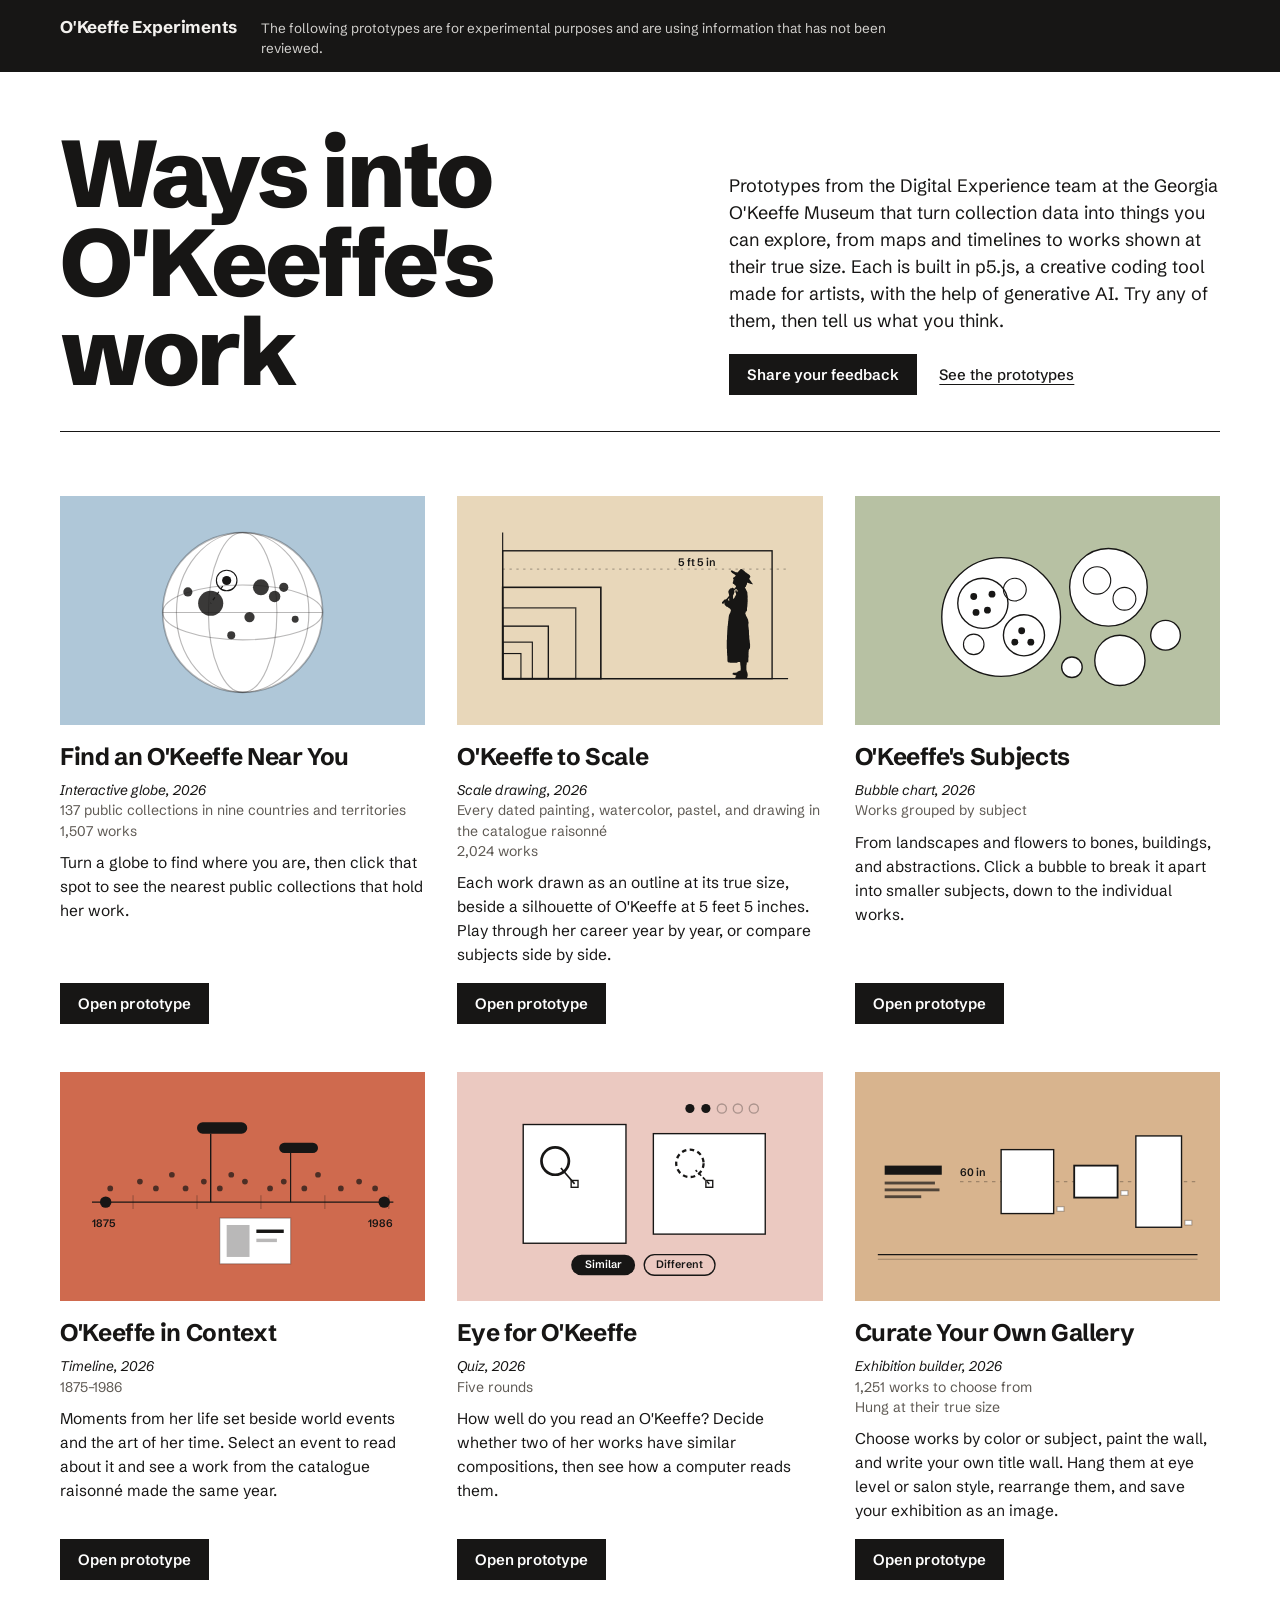
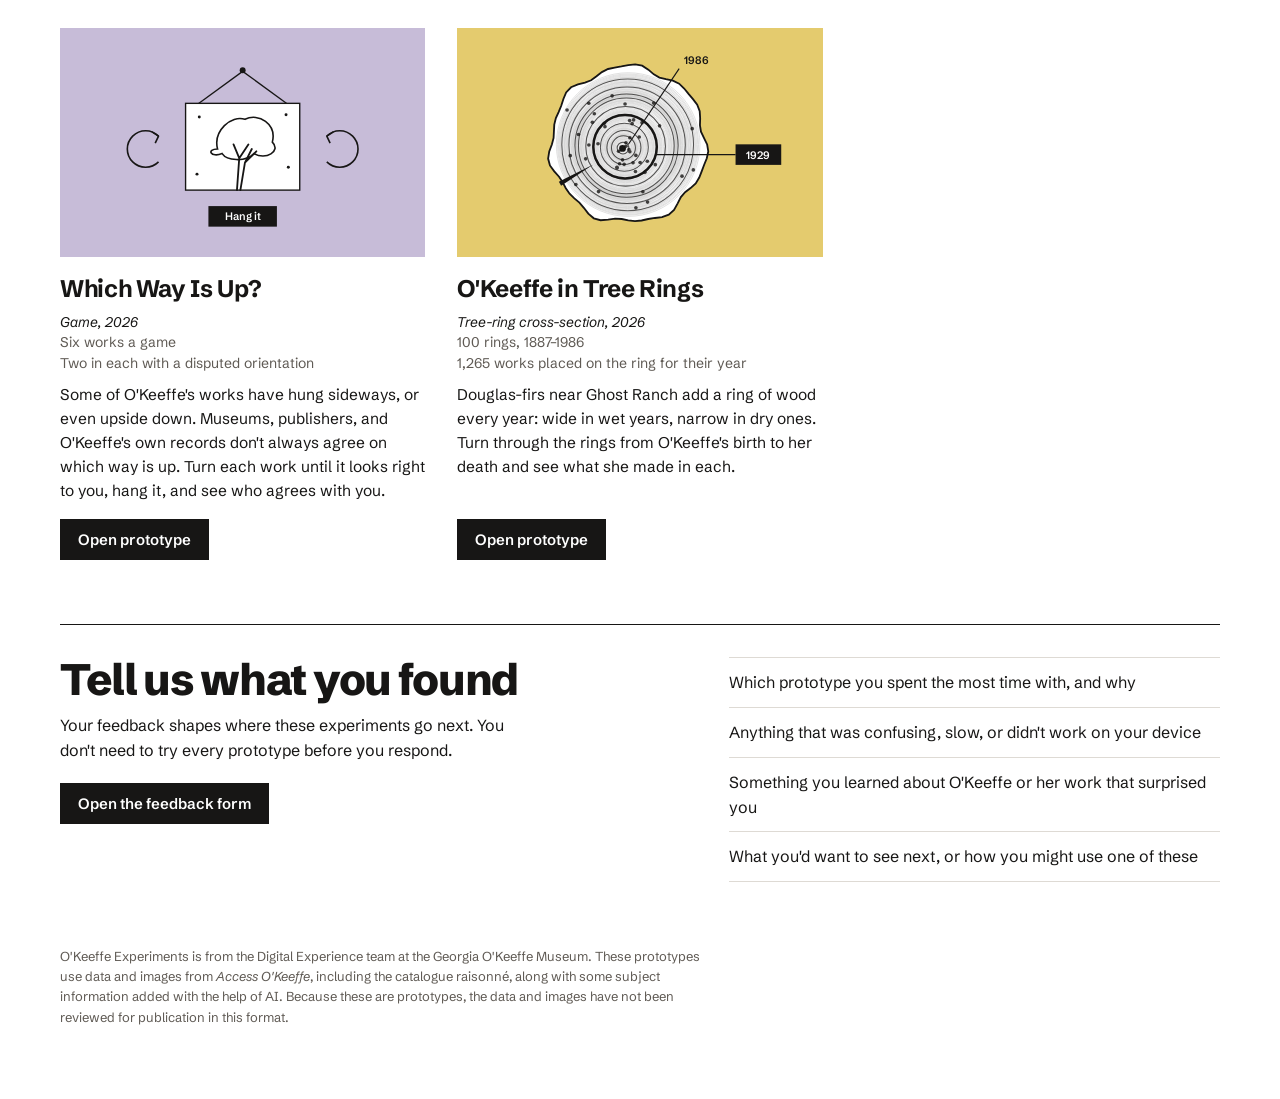
<file: landing-page/index.html>
<!doctype html>
<html lang="en"><head><meta charset="utf-8"><meta name="viewport" content="width=device-width,initial-scale=1,viewport-fit=cover">
<style>html,body{margin:0}</style>

<title>O'Keeffe Experiments</title>
<link rel="stylesheet" href="https://fonts.googleapis.com/css2?family=Schibsted+Grotesk:ital,wght@0,400;0,500;0,600;0,700;0,800;1,400&display=swap">
<style>
/* Layout: a gallery wall. Each prototype hangs as a flat color field with a museum wall label beneath it (title, medium line, extent). Three across, then two. */
:root {
  --bg: #FFFFFF;
  --fg: #171615;
  --muted: #5F5A54;
  --line: #DEDAD4;
  --btn: #171615;
  --btn-fg: #FFFFFF;
  --band: #171615;
  --band-fg: #F3F1EE;
  /* color fields, from her palette */
  --sky: #AFC7D8;
  --bone: #E8D7BA;
  --sage: #B7C1A3;
  --hill: #CF6A4E;
  --petal: #EBC9C1;
  --adobe: #D8B48E;
  --iris: #C7BCD8;
  --chamisa: #E4CB6E;
  --sans: "Schibsted Grotesk", "Helvetica Neue", Helvetica, Arial, sans-serif;
}
@media (prefers-color-scheme: dark) {
  :root:not([data-theme="light"]) {
    --bg: #141312; --fg: #EFEDEA; --muted: #A9A39C; --line: #2F2C29;
    --btn: #EFEDEA; --btn-fg: #141312; --band: #0A0A09; --band-fg: #F3F1EE;
    --sky: #93AFC3; --bone: #D6C3A3; --sage: #9FAA8B; --hill: #C25E43; --petal: #D9B3AA; --adobe: #C49E78; --iris: #ABA0C0; --chamisa: #CDB45A;
    color-scheme: dark;
  }
}
:root[data-theme="dark"] {
  --bg: #141312; --fg: #EFEDEA; --muted: #A9A39C; --line: #2F2C29;
  --btn: #EFEDEA; --btn-fg: #141312; --band: #0A0A09; --band-fg: #F3F1EE;
  --sky: #93AFC3; --bone: #D6C3A3; --sage: #9FAA8B; --hill: #C25E43; --petal: #D9B3AA; --adobe: #C49E78; --iris: #ABA0C0; --chamisa: #CDB45A;
  color-scheme: dark;
}

* { box-sizing: border-box; }
body { background: var(--bg); color: var(--fg); font-family: var(--sans); font-size: 16px; line-height: 1.55; }
a { color: inherit; }
:focus-visible { outline: 2px solid var(--fg); outline-offset: 3px; }

/* Lab banner */
.lab { background: var(--band); color: var(--band-fg); }
.lab-in { max-width: 1200px; margin: 0 auto; padding-inline: 20px; padding-block: 14px; display: flex; flex-wrap: wrap; align-items: baseline; gap: 6px 24px; }
.lab-brand { font-weight: 700; font-size: 17px; letter-spacing: -.01em; white-space: nowrap; }
.lab-note { font-size: 13.5px; line-height: 1.45; opacity: .85; max-width: 80ch; }

.wrap { max-width: 1200px; margin: 0 auto; padding-inline: 20px; padding-block: 56px 72px; display: grid; gap: 64px; }

/* Opening */
.intro { display: grid; grid-template-columns: minmax(0, 1.25fr) minmax(0, 1fr); gap: 24px 56px; align-items: end; border-bottom: 1px solid var(--fg); padding-bottom: 36px; }
@media (max-width: 820px) { .intro { grid-template-columns: 1fr; } }
h1 { margin: 0; font-weight: 800; font-size: clamp(44px, 7.4vw, 96px); line-height: .94; letter-spacing: -.035em; text-wrap: balance; }
.lede { margin: 0; font-size: 18px; line-height: 1.5; color: var(--fg); max-width: 46ch; }
.lede + .acts { margin-top: 20px; }
.intro-side { display: grid; gap: 0; }

/* Buttons and links */
.acts { display: flex; flex-wrap: wrap; align-items: center; gap: 12px 22px; }
.btn { display: inline-block; background: var(--btn); color: var(--btn-fg); text-decoration: none; font-weight: 600; font-size: 15px; line-height: 1; padding: 13px 18px; }
.btn:hover { opacity: .85; }
.link { font-weight: 500; font-size: 15px; text-decoration: underline; text-underline-offset: 4px; text-decoration-thickness: 1px; }
.link:hover { text-decoration-thickness: 2px; }

/* The wall: rows of three (two below 980 px, one below 640 px) */
.wall { display: grid; grid-template-columns: repeat(6, minmax(0, 1fr)); gap: 48px 32px; }
.work { display: grid; grid-template-rows: auto 1fr; gap: 18px; min-width: 0; }
.work.wide { grid-column: span 2; }
.work.half { grid-column: span 3; }
@media (max-width: 980px) { .work.wide, .work.half { grid-column: span 3; } .work:last-child:nth-child(odd) { grid-column: 1 / -1; } }
@media (max-width: 640px) { .wall { grid-template-columns: 1fr; gap: 44px; } .work.wide, .work.half, .work:last-child:nth-child(odd) { grid-column: auto; } }

.field { display: block; aspect-ratio: 16 / 10; max-width: 100%; overflow: hidden;
  --rule: rgba(23, 22, 21, .3); --ink2: #171615; --ink3: #171615; --g: #171615; --paper: #FFFFFF; --g-ink: #FFFFFF; }
.work.half .field { aspect-ratio: 16 / 8; }
.field svg { display: block; width: 100%; height: 100%; }
.f-sky { background: var(--sky); } .f-bone { background: var(--bone); } .f-sage { background: var(--sage); }
.f-hill { background: var(--hill); } .f-petal { background: var(--petal); } .f-adobe { background: var(--adobe); }
.f-iris { background: var(--iris); } .f-chamisa { background: var(--chamisa); }

.label { display: grid; grid-template-rows: auto auto 1fr auto; gap: 10px; min-width: 0; }
.label .acts { align-self: end; }
.label h3 { margin: 0; font-weight: 700; font-size: 24px; line-height: 1.15; letter-spacing: -.015em; text-wrap: balance; }
.label h3 a { text-decoration: none; }
.label h3 a:hover { text-decoration: underline; text-underline-offset: 4px; text-decoration-thickness: 2px; }
.tomb { margin: 0; display: grid; font-size: 14px; line-height: 1.45; color: var(--muted); }
.tomb span:first-child { font-style: italic; color: var(--fg); }
.desc { margin: 0; font-size: 15.5px; max-width: 60ch; }
.label .acts { margin-top: 6px; }

/* Drawing classes used inside the color fields */
.s-rule{stroke:var(--rule)} .s-ink3{stroke:var(--ink3)} .s-ink2{stroke:var(--ink2)} .s-g{stroke:var(--g)}
.f-paper{fill:var(--paper)} .f-g{fill:var(--g)} .f-ink2{fill:var(--ink2)} .f-ink3{fill:var(--ink3)} .f-rule{fill:var(--rule)} .f-none{fill:none}
.t-mono{font-family:var(--sans);font-size:9.5px;font-weight:600;fill:var(--ink3)} .t-on{fill:var(--g-ink)}
.field svg .turn, .field svg .roll { transform-box: fill-box; transform-origin: center; }
@media (prefers-reduced-motion: no-preference) {
  .work .field svg .spin { transition: transform .9s ease; }
  .work:hover .field svg .spin { transform: translateX(-14px); }
  .work .field svg .turn { transition: transform 1.1s ease; }
  .work:hover .field svg .turn { transform: rotate(180deg); }
  .work .field svg .roll { transition: transform 1.4s ease; }
  .work:hover .field svg .roll { transform: rotate(-50deg); }
}

/* Feedback */
.feedback { display: grid; grid-template-columns: minmax(0, 1.25fr) minmax(0, 1fr); gap: 24px 56px; border-top: 1px solid var(--fg); padding-top: 32px; }
@media (max-width: 820px) { .feedback { grid-template-columns: 1fr; } }
.feedback h2 { margin: 0 0 12px; font-weight: 800; font-size: clamp(30px, 4vw, 44px); line-height: 1; letter-spacing: -.03em; }
.feedback p { margin: 0 0 20px; max-width: 46ch; }
.asks { margin: 0; padding: 0; list-style: none; display: grid; border-top: 1px solid var(--line); }
.asks li { padding: 12px 0; border-bottom: 1px solid var(--line); }

.fine { margin: 0; font-size: 13px; color: var(--muted); max-width: 80ch; }
</style>

</head><body>
<div class="lab" role="note" aria-label="About these prototypes">
  <div class="lab-in">
    <div class="lab-brand">O'Keeffe Experiments</div>
    <div class="lab-note">The following prototypes are for experimental purposes and are using information that has not been reviewed.</div>
  </div>
</div>

<main class="wrap">
  <section class="intro">
    <h1>Ways into O'Keeffe's work</h1>
    <div class="intro-side">
      <p class="lede">Prototypes from the Digital Experience team at the Georgia O'Keeffe Museum that turn collection data into things you can explore, from maps and timelines to works shown at their true size. Each is built in p5.js, a creative coding tool made for artists, with the help of generative AI. Try any of them, then tell us what you think.</p>
      <div class="acts">
        <a class="btn" href="https://docs.google.com/forms/d/e/1FAIpQLSdsjmbq0M56niYfdl4N5c52cS8dOA0HCDvSLCFJTwfPspdQbg/viewform?usp=publish-editor" target="_blank" rel="noopener">Share your feedback</a>
        <a class="link" href="#prototypes">See the prototypes</a>
      </div>
    </div>
  </section>

  <section class="wall" id="prototypes" aria-label="Prototypes">
    <article class="work wide">
      <a class="field f-sky" href="https://ok-near-me-prototype.netlify.app/" target="_blank" rel="noopener" tabindex="-1" aria-hidden="true">
        <svg viewBox="0 0 320 180" aria-hidden="true" focusable="false">
          <circle cx="160" cy="92" r="70" class="f-paper s-rule" stroke-width="1.5"/>
          <ellipse cx="160" cy="92" rx="30" ry="70" class="f-none s-rule"/>
          <ellipse cx="160" cy="92" rx="58" ry="70" class="f-none s-rule"/>
          <ellipse cx="160" cy="92" rx="70" ry="24" class="f-none s-rule"/>
          <line x1="90" y1="92" x2="230" y2="92" class="s-rule"/>
          <g class="spin">
            <circle cx="132" cy="84" r="11" class="f-g" opacity=".85"/>
            <circle cx="176" cy="70" r="7" class="f-g" opacity=".85"/>
            <circle cx="188" cy="78" r="5" class="f-g" opacity=".85"/>
            <circle cx="196" cy="70" r="4" class="f-g" opacity=".85"/>
            <circle cx="166" cy="96" r="4.5" class="f-g" opacity=".85"/>
            <circle cx="112" cy="74" r="4" class="f-g" opacity=".85"/>
            <circle cx="150" cy="112" r="3.5" class="f-g" opacity=".85"/>
            <circle cx="206" cy="98" r="3" class="f-g" opacity=".85"/>
          </g>
          <circle cx="146" cy="64" r="4" class="f-ink2"/>
          <circle cx="146" cy="64" r="9" class="f-none s-ink2" stroke-width="1"/>
          <line x1="146" y1="64" x2="132" y2="84" class="s-ink2" stroke-dasharray="3 3"/>
        </svg>
      </a>
      <div class="label">
        <h3><a href="https://ok-near-me-prototype.netlify.app/" target="_blank" rel="noopener">Find an O'Keeffe Near You</a></h3>
        <p class="tomb"><span>Interactive globe, 2026</span><span>137 public collections in nine countries and territories</span><span>1,507 works</span></p>
        <p class="desc">Turn a globe to find where you are, then click that spot to see the nearest public collections that hold her work.</p>
        <div class="acts">
          <a class="btn" href="https://ok-near-me-prototype.netlify.app/" target="_blank" rel="noopener">Open prototype</a>
        </div>
      </div>
    </article>
    <article class="work wide">
      <a class="field f-bone" href="https://ok-scale-prototype.netlify.app/" target="_blank" rel="noopener" tabindex="-1" aria-hidden="true">
        <svg viewBox="0 0 320 180" aria-hidden="true" focusable="false">
          <line x1="40" y1="150" x2="290" y2="150" class="s-ink3"/>
          <line x1="40" y1="22" x2="40" y2="150" class="s-ink3"/>
          <line x1="40" y1="54" x2="290" y2="54" class="s-rule" stroke-dasharray="2 4"/>
          <rect x="40" y="38" width="236" height="112" class="f-none s-ink3" stroke-width="1.2"/>
          <rect x="40" y="70" width="86" height="80" class="f-none s-g" stroke-width="1.4"/>
          <rect x="40" y="88" width="64" height="62" class="f-none s-g" stroke-width="1.2" opacity=".8"/>
          <rect x="40" y="104" width="40" height="46" class="f-none s-ink2" stroke-width="1.2"/>
          <rect x="40" y="118" width="26" height="32" class="f-none s-g" stroke-width="1"/>
          <rect x="40" y="128" width="16" height="22" class="f-none s-ink2" stroke-width="1"/>
          <path class="f-ink3" fill-rule="evenodd" d="M249.3 54.0 L250.3 54.6 L250.3 54.7 L251.1 55.3 L251.5 55.5 L252.7 56.7 L253.3 57.0 L254.0 57.7 L255.4 58.6 L256.6 59.7 L256.9 60.3 L256.9 61.0 L256.3 61.8 L256.0 62.3 L256.1 62.5 L256.0 62.6 L257.6 64.9 L258.5 66.5 L259.3 67.1 L259.0 67.4 L258.5 67.4 L257.9 67.1 L257.5 67.1 L257.0 66.8 L256.6 66.8 L256.1 66.5 L255.7 66.5 L254.6 65.9 L254.2 65.9 L254.0 66.1 L254.0 67.3 L253.3 68.3 L253.3 68.9 L253.0 69.5 L252.1 70.1 L252.7 71.0 L254.3 74.4 L254.5 77.1 L254.6 77.3 L254.6 79.2 L254.5 79.3 L254.5 79.8 L254.6 79.9 L254.6 82.8 L254.5 82.9 L254.5 84.4 L254.3 84.6 L254.3 85.0 L254.5 85.1 L254.5 85.6 L254.3 85.8 L254.3 87.0 L254.2 87.1 L254.2 87.7 L254.0 87.8 L254.0 89.9 L253.9 90.1 L254.0 90.7 L253.5 91.1 L253.3 91.0 L253.0 91.1 L253.0 92.0 L252.6 92.2 L252.4 92.5 L252.6 92.6 L252.6 93.4 L252.9 93.7 L253.1 94.7 L254.3 96.9 L254.5 97.5 L254.8 97.8 L254.8 98.3 L255.0 98.4 L255.1 99.5 L255.2 99.6 L255.2 100.4 L255.4 100.5 L255.4 101.7 L255.2 101.9 L255.2 104.4 L255.4 104.5 L255.4 105.7 L255.5 105.9 L255.5 106.9 L255.7 107.1 L255.8 112.0 L256.0 112.1 L256.0 114.7 L256.1 114.8 L256.1 115.7 L256.3 115.9 L256.3 116.8 L256.4 116.9 L256.4 118.4 L256.6 118.5 L256.6 119.6 L256.7 119.7 L256.7 122.7 L256.6 122.9 L256.6 123.5 L256.1 123.9 L255.5 125.4 L255.5 126.4 L255.4 126.6 L255.4 129.0 L255.2 129.1 L255.4 129.4 L255.4 131.4 L255.2 131.5 L255.2 134.6 L255.1 134.8 L255.1 135.7 L255.0 135.8 L254.0 135.7 L253.8 136.0 L253.8 137.5 L253.6 137.6 L253.6 138.2 L253.5 138.4 L253.5 142.2 L253.6 142.4 L253.8 143.4 L254.3 144.5 L254.5 145.7 L254.6 145.8 L254.6 147.6 L254.2 148.7 L254.2 150.0 L244.2 150.0 L243.8 149.6 L243.8 148.8 L243.9 148.7 L243.9 148.4 L244.7 147.6 L244.4 147.3 L243.8 147.0 L243.5 147.0 L243.0 146.7 L241.4 146.4 L241.4 145.5 L241.5 145.2 L242.0 144.9 L243.3 144.9 L243.5 144.8 L244.1 144.8 L244.2 144.6 L245.3 144.5 L245.7 143.9 L246.3 143.6 L246.7 143.6 L247.5 143.1 L248.1 143.1 L248.4 142.7 L248.4 142.0 L248.5 141.8 L248.5 140.5 L248.4 140.3 L248.4 138.7 L248.2 138.5 L248.2 137.5 L248.1 137.3 L248.1 136.0 L247.8 135.5 L246.0 135.5 L245.4 136.0 L244.5 136.0 L244.4 136.1 L239.3 136.1 L238.9 135.8 L238.0 135.8 L237.2 135.5 L237.0 134.8 L236.9 134.6 L236.8 129.9 L236.6 129.7 L236.6 127.3 L236.5 127.2 L236.5 124.1 L236.3 123.9 L236.3 116.0 L236.5 115.9 L236.5 112.1 L236.6 112.0 L236.8 107.1 L236.9 106.9 L236.9 105.3 L237.0 105.1 L237.0 103.9 L237.2 103.8 L237.2 102.6 L237.4 102.4 L237.4 100.8 L237.5 100.7 L237.5 99.5 L237.7 99.3 L237.7 98.1 L237.8 98.0 L238.0 95.7 L238.1 95.6 L238.1 95.0 L238.2 94.9 L238.4 94.0 L239.6 91.6 L239.7 90.7 L239.9 90.5 L239.9 89.9 L239.7 89.8 L239.7 89.5 L239.0 88.6 L237.8 87.8 L237.4 87.4 L236.6 87.1 L236.2 87.1 L235.4 86.3 L235.3 86.3 L234.8 85.5 L234.5 85.1 L234.2 85.1 L234.2 84.9 L234.1 84.7 L234.1 84.3 L234.4 83.8 L234.4 83.5 L234.2 83.4 L233.9 83.4 L233.8 83.5 L233.3 84.6 L232.6 84.6 L232.6 84.1 L232.1 83.8 L232.1 83.1 L234.4 80.7 L235.3 80.7 L235.4 80.5 L235.7 80.5 L236.6 79.6 L236.6 79.5 L238.4 77.4 L238.2 76.1 L237.7 74.4 L237.7 73.5 L238.0 72.8 L238.2 72.6 L238.4 72.2 L239.4 71.1 L239.4 71.0 L239.9 70.7 L240.6 70.7 L241.1 70.4 L241.7 70.4 L242.4 71.0 L243.2 71.1 L243.6 70.7 L243.6 70.4 L243.9 70.1 L244.4 69.2 L244.4 68.9 L243.8 68.5 L243.6 68.2 L243.0 67.9 L243.2 67.7 L242.4 67.0 L242.1 67.0 L241.5 66.5 L241.5 65.8 L241.8 65.3 L241.8 64.7 L242.0 64.6 L242.1 63.4 L242.3 63.2 L242.3 63.0 L242.0 62.6 L241.7 61.9 L242.3 61.3 L243.3 60.7 L243.9 60.1 L244.1 59.5 L243.5 58.9 L241.1 57.4 L239.9 56.2 L239.9 55.5 L240.0 55.3 L240.8 55.2 L240.9 55.3 L241.7 55.5 L242.6 56.1 L242.9 56.1 L244.1 56.7 L244.7 56.7 L244.8 56.8 L245.6 57.0 L246.1 56.5 L248.5 54.0 Z M238.4 79.5 L238.2 79.5 L238.0 79.8 L238.0 79.9 L237.2 81.0 L237.7 81.4 L237.8 81.4 L238.2 82.0 L238.4 81.9 L238.4 79.9 L238.5 79.8 Z M244.8 71.4 L244.4 71.4 L244.1 71.6 L242.9 72.6 L242.9 73.7 L243.0 73.8 L243.0 74.6 L242.6 75.3 L242.4 76.1 L241.8 77.1 L241.8 79.8 L242.0 79.9 L242.3 79.9 L243.2 79.0 L243.2 78.6 L243.3 78.3 L243.6 78.1 L244.5 76.2 L244.4 75.3 L243.8 74.1 L243.8 73.1 L244.2 72.6 L244.8 72.6 L245.0 72.9 L245.0 73.5 L245.3 74.0 L245.6 73.8 L245.6 73.5 L245.9 73.2 L245.7 72.9 L245.7 72.5 L245.4 72.2 L245.3 72.3 L245.0 72.3 L245.0 71.6 Z"/>
          <text x="227" y="51" class="t-mono" text-anchor="end">5 ft 5 in</text>
        </svg>
      </a>
      <div class="label">
        <h3><a href="https://ok-scale-prototype.netlify.app/" target="_blank" rel="noopener">O'Keeffe to Scale</a></h3>
        <p class="tomb"><span>Scale drawing, 2026</span><span>Every dated painting, watercolor, pastel, and drawing in the catalogue raisonné</span><span>2,024 works</span></p>
        <p class="desc">Each work drawn as an outline at its true size, beside a silhouette of O'Keeffe at 5 feet 5 inches. Play through her career year by year, or compare subjects side by side.</p>
        <div class="acts">
          <a class="btn" href="https://ok-scale-prototype.netlify.app/" target="_blank" rel="noopener">Open prototype</a>
        </div>
      </div>
    </article>
    <article class="work wide">
      <a class="field f-sage" href="https://ok-subjects-prototype.netlify.app/" target="_blank" rel="noopener" tabindex="-1" aria-hidden="true">
        <svg viewBox="0 0 320 180" aria-hidden="true" focusable="false">
          <circle cx="128" cy="96" r="52" class="f-paper s-ink3" stroke-width="1.2"/>
          <circle cx="112" cy="84" r="22" class="f-none s-g" stroke-width="1.2"/>
          <circle cx="148" cy="112" r="18" class="f-none s-g" stroke-width="1.2"/>
          <circle cx="140" cy="72" r="10" class="f-none s-g"/>
          <circle cx="104" cy="120" r="9" class="f-none s-g"/>
          <g class="f-g">
            <circle cx="104" cy="78" r="3"/><circle cx="116" cy="90" r="3"/><circle cx="120" cy="76" r="3"/><circle cx="106" cy="92" r="3"/>
            <circle cx="146" cy="108" r="3"/><circle cx="154" cy="118" r="3"/><circle cx="140" cy="118" r="3"/>
          </g>
          <circle cx="222" cy="70" r="34" class="f-paper s-ink3" stroke-width="1.2"/>
          <circle cx="212" cy="64" r="12" class="f-none s-ink2"/>
          <circle cx="236" cy="80" r="10" class="f-none s-ink2"/>
          <circle cx="232" cy="134" r="22" class="f-paper s-ink3" stroke-width="1.2"/>
          <circle cx="272" cy="112" r="13" class="f-paper s-ink3" stroke-width="1.2"/>
          <circle cx="190" cy="140" r="9" class="f-paper s-ink3" stroke-width="1.2"/>
        </svg>
      </a>
      <div class="label">
        <h3><a href="https://ok-subjects-prototype.netlify.app/" target="_blank" rel="noopener">O'Keeffe's Subjects</a></h3>
        <p class="tomb"><span>Bubble chart, 2026</span><span>Works grouped by subject</span></p>
        <p class="desc">From landscapes and flowers to bones, buildings, and abstractions. Click a bubble to break it apart into smaller subjects, down to the individual works.</p>
        <div class="acts">
          <a class="btn" href="https://ok-subjects-prototype.netlify.app/" target="_blank" rel="noopener">Open prototype</a>
        </div>
      </div>
    </article>
    <article class="work wide">
      <a class="field f-hill" href="https://gok-in-context-prototype.netlify.app/" target="_blank" rel="noopener" tabindex="-1" aria-hidden="true">
        <svg viewBox="0 0 320 180" aria-hidden="true" focusable="false">
          <line x1="28" y1="104" x2="292" y2="104" class="s-ink3" stroke-width="1.2"/>
          <g class="s-rule"><line x1="64" y1="98" x2="64" y2="110"/><line x1="120" y1="98" x2="120" y2="110"/><line x1="176" y1="98" x2="176" y2="110"/><line x1="232" y1="98" x2="232" y2="110"/><line x1="288" y1="98" x2="288" y2="110"/></g>
          <g class="f-ink3" opacity=".7">
            <circle cx="44" cy="92" r="2.5"/><circle cx="70" cy="86" r="2.5"/><circle cx="84" cy="92" r="2.5"/><circle cx="98" cy="80" r="2.5"/><circle cx="110" cy="92" r="2.5"/>
            <circle cx="126" cy="86" r="2.5"/><circle cx="140" cy="92" r="2.5"/><circle cx="150" cy="80" r="2.5"/><circle cx="162" cy="86" r="2.5"/><circle cx="184" cy="92" r="2.5"/>
            <circle cx="196" cy="86" r="2.5"/><circle cx="214" cy="92" r="2.5"/><circle cx="226" cy="80" r="2.5"/><circle cx="246" cy="92" r="2.5"/><circle cx="262" cy="86" r="2.5"/><circle cx="276" cy="92" r="2.5"/>
          </g>
          <g class="f-g"><circle cx="40" cy="104" r="5"/><circle cx="284" cy="104" r="5"/></g>
          <line x1="132" y1="104" x2="132" y2="44" class="s-g" stroke-width="1.2"/>
          <rect x="120" y="34" width="44" height="10" rx="5" class="f-g"/>
          <line x1="202" y1="104" x2="202" y2="60" class="s-ink2"/>
          <rect x="192" y="52" width="34" height="9" rx="4.5" class="f-ink2"/>
          <rect x="140" y="118" width="62" height="40" class="f-paper s-rule"/>
          <rect x="146" y="124" width="20" height="28" class="f-rule"/>
          <rect x="172" y="128" width="24" height="3" class="f-ink3"/>
          <rect x="172" y="136" width="18" height="3" class="f-rule"/>
          <text x="28" y="126" class="t-mono">1875</text>
          <text x="270" y="126" class="t-mono">1986</text>
        </svg>
      </a>
      <div class="label">
        <h3><a href="https://gok-in-context-prototype.netlify.app/" target="_blank" rel="noopener">O'Keeffe in Context</a></h3>
        <p class="tomb"><span>Timeline, 2026</span><span>1875–1986</span></p>
        <p class="desc">Moments from her life set beside world events and the art of her time. Select an event to read about it and see a work from the catalogue raisonné made the same year.</p>
        <div class="acts">
          <a class="btn" href="https://gok-in-context-prototype.netlify.app/" target="_blank" rel="noopener">Open prototype</a>
        </div>
      </div>
    </article>
    <article class="work wide">
      <a class="field f-petal" href="https://eye-for-okeeffe-prototype.netlify.app/" target="_blank" rel="noopener" tabindex="-1" aria-hidden="true">
        <svg viewBox="0 0 320 180" aria-hidden="true" focusable="false">
          <g class="f-none s-rule" stroke-width="1.2"><circle cx="232" cy="22" r="4"/><circle cx="246" cy="22" r="4"/><circle cx="260" cy="22" r="4"/></g>
          <circle cx="204" cy="22" r="4" class="f-g"/><circle cx="218" cy="22" r="4" class="f-g"/>
          <rect x="58" y="36" width="90" height="104" class="f-paper s-ink3" stroke-width="1.2"/>
          <rect x="172" y="44" width="98" height="88" class="f-paper s-ink3" stroke-width="1.2"/>
          <line x1="103" y1="88" x2="91" y2="74" class="s-ink2" stroke-width="1.4"/>
          <rect x="100" y="85" width="6" height="6" class="f-none s-ink2" stroke-width="1.2"/>
          <circle cx="86" cy="68" r="12" class="f-none s-g" stroke-width="2.4"/>
          <line x1="221" y1="88" x2="209" y2="76" class="s-ink2" stroke-width="1.4" stroke-dasharray="3 2"/>
          <rect x="218" y="85" width="6" height="6" class="f-none s-ink2" stroke-width="1.2"/>
          <circle cx="204" cy="70" r="12" class="f-none s-ink2" stroke-width="2" stroke-dasharray="4 3"/>
          <rect x="100" y="150" width="56" height="18" rx="9" class="f-g"/>
          <text x="128" y="162" class="t-mono t-on" text-anchor="middle">Similar</text>
          <rect x="164" y="150" width="62" height="18" rx="9" class="f-none s-ink3" stroke-width="1.2"/>
          <text x="195" y="162" class="t-mono" text-anchor="middle">Different</text>
        </svg>
      </a>
      <div class="label">
        <h3><a href="https://eye-for-okeeffe-prototype.netlify.app/" target="_blank" rel="noopener">Eye for O'Keeffe</a></h3>
        <p class="tomb"><span>Quiz, 2026</span><span>Five rounds</span></p>
        <p class="desc">How well do you read an O'Keeffe? Decide whether two of her works have similar compositions, then see how a computer reads them.</p>
        <div class="acts">
          <a class="btn" href="https://eye-for-okeeffe-prototype.netlify.app/" target="_blank" rel="noopener">Open prototype</a>
        </div>
      </div>
    </article>
    <article class="work wide">
      <a class="field f-adobe" href="https://ok-gallery-prototype.netlify.app/" target="_blank" rel="noopener" tabindex="-1" aria-hidden="true">
        <svg viewBox="0 0 320 180" aria-hidden="true" focusable="false">
          <line x1="20" y1="150" x2="300" y2="150" class="s-ink3" stroke-width="1.2"/>
          <line x1="20" y1="154" x2="300" y2="154" class="s-rule"/>
          <line x1="92" y1="86" x2="300" y2="86" class="s-rule" stroke-dasharray="3 4"/>
          <text x="92" y="81" class="t-mono">60 in</text>
          <rect x="26" y="72" width="50" height="8" class="f-ink2"/>
          <rect x="26" y="86" width="44" height="2.5" class="f-ink3" opacity=".7"/>
          <rect x="26" y="92" width="48" height="2.5" class="f-ink3" opacity=".7"/>
          <rect x="26" y="98" width="32" height="2.5" class="f-ink3" opacity=".7"/>
          <rect x="128" y="58" width="46" height="56" class="f-paper s-ink3" stroke-width="1.2"/>
          <rect x="177" y="108" width="6" height="4" class="f-paper s-rule"/>
          <g class="spin">
            <rect x="192" y="72" width="38" height="28" class="f-paper s-g" stroke-width="1.6"/>
            <rect x="233" y="94" width="6" height="4" class="f-paper s-rule"/>
          </g>
          <rect x="246" y="46" width="40" height="80" class="f-paper s-ink3" stroke-width="1.2"/>
          <rect x="289" y="120" width="6" height="4" class="f-paper s-rule"/>
        </svg>
      </a>
      <div class="label">
        <h3><a href="https://ok-gallery-prototype.netlify.app/" target="_blank" rel="noopener">Curate Your Own Gallery</a></h3>
        <p class="tomb"><span>Exhibition builder, 2026</span><span>1,251 works to choose from</span><span>Hung at their true size</span></p>
        <p class="desc">Choose works by color or subject, paint the wall, and write your own title wall. Hang them at eye level or salon style, rearrange them, and save your exhibition as an image.</p>
        <div class="acts">
          <a class="btn" href="https://ok-gallery-prototype.netlify.app/" target="_blank" rel="noopener">Open prototype</a>
        </div>
      </div>
    </article>
    <article class="work wide">
      <a class="field f-iris" href="https://ok-which-way-up-prototype.netlify.app/" target="_blank" rel="noopener" tabindex="-1" aria-hidden="true">
        <svg viewBox="0 0 320 180" aria-hidden="true" focusable="false">
          <!-- nail and hanging wire -->
          <line x1="160" y1="28" x2="116" y2="60" class="s-ink3" stroke-width="1.1"/>
          <line x1="160" y1="28" x2="204" y2="60" class="s-ink3" stroke-width="1.1"/>
          <circle cx="160" cy="27" r="2.6" class="f-ink2"/>
          <!-- the work: a tree that turns upside down on hover -->
          <g class="turn">
            <rect x="110" y="56" width="100" height="76" class="f-paper s-ink3" stroke-width="1.2"/>
            <path d="M155 132 L157 104 L152 92 M157 104 L165 92 M158 132 L162 108 L172 98 M162 108 L168 96" class="f-none s-g" stroke-width="1.6" stroke-linecap="round" stroke-linejoin="round"/>
            <path d="M138 96 C134 80 150 66 162 70 C174 64 190 74 186 90 C194 98 180 106 170 100 C162 108 146 106 142 100 C132 104 128 96 138 96 Z" class="f-none s-g" stroke-width="1.4"/>
            <g class="f-ink3"><circle cx="122" cy="68" r="1.3"/><circle cx="198" cy="66" r="1.3"/><circle cx="200" cy="112" r="1.3"/><circle cx="120" cy="118" r="1.3"/></g>
          </g>
          <!-- turn left / turn right -->
          <path d="M86.3 84.7 A16 16 0 1 0 86.3 107.3" class="f-none s-ink2" stroke-width="1.4"/>
          <polyline points="80.5,81 86.3,84.7 83.4,90.9" class="f-none s-ink2" stroke-width="1.4" stroke-linejoin="round"/>
          <path d="M233.7 84.7 A16 16 0 1 1 233.7 107.3" class="f-none s-ink2" stroke-width="1.4"/>
          <polyline points="239.5,81 233.7,84.7 236.6,90.9" class="f-none s-ink2" stroke-width="1.4" stroke-linejoin="round"/>
          <!-- Hang it -->
          <rect x="130" y="146" width="60" height="18" class="f-g"/>
          <text x="160" y="158" class="t-mono t-on" text-anchor="middle">Hang it</text>
        </svg>
      </a>
      <div class="label">
        <h3><a href="https://ok-which-way-up-prototype.netlify.app/" target="_blank" rel="noopener">Which Way Is Up?</a></h3>
        <p class="tomb"><span>Game, 2026</span><span>Six works a game</span><span>Two in each with a disputed orientation</span></p>
        <p class="desc">Some of O'Keeffe's works have hung sideways, or even upside down. Museums, publishers, and O'Keeffe's own records don't always agree on which way is up. Turn each work until it looks right to you, hang it, and see who agrees with you.</p>
        <div class="acts">
          <a class="btn" href="https://ok-which-way-up-prototype.netlify.app/" target="_blank" rel="noopener">Open prototype</a>
        </div>
      </div>
    </article>
    <article class="work wide">
      <a class="field f-chamisa" href="https://ok-tree-rings-prototype.netlify.app/" target="_blank" rel="noopener" tabindex="-1" aria-hidden="true">
        <svg viewBox="0 0 320 180" aria-hidden="true" focusable="false">
          <g class="roll"><polygon points="219.1,92.0 220.1,98.1 218.8,104.1 216.5,109.8 214.4,115.4 212.2,121.0 209.1,126.1 204.6,130.2 199.8,133.8 196.1,138.1 193.3,143.6 190.1,149.3 185.5,153.5 179.6,155.6 173.4,156.4 167.5,157.3 161.7,158.6 155.9,159.2 150.0,158.5 144.3,157.3 138.5,157.0 132.4,157.9 125.8,158.4 119.8,156.7 115.0,152.6 111.1,147.5 107.2,143.0 102.8,139.2 98.6,135.1 95.3,130.3 92.6,125.2 89.4,120.3 85.2,115.6 81.4,110.4 79.8,104.4 80.8,98.1 83.1,92.0 84.6,86.3 84.9,80.5 85.2,74.6 86.6,68.9 89.0,63.6 91.3,58.1 93.2,52.2 95.6,46.4 99.9,41.9 105.9,39.4 112.1,37.9 117.5,35.8 122.2,32.3 126.9,28.6 132.3,25.9 138.1,24.7 144.0,23.7 150.0,22.5 156.1,21.8 162.2,23.0 167.6,26.5 172.4,30.6 177.3,33.4 183.0,34.8 189.1,36.1 194.6,38.8 199.0,43.0 202.8,47.7 206.7,52.3 210.4,57.2 212.6,62.8 213.0,69.1 212.8,75.2 213.7,80.8 216.3,86.2" class="f-paper s-ink3" stroke-width="1.6"/><g class="f-none s-ink3" stroke-width=".5" opacity=".22"><circle cx="145.3" cy="95.3" r="3.5"/><circle cx="145.3" cy="95.3" r="4.4"/><circle cx="145.4" cy="95.2" r="5.1"/><circle cx="145.4" cy="95.2" r="5.6"/><circle cx="145.5" cy="95.2" r="6.3"/><circle cx="145.6" cy="95.1" r="7.1"/><circle cx="145.6" cy="95.1" r="7.6"/><circle cx="145.6" cy="95.1" r="8.1"/><circle cx="145.7" cy="95.0" r="8.8"/><circle cx="145.7" cy="95.0" r="9.0"/><circle cx="145.8" cy="95.0" r="9.8"/><circle cx="145.8" cy="94.9" r="10.4"/><circle cx="145.8" cy="94.9" r="10.5"/><circle cx="145.8" cy="94.9" r="10.7"/><circle cx="145.9" cy="94.9" r="11.1"/><circle cx="145.9" cy="94.9" r="11.2"/><circle cx="145.9" cy="94.9" r="11.7"/><circle cx="145.9" cy="94.8" r="11.9"/><circle cx="146.0" cy="94.8" r="12.4"/><circle cx="146.0" cy="94.8" r="13.1"/><circle cx="146.1" cy="94.7" r="13.9"/><circle cx="146.1" cy="94.7" r="14.5"/><circle cx="146.2" cy="94.7" r="14.9"/><circle cx="146.2" cy="94.7" r="15.3"/><circle cx="146.2" cy="94.6" r="15.8"/><circle cx="146.3" cy="94.6" r="16.5"/><circle cx="146.3" cy="94.6" r="16.8"/><circle cx="146.4" cy="94.5" r="17.4"/><circle cx="146.4" cy="94.5" r="18.3"/><circle cx="146.5" cy="94.5" r="19.0"/><circle cx="146.5" cy="94.4" r="19.6"/><circle cx="146.6" cy="94.4" r="20.1"/><circle cx="146.6" cy="94.4" r="21.0"/><circle cx="146.7" cy="94.3" r="22.3"/><circle cx="146.8" cy="94.2" r="23.1"/><circle cx="146.9" cy="94.2" r="23.9"/><circle cx="146.9" cy="94.2" r="24.5"/><circle cx="147.0" cy="94.1" r="25.2"/><circle cx="147.0" cy="94.1" r="25.6"/><circle cx="147.1" cy="94.1" r="26.4"/><circle cx="147.1" cy="94.0" r="27.1"/><circle cx="147.2" cy="94.0" r="27.7"/><circle cx="147.2" cy="94.0" r="28.0"/><circle cx="147.2" cy="93.9" r="28.7"/><circle cx="147.3" cy="93.9" r="29.1"/><circle cx="147.3" cy="93.9" r="29.9"/><circle cx="147.4" cy="93.8" r="30.4"/><circle cx="147.4" cy="93.8" r="31.0"/><circle cx="147.5" cy="93.8" r="31.7"/><circle cx="147.5" cy="93.7" r="32.4"/><circle cx="147.6" cy="93.7" r="33.4"/><circle cx="147.7" cy="93.6" r="34.3"/><circle cx="147.7" cy="93.6" r="34.9"/><circle cx="147.8" cy="93.6" r="35.5"/><circle cx="147.8" cy="93.5" r="36.4"/><circle cx="147.9" cy="93.5" r="37.4"/><circle cx="148.0" cy="93.4" r="38.0"/><circle cx="148.0" cy="93.4" r="38.7"/><circle cx="148.1" cy="93.3" r="39.4"/><circle cx="148.1" cy="93.3" r="39.8"/><circle cx="148.2" cy="93.3" r="40.3"/><circle cx="148.2" cy="93.3" r="41.1"/><circle cx="148.3" cy="93.2" r="41.9"/><circle cx="148.3" cy="93.2" r="42.3"/><circle cx="148.3" cy="93.2" r="42.6"/><circle cx="148.4" cy="93.1" r="43.0"/><circle cx="148.4" cy="93.1" r="43.3"/><circle cx="148.4" cy="93.1" r="43.7"/><circle cx="148.4" cy="93.1" r="43.9"/><circle cx="148.4" cy="93.1" r="44.1"/><circle cx="148.5" cy="93.1" r="44.4"/><circle cx="148.5" cy="93.0" r="44.9"/><circle cx="148.5" cy="93.0" r="45.2"/><circle cx="148.6" cy="93.0" r="45.6"/><circle cx="148.6" cy="93.0" r="46.1"/><circle cx="148.6" cy="92.9" r="46.7"/><circle cx="148.7" cy="92.9" r="47.2"/><circle cx="148.7" cy="92.9" r="47.5"/><circle cx="148.8" cy="92.9" r="48.1"/><circle cx="148.8" cy="92.8" r="48.8"/><circle cx="148.9" cy="92.8" r="49.3"/><circle cx="148.9" cy="92.8" r="50.3"/><circle cx="149.0" cy="92.7" r="51.0"/><circle cx="149.0" cy="92.7" r="51.8"/><circle cx="149.1" cy="92.7" r="52.1"/><circle cx="149.1" cy="92.6" r="52.6"/><circle cx="149.2" cy="92.6" r="53.4"/><circle cx="149.2" cy="92.5" r="54.0"/><circle cx="149.3" cy="92.5" r="54.8"/><circle cx="149.3" cy="92.5" r="55.3"/><circle cx="149.4" cy="92.4" r="55.8"/><circle cx="149.4" cy="92.4" r="56.7"/><circle cx="149.5" cy="92.3" r="57.7"/><circle cx="149.6" cy="92.3" r="58.7"/><circle cx="149.6" cy="92.3" r="59.2"/><circle cx="149.7" cy="92.2" r="60.1"/><circle cx="149.8" cy="92.2" r="61.0"/><circle cx="149.8" cy="92.1" r="61.8"/><circle cx="149.9" cy="92.1" r="62.9"/></g><g class="f-none s-ink3" stroke-width=".9" opacity=".7"><circle cx="145.4" cy="95.2" r="5.1"/><circle cx="145.8" cy="94.9" r="10.5"/><circle cx="146.2" cy="94.7" r="14.9"/><circle cx="146.6" cy="94.4" r="21.0"/><circle cx="147.2" cy="94.0" r="28.0"/><circle cx="147.7" cy="93.6" r="34.9"/><circle cx="148.3" cy="93.2" r="41.9"/><circle cx="148.5" cy="93.0" r="45.2"/><circle cx="149.0" cy="92.7" r="51.0"/><circle cx="149.5" cy="92.3" r="57.7"/></g><circle cx="147.2" cy="94.0" r="27.8" class="f-none s-g" stroke-width="2.2"/><circle cx="145.0" cy="95.5" r="3" class="f-ink2"/><polygon points="91.2,128.2 89.2,124.6 119.5,109.5" class="f-ink2"/><g class="f-ink3" opacity=".8"><circle cx="140.2" cy="112.7" r="1.6"/><circle cx="104.1" cy="127.1" r="1.6"/><circle cx="156.7" cy="101.6" r="1.6"/><circle cx="141.5" cy="98.0" r="1.6"/><circle cx="154.7" cy="70.5" r="1.6"/><circle cx="207.0" cy="114.3" r="1.6"/><circle cx="106.4" cy="83.3" r="1.6"/><circle cx="151.2" cy="71.1" r="1.6"/><circle cx="145.0" cy="105.5" r="1.6"/><circle cx="148.0" cy="90.5" r="1.6"/><circle cx="153.4" cy="73.8" r="1.6"/><circle cx="154.2" cy="108.0" r="1.6"/><circle cx="129.6" cy="76.4" r="1.6"/><circle cx="206.0" cy="78.2" r="1.6"/><circle cx="173.7" cy="109.7" r="1.6"/><circle cx="124.0" cy="133.3" r="1.6"/><circle cx="115.5" cy="92.5" r="1.6"/><circle cx="146.4" cy="109.4" r="1.6"/><circle cx="166.7" cy="106.7" r="1.6"/><circle cx="172.3" cy="55.8" r="1.6"/><circle cx="148.0" cy="93.6" r="1.6"/><circle cx="135.9" cy="49.4" r="1.6"/><circle cx="162.1" cy="72.9" r="1.6"/><circle cx="162.8" cy="133.4" r="1.6"/><circle cx="118.6" cy="72.6" r="1.6"/><circle cx="112.7" cy="104.6" r="1.6"/><circle cx="140.1" cy="112.0" r="1.6"/><circle cx="151.4" cy="98.4" r="1.6"/><circle cx="120.3" cy="65.1" r="1.6"/><circle cx="123.5" cy="91.4" r="1.6"/><circle cx="99.2" cy="101.8" r="1.6"/><circle cx="164.6" cy="116.4" r="1.6"/><circle cx="166.9" cy="142.5" r="1.6"/><circle cx="177.4" cy="75.7" r="1.6"/><circle cx="115.4" cy="55.9" r="1.6"/><circle cx="156.3" cy="115.7" r="1.6"/><circle cx="147.2" cy="56.6" r="1.6"/><circle cx="129.0" cy="73.5" r="1.6"/><circle cx="159.6" cy="85.5" r="1.6"/><circle cx="151.4" cy="86.1" r="1.6"/><circle cx="156.7" cy="147.5" r="1.6"/><circle cx="96.4" cy="61.8" r="1.6"/><circle cx="160.4" cy="107.8" r="1.6"/><circle cx="142.4" cy="108.9" r="1.6"/><circle cx="150.6" cy="96.6" r="1.6"/><circle cx="197.1" cy="119.8" r="1.6"/></g></g>
          <line x1="150.0" y1="92.0" x2="194.6" y2="25.6" class="s-ink2" stroke-width="1"/>
          <text x="198.7" y="21.9" class="t-mono">1986</text>
          <line x1="174.2" y1="100.9" x2="244" y2="100.9" class="s-g" stroke-width="1.2"/>
          <rect x="244" y="91.9" width="40" height="18" class="f-g"/><text x="264" y="104.4" class="t-mono t-on" text-anchor="middle">1929</text>
        </svg>
      </a>
      <div class="label">
        <h3><a href="https://ok-tree-rings-prototype.netlify.app/" target="_blank" rel="noopener">O'Keeffe in Tree Rings</a></h3>
        <p class="tomb"><span>Tree-ring cross-section, 2026</span><span>100 rings, 1887–1986</span><span>1,265 works placed on the ring for their year</span></p>
        <p class="desc">Douglas-firs near Ghost Ranch add a ring of wood every year: wide in wet years, narrow in dry ones. Turn through the rings from O'Keeffe's birth to her death and see what she made in each.</p>
        <div class="acts">
          <a class="btn" href="https://ok-tree-rings-prototype.netlify.app/" target="_blank" rel="noopener">Open prototype</a>
        </div>
      </div>
    </article>
  </section>

  <section class="feedback" aria-labelledby="fb-h">
    <div>
      <h2 id="fb-h">Tell us what you found</h2>
      <p>Your feedback shapes where these experiments go next. You don't need to try every prototype before you respond.</p>
      <a class="btn" href="https://docs.google.com/forms/d/e/1FAIpQLSdsjmbq0M56niYfdl4N5c52cS8dOA0HCDvSLCFJTwfPspdQbg/viewform?usp=publish-editor" target="_blank" rel="noopener">Open the feedback form</a>
    </div>
    <ul class="asks" aria-label="Things we'd love to hear about">
      <li>Which prototype you spent the most time with, and why</li>
      <li>Anything that was confusing, slow, or didn't work on your device</li>
      <li>Something you learned about O'Keeffe or her work that surprised you</li>
      <li>What you'd want to see next, or how you might use one of these</li>
    </ul>
  </section>

  <p class="fine">O'Keeffe Experiments is from the Digital Experience team at the Georgia O'Keeffe Museum. These prototypes use data and images from <em>Access O'Keeffe</em>, including the catalogue raisonné, along with some subject information added with the help of AI. Because these are prototypes, the data and images have not been reviewed for publication in this format.</p>
</main>
</body></html>
</file>
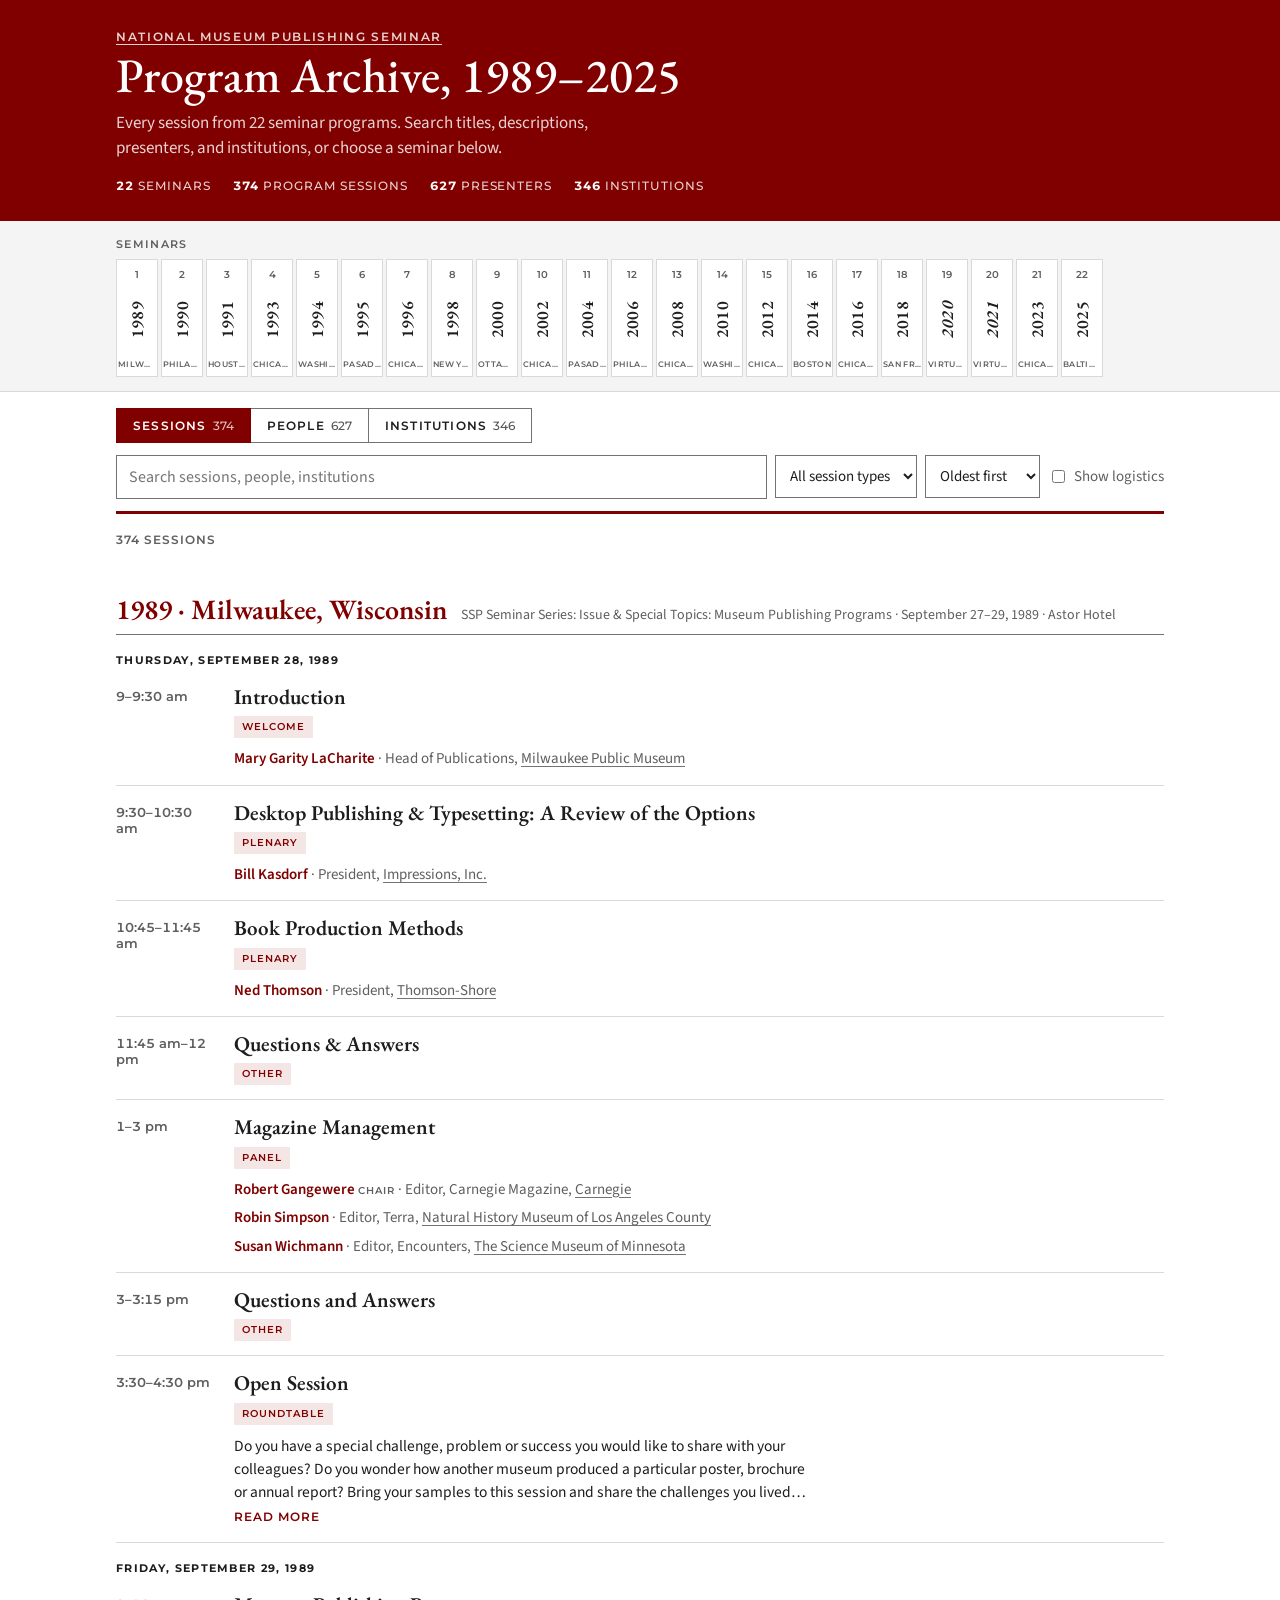
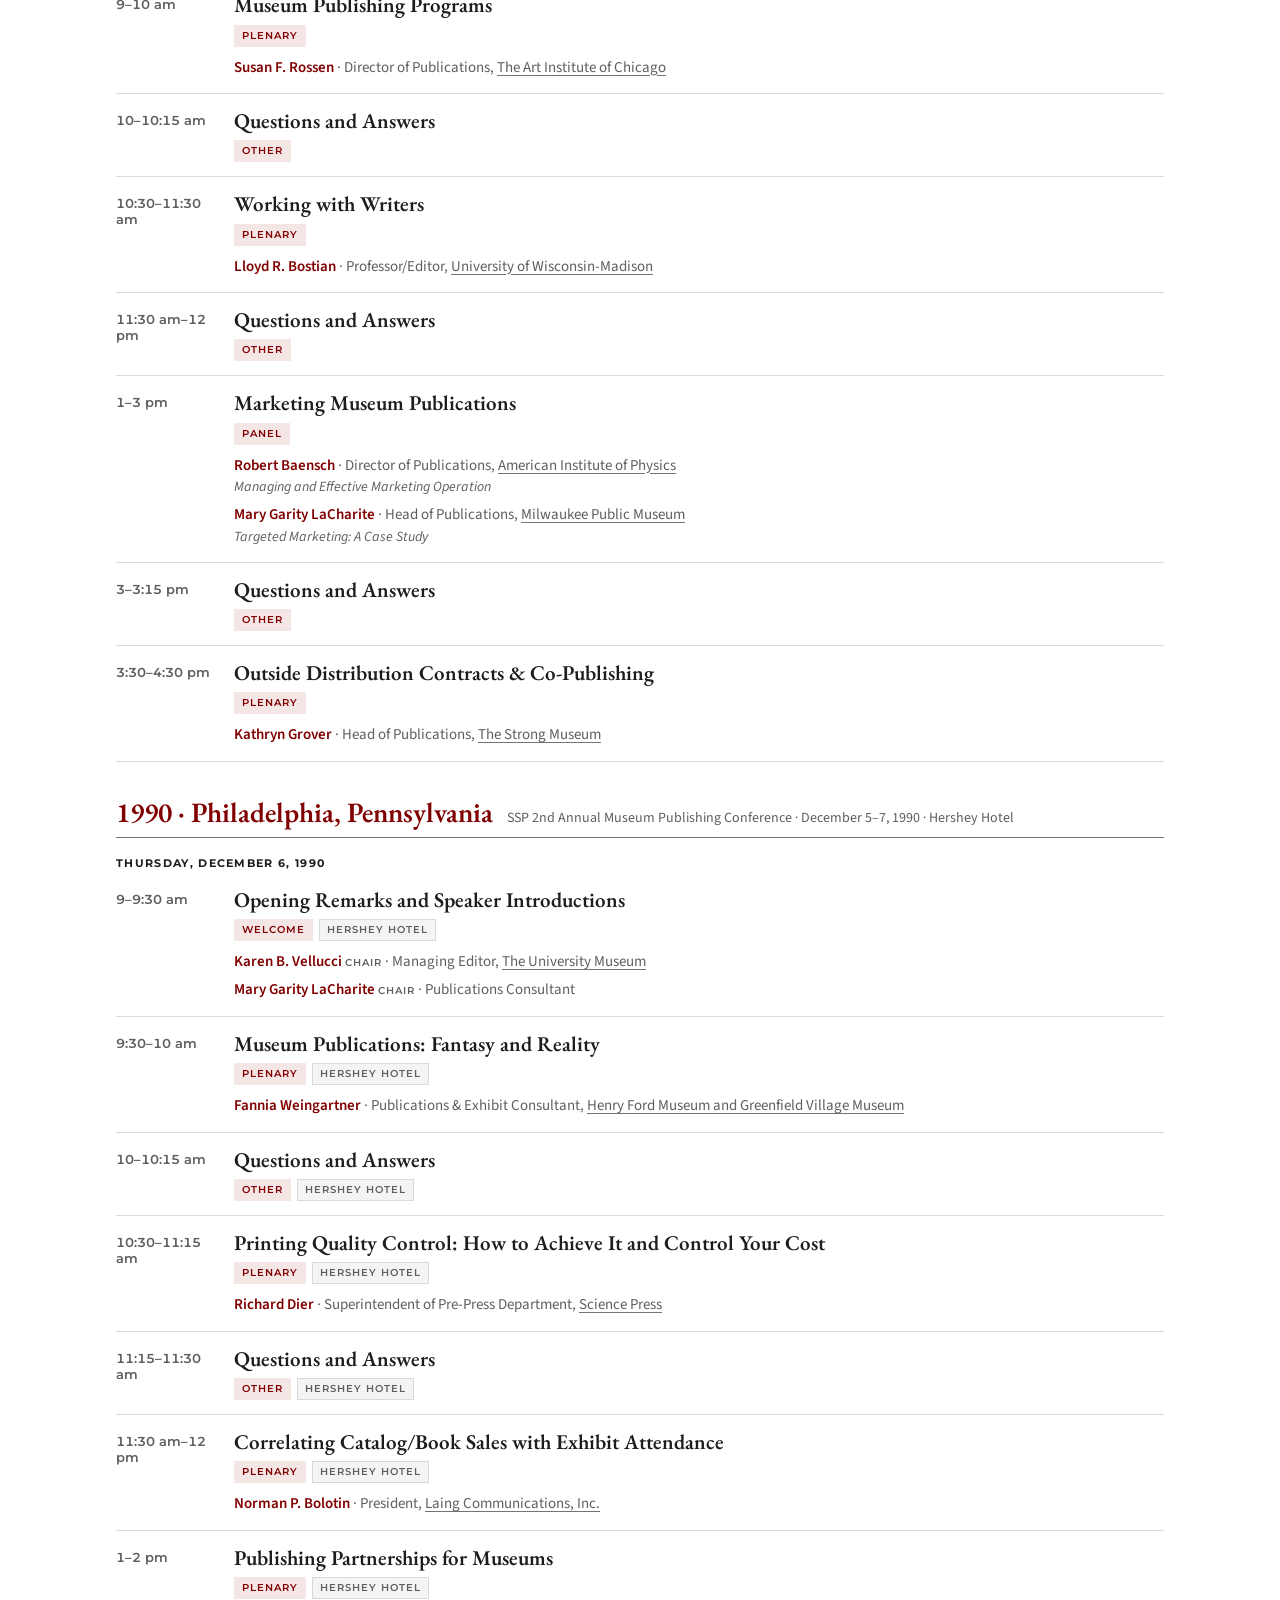
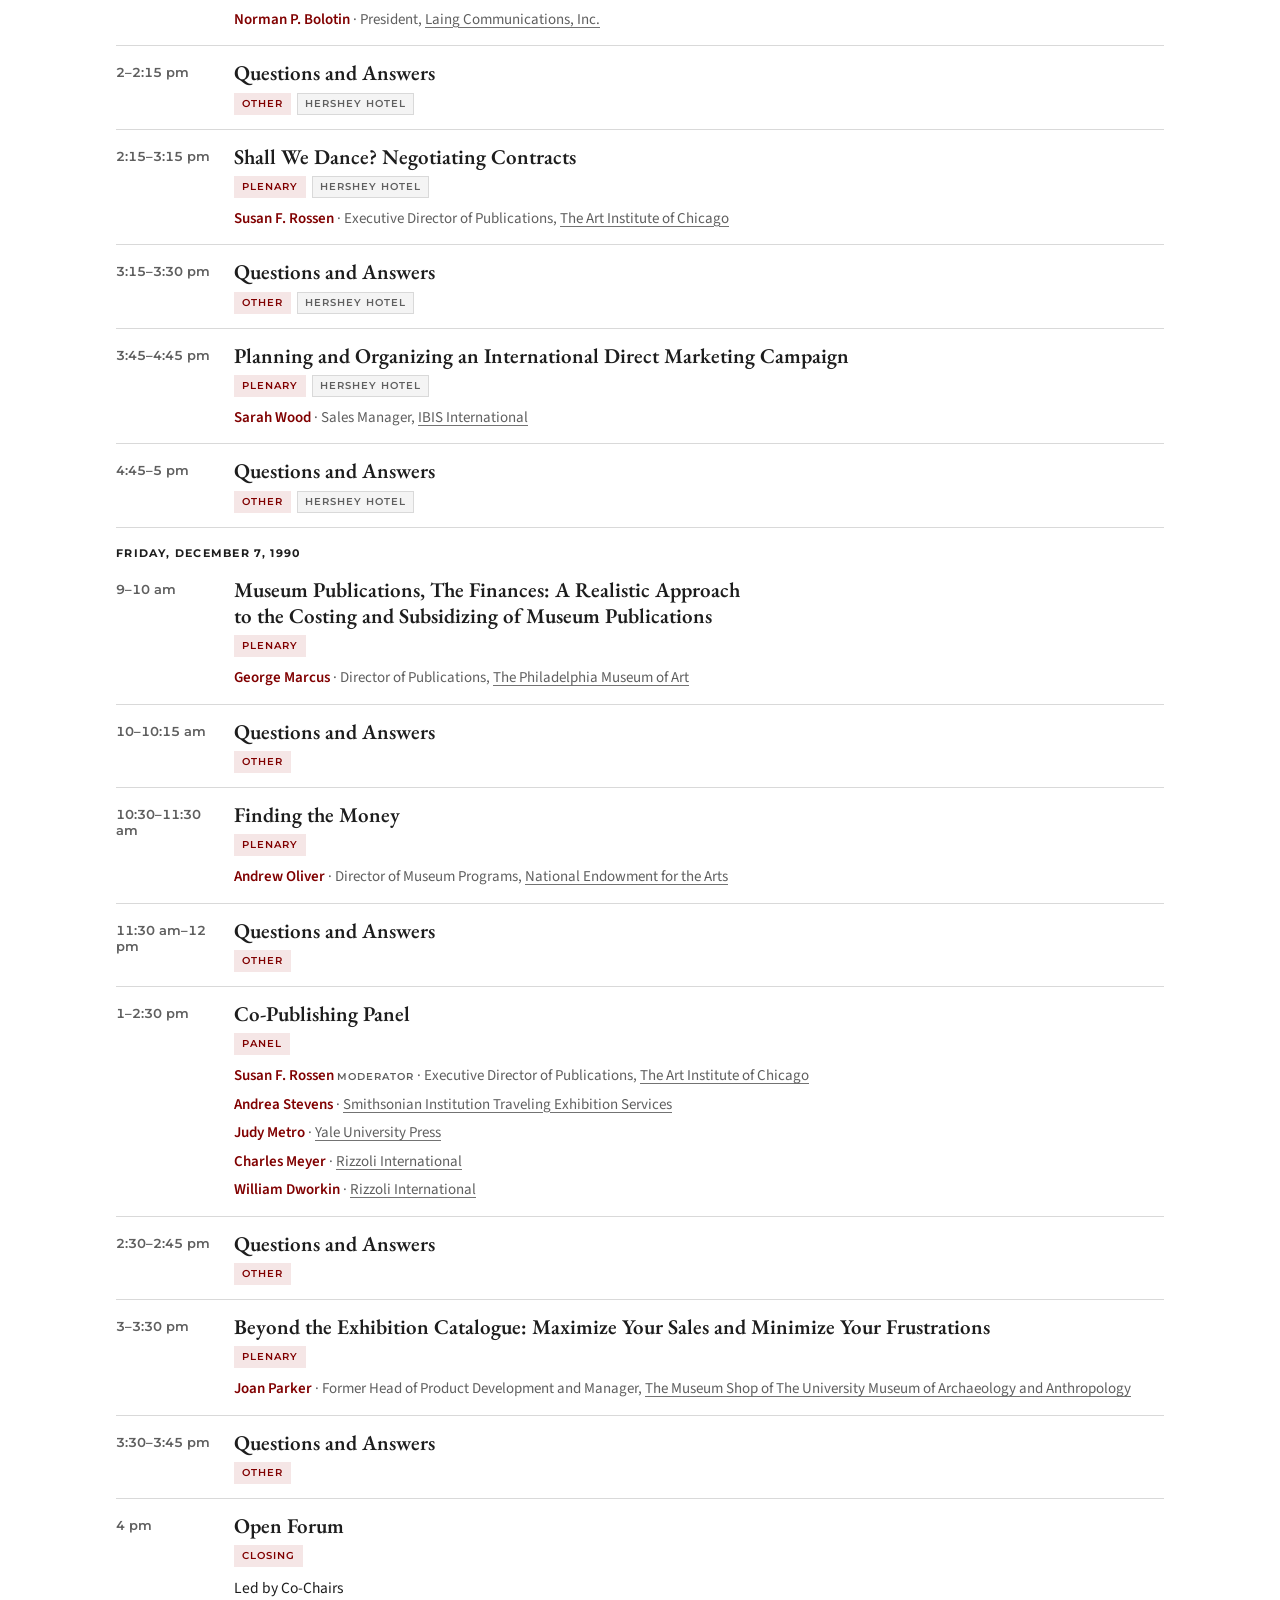
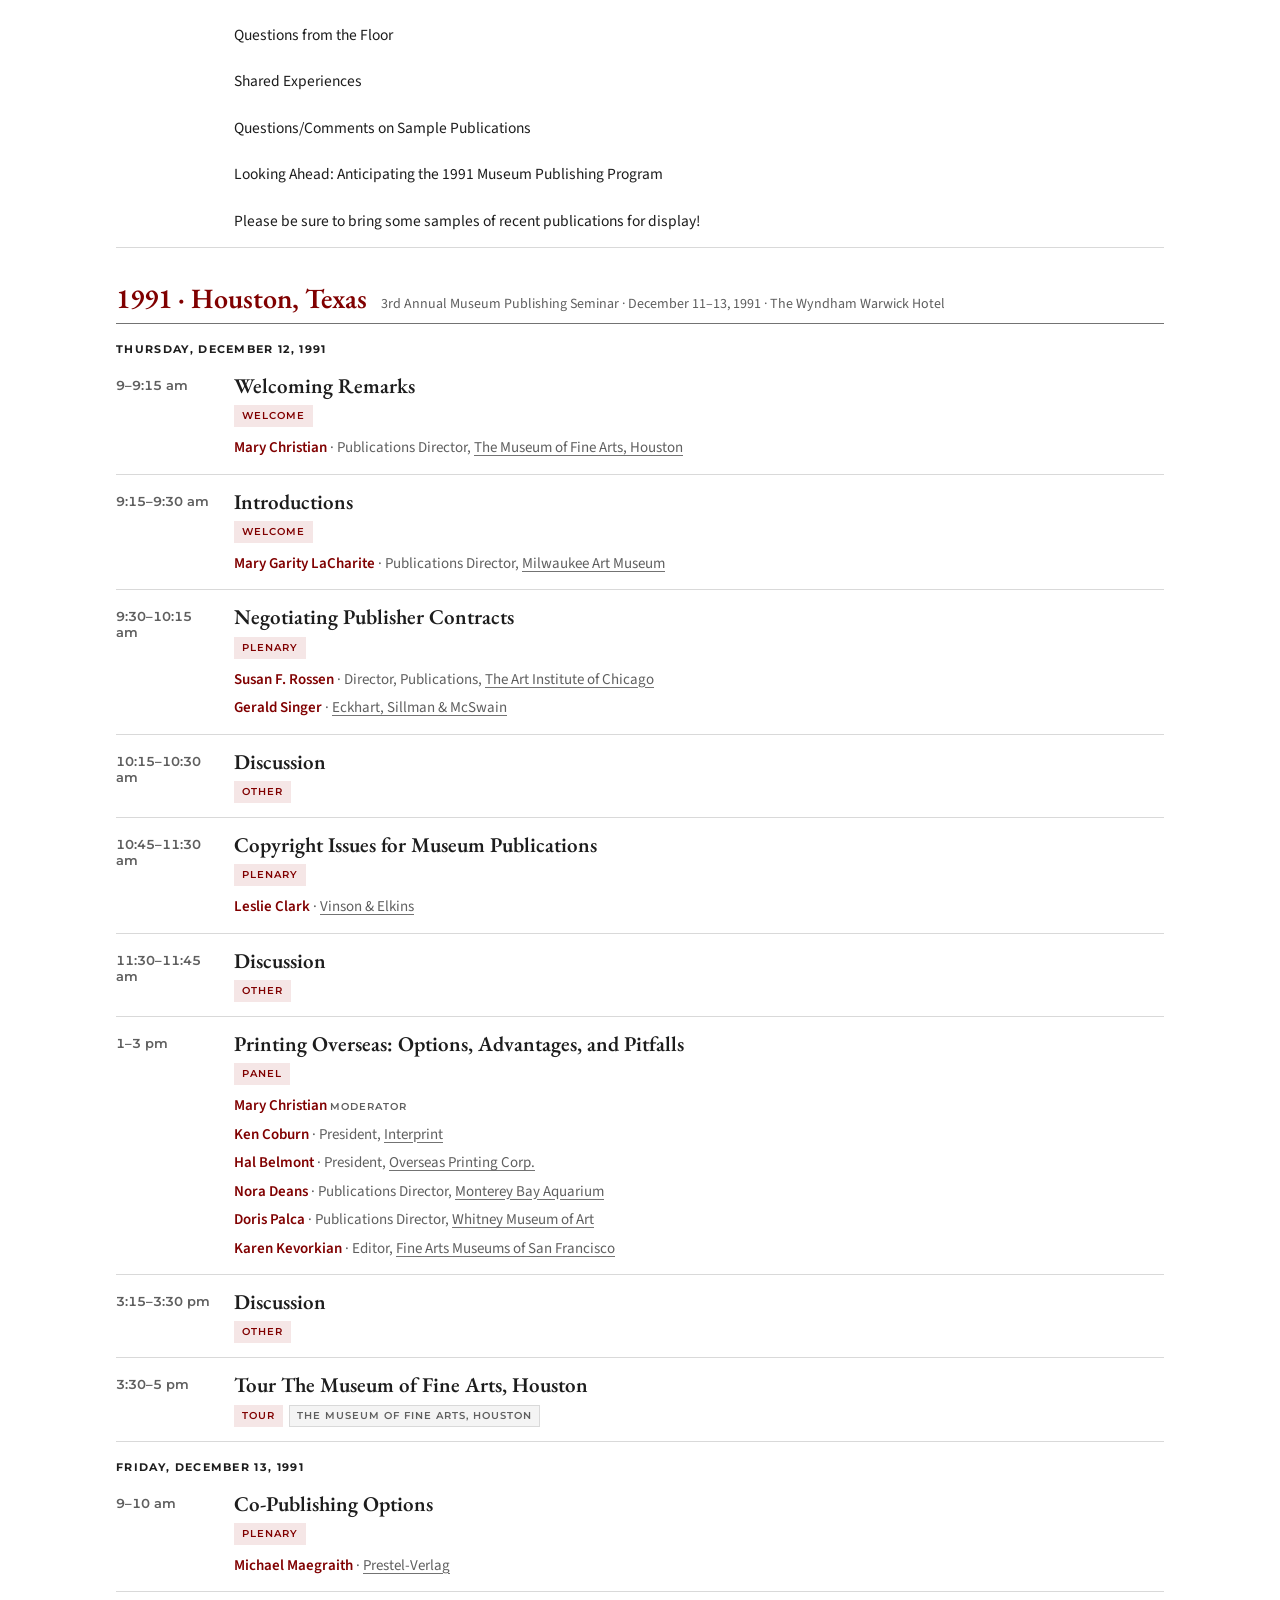
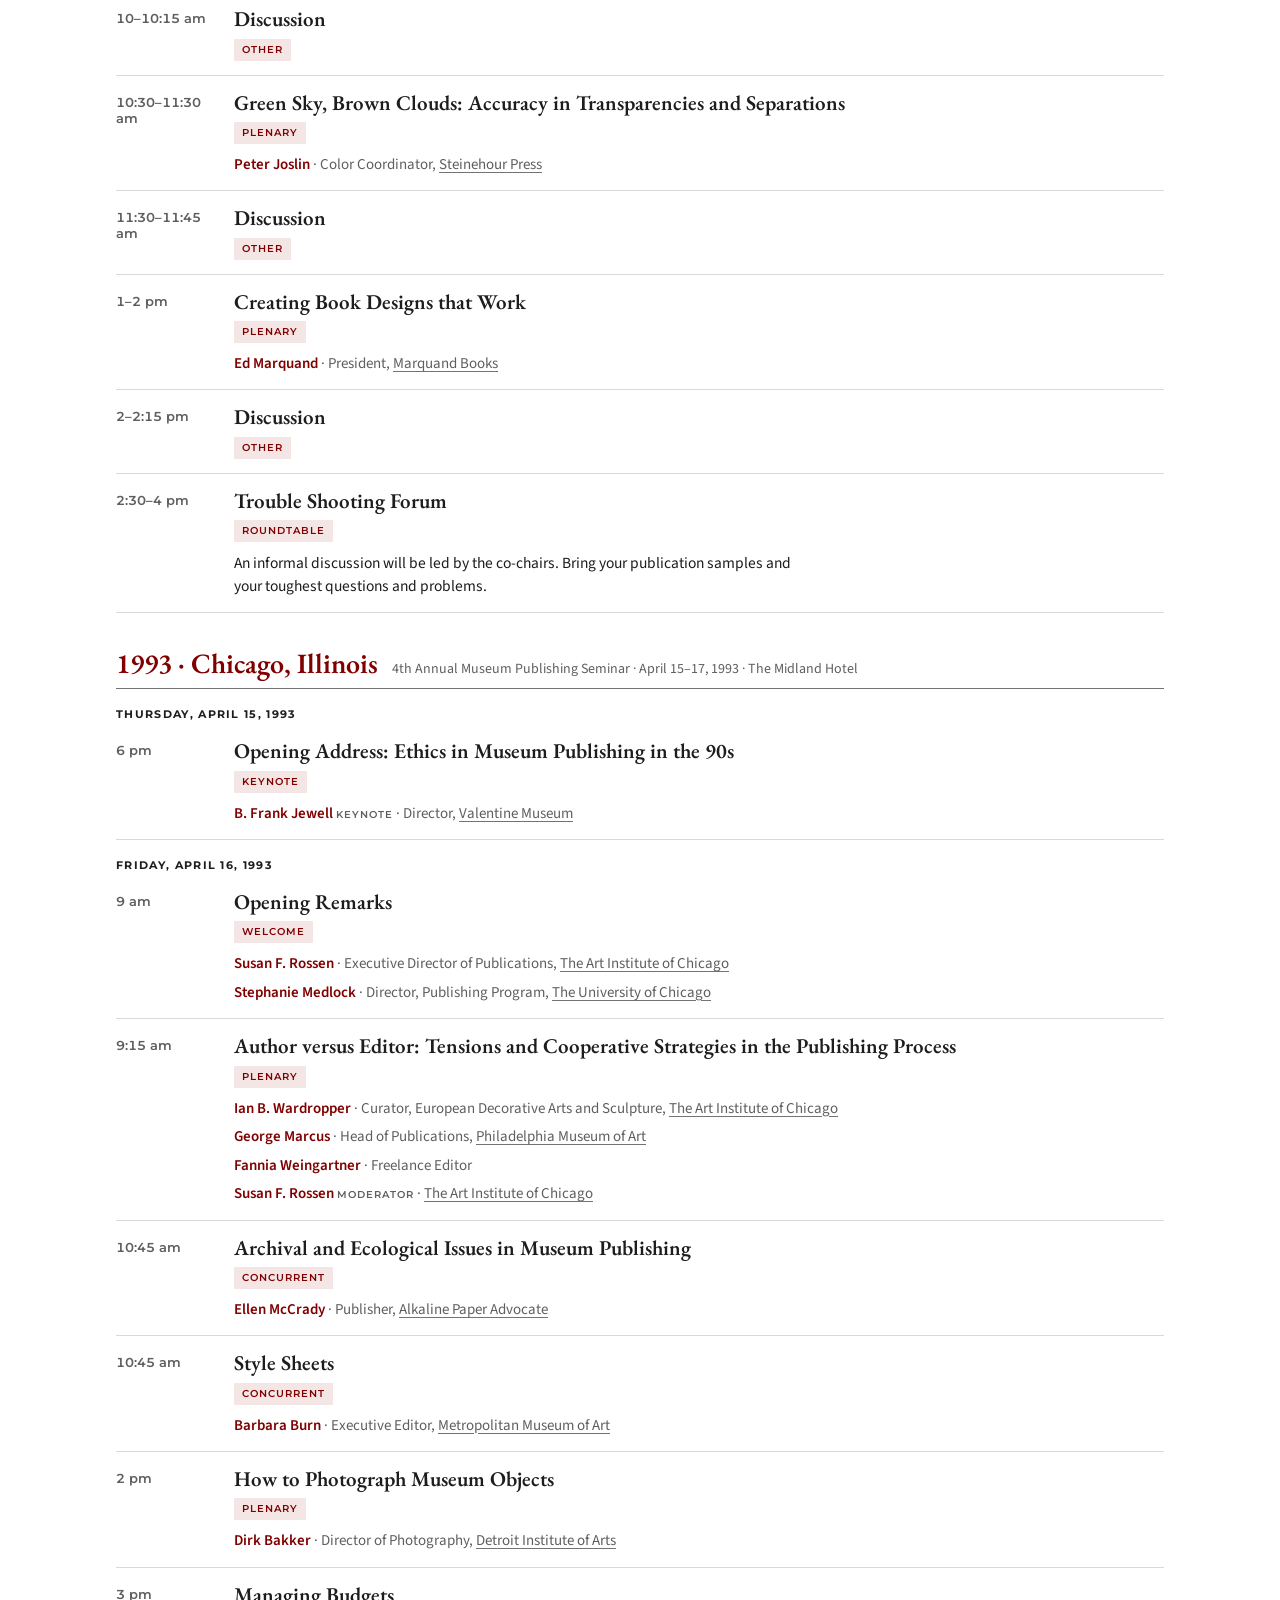
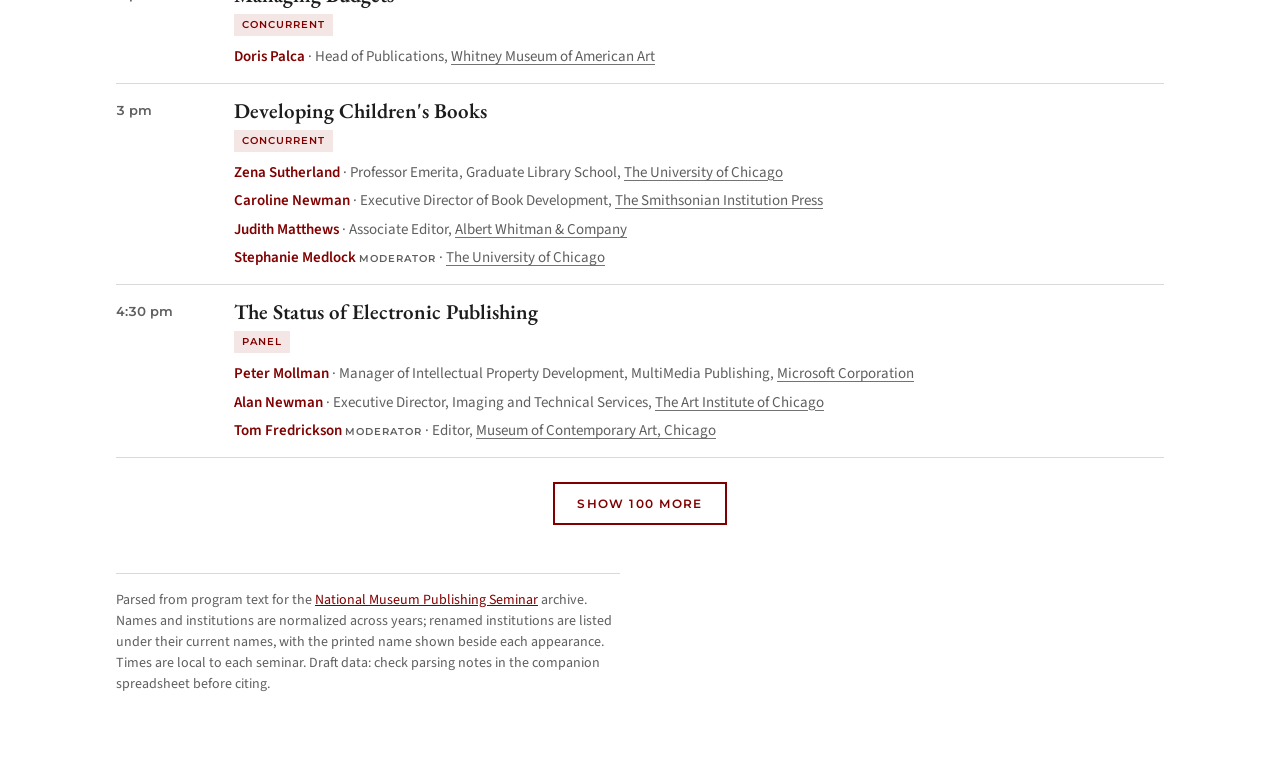
<file: nmps-archive/index.html>
<!doctype html><html lang="en"><head><meta charset="utf-8"><meta name="viewport" content="width=device-width"><style>[hidden]{display:none!important}</style></head><body>
<title>NMPS Program Archive</title>
<meta name="claude:viewport-fit-sides" content="cover">
<link rel="preconnect" href="https://fonts.googleapis.com">
<link rel="preconnect" href="https://fonts.gstatic.com" crossorigin>
<link rel="stylesheet" href="https://fonts.googleapis.com/css2?family=EB+Garamond:wght@500;600&family=Montserrat:wght@500;600;700&family=Source+Sans+3:wght@400;600&display=swap">
<style>
/* Layout: maroon masthead band (NMPS / UChicago Graham School site palette), edition rail of 22 seminar "spines", then sticky controls and a single reading column. Palette follows the University of Chicago web palette: Maroon #800000 dominant, Greystones for structure, Goldenrod used sparingly for highlights. */
:root{
  --bg:#ffffff; --surface:#ffffff; --band:#800000; --band-ink:#ffffff; --band-sub:#ead2d2;
  --ink:#1d1d1d; --muted:#5f5f5f; --rule:#d9d9d9; --rule-strong:#737373; --tint:#f4f4f4;
  --accent:#800000; --accent-ink:#ffffff; --accent-soft:#f5e6e6; --hi:#fbefc0;
  --logi:#8a5a00; --logi-soft:#fdf3d6;
  --display:"EB Garamond", "Adobe Garamond Pro", Garamond, Georgia, serif;
  --label:"Montserrat", "Gotham", "Helvetica Neue", Arial, sans-serif;
  --body:"Source Sans 3", "Helvetica Neue", Arial, system-ui, sans-serif;
}
@media (prefers-color-scheme: dark){:root:not([data-theme="light"]){
  --bg:#161414; --surface:#1f1c1c; --band:#5c0000; --band-ink:#ffffff; --band-sub:#e3c2c2;
  --ink:#ece8e8; --muted:#a8a2a2; --rule:#363131; --rule-strong:#8c8585; --tint:#221f1f;
  --accent:#e59a9a; --accent-ink:#1d0b0b; --accent-soft:#3a2323; --hi:#4a3d12;
  --logi:#eaaa00; --logi-soft:#2f2712; color-scheme:dark}}
:root[data-theme="dark"]{
  --bg:#161414; --surface:#1f1c1c; --band:#5c0000; --band-ink:#ffffff; --band-sub:#e3c2c2;
  --ink:#ece8e8; --muted:#a8a2a2; --rule:#363131; --rule-strong:#8c8585; --tint:#221f1f;
  --accent:#e59a9a; --accent-ink:#1d0b0b; --accent-soft:#3a2323; --hi:#4a3d12;
  --logi:#eaaa00; --logi-soft:#2f2712; color-scheme:dark}
*{box-sizing:border-box}
body{background:var(--bg);color:var(--ink);font-family:var(--body);font-size:16px;line-height:1.5;margin:0}
.inner{max-width:1080px;margin:0 auto;padding-left:max(16px,env(safe-area-inset-left,0px));padding-right:max(16px,env(safe-area-inset-right,0px))}
.wrap{padding-block:0 64px}

/* masthead */
.masthead{background:var(--band);color:var(--band-ink)}
.masthead .inner{padding-block:30px 28px;display:grid;gap:6px}
.eyebrow{font:600 12px/1.2 var(--label);letter-spacing:.14em;text-transform:uppercase;color:var(--band-sub)}
.eyebrow a{color:inherit;text-decoration:none;border-bottom:1px solid currentColor}
.eyebrow a:hover{color:var(--band-ink)}
header h1{font-family:var(--display);font-weight:500;font-size:clamp(32px,5vw,48px);line-height:1.05;margin:0;text-wrap:balance}
.dek{color:var(--band-sub);margin:4px 0 0;max-width:65ch;font-size:17px}
.stats{display:flex;flex-wrap:wrap;gap:6px 22px;margin-top:10px;font:500 12px var(--label);letter-spacing:.08em;text-transform:uppercase;color:var(--band-sub);font-variant-numeric:tabular-nums}
.stats b{color:var(--band-ink);font-weight:700}

/* edition rail */
.railband{background:var(--tint);border-bottom:1px solid var(--rule)}
.rail{overflow-x:auto;padding-block:16px 14px}
.rail-label{font:600 11px var(--label);letter-spacing:.12em;text-transform:uppercase;color:var(--muted);margin-bottom:8px}
.rail-inner{display:flex;gap:3px;min-width:max-content}
.spine{appearance:none;border:1px solid var(--rule);background:var(--surface);color:var(--ink);cursor:pointer;
  width:42px;height:118px;border-radius:0;display:flex;flex-direction:column;align-items:center;justify-content:space-between;padding:8px 0 7px;font-family:var(--label)}
.spine .ed{font-size:10px;font-weight:600;color:var(--muted)}
.spine .yr{writing-mode:vertical-rl;transform:rotate(180deg);font-family:var(--display);font-weight:600;font-size:17px;letter-spacing:.02em}
.spine .city{font-size:8px;font-weight:600;color:var(--muted);text-transform:uppercase;letter-spacing:.04em;max-width:38px;overflow:hidden;text-overflow:ellipsis;white-space:nowrap}
.spine:hover{border-color:var(--accent);box-shadow:inset 0 -3px 0 var(--accent)}
.spine[aria-pressed="true"]{background:var(--accent);border-color:var(--accent);color:var(--accent-ink)}
.spine[aria-pressed="true"] .ed,.spine[aria-pressed="true"] .city{color:var(--accent-ink)}
.spine.virtual .yr{font-style:italic}
.gap-mark{width:10px;align-self:center;border-top:1px dashed var(--rule)}
.spine:focus-visible,button:focus-visible,input:focus-visible,select:focus-visible,a:focus-visible{outline:2px solid var(--accent);outline-offset:2px}

/* controls */
.controls{position:sticky;top:env(safe-area-inset-top,0px);z-index:5;background:var(--bg);padding-block:16px 12px;border-bottom:3px solid var(--accent);display:grid;gap:12px}
body::before{content:"";position:fixed;inset:0 0 auto;height:env(safe-area-inset-top,0px);z-index:10;background:var(--band)}
.tabs{display:flex;gap:0;flex-wrap:wrap}
.tab{appearance:none;border:1px solid var(--rule-strong);background:var(--surface);color:var(--ink);font:600 12px var(--label);letter-spacing:.1em;text-transform:uppercase;padding:9px 16px;border-radius:0;cursor:pointer;margin-right:-1px}
.tab:hover{color:var(--accent)}
.tab[aria-selected="true"]{background:var(--accent);color:var(--accent-ink);border-color:var(--accent);position:relative}
.tab .n{font-weight:500;opacity:.75;margin-left:6px;letter-spacing:0}
.row{display:flex;flex-wrap:wrap;gap:8px;align-items:center}
#q{flex:1 1 280px;min-width:0;font:400 16px var(--body);padding:10px 12px;border:1px solid var(--rule-strong);border-radius:0;background:var(--surface);color:var(--ink)}
#q:focus{border-color:var(--accent)}
select{font:400 15px var(--body);padding:9px 10px;border:1px solid var(--rule-strong);border-radius:0;background:var(--surface);color:var(--ink);max-width:100%}
label.chk{display:flex;gap:6px;align-items:center;font-size:15px;color:var(--muted);cursor:pointer}
input[type="checkbox"]{accent-color:var(--accent)}
.activefilter{display:flex;gap:8px;align-items:center;flex-wrap:wrap;font-size:14px}
.activefilter:empty{display:none}
.pill{display:inline-flex;gap:6px;align-items:center;background:var(--accent-soft);color:var(--ink);border-left:3px solid var(--accent);padding:3px 6px 3px 10px}
.pill button{appearance:none;border:0;background:transparent;color:var(--muted);cursor:pointer;font-size:16px;line-height:1;padding:0 4px}
.count{font:600 12px var(--label);letter-spacing:.08em;text-transform:uppercase;color:var(--muted);margin-top:18px}

/* sessions */
.list{display:grid;gap:0;margin-top:6px}
.conf-head{margin-top:34px;padding-bottom:8px;border-bottom:1px solid var(--rule-strong);display:flex;flex-wrap:wrap;gap:4px 14px;align-items:baseline}
.conf-head h2{font-family:var(--display);font-weight:600;font-size:28px;line-height:1.15;margin:0;color:var(--accent)}
.conf-head .meta{color:var(--muted);font-size:14px}
.day{font:700 11px/1 var(--label);letter-spacing:.12em;text-transform:uppercase;color:var(--ink);margin:20px 0 4px}
.sess{display:grid;grid-template-columns:100px minmax(0,1fr);gap:4px 18px;padding:14px 0;border-bottom:1px solid var(--rule)}
.time{font:600 13px var(--label);color:var(--muted);font-variant-numeric:tabular-nums;padding-top:4px}
.sess h3{font-family:var(--display);font-weight:600;font-size:21px;line-height:1.25;margin:0;text-wrap:balance}
.sess.logi h3{font-family:var(--body);font-size:15px;font-weight:400;color:var(--muted)}
.tags{display:flex;flex-wrap:wrap;gap:6px;margin-top:6px}
.tag{font:600 10px/1 var(--label);letter-spacing:.1em;text-transform:uppercase;padding:5px 7px;background:var(--tint);color:var(--muted);border:1px solid var(--rule)}
.tag.type{color:var(--accent);border-color:var(--accent-soft);background:var(--accent-soft)}
.tag.logi{background:var(--logi-soft);color:var(--logi);border-color:transparent}
.desc{margin:10px 0 0;color:var(--ink);max-width:72ch;white-space:pre-line;font-size:15.5px}
.desc.clamp{display:-webkit-box;-webkit-line-clamp:3;-webkit-box-orient:vertical;overflow:hidden}
.more{appearance:none;border:0;background:none;color:var(--accent);font:600 12px var(--label);letter-spacing:.08em;text-transform:uppercase;padding:4px 0;cursor:pointer}
.more:hover{text-decoration:underline}
.people{list-style:none;margin:10px 0 0;padding:0;display:grid;gap:6px}
.people li{font-size:15px}
.who{appearance:none;border:0;background:none;padding:0;color:var(--accent);font:600 15px var(--body);cursor:pointer;text-align:left;text-decoration:underline;text-decoration-color:transparent;text-underline-offset:3px}
.who:hover{text-decoration-color:currentColor}
.inst{appearance:none;border:0;background:none;padding:0;color:inherit;font:inherit;cursor:pointer;text-decoration:underline;text-decoration-color:var(--rule-strong);text-underline-offset:3px}
.inst:hover{color:var(--accent);text-decoration-color:var(--accent)}
.role{font:600 10px var(--label);color:var(--muted);text-transform:uppercase;letter-spacing:.1em}
.aff{color:var(--muted)}
.talk{display:block;font-style:italic;color:var(--muted);font-size:14px}
mark{background:var(--hi);color:inherit;padding:0 1px}
.loadmore{margin:24px auto 0;display:block;appearance:none;border:2px solid var(--accent);background:var(--surface);color:var(--accent);font:600 12px var(--label);letter-spacing:.12em;text-transform:uppercase;padding:12px 22px;border-radius:0;cursor:pointer}
.loadmore:hover{background:var(--accent);color:var(--accent-ink)}
.empty{padding:40px 0;color:var(--muted);text-align:center}

/* tables */
.tablewrap{overflow-x:auto;margin-top:10px}
table{border-collapse:collapse;width:100%;font-size:15px}
th{font:700 11px var(--label);letter-spacing:.1em;text-transform:uppercase;color:var(--ink);text-align:left;padding:10px;border-bottom:2px solid var(--accent);white-space:nowrap}
th button{appearance:none;border:0;background:none;font:inherit;color:inherit;letter-spacing:inherit;text-transform:inherit;cursor:pointer;padding:0}
th button:hover{color:var(--accent)}
th button[data-dir]::after{content:attr(data-dir);margin-left:4px;color:var(--accent)}
td{padding:9px 10px;border-bottom:1px solid var(--rule);vertical-align:top}
tbody tr:hover td{background:var(--tint)}
td.num{font-variant-numeric:tabular-nums;text-align:right;white-space:nowrap}
th.num{text-align:right}
td .sub{display:block;color:var(--muted);font-size:13.5px;margin-top:2px}
footer{margin-top:48px;padding-top:16px;border-top:1px solid var(--rule);color:var(--muted);font-size:14px;max-width:72ch}
footer a{color:var(--accent)}
@media (max-width:560px){
  .sess{grid-template-columns:1fr}
  .time{padding-top:0}
  .hide-sm{display:none}
  .controls{position:static}
}
@media (prefers-reduced-motion:reduce){*{transition:none!important}}
</style>

<header class="masthead">
  <div class="inner">
    <div class="eyebrow"><a href="https://graham.uchicago.edu/program/national-museum-publishing-seminar/" target="_blank" rel="noopener">National Museum Publishing Seminar</a></div>
    <h1>Program Archive, 1989–2025</h1>
    <p class="dek">Every session from 22 seminar programs. Search titles, descriptions, presenters, and institutions, or choose a seminar below.</p>
    <div class="stats" id="stats"></div>
  </div>
</header>

<div class="railband"><div class="inner"><nav class="rail" aria-label="Seminars by year"><div class="rail-label">Seminars</div><div class="rail-inner" id="rail"></div></nav></div></div>

<div class="wrap inner">
  <div class="controls">
    <div class="tabs" role="tablist" id="tabs">
      <button class="tab" role="tab" id="tab-sessions" data-view="sessions" aria-selected="true">Sessions<span class="n" id="n-sessions"></span></button>
      <button class="tab" role="tab" id="tab-people" data-view="people" aria-selected="false">People<span class="n" id="n-people"></span></button>
      <button class="tab" role="tab" id="tab-insts" data-view="insts" aria-selected="false">Institutions<span class="n" id="n-insts"></span></button>
    </div>
    <div class="row">
      <input id="q" type="search" placeholder="Search sessions, people, institutions" autocomplete="off" aria-label="Search">
      <select id="type" aria-label="Session type"><option value="">All session types</option></select>
      <select id="order" aria-label="Order"><option value="asc">Oldest first</option><option value="desc">Newest first</option></select>
      <label class="chk"><input type="checkbox" id="logi"> Show logistics</label>
    </div>
    <div class="activefilter" id="active"></div>
  </div>

  <main id="main"></main>

  <footer>
    Parsed from program text for the <a href="https://graham.uchicago.edu/program/national-museum-publishing-seminar/" target="_blank" rel="noopener">National Museum Publishing Seminar</a> archive. Names and institutions are normalized across years; renamed institutions are listed under their current names, with the printed name shown beside each appearance. Times are local to each seminar. Draft data: check parsing notes in the companion spreadsheet before citing.
  </footer>
</div>

<script id="data" type="application/json">{"C":[{"conference_id":"NMPS-1989","year":1989,"edition":1,"name_as_printed":"SSP Seminar Series: Issue & Special Topics: Museum Publishing Programs","series":"SSP Museum Publishing Seminar","start_date":"1989-09-27","end_date":"1989-09-29","location_label":"Milwaukee, Wisconsin","venue":"Astor Hotel","format":"in-person"},{"conference_id":"NMPS-1990","year":1990,"edition":2,"name_as_printed":"SSP 2nd Annual Museum Publishing Conference","series":"SSP Museum Publishing Seminar","start_date":"1990-12-05","end_date":"1990-12-07","location_label":"Philadelphia, Pennsylvania","venue":"Hershey Hotel","format":"in-person"},{"conference_id":"NMPS-1991","year":1991,"edition":3,"name_as_printed":"3rd Annual Museum Publishing Seminar","series":"SSP Museum Publishing Seminar","start_date":"1991-12-11","end_date":"1991-12-13","location_label":"Houston, Texas","venue":"The Wyndham Warwick Hotel","format":"in-person"},{"conference_id":"NMPS-1993","year":1993,"edition":4,"name_as_printed":"4th Annual Museum Publishing Seminar","series":"National Museum Publishing Seminar","start_date":"1993-04-15","end_date":"1993-04-17","location_label":"Chicago, Illinois","venue":"The Midland Hotel","format":"in-person"},{"conference_id":"NMPS-1994","year":1994,"edition":5,"name_as_printed":"5th Annual National Museum Publishing Seminar","series":"National Museum Publishing Seminar","start_date":"1994-05-05","end_date":"1994-05-07","location_label":"Washington, District of Columbia","venue":"Grand Hotel","format":"in-person"},{"conference_id":"NMPS-1995","year":1995,"edition":6,"name_as_printed":"6th Annual National Museum Publishing Seminar","series":"National Museum Publishing Seminar","start_date":"1995-05-03","end_date":"1995-05-06","location_label":"Pasadena, California","venue":null,"format":"in-person"},{"conference_id":"NMPS-1996","year":1996,"edition":7,"name_as_printed":"7th Annual National Museum Publishing Seminar","series":"National Museum Publishing Seminar","start_date":"1996-04-25","end_date":"1996-04-27","location_label":"Chicago, Illinois","venue":"Hotel Inter-Continental","format":"in-person"},{"conference_id":"NMPS-1998","year":1998,"edition":8,"name_as_printed":"8th National Museum Publishing Seminar","series":"National Museum Publishing Seminar","start_date":"1998-04-30","end_date":"1998-05-02","location_label":"New York, New York","venue":"Marriott Financial Center Hotel","format":"in-person"},{"conference_id":"NMPS-2000","year":2000,"edition":9,"name_as_printed":"9th International Museum Publishing Seminar","series":"National Museum Publishing Seminar","start_date":"2000-07-13","end_date":"2000-07-15","location_label":"Ottawa, Canada","venue":"Chateau Laurier Hotel","format":"in-person"},{"conference_id":"NMPS-2002","year":2002,"edition":10,"name_as_printed":"Tenth National Museum Publishing Seminar","series":"National Museum Publishing Seminar","start_date":"2002-09-26","end_date":"2002-09-28","location_label":"Chicago, Illinois","venue":"Chicago Hilton and Towers Hotel","format":"in-person"},{"conference_id":"NMPS-2004","year":2004,"edition":11,"name_as_printed":"ELEVENTH NATIONAL MUSEUM PUBLISHING SEMINAR","series":"National Museum Publishing Seminar","start_date":"2004-04-29","end_date":"2004-05-01","location_label":"Pasadena, California","venue":"Westin Pasadena Hotel","format":"in-person"},{"conference_id":"NMPS-2006","year":2006,"edition":12,"name_as_printed":"12th Annual National Museum Publishing Seminar","series":"National Museum Publishing Seminar","start_date":"2006-06-01","end_date":"2006-06-03","location_label":"Philadelphia, Pennsylvania","venue":null,"format":"in-person"},{"conference_id":"NMPS-2008","year":2008,"edition":13,"name_as_printed":"13th National Museum Publishing Seminar","series":"National Museum Publishing Seminar","start_date":"2008-06-12","end_date":"2008-06-14","location_label":"Chicago, Illinois","venue":null,"format":"in-person"},{"conference_id":"NMPS-2010","year":2010,"edition":14,"name_as_printed":"14th National Museum Publishing Seminar","series":"National Museum Publishing Seminar","start_date":"2010-06-17","end_date":"2010-06-19","location_label":"Washington, District of Columbia","venue":"Renaissance Washington DC Hotel","format":"in-person"},{"conference_id":"NMPS-2012","year":2012,"edition":15,"name_as_printed":"15th National Museum Publishing Seminar","series":"National Museum Publishing Seminar","start_date":"2012-06-21","end_date":"2012-06-23","location_label":"Chicago, Illinois","venue":"Chicago Mart Plaza","format":"in-person"},{"conference_id":"NMPS-2014","year":2014,"edition":16,"name_as_printed":"16th National Museum Publishing Seminar","series":"National Museum Publishing Seminar","start_date":"2014-06-12","end_date":"2014-06-14","location_label":"Boston, Massachusetts","venue":"The Boston Park Plaza Hotel","format":"in-person"},{"conference_id":"NMPS-2016","year":2016,"edition":17,"name_as_printed":"17th National Museum Publishing Seminar","series":"National Museum Publishing Seminar","start_date":"2016-05-12","end_date":"2016-05-14","location_label":"Chicago, Illinois","venue":"RadissonBlu Aqua Hotel","format":"in-person"},{"conference_id":"NMPS-2018","year":2018,"edition":18,"name_as_printed":"18th National Museum Publishing Seminar","series":"National Museum Publishing Seminar","start_date":"2018-05-03","end_date":"2018-05-06","location_label":"San Francisco, California","venue":null,"format":"in-person"},{"conference_id":"NMPS-2020","year":2020,"edition":19,"name_as_printed":"Museum Publishing Now: 2020","series":"National Museum Publishing Seminar","start_date":"2020-07-09","end_date":"2020-08-12","location_label":"Virtual","venue":null,"format":"virtual"},{"conference_id":"NMPS-2021","year":2021,"edition":20,"name_as_printed":"20th National Museum Publishing Seminar","series":"National Museum Publishing Seminar","start_date":"2021-07-06","end_date":"2021-08-17","location_label":"Virtual","venue":null,"format":"virtual"},{"conference_id":"NMPS-2023","year":2023,"edition":21,"name_as_printed":"2023 NMPS Conference","series":"National Museum Publishing Seminar","start_date":"2023-08-27","end_date":"2023-08-29","location_label":"Chicago, Illinois","venue":null,"format":"in-person"},{"conference_id":"NMPS-2025","year":2025,"edition":22,"name_as_printed":"2025 National Museum Publishing Seminar","series":"National Museum Publishing Seminar","start_date":"2025-06-29","end_date":"2025-07-01","location_label":"Baltimore, Maryland","venue":null,"format":"in-person"}],"P":{"P0001":["Deborah Aaronson","Aaronson, Deborah",1,1,2010,2010,"Abrams","Executive Editor",""],"P0002":["Marilyn Abel","Abel, Marilyn",1,1,1998,1998,"Metropolitan Museum of Art","Scholarly Marketing Consultant",""],"P0003":["Rosemary Adams","Adams, Rosemary",1,1,2012,2012,"Chicago History Museum","Director of Publications",""],"P0004":["Allan Adler","Adler, Allan",1,1,2008,2008,"Association of American Publishers","Vice President, Legal and Government Affairs",""],"P0005":["heather ahtone","ahtone, heather",1,1,2021,2021,"First Americans Museum","Senior Curator","heather ahtone, PhD"],"P0006":["Greg Albers","Albers, Greg",7,5,2014,2025,"Getty Publications; J. Paul Getty Trust","Digital Publications Manager",""],"P0007":["Stephanie Alger","Alger, Stephanie",1,1,2023,2023,"Nelson-Atkins Museum of Art","Digital Publishing Assistant",""],"P0008":["Susan Allan","Allan, Susan",2,2,1994,2008,"University of Chicago; University of Chicago Press","Managing Editor",""],"P0009":["Charley Allen","Allen, Charley",1,1,2021,2021,"Sagest","Owner/Publisher",""],"P0010":["David Allen","Allen, David",1,1,1995,1995,"Typecraft Pasadena",null,""],"P0011":["Maxwell Anderson","Anderson, Maxwell",1,1,1998,1998,"Art Gallery of Ontario","Director",""],"P0012":["Margherita Andreotti","Andreotti, Margherita",1,1,1996,1996,"Art Institute of Chicago","Associate Editor for Scholarly Publications",""],"P0013":["Tom Andrews","Andrews, Tom",1,1,1995,1995,"Historical Society of Southern California","Executive Director",""],"P0014":["Peter Antony","Antony, Peter",1,1,2018,2018,"Metropolitan Museum of Art","Chief Production Manager",""],"P0015":["Sue Apfelbaum","Apfelbaum, Sue",1,1,2010,2010,"AIGA","Editorial Director",""],"P0016":["Barry Aprison","Aprison, Barry",1,1,2002,2002,"Museum of Science and Industry","Director of Science and Technology",""],"P0017":["Nancy K. Araki","Araki, Nancy K.",1,1,1995,1995,"Japanese American National Museum","Director, Community Affairs",""],"P0018":["Rene Arceo","Arceo, Rene",1,1,1996,1996,"Mexican Fine Arts Museum","Special Projects Director",""],"P0019":["Bernard Assiniwi","Assiniwi, Bernard",1,1,2000,2000,"Canadian Museum of History","Curator, Eastern Subarctic Ethnology",""],"P0020":["Katherine Atkins","Atkins, Katherine",1,1,2014,2014,"Solomon R. Guggenheim Museum","Assistant Managing Editor",""],"P0021":["Bob Aufuldish","Aufuldish, Bob",3,3,2018,2023,"Aufuldish & Warinner","Partner",""],"P0022":["Jeff Austin","Austin, Jeff",1,1,1995,1995,"Chicago Botanical Gardens","Editor, Garden Talk",""],"P0023":["Samantha Ayson","Ayson, Samantha",1,1,2018,2018,"Main Museum of Los Angeles Art","Marketing and Communications Manager",""],"P0024":["Sherry Babbitt","Babbitt, Sherry",1,1,1998,1998,"Philadelphia Museum of Art","Assistant Head of Publications",""],"P0025":["Lisa Bach","Bach, Lisa",1,1,2018,2018,"Chronicle Books","Director of Independent Special Sales",""],"P0026":["Robert Baensch","Baensch, Robert",1,1,1989,1989,"American Institute of Physics","Director of Publications",""],"P0027":["Chenoa Baker","Baker, Chenoa",1,1,2025,2025,"","freelance editor and curator",""],"P0028":["Paul Baker","Baker, Paul",1,1,1993,1993,"Paul Baker Typography","President",""],"P0029":["Todd Baker","Baker, Todd",1,1,2002,2002,"Domain Group","Vice President",""],"P0030":["Dirk Bakker","Bakker, Dirk",1,1,1993,1993,"Detroit Institute of Arts","Director of Photography",""],"P0031":["John Ball","Ball, John",1,1,2012,2012,"MiresBall","Partner and Creative Director",""],"P0032":["Martin Bankart","Bankart, Martin",1,1,2010,2010,"Engelhardt & Bauer","Sales Representative",""],"P0033":["Candace Barrett","Barrett, Candace",1,1,1995,1995,"Los Angeles Children's Museum","Associate Director",""],"P0034":["Robert Barrett","Barrett, Robert",1,1,2004,2004,"Hennessey + Ingalls","Manager",""],"P0035":["Dennis Barrie","Barrie, Dennis",1,1,1996,1996,"Rock and Roll Hall of Fame and Museum","Director",""],"P0036":["Rachel Barth","Barth, Rachel",1,1,2020,2020,"Getty Publications",null,""],"P0037":["Susan Bates","Bates, Susan",1,1,1994,1994,"Thomas Jefferson Memorial Foundation","Director of Museum Sales",""],"P0038":["Margaret Bauer","Bauer, Margaret",1,1,2010,2010,"Margaret Bauer Graphic Design",null,""],"P0039":["Jon Baumgarten","Baumgarten, Jon",1,1,1994,1994,"Proskauer Rose Goetz & Mendelsohn","Partner",""],"P0040":["Steven Beasley","Beasley, Steven",1,1,2012,2012,"Museum of Science and Industry","Director of Digital Media",""],"P0041":["Barbara Becker","Becker, Barbara",1,1,2002,2002,"Field Museum","Exhibitions",""],"P0042":["Beverly Becker","Becker, Beverly",1,1,1995,1995,"Museum of New Mexico","Publisher, El Palacio",""],"P0043":["Rebecca Bednarz","Bednarz, Rebecca",2,2,2016,2018,"Peabody Essex Museum","Editor for Exhibition Research and Publishing",""],"P0044":["Julie Beeler","Beeler, Julie",1,1,2010,2010,"Second Story","Managing Director",""],"P0045":["Hal Belmont","Belmont, Hal",1,1,1991,1991,"Overseas Printing Corp.","President",""],"P0046":["Neal Benezra","Benezra, Neal",1,1,1994,1994,"Hirshhorn Museum and Sculpture Garden","Chief Curator",""],"P0047":["Martine Bequet","Bequet, Martine",1,1,1996,1996,"Royal Canadian Museum","Head of French-Language Services",""],"P0048":["Peggy Park Bernal","Bernal, Peggy Park",4,3,1995,2004,"Huntington Library, Art Museum, and Botanical Gardens; Huntington Library Press","Director","Peggy Bernal"],"P0049":["Susan Bielstein","Bielstein, Susan",1,1,2008,2008,"University of Chicago Press","Executive Editor, Books Division",""],"P0050":["Kraig Binkowski","Binkowski, Kraig",1,1,2006,2006,"Yale Center for British Art","Head Librarian",""],"P0051":["Betty Binns","Binns, Betty",1,1,1993,1993,"Binns & Lubin","President",""],"P0052":["Gerald Bishop","Bishop, Gerald",1,1,1995,1995,"National Wildlife Federation","Editor, Ranger Rick",""],"P0053":["Mamie Bittner","Bittner, Mamie",1,1,2008,2008,"Institute of Museum and Library Services","Deputy Director, Policy Planning, Research, and Communications",""],"P0054":["Caroline Blackmon","Blackmon, Caroline",1,1,1994,1994,"Field Museum","Chairman, Education Department",""],"P0055":["Jean-Francois Blanchette","Blanchette, Jean-Francois",1,1,2000,2000,"Canadian Museum of History","Publisher",""],"P0056":["Jodee Blanco","Blanco, Jodee",1,1,2004,2004,"Blanco Group, Inc.","President",""],"P0057":["Terri Boccia","Boccia, Terri",1,1,2006,2006,"Clark Art Institute","Acquisitions Librarian",""],"P0058":["Alexis Bogaert","Bogaert, Alexis",1,1,2020,2020,"Die Keure Printing",null,""],"P0059":["Suzanne Bogman","Bogman, Suzanne",1,1,2010,2010,"Van Gogh Museum","Head of Publications",""],"P0060":["Norman P. Bolotin","Bolotin, Norman P.",5,4,1990,2000,"Laing Communications; History Bank","President","NORMAN BOLOTIN; Norm Bolotin; Norman Bolotin"],"P0061":["Bernard Bonnet","Bonnet, Bernard",1,1,2012,2012,"Museum of Fine Arts, Houston","Book Buyer",""],"P0062":["Sandy Borchetta","Borchetta, Sandy",1,1,1994,1994,"Textile Museum","Store Manager",""],"P0063":["Alex Bortolot","Bortolot, Alex",1,1,2021,2021,"Minneapolis Institute of Art",null,""],"P0064":["Lloyd R. Bostian","Bostian, Lloyd R.",1,1,1989,1989,"University of Wisconsin-Madison","Professor/Editor",""],"P0065":["Emily Bowles","Bowles, Emily",1,1,2025,2025,"","freelance copyeditor",""],"P0066":["Stephen Boyd","Boyd, Stephen",1,1,2023,2023,"Buffalo AKG Art Museum","Managing Editor",""],"P0067":["Willard Boyd","Boyd, Willard",1,1,1996,1996,"Field Museum","President",""],"P0068":["Heather Brand","Brand, Heather",1,1,2021,2021,"Museum of Fine Arts, Houston",null,""],"P0069":["Peter Brantley","Brantley, Peter",1,1,2018,2018,"UC Davis","Director, Online Strategy",""],"P0070":["Peter Brenner","Brenner, Peter",2,2,1995,2004,"Los Angeles County Museum of Art","Supervising Photographer",""],"P0071":["Greg Britton","Britton, Greg",3,2,2002,2008,"Minnesota Historical Society; J. Paul Getty Trust","Publisher",""],"P0072":["LeRonn P. Brooks","Brooks, LeRonn P.",1,1,2023,2023,"Getty Research Institute","Associate Curator for Modern and Contemporary Collections","Dr. LeRonn P. Brooks"],"P0073":["Roy Brooks","Brooks, Roy",2,2,2016,2021,"Fold Four","Owner",""],"P0074":["Anna Brouwer","Brouwer, Anna",1,1,2020,2020,"Princeton University Art Museum",null,""],"P0075":["Jack Perry Brown","Brown, Jack Perry",1,1,2008,2008,"Art Institute of Chicago","Executive Director, Ryerson and Burnham Libraries",""],"P0076":["Jane Brown","Brown, Jane",2,2,2004,2016,"Distributed Art Publishers (D.A.P.)","Sales Director",""],"P0077":["Osa Brown","Brown, Osa",3,2,1993,1998,"Museum of Modern Art","Museum Publishing Consultant",""],"P0078":["Rachelle V. Browne","Browne, Rachelle V.",1,1,1994,1994,"Smithsonian Institution","Assistant General Counsel",""],"P0079":["Gina Broze","Broze, Gina",2,2,2021,2023,"Lucia | Marquand","Creative Director + President",""],"P0080":["Amy Bucci","Bucci, Amy",1,1,2010,2010,"National Geographic Society","Web Producer",""],"P0081":["Barbara Burn","Burn, Barbara",5,3,1993,1998,"Metropolitan Museum of Art","Executive Editor",""],"P0082":["Jane Burrell","Burrell, Jane",2,2,2000,2004,"Los Angeles County Museum of Art","Chief, Art Museum Education",""],"P0083":["Emmet Byrne","Byrne, Emmet",2,2,2012,2021,"Walker Art Center","Design Director",""],"P0084":["Joan Byrne","Byrne, Joan",1,1,1998,1998,"Pennsylvania Horticultural Society",null,""],"P0085":["Jennie Calder","Calder, Jennie",1,1,1995,1995,"Scottish Museum","Head of Publications",""],"P0086":["Christina Cameron","Cameron, Christina",1,1,2000,2000,"Parks Canada","Director General, National Historic Sites",""],"P0087":["Kelsey Campbell-Dollaghan","Campbell-Dollaghan, Kelsey",1,1,2025,2025,"Museum of Contemporary Art Chicago","Director of Content Strategy",""],"P0088":["Deborah Cannarella","Cannarella, Deborah",1,1,2023,2023,"Yale University Library","Writer/Public Relations Manager",""],"P0089":["Eliza E. Canty-Jones","Canty-Jones, Eliza E.",1,1,2021,2021,"Oregon Historical Society","Editor, Oregon Historical Quarterly",""],"P0090":["Michael Carabetta","Carabetta, Michael",1,1,2004,2004,"Chronicle Books","Creative Director",""],"P0091":["Dennis Carr","Carr, Dennis",1,1,2014,2014,"Museum of Fine Arts, Boston","Carolyn and Peter Lynch Curator of American Decorative Arts and Sculpture",""],"P0092":["Jane Carr","Carr, Jane",1,1,1995,1995,"British National Library",null,""],"P0093":["Miranda Carroll","Carroll, Miranda",1,1,2014,2014,"Los Angeles County Museum of Art","Director of Communications",""],"P0094":["Danielle N. Carter","Carter, Danielle N.",1,1,2023,2023,"","Arts and Culture Copyeditor",""],"P0095":["Joanna Champagne","Champagne, Joanna",1,1,2010,2010,"National Gallery of Art","Chief of Web and New Media Initiatives",""],"P0096":["Nelson Chan","Chan, Nelson",1,1,2023,2023,"California College of the Arts","Assistant Professor of Photography",""],"P0097":["Beryl Chanteux","Chanteux, Beryl",1,1,2006,2006,"Réunion des Musées Nationaux","Project Manager",""],"P0098":["Danielle Chapman","Chapman, Danielle",1,1,2012,2012,"Office of Tourism and Culture","Director of Publishing Industry Programs",""],"P0099":["Robert Charbonneau","Charbonneau, Robert",1,1,2000,2000,"International Development Research Centre","Head of Publishing, Communications",""],"P0100":["Barbara Charles","Charles, Barbara",1,1,1994,1994,"Staples and Charles Design",null,""],"P0101":["Juline Chevalier","Chevalier, Juline",1,1,2020,2020,"Minneapolis Institute of Art",null,""],"P0102":["Luyen Chou","Chou, Luyen",1,1,1996,1996,"Learn Technologies Interactive","President and CEO",""],"P0103":["Mary Christian","Christian, Mary",2,1,1991,1991,"Museum of Fine Arts, Houston","Publications Director",""],"P0104":["Susan Chun","Chun, Susan",5,4,2000,2016,"Metropolitan Museum of Art; Museum of Contemporary Art Chicago","Chief Content Officer",""],"P0105":["Becky Brasington Clark","Clark, Becky Brasington",1,1,2023,2023,"Library of Congress","Director of Publishing",""],"P0106":["Conna Clark","Clark, Conna",1,1,2006,2006,"Philadelphia Museum of Art","Manager of Rights and Reproductions",""],"P0107":["Leslie Clark","Clark, Leslie",1,1,1991,1991,"Vinson & Elkins",null,""],"P0108":["Deborah Clearwaters","Clearwaters, Deborah",1,1,2018,2018,"Asian Art Museum of San Francisco","Director of Education and Interpretation",""],"P0109":["Erin Coburn","Coburn, Erin",1,1,2012,2012,"Metropolitan Museum of Art","Chief Officer of Digital Media",""],"P0110":["Ken Coburn","Coburn, Ken",1,1,1991,1991,"Interprint","President",""],"P0111":["Chad Coerver","Coerver, Chad",3,3,2004,2018,"San Francisco Museum of Modern Art","Chief Content Officer",""],"P0112":["Gwen Coffin","Coffin, Gwen",1,1,2000,2000,"Baffin Divisional Board of Education","Coordinator, Teaching and Language Centre",""],"P0113":["Don Collins","Collins, Don",2,2,1996,2004,"University of Chicago Press","President, Distribution Services",""],"P0114":["Kim Coventry","Coventry, Kim",1,1,2012,2012,"Coventry Group LLC","President",""],"P0115":["Leslie Croyder","Croyder, Leslie",1,1,1995,1995,"Greater Los Angeles Zoo Association","Editor, Zoo View",""],"P0116":["Kristin Cullen","Cullen, Kristin",1,1,2012,2012,"Grillo Group","Senior Designer",""],"P0117":["Craig Cunningham","Cunningham, Craig",1,1,2000,2000,"Cooperative Web-based Curriculum Project","Director",""],"P0118":["James Cuno","Cuno, James",1,1,2008,2008,"Art Institute of Chicago","President and Eloise W. Martin Director",""],"P0119":["Susan Curran","Curran, Susan",1,1,1993,1993,"","Freelance Editor & Writer",""],"P0120":["Anne d'Harnoncourt","d'Harnoncourt, Anne",1,1,2006,2006,"Philadelphia Museum of Art","The George D. Widener Director and Chief Executive Officer",""],"P0121":["Kari Dahlgren","Dahlgren, Kari",3,2,2018,2025,"San Francisco Museum of Modern Art","Director of Publications",""],"P0122":["Kate Danser","Danser, Kate",1,1,2021,2021,"Princeton University Press","Director of HR",""],"P0123":["Sharon Darling","Darling, Sharon",1,1,1993,1993,"Motorola Museum of Electronics","Director",""],"P0124":["Margarita de Orellana","de Orellana, Margarita",1,1,2000,2000,"Artes de Mexico",null,""],"P0125":["Nora Deans","Deans, Nora",1,1,1991,1991,"Monterey Bay Aquarium","Publications Director",""],"P0126":["Mike Deifini","Deifini, Mike",1,1,1996,1996,"John G. Shedd Aquarium","Graphic Design Coordinator",""],"P0127":["Cristina Del Valle","Del Valle, Cristina",2,2,2014,2021,"Metropolitan Museum of Art","Senior Associate General Counsel",""],"P0128":["Lyn C. DelliQuadri","DelliQuadri, Lyn C.",2,2,1993,1996,"Art Institute of Chicago","Executive Director of Graphic Services","Lyn DelliQuadri"],"P0129":["Mary DelMonico","DelMonico, Mary",3,3,2010,2018,"DelMonico Books","Publisher",""],"P0130":["Jenevieve DeLosSantos","DeLosSantos, Jenevieve",1,1,2025,2025,"Rutgers University","Co-Editor-in-Chief of Art History Pedagogy & Practice Journal",""],"P0131":["Julia Demarest","Demarest, Julia",1,1,2025,2025,"National Gallery of Art","Data Scientist",""],"P0132":["Peter Der Manuelian","Der Manuelian, Peter",1,1,2014,2014,"Harvard University","Philip J. King Professor of Egyptology",""],"P0133":["Jeff Deutsch","Deutsch, Jeff",1,1,2021,2021,"Seminary Co-op Bookstores","Director",""],"P0134":["Dana Devon","Devon, Dana",1,1,2006,2006,"Benjamin Franklin Tercentenary","Director of Education",""],"P0135":["Richard Dier","Dier, Richard",1,1,1990,1990,"Science Press","Superintendent of Pre-Press Department",""],"P0136":["Brandon Dillard","Dillard, Brandon",1,1,2021,2021,"Monticello","Manager of Historic Interpretation",""],"P0137":["Richard Dobbs","Dobbs, Richard",1,1,2002,2002,"Metropolitan Museum of Art","Coeditions / Reprints Manager, Special Publications",""],"P0138":["Becca Doll","Doll, Becca",1,1,2016,2016,"Art Institute of Chicago","Manager of Collection Information and Technology, Digital Experience",""],"P0139":["Julie Donaldson","Donaldson, Julie",1,1,1995,1995,"Powerhouse Publishing","Manager Print Media",""],"P0140":["John Donatich","Donatich, John",1,1,2014,2014,"Yale University Press","Director",""],"P0141":["Susan Donnelly","Donnelly, Susan",1,1,2014,2014,"Harvard University Press","Director of Sales and Marketing",""],"P0142":["Joan Downs","Downs, Joan",1,1,1998,1998,"Wildlife Conservation Magazine","Editor in Chief",""],"P0143":["Jennifer Draffen","Draffen, Jennifer",1,1,2008,2008,"Museum of Contemporary Art Chicago","Director of Collection and Exhibition Services","Jennifer DraUen"],"P0144":["Jim Drobka","Drobka, Jim",1,1,1995,1995,"Los Angeles County Museum of Art","Head Graphic Designer",""],"P0145":["Erin Cecele Dunigan","Dunigan, Erin Cecele",3,2,2021,2023,"Getty Publications","Quire Community Manager",""],"P0146":["Leslie Dutcher","Dutcher, Leslie",1,1,2018,2018,"Fine Arts Museums of San Francisco","Director of Publications",""],"P0147":["William Dworkin","Dworkin, William",1,1,1990,1990,"Rizzoli International",null,""],"P0148":["Susan Dwyer","Dwyer, Susan",1,1,1993,1993,"Thames and Hudson, Inc.","Vice President",""],"P0149":["Valerie Lazalier Edmison","Edmison, Valerie Lazalier",1,1,2025,2025,"Saint Louis Art Museum","Head of Publications",""],"P0150":["Michael Edson","Edson, Michael",1,1,2010,2010,"Smithsonian Institution","Director of Web and New Media Strategy",""],"P0151":["C. Danial Elliott","Elliott, C. Danial",1,1,2006,2006,"Philadelphia Museum of Art","Arcadia Director of the Library and Archives",""],"P0152":["Melanie Emerson","Emerson, Melanie",1,1,2016,2016,"Ricker Library of Architecture and Art, University of Illinois at Urbana-Champaign","Head",""],"P0153":["Carol Eron","Eron, Carol",2,1,1994,1994,"National Gallery of Art","Editor",""],"P0154":["Michael Ester","Ester, Michael",1,1,1998,1998,"Luna Imaging","President",""],"P0155":["W. Ralph Eubanks","Eubanks, W. Ralph",3,2,2004,2010,"Library of Congress","Director of Publishing","Ralph Eubanks"],"P0156":["Judie Evans","Evans, Judie",1,1,2025,2025,"National Museum of American History","Writer/Editor",""],"P0157":["Gwendolyn Everett","Everett, Gwendolyn",1,1,1994,1994,"Smithsonian American Art Museum","Collections Research Coordinator",""],"P0158":["Tom Eykemans","Eykemans, Tom",1,1,2021,2021,"Lucia | Marquand",null,""],"P0159":["Raye Farr","Farr, Raye",1,1,1994,1994,"United States Holocaust Memorial Museum","Director of the Permanent Exhibition",""],"P0160":["Debra Kerr Fassnacht","Fassnacht, Debra Kerr",1,1,1995,1995,"John G. Shedd Aquarium","Public Relations and Marketing Manager",""],"P0161":["Russell Ferguson","Ferguson, Russell",1,1,2004,2004,"UCLA Hammer Museum","Chief Curator",""],"P0162":["Albert Ferré","Ferré, Albert",2,2,2020,2021,"Canadian Centre for Architecture","Associate Director, Publications",""],"P0163":["Patricia Fidler","Fidler, Patricia",4,3,2012,2021,"Yale University Press","Executive Director, A&AePortal",""],"P0164":["Oscar Flores-Montero","Flores-Montero, Oscar",1,1,2025,2025,"Baltimore Museum of Art","Assistant Curator of Contemporary Art",""],"P0165":["Kamilah Foreman","Foreman, Kamilah",7,5,2008,2025,"Museum of Contemporary Art Chicago; Dia Art Foundation","Director of Publications and Curator of Poetry & (an Interactive poetry reading series)","Kamilah N. Foreman"],"P0166":["Peggy Fosdick","Fosdick, Peggy",1,1,1994,1994,"National Aquarium in Baltimore","Advertising and Communications Manager",""],"P0167":["Laura Foster","Foster, Laura",1,1,2025,2025,"United States Holocaust Memorial Museum","Director, Academic Publishing",""],"P0168":["Daniel Frank","Frank, Daniel",3,3,1996,2010,"Art Institute of Chicago; Meridian Printing","Project Director",""],"P0169":["Kathy Fredrickson","Fredrickson, Kathy",10,7,1993,2021,"Art Institute of Chicago; Studio Blue; Peabody Essex Museum","Consultant, Publishing and Content Strategy",""],"P0170":["Tom Fredrickson","Fredrickson, Tom",4,2,1993,2016,"Museum of Contemporary Art Chicago","Editor and Writer",""],"P0171":["Ariana French","French, Ariana",1,1,2025,2025,"American Museum of Natural History","Director of Digital Technology",""],"P0172":["Phil Freshman","Freshman, Phil",2,2,2006,2021,"Association of Art Editors","freelance editor and President",""],"P0173":["Amanda W. Freymann","Freymann, Amanda W.",3,3,2004,2012,"Art Institute of Chicago; Glue + Paper Workshop","Partner","Amanda Freyman; Amanda Freymann"],"P0174":["Juliette Fritsch","Fritsch, Juliette",1,1,2014,2014,"Peabody Essex Museum","Chief of Education and Interpretation",""],"P0175":["Emily Fry","Fry, Emily",1,1,2025,2025,"Art Institute of Chicago","Executive Director, Interpretation",""],"P0176":["Betsy Fryberger","Fryberger, Betsy",1,1,1996,1996,"Stanford University Museum of Art","Curator of Prints and Drawings",""],"P0177":["Karen Furnweger","Furnweger, Karen",2,2,1996,2000,"John G. Shedd Aquarium","Publications Coordinator",""],"P0178":["J.C. Gabel","Gabel, J.C.",1,1,2012,2012,"Chicagoan","Publisher",""],"P0179":["Jean Gagnon","Gagnon, Jean",1,1,2000,2000,"Daniel Langlois Foundation","Director, Programs",""],"P0180":["Sharon Helgason Gallagher","Gallagher, Sharon Helgason",7,6,1996,2012,"Distributed Art Publishers (D.A.P.)","Executive Director","Sharon Callagher; Sharon Gallagher"],"P0181":["Robert Gangewere","Gangewere, Robert",1,1,1989,1989,"Carnegie Museums of Pittsburgh","Editor, Carnegie Magazine",""],"P0182":["Dene Garbow","Garbow, Dene",1,1,1994,1994,"National Building Museum","Store Manager",""],"P0183":["Peter Garlid","Garlid, Peter",1,1,2021,2021,"LibriSource Inc.","President",""],"P0184":["Mimi Gardner Gates","Gates, Mimi Gardner",1,1,2010,2010,"Seattle Art Museum","Director Emerita",""],"P0185":["Paul Gehl","Gehl, Paul",1,1,1996,1996,"Newberry Library","Custodian of the John M. Wing Foundation of the History of Printing",""],"P0186":["Ilan Geva","Geva, Ilan",1,1,2002,2002,"CMYK & Beyond","Principal",""],"P0187":["Emelie Gevalt","Gevalt, Emelie",1,1,2025,2025,"American Folk Art Museum","Deputy Director and Chief Curatorial & Program Officer",""],"P0188":["Teresa G. Gionis","Gionis, Teresa G.",1,1,2016,2016,"Smithsonian Institution Traveling Exhibition Service (SITES)","Writer/Editor",""],"P0189":["Carolyn Gleason","Gleason, Carolyn",1,1,2014,2014,"Smithsonian Books","Director",""],"P0190":["Amanda Glesmann","Glesmann, Amanda",1,1,2023,2023,"San Francisco Museum of Modern Art","Managing Editor, Publications",""],"P0191":["Laurie Glover","Glover, Laurie",1,1,2014,2014,"Clark Art Institute","Visual Resources Manager",""],"P0192":["Gwendolyn H. Goffe","Goffe, Gwendolyn H.",1,1,2014,2014,"Museum of Fine Arts, Houston","Retired Associate Director, Investment and Finance",""],"P0193":["James Goggin","Goggin, James",1,1,2012,2012,"Museum of Contemporary Art Chicago","Director of Design, Publishing, and New Media",""],"P0194":["Aimée Goggins","Goggins, Aimée",1,1,2018,2018,"University of California Press","Senior Marketing Manager",""],"P0195":["Dan Goldman","Goldman, Dan",1,1,2018,2018,"Kinjin, Inc.","Founder",""],"P0196":["Zoe Goldman","Goldman, Zoe",1,1,2020,2020,"Getty Publications",null,""],"P0197":["Abby Goldstein","Goldstein, Abby",1,1,1998,1998,"","Free-lance Designer",""],"P0198":["Patrick Goley","Goley, Patrick",5,5,1996,2010,"Professional Graphics","CEO","Pat Goley"],"P0199":["Mary Goljenboom","Goljenboom, Mary",1,1,2002,2002,"Ferret Research","President",""],"P0200":["Gail Gomez","Gomez, Gail",2,2,2020,2021,"Smart Museum of Art","Exhibitions and Publications Coordinator",""],"P0201":["Daniel Goodwin","Goodwin, Daniel",1,1,1994,1994,"Smithsonian Books","Director, University Press",""],"P0202":["Anne Collins Goodyear","Goodyear, Anne Collins",1,1,2021,2021,"Bowdoin College Museum of Art","Co-Director",""],"P0203":["John Gordy","Gordy, John",1,1,2010,2010,"National Gallery of Art","Web Manager",""],"P0204":["Samatha Gorman","Gorman, Samatha",1,1,2018,2018,"Tender Claws","Cofounder",""],"P0205":["Paul Gottlieb","Gottlieb, Paul",1,1,1994,1994,"Abrams","Editor-in-Chief and CEO",""],"P0206":["Trish Graboske","Graboske, Trish",1,1,2010,2010,"Smithsonian National Air and Space Museum","Head of Publications",""],"P0207":["Susan Green","Green, Susan",1,1,2004,2004,"Huntington Library Press","Editor",""],"P0208":["Tyler Green","Green, Tyler",1,1,2010,2010,"",null,""],"P0209":["Janet Griffin","Griffin, Janet",1,1,1994,1994,"Folger Shakespeare Library","Director of Publishing",""],"P0210":["Maria Grillo","Grillo, Maria",1,1,2012,2012,"Grillo Group",null,""],"P0211":["Arnie Grossblatt","Grossblatt, Arnie",1,1,2010,2010,"George Washington University","Director, Master of Professional Studies in Publishing",""],"P0212":["Kathryn Grover","Grover, Kathryn",1,1,1989,1989,"Strong Museum","Head of Publications",""],"P0213":["Madeleine Grynsztejn","Grynsztejn, Madeleine",1,1,2012,2012,"Museum of Contemporary Art Chicago","Pritzker Director",""],"P0214":["Sarah Guernsey","Guernsey, Sarah",9,6,2002,2020,"Art Institute of Chicago","Vice President of Publishing and Design",""],"P0215":["Helena Guzik","Guzik, Helena",1,1,2016,2016,"Metropolitan Museum of Art","Associate Editor of Online Features",""],"P0216":["Allie Haeusslein","Haeusslein, Allie",1,1,2023,2023,"Pier 24 Photography","Director",""],"P0217":["Johanna Halford-MacLeod","Halford-MacLeod, Johanna",2,2,2010,2014,"Phillips Collection; Barnes Foundation","Director of Publications",""],"P0218":["Nicole Halloran","Halloran, Nicole",1,1,2008,2008,"Appleton Coated","Representative",""],"P0219":["Sean Halpert","Halpert, Sean",1,1,2008,2008,"Museum of Fine Arts, Boston","Senior Book Buyer",""],"P0220":["Bill Hanna","Hanna, Bill",1,1,2000,2000,"Stoddart Publishing","Vice-President, International",""],"P0221":["John Harris","Harris, John",1,1,2002,2002,"J. Paul Getty Museum","Senior Editor",""],"P0222":["Neil Harris","Harris, Neil",1,1,2002,2002,"University of Chicago","Preston and Sterling Morton Professor, Department of History",""],"P0223":["Ronne Hartheld","Hartheld, Ronne",1,1,1993,1993,"Art Institute of Chicago","Executive Director, Museum Education",""],"P0224":["Lynda Roscoe Hartigan","Hartigan, Lynda Roscoe",1,1,2014,2014,"Peabody Essex Museum","The James B. and Mary Lou Hawkes Chief Curator",""],"P0225":["Jacky Colliss Harvey","Harvey, Jacky Colliss",2,2,2010,2014,"Royal Collection Trust","Publisher",""],"P0226":["Barbara Hassan","Hassan, Barbara",1,1,1993,1993,"University of Chicago Bookstore","Director",""],"P0227":["Stuart Hata","Hata, Stuart",2,2,2014,2018,"Fine Arts Museums of San Francisco","Director of Retail Operations",""],"P0228":["Pam Hatley","Hatley, Pam",2,2,2014,2023,"Buffalo AKG Art Museum","Head of Publications & Digital Experience",""],"P0229":["Philip Hearn","Hearn, Philip",1,1,2025,2025,"Project MUSE","Senior Publisher Relations Manager",""],"P0230":["Virginia Heffernan","Heffernan, Virginia",1,1,2010,2010,"New York Times","writer and columnist",""],"P0231":["Mark Heineke","Heineke, Mark",1,1,2014,2014,"Getty Publications","Sales and Marketing Manager",""],"P0232":["Valerie Hellstein","Hellstein, Valerie",1,1,2025,2025,"Denver Art Museum","Managing Editor",""],"P0233":["Rich Hendel","Hendel, Rich",1,1,1994,1994,"University of North Carolina Press","Associate Director and Production Manager",""],"P0234":["Donald L. Henderson","Henderson, Donald L.",1,1,2014,2014,"National Gallery of Art","Senior Buyer, Books and Media, Gallery Shops",""],"P0235":["Tina Henderson","Henderson, Tina",1,1,2014,2014,"","Digital Publishing Consultant and Production Artist",""],"P0236":["Robert Hennessy","Hennessy, Robert",1,1,1998,1998,"","Color Separator",""],"P0237":["Christie Henry","Henry, Christie",4,3,2008,2023,"University of Chicago Press; Princeton University Press","Director",""],"P0238":["Julia Henshaw","Henshaw, Julia",2,2,1993,1995,"Detroit Institute of Arts","Director of Publications",""],"P0239":["Rachel High","High, Rachel",4,3,2016,2025,"Metropolitan Museum of Art","Manager of Editorial Marketing and Rights",""],"P0240":["Adrienne Lalli Hills","Hills, Adrienne Lalli",1,1,2023,2023,"First Americans Museum","Director of Learning & Community Engagement",""],"P0241":["Eric Himmel","Himmel, Eric",1,1,1995,1995,"Abrams",null,""],"P0242":["Jennifer Himmelreich","Himmelreich, Jennifer",1,1,2021,2021,"Peabody Essex Museum","Native American Fellowship Program Manager","Jennifer Himmelreich (Diné)"],"P0243":["Lucinda Hitchcock","Hitchcock, Lucinda",2,2,2014,2021,"Rhode Island School of Design","Professor",""],"P0244":["Paul Hoffert","Hoffert, Paul",1,1,2000,2000,"York University","Director, Centre for New Media",""],"P0245":["Barbara Hoffman","Hoffman, Barbara",1,1,1996,1996,"College Art Association","Legal Council",""],"P0246":["Erin Hogan","Hogan, Erin",1,1,2008,2008,"Art Institute of Chicago","Director of Public Affairs",""],"P0247":["Richard Holland","Holland, Richard",1,1,2012,2012,"Bad at Sports",null,""],"P0248":["Jacob Horn","Horn, Jacob",1,1,2020,2020,"Whitney Museum of American Art",null,""],"P0249":["Pamela Horn","Horn, Pamela",5,5,2014,2023,"Cooper Hewitt, Smithsonian Design Museum","Director of Cross-Platform Content",""],"P0250":["Deborah Horowitz","Horowitz, Deborah",1,1,2014,2014,"Hirshhorn Museum and Sculpture Garden","Director of Cultural Administration and Publications",""],"P0251":["Keith K. Howell","Howell, Keith K.",1,1,1995,1995,"California Academy of Sciences","Editor, Pacific Discovery",""],"P0252":["Christopher Hudson","Hudson, Christopher",7,6,1993,2018,"J. Paul Getty Museum; Getty Publications; Museum of Modern Art","Publisher","Chris Hudson"],"P0253":["Georgeanne Irvine","Irvine, Georgeanne",1,1,1995,1995,"San Diego Zoological Society","Public Relations Manager",""],"P0254":["Kineret Jaffe","Jaffe, Kineret",1,1,2012,2012,"University of Chicago Graham School","Director, Partnerships Office",""],"P0255":["Jerry Jankowski","Jankowski, Jerry",1,1,1996,1996,"Lincoln Park Zoo","Director of Graphics",""],"P0256":["Peter Jaszi","Jaszi, Peter",1,1,2016,2016,"","Coprincipal Investigator of CAA's Code of Best Practices in Fair Use for the Visual Arts",""],"P0257":["Penny Jennings","Jennings, Penny",1,1,2018,2018,"Oakland Museum of California","Associate Director of Experience Development",""],"P0258":["Marilyn Jensen","Jensen, Marilyn",1,1,2008,2008,"Metropolitan Museum of Art","Manager and Trade Book Buyer",""],"P0259":["B. Frank Jewell","Jewell, B. Frank",1,1,1993,1993,"Valentine Museum","Director",""],"P0260":["Beverly Joel","Joel, Beverly",1,1,2021,2021,"pulp-ink",null,""],"P0261":["Lesley Johnstone","Johnstone, Lesley",2,2,2000,2018,"Canadian Centre for Architecture; Musée d’art contemporain de Montréal","Head of Exhibitions and Education","Leslie Johnstone"],"P0262":["Katherine Jones-Garmil","Jones-Garmil, Katherine",1,1,1998,1998,"Peabody Museum","Director, Information Services and Technology",""],"P0263":["Cara Jordan","Jordan, Cara",1,1,2025,2025,"Flatpage","Cofounder and Chief Operating Officer",""],"P0264":["Peter Joslin","Joslin, Peter",1,1,1991,1991,"Steinehour Press","Color Coordinator",""],"P0265":["Luc Jutras","Jutras, Luc",1,1,2000,2000,"Montreal Contacts",null,""],"P0266":["Martina Kado","Kado, Martina",3,3,2021,2025,"Maryland Center for History and Culture","VP of Research and France-Merrick Director of the H. Furlong Baldwin Library",""],"P0267":["Martha Kaplan","Kaplan, Martha",1,1,2010,2010,"Martha Kaplan Agency","Literary Agent",""],"P0268":["Jim Karamanis","Karamanis, Jim",1,1,2010,2010,"Library of Congress","Chief, Web Services, Office of Strategic Initiatives",""],"P0269":["Ann Karistrom","Karistrom, Ann",1,1,2004,2004,"Fine Arts Museums of San Francisco","Director of Publications and Graphic Design",""],"P0270":["Bill Kasdorf","Kasdorf, Bill",1,1,1989,1989,"Impressions, Inc.","President",""],"P0271":["Carol Kasper","Kasper, Carol",1,1,1996,1996,"University of Chicago Press","Director of Marketing",""],"P0272":["Naima Keith","Keith, Naima",1,1,2018,2018,"California African American Museum","Deputy Director, Exhibitions and Programs",""],"P0273":["Chris Keledjian","Keledjian, Chris",1,1,2004,2004,"","Freelance editor",""],"P0274":["Robert Kemp","Kemp, Robert",1,1,1996,1996,"Kemp & Edelson","Principal",""],"P0275":["Karen Kevorkian","Kevorkian, Karen",1,1,1991,1991,"Fine Arts Museums of San Francisco","Editor",""],"P0276":["Charles Kim","Kim, Charles",3,2,2014,2016,"Museum of Modern Art","Associate Publisher",""],"P0277":["Richard Kinney","Kinney, Richard",1,1,1995,1995,"J. Paul Getty Trust","Director of Publication Services",""],"P0278":["Kara Kirk","Kirk, Kara",10,9,2004,2023,"Getty Publications; Museum of Modern Art","Publisher",""],"P0279":["Judy Kirpich","Kirpich, Judy",1,1,1994,1994,"Grafik Communications, Inc.",null,""],"P0280":["Jonathan Kirsch","Kirsch, Jonathan",1,1,2004,2004,"Law Offices of Jonathan Kirsch",null,""],"P0281":["Deborah Kirshman","Kirshman, Deborah",1,1,2004,2004,"University of California Press","Fine Arts Editor/Director of Development",""],"P0282":["Sandra Klimt","Klimt, Sandra",2,2,2004,2018,"Klimt Studio, Inc.","Principal",""],"P0283":["Steven Koblik","Koblik, Steven",1,1,2004,2004,"Huntington Library, Art Museum, and Botanical Gardens","President",""],"P0284":["Philip Kopper","Kopper, Philip",1,1,1994,1994,"",null,""],"P0285":["Dan Kornblut","Kornblut, Dan",1,1,2000,2000,"Image Exchange",null,""],"P0286":["Elaine Koss","Koss, Elaine",1,1,1998,1998,"College Art Association","Director of Publications",""],"P0287":["Stacy Koumbis","Koumbis, Stacy",1,1,2002,2002,"","Museum Technology Consultant",""],"P0288":["Stephen Kraft","Kraft, Stephen",1,1,1994,1994,"American University","Adjunct Professor of Graphic Design",""],"P0289":["Georgia Krantz","Krantz, Georgia",1,1,2014,2014,"Solomon R. Guggenheim Museum","Senior Education Manager, Adult and Access Programs",""],"P0290":["Thomas Kren","Kren, Thomas",1,1,2004,2004,"J. Paul Getty Museum","Curator of Manuscripts",""],"P0291":["Hal Kugeler","Kugeler, Hal",4,3,2002,2010,"Museum of Contemporary Art Chicago; Hal Kugeler Ltd.","President",""],"P0292":["Mary Garity LaCharite","LaCharite, Mary Garity",4,3,1989,1991,"Milwaukee Public Museum; Milwaukee Art Museum","Publications Director","MARY GARITY; Mary Garity"],"P0293":["Sue Lafferty","Lafferty, Sue",1,1,2004,2004,"Huntington Library, Art Museum, and Botanical Gardens","Director of Education",""],"P0294":["Fernando Lai","Lai, Fernando",1,1,1995,1995,"Los Angeles County Museum of Art","Rights and Reproductions Coordinator",""],"P0295":["Teresa Lai","Lai, Teresa",2,2,2010,2014,"Metropolitan Museum of Art","Senior Manager of Online Publications",""],"P0296":["Rob Lancefield","Lancefield, Rob",1,1,2016,2016,"Davison Art Center, Wesleyan University","Manager of Museum Information Services and Registrar of Collections",""],"P0297":["Janet Landay","Landay, Janet",1,1,2016,2016,"College Art Association","Program Manager",""],"P0298":["Ruth Evans Lane","Lane, Ruth Evans",1,1,2020,2020,"Getty Publications",null,""],"P0299":["John Langellier","Langellier, John",1,1,1995,1995,"Gene Autry Western Heritage Museum","Publications Director",""],"P0300":["Anna Chiaretta Lavatelli","Lavatelli, Anna Chiaretta",1,1,2016,2016,"Museum of Contemporary Art Chicago","Director of Digital Media",""],"P0301":["Jamie Lawyer","Lawyer, Jamie",1,1,2020,2020,"Rubin Museum of Art",null,""],"P0302":["Andrew LeClair","LeClair, Andrew",1,1,2023,2023,"Parsons","Assistant Professor of Communication Design",""],"P0303":["Judy Lee","Lee, Judy",1,1,2025,2025,"National Museum of Asian Art (Freer|Sackler)","Scholarly Programs and Publications Specialist",""],"P0304":["Katharine Lee","Lee, Katharine",1,1,1994,1994,"Virginia Museum of Fine Arts","Director",""],"P0305":["Audrey T. Lee-Sung","Lee-Sung, Audrey T.",1,1,1995,1995,"Japanese American National Museum","Manager, Membership",""],"P0306":["Don Leeper","Leeper, Don",1,1,2012,2012,"BookMobile","CEO",""],"P0307":["James Leggio","Leggio, James",1,1,2010,2010,"Brooklyn Museum","Head of Publications & Editorial Services",""],"P0308":["Elisa Leshowitz","Leshowitz, Elisa",1,1,2014,2014,"Distributed Art Publishers (D.A.P.)","Director of Publisher Services",""],"P0309":["Richard Leventhal","Leventhal, Richard",1,1,2006,2006,"Penn Museum (University of Pennsylvania Museum of Archaeology and Anthropology)","The Williams Director",""],"P0310":["Karen Levine","Levine, Karen",8,6,2012,2023,"Prestel Publishing; Getty Publications; University of Chicago Press","Executive Editor",""],"P0311":["Allison Levy","Levy, Allison",1,1,2023,2023,"Brown University Digital Publications","Director",""],"P0312":["Dana Levy","Levy, Dana",1,1,1995,1995,"Perpetua Press","Designer",""],"P0313":["Elizabeth Levy","Levy, Elizabeth",1,1,2012,2012,"Solomon R. Guggenheim Museum","Director of Publishing and Digital Media",""],"P0314":["Edyta Lewicka","Lewicka, Edyta",1,1,2014,2014,"Potion","Designer",""],"P0315":["Maggie Lewis","Lewis, Maggie",1,1,2012,2012,"Studio Blue","Partner",""],"P0316":["Russell Lewis","Lewis, Russell",2,2,1993,2012,"Chicago History Museum","Executive Vice President and Chief Historian",""],"P0317":["Laura Lindgren","Lindgren, Laura",1,1,2021,2021,"Laura Lindgren Design",null,""],"P0318":["Maira Liriano","Liriano, Maira",1,1,2016,2016,"Schomburg Center for Research in Black Culture","Associate Chief Librarian",""],"P0319":["Judith Litchfield","Litchfield, Judith",1,1,1993,1993,"MacMillan Publishing Company","Assistant Vice President, National Trade Sales Manager",""],"P0320":["Douglas Litts","Litts, Douglas",1,1,2016,2016,"Art Institute of Chicago","Executive Director",""],"P0321":["Donna Livingstone","Livingstone, Donna",1,1,1995,1995,"Glenbow Museum","Director of Publications and Research",""],"P0322":["Silvia Lovato","Lovato, Silvia",1,1,2010,2010,"Public Broadcasting Service","Director, PBS Kids",""],"P0323":["Lucy Lowenthal","Lowenthal, Lucy",3,1,1994,1994,"National Building Museum","Vice President for External Affairs",""],"P0324":["Jeff Lowitz","Lowitz, Jeff",1,1,2002,2002,"Lowitz + Sons, Inc.","Principal",""],"P0325":["Adriel Luis","Luis, Adriel",1,1,2018,2018,"Smithsonian Asian Pacific American Center","Curator of Digital and Emerging Media",""],"P0326":["Shane Lunny","Lunny, Shane",1,1,2000,2000,"","Multimedia Developer",""],"P0327":["Fernanda Luppani","Luppani, Fernanda",2,2,2021,2023,"National Museum of the American Indian","Managing Editor",""],"P0328":["Kimberly Lutz","Lutz, Kimberly",1,1,2006,2006,"JSTOR","Director of Publisher Relations",""],"P0329":["Christopher Lyon","Lyon, Christopher",3,2,2008,2012,"Prestel Publishing; Monacelli Press","Executive Editor and Director, Digital Publishing",""],"P0330":["Duncan MacKenzie","MacKenzie, Duncan",1,1,2012,2012,"Bad at Sports",null,""],"P0331":["Michael Maegraith","Maegraith, Michael",4,4,1991,2006,"Prestel Publishing; Museum of Modern Art","Former Publisher",""],"P0332":["Olivia Mahoney","Mahoney, Olivia",1,1,2012,2012,"Chicago History Museum","Senior Curator",""],"P0333":["Kevin Maijala","Maijala, Kevin",1,1,2023,2023,"Minnesota Historical Society","Senior Director of Learning Initiatives",""],"P0334":["Melinda Mains","Mains, Melinda",1,1,1996,1996,"Indianapolis Children's Museum","Director of Communications",""],"P0335":["Sheila Majumdar","Majumdar, Sheila",1,1,2025,2025,"Art Institute of Chicago","Senior Editor, Publishing",""],"P0336":["Lauren Makholm","Makholm, Lauren",4,4,2016,2025,"Art Institute of Chicago","Director of Production in Publishing",""],"P0337":["Debra Mancoff","Mancoff, Debra",1,1,2002,2002,"","Writer and art historian",""],"P0338":["Laura Mann","Mann, Laura",1,1,2016,2016,"Frankly, Green + Webb USA","Principal and Founder",""],"P0339":["Tony Manzella","Manzella, Tony",1,1,2025,2025,"Echelon Color","Owner",""],"P0340":["Peter Maravelis","Maravelis, Peter",1,1,2018,2018,"City Lights Booksellers & Publishers","Event Director",""],"P0341":["George Marcus","Marcus, George",4,3,1990,1998,"Philadelphia Museum of Art","Head of Publications",""],"P0342":["Sarah Marcus","Marcus, Sarah",1,1,2008,2008,"Chicago History Museum","Historian and Managing Editor, Electronic Encyclopedia of Chicago",""],"P0343":["Lisa Gabrielle Mark","Mark, Lisa Gabrielle",1,1,2018,2018,"Los Angeles County Museum of Art","Publisher",""],"P0344":["Michelle Marozik","Marozik, Michelle",1,1,2008,2008,"Barnes & Noble","Assistant Buyer",""],"P0345":["Ed Marquand","Marquand, Ed",7,7,1991,2018,"Lucia | Marquand","Partner, Creative Director",""],"P0346":["Crystle Martin","Martin, Crystle",1,1,2000,2000,"American Saddlehorse Museum","Director of Development",""],"P0347":["Maureen Martin","Martin, Maureen",1,1,2000,2000,"The Henry Ford","Director of Development",""],"P0348":["Elisabeth Maselli","Maselli, Elisabeth",1,1,2025,2025,"University of Pennsylvania Press","Senior Editor",""],"P0349":["James R. Mathieu","Mathieu, James R.",1,1,2006,2006,"Penn Museum (University of Pennsylvania Museum of Archaeology and Anthropology)","Editor, Expedition Magazine",""],"P0350":["Judith Matthews","Matthews, Judith",1,1,1993,1993,"Albert Whitman & Company","Associate Editor",""],"P0351":["Rosie May","May, Rosie",1,1,2020,2020,"Museum of Contemporary Art Chicago",null,""],"P0352":["Matt Mayerchak","Mayerchak, Matt",2,2,2020,2023,"Mayerchak + Company","Principal",""],"P0353":["Ellen McCrady","McCrady, Ellen",1,1,1993,1993,"Alkaline Paper Advocate","Publisher",""],"P0354":["Mary McDonald","McDonald, Mary",1,1,2006,2006,"American Philosophical Society","Head of Publications",""],"P0355":["Nion McEvoy","McEvoy, Nion",1,1,2018,2018,"Chronicle Books","CEO",""],"P0356":["Kristi McGuire","McGuire, Kristi",1,1,2012,2012,"University of Chicago Press","Web Editor and New Media Manager",""],"P0357":["Scott McIntyre","McIntyre, Scott",1,1,2000,2000,"Douglas & McIntyre","President and Publisher",""],"P0358":["Gerald McMaster","McMaster, Gerald",1,1,2000,2000,"Canadian Museum of History","Curator, Contemporary Indian Art",""],"P0359":["Susan McMaster","McMaster, Susan",1,1,2000,2000,"National Gallery of Canada","Editor-in-Chief, Vernissage Magazine",""],"P0360":["Beverly McMillan","McMillan, Beverly",1,1,2000,2000,"Maritime Museum","Editor",""],"P0361":["Stephanie Medlock","Medlock, Stephanie",15,9,1993,2008,"University of Chicago; University of Chicago Graham School","Associate Director, Professional Studies","Stephanie Mediock"],"P0362":["Hugh Merrell","Merrell, Hugh",2,2,2000,2004,"Merrell Publishers","Publisher",""],"P0363":["Walda Metcalf","Metcalf, Walda",1,1,2006,2006,"Penn Museum (University of Pennsylvania Museum of Archaeology and Anthropology)","Director of Publications and Assistant Director of the Museum",""],"P0364":["Judy Metro","Metro, Judy",7,6,1990,2014,"Yale University Press; National Gallery of Art","Editor in Chief",""],"P0365":["Cyle Metzger","Metzger, Cyle",1,1,2025,2025,"Association of Historians of American Art","Co-Executive Editor of Panorama",""],"P0366":["Charles Meyer","Meyer, Charles",1,1,1990,1990,"Rizzoli International",null,""],"P0367":["Lisa Meyerowitz","Meyerowitz, Lisa",1,1,2016,2016,"Museum of Contemporary Art Chicago","Editor in Chief",""],"P0368":["Charles J. Meyers","Meyers, Charles J.",1,1,1995,1995,"Getty Foundation","Program Officer",""],"P0369":["Lisa Middag","Middag, Lisa",1,1,2008,2008,"Walker Art Center","Design Studio and Publications Manager",""],"P0370":["Brett I. Miller","Miller, Brett I.",1,1,2006,2006,"Morgan, Lewis & Bockius LLP","Partner, Intellectual Property Practice Group",""],"P0371":["Tyson Miller","Miller, Tyson",1,1,2008,2008,"Green Press Initiative","Director",""],"P0372":["Lisa Miner","Miner, Lisa",1,1,2012,2012,"Museum of Science and Industry","Director of Public Relations",""],"P0373":["Huang MinJie","MinJie, Huang",1,1,2021,2021,"Peking University Press","Editor",""],"P0374":["Sana Mirza","Mirza, Sana",2,2,2021,2025,"National Museum of Asian Art (Freer|Sackler)","Head of Scholarly Programs and Publications",""],"P0375":["Michaelyn Mitchell","Mitchell, Michaelyn",1,1,2018,2018,"Frick Collection","Editor in Chief",""],"P0376":["Joseph Mohan","Mohan, Joseph",3,3,2016,2025,"Art Institute of Chicago; Museum of Modern Art","Production Director",""],"P0377":["Peter Mollman","Mollman, Peter",1,1,1993,1993,"Microsoft Corporation","Manager of Intellectual Property Development, MultiMedia Publishing",""],"P0378":["Barbara Moore","Moore, Barbara",1,1,2010,2010,"National Gallery of Art","Deputy Head of Education",""],"P0379":["Sean Moore","Moore, Sean",1,1,1993,1993,"Dorling Kindersley Publishers","Managing Editor",""],"P0380":["Matt Morgan","Morgan, Matt",1,1,2010,2010,"Metropolitan Museum of Art","General Web Manager",""],"P0381":["Tom Moritz","Moritz, Tom",1,1,2006,2006,"Getty Research Institute","Associate Director for Administration and Chief of Knowledge Management",""],"P0382":["Alex Morrison","Morrison, Alex",1,1,1995,1995,"National Gallery, London","Creator of the Micro Gallery",""],"P0383":["David Morrison","Morrison, David",1,1,2000,2000,"Canadian Museum of History","Curator, Mackenzie District Archeology",""],"P0384":["John Muenning","Muenning, John",2,2,1998,2010,"University of Chicago Press","Electronic Publishing Development Manager",""],"P0385":["Kevin J. Mulroy","Mulroy, Kevin J.",1,1,2010,2010,"Potomac Global Media LLC","President",""],"P0386":["Michaela Muntean","Muntean, Michaela",1,1,1998,1998,"Workman Publishing Co.","Editor",""],"P0387":["Howard Musk","Musk, Howard",1,1,2004,2004,"Imago","Production Director",""],"P0388":["Magda Nakassis","Nakassis, Magda",1,1,2010,2010,"National Gallery of Art","Assistant Editor",""],"P0389":["Liz Neely","Neely, Liz",3,3,2012,2025,"Art Institute of Chicago; Georgia O’Keeffe Museum","Curator of Digital Experience","Elizabeth Neely"],"P0390":["Terry Ann R. Neff","Neff, Terry Ann R.",1,1,2002,2002,"ta. neff associates, inc.","Principal",""],"P0391":["Jane Neidhardt","Neidhardt, Jane",3,3,2014,2021,"Mildred Lane Kemper Art Museum","Head of Publications",""],"P0392":["Sara Nelson","Nelson, Sara",1,1,2008,2008,"Publishers Weekly","Editor-in-Chief",""],"P0393":["Joseph N. Newland","Newland, Joseph N.",2,2,2006,2014,"Q.E.D. Publishing Services; Menil Collection","Director of Publishing","Joseph Newland"],"P0394":["Alan Newman","Newman, Alan",2,2,1993,1996,"Art Institute of Chicago","Executive Director, Imaging and Technical Services",""],"P0395":["Caroline Newman","Newman, Caroline",4,3,1993,1995,"Smithsonian Books","Director, New Media","Caroline S. Newman"],"P0396":["Matthew Newton","Newton, Matthew",1,1,2020,2020,"Andy Warhol Museum",null,""],"P0397":["John Nicoll","Nicoll, John",1,1,2000,2000,"Yale University Press","Managing Editor",""],"P0398":["Emily Nordstrom","Nordstrom, Emily",1,1,2016,2016,"Chicago History Museum","Senior Editor",""],"P0399":["Jennifer Norman","Norman, Jennifer",1,1,2014,2014,"Scala Arts Publishers, Inc.","Director of Publications",""],"P0400":["Mary Norris","Norris, Mary",1,1,2016,2016,"New Yorker","\"The Comma Queen\"",""],"P0401":["Greg Nosan","Nosan, Greg",8,6,2006,2021,"Art Institute of Chicago","Associate Vice President, Publishing and Interpretation",""],"P0402":["Lucy O'Brien","O'Brien, Lucy",1,1,1998,1998,"American Museum of Natural History","Editorial Director, Department of Communications",""],"P0403":["Letitia Burns O'Connor","O'Connor, Letitia Burns",2,1,1995,1995,"Perpetua Press","Editor and Production Coordinator",""],"P0404":["Nancy O'Shea","O'Shea, Nancy",1,1,2008,2008,"Field Museum","Public Relations Director",""],"P0405":["Teresa O'Toole","O'Toole, Teresa",1,1,2014,2014,"Clark Art Institute","Curatorial Coordinator",""],"P0406":["Antonio Díaz Oliva","Oliva, Antonio Díaz",1,1,2025,2025,"Museum of Contemporary Art Chicago","Editor",""],"P0407":["Andrew Oliver","Oliver, Andrew",1,1,1990,1990,"National Endowment for the Arts","Director of Museum Programs",""],"P0408":["Mark Olson","Olson, Mark",1,1,1996,1996,"University of Chicago","Assistant Director, ArtFl Project",""],"P0409":["Juliana Olsson","Olsson, Juliana",1,1,2023,2023,"National Museum of Natural History","Exhibit Writer and Editor",""],"P0410":["Emily Lynn Osborn","Osborn, Emily Lynn",2,1,2020,2020,"University of Chicago Graham School","Interim Dean",""],"P0411":["Linda Osborne","Osborne, Linda",1,1,2010,2010,"Library of Congress","Writer and Editor",""],"P0412":["Mark Osterman","Osterman, Mark",1,1,2025,2025,"Wolfsonian-FIU","Assistant Director for Digital Experience",""],"P0413":["Anjali Pala","Pala, Anjali",1,1,2023,2023,"","Freelance Book Designer",""],"P0414":["Lina Palazzo","Palazzo, Lina",1,1,2025,2025,"Metropolitan Museum of Art","Associate for Administration",""],"P0415":["Doris Palca","Palca, Doris",3,2,1991,1993,"Whitney Museum of American Art","Former Head of Publications",""],"P0416":["Rina Pantalony","Pantalony, Rina",1,1,2023,2023,"Columbia University Libraries","Director, Copyright Advisory Services",""],"P0417":["Joan Parker","Parker, Joan",1,1,1990,1990,"Penn Museum (University of Pennsylvania Museum of Archaeology and Anthropology)","Former Head of Product Development and Manager",""],"P0418":["Lucy Partman","Partman, Lucy",1,1,2020,2020,"Princeton University",null,""],"P0419":["Amy Pastan","Pastan, Amy",1,1,2010,2010,"","Freelance Editor and Book Packager",""],"P0420":["Jean Patterson","Patterson, Jean",1,1,2021,2021,"Huntington Library, Art Museum, and Botanical Gardens","Manager of Book Publishing",""],"P0421":["Jim Patterson","Patterson, Jim",1,1,2006,2006,"Lightning Source","Client Account Manager",""],"P0422":["Bradley Peacock","Peacock, Bradley",1,1,2016,2016,"Peacock Nine","President",""],"P0423":["Amy Peltz","Peltz, Amy",2,2,2012,2020,"Art Institute of Chicago","Assistant Editor, Dept. of Publications",""],"P0424":["Caroline Picard","Picard, Caroline",1,1,2012,2012,"Green Lantern Press","Founder and Publisher",""],"P0425":["Lucia Pierce","Pierce, Lucia",1,1,1994,1994,"National Museum of Asian Art (Freer|Sackler)","Head of Education",""],"P0426":["Kirstin Pires","Pires, Kirstin",1,1,2023,2023,"Chazen Museum of Art","Head of Communications",""],"P0427":["Amy E. Platt","Platt, Amy E.",1,1,2021,2021,"Oregon Historical Society","Digital History Projects Manager",""],"P0428":["Ryan Polich","Polich, Ryan",1,1,2021,2021,"Lucia | Marquand",null,""],"P0429":["Mark Polizzotti","Polizzotti, Mark",2,2,2012,2018,"Metropolitan Museum of Art","Publisher and Editor in Chief",""],"P0430":["Leslie Poster","Poster, Leslie",2,2,2023,2025,"National Museum of American History","Director of Editorial Services",""],"P0431":["Earl A. Powell III","Powell, Earl A., III",1,1,2010,2010,"National Gallery of Art","Director","Earl A. Powell, III"],"P0432":["Jan Powers","Powers, Jan",1,1,2000,2000,"John G. Shedd Aquarium","Director, Content/Information Management",""],"P0433":["Mary Sue Sweeney Price","Price, Mary Sue Sweeney",1,1,1998,1998,"Newark Museum","Director",""],"P0434":["Sophie Prieto","Prieto, Sophie",1,1,2006,2006,"Réunion des Musées Nationaux","Foreign Rights Manager",""],"P0435":["Russell Prim","Prim, Russell",1,1,1996,1996,"Grolier Children's Publishing","Editorial Director",""],"P0436":["Dungjai Pungauthaikan","Pungauthaikan, Dungjai",1,1,2023,2023,"Once-Future Office","Principal",""],"P0437":["Adam Purvis","Purvis, Adam",1,1,2025,2025,"National Gallery of Art","Data Architect",""],"P0438":["Wendy Queen","Queen, Wendy",1,1,2023,2023,"Project MUSE","Director",""],"P0439":["Sam Quigley","Quigley, Sam",1,1,2012,2012,"Art Institute of Chicago","Vice President for Collections Management, Imaging, and Information Technology/Chief Information Officer",""],"P0440":["Karen Quinn","Quinn, Karen",1,1,2014,2014,"Museum of Fine Arts, Boston","Kristin and Roger Servison Curator of Paintings, Art of the Americas",""],"P0441":["Phyllis Rabineau","Rabineau, Phyllis",1,1,1993,1993,"Field Museum","Deputy Chair, Program Development",""],"P0442":["Jack Radley","Radley, Jack",1,1,2025,2025,"MoMA PS1","Editor",""],"P0443":["Anna Ramos","Ramos, Anna",1,1,2020,2020,"Ràdio Web MACBA",null,""],"P0444":["Janet Rauscher","Rauscher, Janet",1,1,2021,2021,"Princeton University Art Museum","Editor",""],"P0445":["Suzanne Abrams Rebillard","Rebillard, Suzanne Abrams",1,1,2021,2021,"Corning Museum of Glass","Managing Editor",""],"P0446":["Carrie Rebora","Rebora, Carrie",1,1,1998,1998,"Metropolitan Museum of Art","Associate Curator of American Paintings and Sculpture",""],"P0447":["Beth Redmond-Jones","Redmond-Jones, Beth",1,1,2018,2018,"San Diego Natural History Museum","Vice President of Engagement and Education",""],"P0448":["Hilary Reeves","Reeves, Hilary",1,1,1994,1994,"Smithsonian Books","Marketing Manager",""],"P0449":["Howard Reeves","Reeves, Howard",2,2,2002,2010,"Abrams","Vice President and Publisher",""],"P0450":["Katie Reilly","Reilly, Katie",5,5,2008,2021,"Carnegie Museum of Art; Philadelphia Museum of Art","Deputy Director for Digital Resources and Content Strategy",""],"P0451":["Scott Reinhard","Reinhard, Scott",1,1,2012,2012,"Museum of Contemporary Art Chicago","Senior Designer",""],"P0452":["Matthew Renton","Renton, Matthew",1,1,2012,2012,"Seattle Art Museum","Director of Communications",""],"P0453":["Cory Reynolds","Reynolds, Cory",1,1,2025,2025,"Distributed Art Publishers (D.A.P.)","Editorial Director",""],"P0454":["Mike Rippy","Rippy, Mike",1,1,2023,2023,"Snite Museum of Art","Digital & Special Projects Program Manager",""],"P0455":["Carol Risher","Risher, Carol",1,1,1994,1994,"Association of American Publishers","Vice President for Copyright and New Technology",""],"P0456":["Amy Ritter","Ritter, Amy",1,1,2002,2002,"Museum of Science and Industry","Director of Public Relations",""],"P0457":["Sarah Roberts","Roberts, Sarah",1,1,2012,2012,"San Francisco Museum of Modern Art","Associate Curator of Collections and Research",""],"P0458":["Michael H. Robinson","Robinson, Michael H.",1,1,1995,1995,"National Zoological Park","Director",""],"P0459":["Sarah Robinson","Robinson, Sarah",1,1,2014,2014,"Menil Collection","Assistant Editor",""],"P0460":["Anne Roecklein","Roecklein, Anne",1,1,2025,2025,"Clark Art Institute","Managing Editor",""],"P0461":["Alex Roediger","Roediger, Alex",1,1,2016,2016,"Museum of Modern Art","Information Coordinator",""],"P0462":["Gwen Roginsky","Roginsky, Gwen",5,5,1998,2020,"Metropolitan Museum of Art","Associate Publisher and General Manager",""],"P0463":["Glenn Rollans","Rollans, Glenn",1,1,2000,2000,"Duval House Publishing","Publisher",""],"P0464":["Armando Román","Román, Armando",1,1,2025,2025,"Art Institute of Chicago","Digital Production Coordinator",""],"P0465":["Michael Roper","Roper, Michael",1,1,2014,2014,"Museum of Fine Arts, Boston","Manager of Creative and Interactive Media",""],"P0466":["Joan Rosenbaum","Rosenbaum, Joan",1,1,1998,1998,"Jewish Museum","Director",""],"P0467":["Gary Rosenberg","Rosenberg, Gary",1,1,2006,2006,"Academy of Natural Sciences","Vice President",""],"P0468":["Susan F. Rossen","Rossen, Susan F.",26,15,1989,2020,"Art Institute of Chicago","NMPS cofounder","SUSAN ROSSEN; Susan Rossen"],"P0469":["Jessica Routhier","Routhier, Jessica",1,1,2021,2021,"Association of Historians of American Art","Managing Editor",""],"P0470":["Rhonda Rubinstein","Rubinstein, Rhonda",1,1,2018,2018,"California Academy of Sciences","Creative Director",""],"P0471":["John Russick","Russick, John",1,1,2016,2016,"Chicago History Museum","Vice President for Interpretation and Education",""],"P0472":["Ken Sabol","Sabol, Ken",1,1,1994,1994,"Smithsonian Books","Production Manager, University Press",""],"P0473":["Karen Sagstetter","Sagstetter, Karen",1,1,2010,2010,"National Gallery of Art","Senior Editor",""],"P0474":["Vicki Saltzman","Saltzman, Vicki",1,1,2006,2006,"Winterthur Museum & Country Estate","Production Manager",""],"P0475":["Britt Salvesen","Salvesen, Britt",1,1,2018,2018,"Los Angeles County Museum of Art","Curator, Wallis Annenberg Photography Department",""],"P0476":["Alberto Sanchez","Sanchez, Alberto",1,1,2000,2000,"Artes de Mexico",null,""],"P0477":["Darcie Sanders","Sanders, Darcie",2,1,1995,1995,"University of Chicago","Design Instructor, Publishing Program",""],"P0478":["John Sanders","Sanders, John",1,1,1996,1996,"Institute for the Study of Ancient Cultures (Oriental Institute)","Head of Computer Laboratory",""],"P0479":["Louise Sandhaus","Sandhaus, Louise",1,1,2010,2010,"California Institute of the Arts","Professor of Graphic Design",""],"P0480":["Lee Ann Sandweiss","Sandweiss, Lee Ann",1,1,1998,1998,"Missouri Historical Society","Director of Publications",""],"P0481":["Sarah Sargent","Sargent, Sarah",1,1,2016,2016,"Morton Arboretum","Manager of Interpretation and Exhibits",""],"P0482":["Liz Scheier","Scheier, Liz",1,1,2010,2010,"Barnes & Noble","Editorial Director of Digital Content",""],"P0483":["Paul Schmelzer","Schmelzer, Paul",1,1,2012,2012,"Walker Art Center","Web Editor",""],"P0484":["Karen Schmidt","Schmidt, Karen",1,1,2004,2004,"Getty Publications","Production Manager",""],"P0485":["Patricia Schroeder","Schroeder, Patricia",1,1,2002,2002,"Association of American Publishers","President and CEO",""],"P0486":["Terry Schwadron","Schwadron, Terry",1,1,1995,1995,"Los Angeles Times","Deputy Managing Editor",""],"P0487":["Curtis Scott","Scott, Curtis",1,1,2014,2014,"Princeton University Art Museum","Associate Director for Publishing and Communications",""],"P0488":["Liane Sebastian","Sebastian, Liane",1,1,2004,2004,"Michael Light","President",""],"P0489":["Carolyn Sedinger","Sedinger, Carolyn",1,1,1996,1996,"Indianapolis Children's Museum","Graphic Designer",""],"P0490":["Bob Selim","Selim, Bob",1,1,1994,1994,"National Museum of American History","Director of Publications",""],"P0491":["Beverly Serrell","Serrell, Beverly",1,1,2016,2016,"Serrell & Associates","Director",""],"P0492":["Susan Sewall","Sewall, Susan",1,1,1993,1993,"Sewall Company","President",""],"P0493":["Veronica Seyd","Seyd, Veronica",1,1,1995,1995,"University of Washington Press","Production Manager",""],"P0494":["Bipin Shah","Shah, Bipin",1,1,2006,2006,"Mapin Publishing","Publisher",""],"P0495":["Lorraine W. Shanley","Shanley, Lorraine W.",1,1,2016,2016,"Market Partners International","President",""],"P0496":["Robert V. Sharp","Sharp, Robert V.",3,3,1993,2012,"Art Institute of Chicago","Executive Director, Dept. of Publications","Robert Sharp"],"P0497":["Jena Sher","Sher, Jena",1,1,2016,2016,"Jena Sher Graphic Design","Owner",""],"P0498":["Alan Shestack","Shestack, Alan",1,1,1994,1994,"National Gallery of Art","Deputy Director",""],"P0499":["Jill Shimabukuro","Shimabukuro, Jill",1,1,2012,2012,"University of Chicago Press","Design and Production Coordinator",""],"P0500":["Laurie ShoulterKarall","ShoulterKarall, Laurie",1,1,1993,1993,"Odyssey Productions","Studio Manager",""],"P0501":["Peter Siegel","Siegel, Peter",1,1,1998,1998,"American Museum of Natural History","Ethnography Digitization Project, Manager",""],"P0502":["Dana Mitroff Silvers","Silvers, Dana Mitroff",1,1,2010,2010,"San Francisco Museum of Modern Art","Head of Online Services",""],"P0503":["Matt Simpson","Simpson, Matt",2,2,2002,2016,"Studio Blue; Museum of Science and Industry","Chief Marketing Officer",""],"P0504":["Robin Simpson","Simpson, Robin",1,1,1989,1989,"Natural History Museum of Los Angeles County","Editor, Terra",""],"P0505":["Gerald Singer","Singer, Gerald",2,2,1991,1998,"Eckhart McSwain Silliman & Sears; American Museum of Natural History","General Counsel",""],"P0506":["Daniel Sinker","Sinker, Daniel",1,1,2012,2012,"Knight-Mozilla OpenNews","Director",""],"P0507":["Michael Sittenfeld","Sittenfeld, Michael",6,6,2002,2021,"Jewish Museum; Metropolitan Museum of Art","Senior Managing Editor",""],"P0508":["Robert Skotheim","Skotheim, Robert",1,1,1995,1995,"Huntington Library, Art Museum, and Botanical Gardens","President",""],"P0509":["John Slafsky","Slafsky, John",1,1,2018,2018,"Wilson Sonsini Goodrich & Rosati","Attorney",""],"P0510":["David Small","Small, David",1,1,2014,2014,"Small Design Firm","Creative Director",""],"P0511":["Frances Smyth","Smyth, Frances",3,1,1994,1994,"National Gallery of Art","Editor-in-Chief",""],"P0512":["Jane Somerville","Somerville, Jane",1,1,2000,2000,"Somerville House Books","President and Publisher",""],"P0513":["Joan Sommers","Sommers, Joan",3,3,2012,2016,"Glue + Paper Workshop","Design Partner",""],"P0514":["Kirsten Southwell","Southwell, Kirsten",1,1,2016,2016,"","Design Strategy Consultant",""],"P0515":["Alison Sowden","Sowden, Alison",1,1,1995,1995,"Huntington Library, Art Museum, and Botanical Gardens","Vice President, Financial Affairs",""],"P0516":["Ruth Spiegel","Spiegel, Ruth",1,1,1994,1994,"Smithsonian Books","Editor-in-Chief, University Press",""],"P0517":["Tiffany Sprague","Sprague, Tiffany",2,1,2021,2021,"Yale University Art Gallery","Director of Publications and Editorial Services",""],"P0518":["Levi Stahl","Stahl, Levi",2,2,2008,2021,"University of Chicago Press","Marketing Director",""],"P0519":["Kory Stamper","Stamper, Kory",1,1,2018,2018,"Merriam Webster","Lexicographer",""],"P0520":["Estelle Stearn","Stearn, Estelle",1,1,1993,1993,"University of Chicago Press","Manager, Contracts and Subsidiary Rights",""],"P0521":["Robert Stein","Stein, Robert",2,2,2014,2016,"Dallas Museum of Art; American Alliance of Museums","Executive Vice President and Chief Program Officer","Rob Stein"],"P0522":["Christine Steiner","Steiner, Christine",3,3,1994,2004,"Smithsonian Institution; J. Paul Getty Trust; Steiner Conley LLP","Principal",""],"P0523":["Kate Steinmann","Steinmann, Kate",1,1,2012,2012,"Museum of Contemporary Art Chicago","Director of Publications and Senior Editor",""],"P0524":["Andrea Stevens","Stevens, Andrea",2,2,1990,2012,"Smithsonian Institution Traveling Exhibition Service (SITES)","Director of Strategic Communications",""],"P0525":["Hope Stockton","Stockton, Hope",2,2,2021,2025,"Museum of Fine Arts, Boston","Managing Editor, MFA Publications",""],"P0526":["Jamie Stukenberg","Stukenberg, Jamie",1,1,2004,2004,"Professional Graphics","Photography/Color Specialist",""],"P0527":["Jim Sugarman","Sugarman, Jim",1,1,2018,2018,"UC Berkeley Art Museum and Pacific Film Archive (BAMPFA)","Sales and Admissions Manager",""],"P0528":["Robert Sullivan","Sullivan, Robert",1,1,1994,1994,"National Museum of Natural History","Associate Director for Public Programs",""],"P0529":["Zena Sutherland","Sutherland, Zena",1,1,1993,1993,"University of Chicago","Professor Emerita, Graduate Library School",""],"P0530":["Caitlin Sweeney","Sweeney, Caitlin",1,1,2025,2025,"Wildenstein Plattner Institute","Senior Director of Digital Strategy and Publications",""],"P0531":["Ginia Sweeney","Sweeney, Ginia",1,1,2020,2020,"Art Institute of Chicago",null,""],"P0532":["Elizabeth Szabla","Szabla, Elizabeth",1,1,1996,1996,"Lee and Low Books","Editor-in-Chief",""],"P0533":["Barry Szczesny","Szczesny, Barry",1,1,2002,2002,"Eckhart McSwain Silliman & Sears","Attorney",""],"P0534":["Page Talbott","Talbott, Page",1,1,2006,2006,"Benjamin Franklin Tercentenary","Associate Director and Chief Curator","Dr. Page Talbott"],"P0535":["Mabel Tapia","Tapia, Mabel",1,1,2020,2020,"L'Internationale Online",null,""],"P0536":["Sophie Tates","Tates, Sophie",1,1,2020,2020,"Stedelijk Museum Amsterdam",null,""],"P0537":["Christine Taylor","Taylor, Christine",1,1,2004,2004,"Wilsted and Taylor Publishing Services","President",""],"P0538":["Martha Tedeschi","Tedeschi, Martha",1,1,2008,2008,"Art Institute of Chicago","Curator, Department of Prints and Drawings",""],"P0539":["Mary Teeling","Teeling, Mary",1,1,2006,2006,"American Philosophical Society","Curator of Museum Education, Museum Exhibitions & Collections",""],"P0540":["Scott Tennant","Tennant, Scott",1,1,2018,2018,"Smithsonian Institution","Director of Advancement Communications",""],"P0541":["Jacqueline Terrassa","Terrassa, Jacqueline",1,1,2016,2016,"Art Institute of Chicago","Woman's Board Endowed Chair of Museum Education",""],"P0542":["Kris Thayer","Thayer, Kris",1,1,2016,2016,"Minneapolis Institute of Art","Senior Designer",""],"P0543":["Serge Thériault","Thériault, Serge",2,1,2000,2000,"National Gallery of Canada","Chief, Publications",""],"P0544":["Ned Thomson","Thomson, Ned",1,1,1989,1989,"Thomson-Shore","President",""],"P0545":["Shirley L. Thomson","Thomson, Shirley L.",1,1,2000,2000,"Canada Council for the Arts","Director","Dr. Shirley L. Thomson"],"P0546":["Kathleen Thorne-Thomsen","Thorne-Thomsen, Kathleen",2,2,2004,2006,"","Author/Designer","Kathleen Thorne-Thompson"],"P0547":["Tanya Thrasher","Thrasher, Tanya",2,2,2021,2023,"National Museum of the American Indian","Publications Manager and Editor-in-Chief",""],"P0548":["David Thurm","Thurm, David",1,1,2012,2012,"Art Institute of Chicago","COO",""],"P0549":["Arthur Tisi","Tisi, Arthur",1,1,1998,1998,"Metropolitan Museum of Art","Chief Information Officer, Systems and Computers Department",""],"P0550":["Jennifer Tobias","Tobias, Jennifer",1,1,2012,2012,"Museum of Modern Art","Librarian",""],"P0551":["Julie Trébault","Trébault, Julie",1,1,2025,2025,"Artists at Risk Connection","Executive Director",""],"P0552":["Nikhil Trivedi","Trivedi, Nikhil",1,1,2016,2016,"",null,""],"P0553":["Mike Trizna","Trizna, Mike",1,1,2025,2025,"Smithsonian Institution","Data Scientist",""],"P0554":["Mitch Tuchman","Tuchman, Mitch",2,2,1995,1998,"Los Angeles County Museum of Art","Former Director of Publications",""],"P0555":["Nicola Twilley","Twilley, Nicola",1,1,2006,2006,"Benjamin Franklin Tercentenary","Director of Public Programs",""],"P0556":["Emiko Usui","Usui, Emiko",6,5,2014,2023,"Museum of Fine Arts, Boston; National Gallery of Art","Chief Content Officer and Publisher","Emiko K. Usui"],"P0557":["Sara Vadgama","Vadgama, Sara",1,1,2004,2004,"Butler and Tanner, Ltd.","West Coast Sales Representative",""],"P0558":["Anna Van Someren","Van Someren, Anna",1,1,2023,2023,"Harvard University","Library Analyst for Collections Discovery, UX and Discovery",""],"P0559":["Kimberly Varella","Varella, Kimberly",1,1,2021,2021,"Content Object Design Studio",null,""],"P0560":["Robin Veder","Veder, Robin",1,1,2025,2025,"Smithsonian American Art Museum","Executive Editor, American Art",""],"P0561":["Karen B. Vellucci","Vellucci, Karen B.",1,1,1990,1990,"Penn Museum (University of Pennsylvania Museum of Archaeology and Anthropology)","Managing Editor",""],"P0562":["Philip Verre","Verre, Philip",1,1,1998,1998,"Hudson River Museum of Westchester","Director",""],"P0563":["Robert Scott Vierick","Vierick, Robert Scott",1,1,2023,2023,"History Associates Inc.","Senior Historian and Interpretive Planner",""],"P0564":["Chris Vogel","Vogel, Chris",1,1,2010,2010,"National Gallery of Art","Deputy Publisher and Production Manager",""],"P0565":["Kip Voyatek","Voyatek, Kip",1,1,2010,2010,"RAPP","SVP, Communications Planning",""],"P0566":["Virginia Wageman","Wageman, Virginia",1,1,1993,1993,"College Art Association","Manager of Publications",""],"P0567":["David Wagner","Wagner, David",1,1,1998,1998,"New York Historical Society","Director, The Henry Luce III Center for the Study of American Culture",""],"P0568":["Audrey Walen","Walen, Audrey",1,1,2023,2023,"Brooklyn Museum","Director of Publications, Interpretation, and Editorial Services",""],"P0569":["John Walsh","Walsh, John",1,1,2004,2004,"Harvard University Press","Assistant Director and Design and Production Manager",""],"P0570":["Ian B. Wardropper","Wardropper, Ian B.",1,1,1993,1993,"Art Institute of Chicago","Curator, European Decorative Arts and Sculpture",""],"P0571":["Abby Wasserman","Wasserman, Abby",1,1,2004,2004,"Oakland Museum of California","Editor in Chief, The Museum of California",""],"P0572":["Maron Waxman","Waxman, Maron",1,1,1998,1998,"American Museum of Natural History","Associate Director for Special Publishing",""],"P0573":["David Way","Way, David",1,1,2004,2004,"British Library","Head of Publishing and Bookselling",""],"P0574":["Emma Way","Way, Emma",1,1,1996,1996,"British Museum Company","Head of Publishing",""],"P0575":["Keith Webb","Webb, Keith",1,1,1994,1994,"National Gallery of Art","Manager, Publication Sales",""],"P0576":["Cheryl Towler Weese","Weese, Cheryl Towler",2,2,2012,2016,"Studio Blue","Partner, Creative Director",""],"P0577":["Julie Rodrigues Weidholm","Weidholm, Julie Rodrigues",1,1,2018,2018,"DePaul Art Museum","Director",""],"P0578":["Stephen Weil","Weil, Stephen",1,1,2000,2000,"Smithsonian Institution","Senior Emeritus Scholar, Center for Museum Studies",""],"P0579":["Tina Weiner","Weiner, Tina",1,1,1998,1998,"Yale University Press","Associate Director and Marketing Director",""],"P0580":["Fannia Weingartner","Weingartner, Fannia",4,3,1990,1994,"The Henry Ford","Freelance Editor",""],"P0581":["Joan Weinstein","Weinstein, Joan",1,1,2010,2010,"Getty Foundation","Deputy Director",""],"P0582":["William Weinstein","Weinstein, William",1,1,2006,2006,"Philadelphia Museum of Art","Director of Information Services",""],"P0583":["Robert Weisberg","Weisberg, Robert",5,5,1998,2025,"Metropolitan Museum of Art","Senior Project Manager, Publications and Editorial",""],"P0584":["Red Weller","Weller, Red",1,1,2002,2002,"Active Matter","Branch Manager",""],"P0585":["Lawrence Weschler","Weschler, Lawrence",1,1,2004,2004,"",null,""],"P0586":["Maureen Whalen","Whalen, Maureen",1,1,2014,2014,"J. Paul Getty Trust","Associate General Counsel",""],"P0587":["Sandra Whisler","Whisler, Sandra",1,1,1996,1996,"University of California Press","Assistant Director for Electronic Publishing and Serials",""],"P0588":["Julianna White","White, Julianna",1,1,2025,2025,"National Museum of African American History and Culture","Writer-Editor, Publications",""],"P0589":["Shalimar Fojas White","White, Shalimar Fojas",1,1,2023,2023,"Harvard University","Herman and Joan Suit Librarian",""],"P0590":["Susan Wichmann","Wichmann, Susan",1,1,1989,1989,"Science Museum of Minnesota","Editor, Encounters",""],"P0591":["Lauren Wickware","Wickware, Lauren",1,1,2021,2021,"Lauren Wickware Design",null,""],"P0592":["Christina Wiginton","Wiginton, Christina",1,1,2025,2025,"National Gallery of Art","Production Manager, Office of Brand Strategy and Publishing",""],"P0593":["Susan Wigodner","Wigodner, Susan",1,1,2014,2014,"National September 11 Memorial & Museum","Exhibition Coordinator",""],"P0594":["Jean Wilcox","Wilcox, Jean",2,1,2021,2021,"Wilcox Design",null,""],"P0595":["Lorraine Wild","Wild, Lorraine",1,1,2004,2004,"Lorraine Wild Design","Proprietress",""],"P0596":["Frith Williams","Williams, Frith",1,1,2021,2021,"Museum of New Zealand Te Papa Tongarewa","Head of Experience Design and Content",""],"P0597":["Kevin Williams","Williams, Kevin",1,1,2000,2000,"Raincoast Books","Publisher",""],"P0598":["Lucy Fowler Williams","Williams, Lucy Fowler",1,1,2006,2006,"Penn Museum (University of Pennsylvania Museum of Archaeology and Anthropology)","Keeper of the American Section",""],"P0599":["Patricia Williams","Williams, Patricia",1,1,1998,1998,"National Gallery, London","Director of Book Publishing",""],"P0600":["Ardis Willwerth","Willwerth, Ardis",1,1,2004,2004,"Pasadena Museum of History","Director of Education and Public Programming",""],"P0601":["Terence Winch","Winch, Terence",1,1,2000,2000,"Museum of the American Indian","Head of Publishing",""],"P0602":["Maureen Winter","Winter, Maureen",1,1,2025,2025,"Getty Publications","Associate Publisher",""],"P0603":["Robert Wiser","Wiser, Robert",1,1,1994,1994,"Meadows & Wiser Graphic Design",null,""],"P0604":["Lynne Withey","Withey, Lynne",1,1,2008,2008,"University of California Press","Director",""],"P0605":["Rob Wittig","Wittig, Rob",1,1,1993,1993,"Ligature, Inc.","Conceptual Designer",""],"P0606":["Michael Wolfe","Wolfe, Michael",1,1,2000,2000,"Canadian Museum of History","Vice President, Development",""],"P0607":["Martha A. Wolff","Wolff, Martha A.",1,1,1996,1996,"Art Institute of Chicago","Curator, European Painting before 1",""],"P0608":["Amelia Wong","Wong, Amelia",1,1,2018,2018,"J. Paul Getty Trust","Web Content Strategist",""],"P0609":["Sarah Wood","Wood, Sarah",1,1,1990,1990,"IBIS International","Sales Manager",""],"P0610":["Steve Woodall","Woodall, Steve",1,1,2012,2012,"Columbia College","Director, Center for Book and Paper Arts",""],"P0611":["Wendy Woon","Woon, Wendy",1,1,2002,2002,"Museum of Contemporary Art Chicago","Director of Education",""],"P0612":["Mary Worthington","Worthington, Mary",1,1,1995,1995,"Japanese American National Museum","Director of Communications and Marketing",""],"P0613":["Michael Worthington","Worthington, Michael",1,1,2014,2014,"Counterspace Design","Principal",""],"P0614":["Chris Wu","Wu, Chris",1,1,2023,2023,"Wkshps design studio","Principal",""],"P0615":["Nikki Yagoda","Yagoda, Nikki",1,1,2021,2021,"University of Chicago Graham School","Assistant Director, External Relations",""],"P0616":["Jayme Yen","Yen, Jayme",1,1,2021,2021,"Seattle Art Book Fair","freelance book designer and co-founder",""],"P0617":["Anne Young","Young, Anne",2,2,2016,2021,"Newfields","Director of Legal Affairs and Intellectual Property",""],"P0618":["Deenie Yudell","Yudell, Deenie",1,1,2004,2004,"Getty Publications","Design Manager",""],"P0619":["Sarah Zabrodski","Zabrodski, Sarah",1,1,2020,2020,"Rubin Museum of Art",null,""],"P0620":["Antonio Zanella","Zanella, Antonio",1,1,2012,2012,"Graphicom","CEO",""],"P0621":["Silvia Zanetti","Zanetti, Silvia",1,1,2025,2025,"Trifolio","Project Coordinator",""],"P0622":["Julie Zeftel","Zeftel, Julie",1,1,1996,1996,"Art Institute of Chicago","Assistant Director, Imaging and Technical Services",""],"P0623":["Chris Zichello","Zichello, Chris",1,1,2018,2018,"Metropolitan Museum of Art","Production Manager",""],"P0624":["Carolyn Ziebarth","Ziebarth, Carolyn",1,1,2012,2012,"Art Institute of Chicago","former Production Coordinator, Dept. of Publications",""],"P0625":["Irma Zigas","Zigas, Irma",1,1,2004,2004,"","Museum retail consultant",""],"P0626":["Emily Zoss","Zoss, Emily",4,3,2020,2023,"National Gallery of Art","NMPS 2023 Chair",""],"P0627":["Mary Kay Zuravleff","Zuravleff, Mary Kay",1,1,2010,2010,"",null,"Mary Kay Zuraleff"]},"I":{"I0001":["Abrams",5,4,4,1994,2010,"Abrams Books for Young Readers; Harry N. Abrams Publishers; Harry N. Abrams, Inc.","Harry N. Abrams, Inc., including Abrams Books for Young Readers."],"I0002":["Academy of Natural Sciences",1,1,1,2006,2006,"The Academy of Natural Sciences",null],"I0003":["Active Matter",1,1,1,2002,2002,"",null],"I0004":["AIGA",1,1,1,2010,2010,"",null],"I0005":["Albert Whitman & Company",1,1,1,1993,1993,"",null],"I0006":["Alkaline Paper Advocate",1,1,1,1993,1993,"",null],"I0007":["American Alliance of Museums",1,1,1,2016,2016,"",null],"I0008":["American Folk Art Museum",1,1,1,2025,2025,"",null],"I0009":["American Institute of Physics",1,1,1,1989,1989,"",null],"I0010":["American Museum of Natural History",5,5,2,1998,2025,"",null],"I0011":["American Philosophical Society",2,2,1,2006,2006,"",null],"I0012":["American Saddlehorse Museum",1,1,1,2000,2000,"",null],"I0013":["American University",1,1,1,1994,1994,"",null],"I0014":["Andy Warhol Museum",1,1,1,2020,2020,"The Andy Warhol Museum",null],"I0015":["Appleton Coated",1,1,1,2008,2008,"",null],"I0016":["Art Gallery of Ontario",1,1,1,1998,1998,"",null],"I0017":["Art Institute of Chicago",74,32,20,1989,2025,"Ryerson and Burnham Libraries, The Art Institute of Chicago; The Art Institute of Chicago",null],"I0018":["Artes de Mexico",2,2,1,2000,2000,"",null],"I0019":["Artists at Risk Connection",1,1,1,2025,2025,"",null],"I0020":["Asian Art Museum of San Francisco",1,1,1,2018,2018,"",null],"I0021":["Association of American Publishers",3,3,3,1994,2008,"",null],"I0022":["Association of Art Editors",2,1,2,2006,2021,"",null],"I0023":["Association of Historians of American Art",2,2,2,2021,2025,"Panorama, Journal of the Association of Historians of American Art",null],"I0024":["Aufuldish & Warinner",3,1,3,2018,2023,"Afuldish & Warrinner",null],"I0025":["Bad at Sports",2,2,1,2012,2012,"",null],"I0026":["Baffin Divisional Board of Education",1,1,1,2000,2000,"",null],"I0027":["Baltimore Museum of Art",1,1,1,2025,2025,"",null],"I0028":["Barnes & Noble",2,2,2,2008,2010,"Barnes & Noble.com; Barnes and Noble, Inc.",null],"I0029":["Barnes Foundation",1,1,1,2014,2014,"The Barnes Foundation",null],"I0030":["Benjamin Franklin Tercentenary",3,3,1,2006,2006,"",null],"I0031":["Binns & Lubin",1,1,1,1993,1993,"",null],"I0032":["Blanco Group, Inc.",1,1,1,2004,2004,"",null],"I0033":["BookMobile",1,1,1,2012,2012,"",null],"I0034":["Bowdoin College Museum of Art",1,1,1,2021,2021,"",null],"I0035":["British Library",1,1,1,2004,2004,"The British Library",null],"I0036":["British Museum Company",1,1,1,1996,1996,"",null],"I0037":["British National Library",1,1,1,1995,1995,"",null],"I0038":["Brooklyn Museum",2,2,2,2010,2023,"",null],"I0039":["Brown University Digital Publications",1,1,1,2023,2023,"",null],"I0040":["Buffalo AKG Art Museum",3,2,2,2014,2023,"Albright-Knox Art Gallery","Printed as Albright-Knox Art Gallery in earlier programs."],"I0041":["Butler and Tanner, Ltd.",1,1,1,2004,2004,"",null],"I0042":["California Academy of Sciences",2,2,2,1995,2018,"",null],"I0043":["California African American Museum",1,1,1,2018,2018,"",null],"I0044":["California College of the Arts",1,1,1,2023,2023,"",null],"I0045":["California Institute of the Arts",1,1,1,2010,2010,"",null],"I0046":["Canada Council for the Arts",1,1,1,2000,2000,"",null],"I0047":["Canadian Centre for Architecture",3,2,3,2000,2021,"",null],"I0048":["Canadian Museum of History",5,5,1,2000,2000,"Canadian Museum of Civilization","Formerly Canadian Museum of Civilization."],"I0049":["Carnegie Museum of Art",1,1,1,2016,2016,"",null],"I0050":["Carnegie Museums of Pittsburgh",1,1,1,1989,1989,"Carnegie",null],"I0051":["Chazen Museum of Art",1,1,1,2023,2023,"",null],"I0052":["Chicago Botanical Gardens",1,1,1,1995,1995,"",null],"I0053":["Chicago History Museum",7,6,4,1993,2016,"Chicago Historical Society","Formerly Chicago Historical Society."],"I0054":["Chicagoan",1,1,1,2012,2012,"The Chicagoan",null],"I0055":["Chronicle Books",3,3,2,2004,2018,"",null],"I0056":["City Lights Booksellers & Publishers",1,1,1,2018,2018,"",null],"I0057":["Clark Art Institute",4,4,3,2006,2025,"Sterling and Francine Clark Art Institute",null],"I0058":["CMYK & Beyond",1,1,1,2002,2002,"",null],"I0059":["College Art Association",4,4,4,1993,2016,"",null],"I0060":["Columbia College",1,1,1,2012,2012,"",null],"I0061":["Columbia University Libraries",1,1,1,2023,2023,"",null],"I0062":["Content Object Design Studio",1,1,1,2021,2021,"",null],"I0063":["Cooper Hewitt, Smithsonian Design Museum",5,1,5,2014,2023,"Smithsonian Cooper-Hewitt, National Design Museum","Formerly Smithsonian Cooper-Hewitt, National Design Museum."],"I0064":["Cooperative Web-based Curriculum Project",1,1,1,2000,2000,"",null],"I0065":["Corning Museum of Glass",1,1,1,2021,2021,"",null],"I0066":["Counterspace Design",1,1,1,2014,2014,"",null],"I0067":["Coventry Group LLC",1,1,1,2012,2012,"",null],"I0068":["Dallas Museum of Art",1,1,1,2014,2014,"",null],"I0069":["Daniel Langlois Foundation",1,1,1,2000,2000,"",null],"I0070":["Davison Art Center, Wesleyan University",1,1,1,2016,2016,"",null],"I0071":["DelMonico Books",3,1,3,2010,2018,"DelMonico Books * Prestel; DelMonico Books, Prestel Publishing",null],"I0072":["Denver Art Museum",1,1,1,2025,2025,"",null],"I0073":["DePaul Art Museum",1,1,1,2018,2018,"",null],"I0074":["Detroit Institute of Arts",3,2,2,1993,1995,"",null],"I0075":["Dia Art Foundation",5,1,4,2020,2025,"",null],"I0076":["Die Keure Printing",1,1,1,2020,2020,"",null],"I0077":["Distributed Art Publishers (D.A.P.)",10,4,9,1996,2025,"ARTBOOK/D.A.P.; D.A.P.; D.A.P. /Distributed Art Publishers; Distributed Art Publishers; Distributed Art Publishers (DAP); Distributed Art Publishers, Inc.",null],"I0078":["Domain Group",1,1,1,2002,2002,"The Domain Group",null],"I0079":["Dorling Kindersley Publishers",1,1,1,1993,1993,"",null],"I0080":["Douglas & McIntyre",1,1,1,2000,2000,"",null],"I0081":["Duval House Publishing",1,1,1,2000,2000,"",null],"I0082":["Echelon Color",1,1,1,2025,2025,"",null],"I0083":["Eckhart McSwain Silliman & Sears",2,2,2,1991,2002,"Eckhart, Sillman & McSwain",null],"I0084":["Engelhardt & Bauer",1,1,1,2010,2010,"",null],"I0085":["Ferret Research",1,1,1,2002,2002,"",null],"I0086":["Field Museum",5,5,5,1993,2008,"The Field Museum",null],"I0087":["Fine Arts Museums of San Francisco",5,4,4,1991,2018,"",null],"I0088":["First Americans Museum",2,2,2,2021,2023,"",null],"I0089":["Flatpage",1,1,1,2025,2025,"",null],"I0090":["Fold Four",2,1,2,2016,2021,"Fold Four, Inc",null],"I0091":["Folger Shakespeare Library",1,1,1,1994,1994,"",null],"I0092":["Frankly, Green + Webb USA",1,1,1,2016,2016,"",null],"I0093":["Frick Collection",1,1,1,2018,2018,"The Frick Collection",null],"I0094":["Gene Autry Western Heritage Museum",1,1,1,1995,1995,"",null],"I0095":["George Washington University",1,1,1,2010,2010,"",null],"I0096":["Georgia O’Keeffe Museum",2,1,2,2023,2025,"",null],"I0097":["Getty Foundation",2,2,2,1995,2010,"The Getty Grant Program","Formerly The Getty Grant Program."],"I0098":["Getty Publications",31,12,9,2004,2025,"",null],"I0099":["Getty Research Institute",2,2,2,2006,2023,"",null],"I0100":["Glenbow Museum",1,1,1,1995,1995,"The Glenbow Museum",null],"I0101":["Glue + Paper Workshop",4,2,3,2012,2016,"Glue + Paper Workshop LLC; Glue+Paper Workshop LLC",null],"I0102":["Grafik Communications, Inc.",1,1,1,1994,1994,"",null],"I0103":["Graphicom",1,1,1,2012,2012,"",null],"I0104":["Greater Los Angeles Zoo Association",1,1,1,1995,1995,"",null],"I0105":["Green Lantern Press",1,1,1,2012,2012,"",null],"I0106":["Green Press Initiative",1,1,1,2008,2008,"",null],"I0107":["Grillo Group",2,2,1,2012,2012,"",null],"I0108":["Grolier Children's Publishing",1,1,1,1996,1996,"",null],"I0109":["Hal Kugeler Ltd.",3,1,2,2008,2010,"",null],"I0110":["Harvard University",3,3,2,2014,2023,"Fine Arts Library, Harvard University",null],"I0111":["Harvard University Press",2,2,2,2004,2014,"",null],"I0112":["Hennessey + Ingalls",1,1,1,2004,2004,"",null],"I0113":["The Henry Ford",2,2,2,1990,2000,"Henry Ford Museum; Henry Ford Museum and Greenfield Village Museum","Printed as Henry Ford Museum (and Greenfield Village)."],"I0114":["Hirshhorn Museum and Sculpture Garden",2,2,2,1994,2014,"",null],"I0115":["Historical Society of Southern California",1,1,1,1995,1995,"",null],"I0116":["History Associates Inc.",1,1,1,2023,2023,"",null],"I0117":["History Bank",1,1,1,2000,2000,"The History Bank",null],"I0118":["Hudson River Museum of Westchester",1,1,1,1998,1998,"The Hudson River Museum of Westchester",null],"I0119":["Huntington Library Press",3,2,1,2004,2004,"",null],"I0120":["Huntington Library, Art Museum, and Botanical Gardens",7,6,4,1995,2021,"Huntington Library Art Collections and Botanical Gardens; Huntington Library, Art Collections, and Botanical Gardens; The Huntington; The Huntington Library, Art Collections, and Botanical Gardens","Formerly Huntington Library, Art Collections, and Botanical Gardens."],"I0121":["IBIS International",1,1,1,1990,1990,"",null],"I0122":["Image Exchange",1,1,1,2000,2000,"",null],"I0123":["Imago",1,1,1,2004,2004,"",null],"I0124":["Impressions, Inc.",1,1,1,1989,1989,"",null],"I0125":["Indianapolis Children's Museum",2,2,1,1996,1996,"",null],"I0126":["Institute for the Study of Ancient Cultures (Oriental Institute)",1,1,1,1996,1996,"Oriental Institute","Formerly Oriental Institute, University of Chicago."],"I0127":["Institute of Museum and Library Services",1,1,1,2008,2008,"",null],"I0128":["International Development Research Centre",1,1,1,2000,2000,"",null],"I0129":["Interprint",1,1,1,1991,1991,"",null],"I0130":["J. Paul Getty Museum",6,3,5,1993,2004,"The J. Paul Getty Museum",null],"I0131":["J. Paul Getty Trust",6,6,5,1995,2025,"The J. Paul Getty Trust",null],"I0132":["Japanese American National Museum",3,3,1,1995,1995,"The Japanese American National Museum",null],"I0133":["Jena Sher Graphic Design",1,1,1,2016,2016,"",null],"I0134":["Jewish Museum",2,2,2,1998,2002,"The Jewish Museum",null],"I0135":["John G. Shedd Aquarium",5,4,3,1995,2000,"",null],"I0136":["JSTOR",1,1,1,2006,2006,"",null],"I0137":["Kemp & Edelson",1,1,1,1996,1996,"",null],"I0138":["Kinjin, Inc.",1,1,1,2018,2018,"",null],"I0139":["Klimt Studio, Inc.",1,1,1,2018,2018,"",null],"I0140":["Knight-Mozilla OpenNews",1,1,1,2012,2012,"",null],"I0141":["L'Internationale Online",1,1,1,2020,2020,"",null],"I0142":["Laing Communications",4,1,3,1990,1996,"Laing Communications, Inc.",null],"I0143":["Laura Lindgren Design",1,1,1,2021,2021,"",null],"I0144":["Lauren Wickware Design",1,1,1,2021,2021,"",null],"I0145":["Law Offices of Jonathan Kirsch",1,1,1,2004,2004,"",null],"I0146":["Learn Technologies Interactive",1,1,1,1996,1996,"",null],"I0147":["Lee and Low Books",1,1,1,1996,1996,"",null],"I0148":["Library of Congress",6,4,3,2004,2023,"",null],"I0149":["LibriSource Inc.",1,1,1,2021,2021,"",null],"I0150":["Ligature, Inc.",1,1,1,1993,1993,"",null],"I0151":["Lightning Source",1,1,1,2006,2006,"",null],"I0152":["Lincoln Park Zoo",1,1,1,1996,1996,"",null],"I0153":["Lorraine Wild Design",1,1,1,2004,2004,"",null],"I0154":["Los Angeles Children's Museum",1,1,1,1995,1995,"",null],"I0155":["Los Angeles County Museum of Art",11,8,6,1995,2018,"L.A. County Museum of Art",null],"I0156":["Los Angeles Times",1,1,1,1995,1995,"",null],"I0157":["Lowitz + Sons, Inc.",1,1,1,2002,2002,"",null],"I0158":["Lucia | Marquand",10,4,9,1991,2023,"Lucia/Marquand; Marquand Books; Marquand Books, Inc.; Marquand Publishing","Formerly Marquand Books."],"I0159":["Luna Imaging",1,1,1,1998,1998,"",null],"I0160":["MacMillan Publishing Company",1,1,1,1993,1993,"",null],"I0161":["Main Museum of Los Angeles Art",1,1,1,2018,2018,"The Main Museum of Los Angeles Art",null],"I0162":["Mapin Publishing",1,1,1,2006,2006,"",null],"I0163":["Margaret Bauer Graphic Design",1,1,1,2010,2010,"",null],"I0164":["Maritime Museum",1,1,1,2000,2000,"The Maritime Museum",null],"I0165":["Market Partners International",1,1,1,2016,2016,"",null],"I0166":["Martha Kaplan Agency",1,1,1,2010,2010,"The Martha Kaplan Agency",null],"I0167":["Maryland Center for History and Culture",3,1,3,2021,2025,"",null],"I0168":["Mayerchak + Company",2,1,2,2020,2023,"Mayerchak & Company; Mayerchak + Company, LLC",null],"I0169":["Meadows & Wiser Graphic Design",1,1,1,1994,1994,"",null],"I0170":["Menil Collection",2,2,1,2014,2014,"The Menil Collection",null],"I0171":["Meridian Printing",2,1,2,2002,2010,"Meridien Printing",null],"I0172":["Merrell Publishers",2,1,2,2000,2004,"Merrell Holberton; Merrell Publishers, Ltd.","Formerly Merrell Holberton."],"I0173":["Merriam Webster",1,1,1,2018,2018,"",null],"I0174":["Metropolitan Museum of Art",45,20,16,1993,2025,"Metropolitan Museum; The Metropolitan Museum of Art",null],"I0175":["Mexican Fine Arts Museum",1,1,1,1996,1996,"",null],"I0176":["Michael Light",1,1,1,2004,2004,"",null],"I0177":["Microsoft Corporation",1,1,1,1993,1993,"",null],"I0178":["Mildred Lane Kemper Art Museum",3,1,3,2014,2021,"",null],"I0179":["Milwaukee Art Museum",1,1,1,1991,1991,"",null],"I0180":["Milwaukee Public Museum",2,1,1,1989,1989,"",null],"I0181":["Minneapolis Institute of Art",3,3,3,2016,2021,"",null],"I0182":["Minnesota Historical Society",3,2,2,2002,2023,"Minnesota Historical Society Press",null],"I0183":["MiresBall",1,1,1,2012,2012,"",null],"I0184":["Missouri Historical Society",1,1,1,1998,1998,"",null],"I0185":["MoMA PS1",1,1,1,2025,2025,"",null],"I0186":["Monacelli Press",1,1,1,2012,2012,"",null],"I0187":["Monterey Bay Aquarium",1,1,1,1991,1991,"",null],"I0188":["Monticello",1,1,1,2021,2021,"",null],"I0189":["Montreal Contacts",1,1,1,2000,2000,"",null],"I0190":["Morgan, Lewis & Bockius LLP",1,1,1,2006,2006,"",null],"I0191":["Morton Arboretum",1,1,1,2016,2016,"The Morton Arboretum",null],"I0192":["Motorola Museum of Electronics",1,1,1,1993,1993,"",null],"I0193":["Musée d’art contemporain de Montréal",1,1,1,2018,2018,"Musee d’art contemporain de Montreal",null],"I0194":["Museum of Contemporary Art Chicago",17,15,7,1993,2025,"MCA Chicago; Museum of Contemporary Art, Chicago",null],"I0195":["Museum of Fine Arts, Boston",9,6,5,2008,2025,"Museum of Fine Arts",null],"I0196":["Museum of Fine Arts, Houston",4,4,4,1991,2021,"The Museum of Fine Arts, Houston",null],"I0197":["Museum of Modern Art",13,8,10,1993,2025,"The Museum of Modern Art; The Museum of Modern Art, New York",null],"I0198":["Museum of New Mexico",1,1,1,1995,1995,"",null],"I0199":["Museum of New Zealand Te Papa Tongarewa",1,1,1,2021,2021,"",null],"I0200":["Museum of Science and Industry",5,5,3,2002,2016,"",null],"I0201":["Museum of the American Indian",1,1,1,2000,2000,"",null],"I0202":["National Aquarium in Baltimore",1,1,1,1994,1994,"",null],"I0203":["National Building Museum",3,2,1,1994,1994,"",null],"I0204":["National Endowment for the Arts",1,1,1,1990,1990,"",null],"I0205":["National Gallery of Art",28,18,9,1994,2025,"The National Gallery of Art",null],"I0206":["National Gallery of Canada",3,2,1,2000,2000,"",null],"I0207":["National Gallery, London",2,2,2,1995,1998,"National Gallery; National Gallery of Art, London",null],"I0208":["National Geographic Society",1,1,1,2010,2010,"",null],"I0209":["National Museum of African American History and Culture",1,1,1,2025,2025,"",null],"I0210":["National Museum of American History",4,3,3,1994,2025,"",null],"I0211":["National Museum of Asian Art (Freer|Sackler)",3,3,3,1994,2025,"Freer Gallery of Art and Arthur M. Sackler Gallery; Freer Gallery of Art/Arthur M. Sackler Gallery; Smithsonian’s National Museum of Asian Art","Formerly Freer Gallery of Art and Arthur M. Sackler Gallery."],"I0212":["National Museum of Natural History",2,2,2,1994,2023,"",null],"I0213":["National Museum of the American Indian",4,2,2,2021,2023,"",null],"I0214":["National September 11 Memorial & Museum",1,1,1,2014,2014,"",null],"I0215":["National Wildlife Federation",1,1,1,1995,1995,"",null],"I0216":["National Zoological Park",1,1,1,1995,1995,"",null],"I0217":["Natural History Museum of Los Angeles County",1,1,1,1989,1989,"",null],"I0218":["Nelson-Atkins Museum of Art",1,1,1,2023,2023,"",null],"I0219":["New York Historical Society",1,1,1,1998,1998,"",null],"I0220":["New York Times",1,1,1,2010,2010,"",null],"I0221":["New Yorker",1,1,1,2016,2016,"",null],"I0222":["Newark Museum",1,1,1,1998,1998,"The Newark Museum",null],"I0223":["Newberry Library",1,1,1,1996,1996,"",null],"I0224":["Newfields",1,1,1,2021,2021,"",null],"I0225":["Oakland Museum of California",2,2,2,2004,2018,"",null],"I0226":["Odyssey Productions",1,1,1,1993,1993,"",null],"I0227":["Office of Tourism and Culture",1,1,1,2012,2012,"",null],"I0228":["Once-Future Office",1,1,1,2023,2023,"",null],"I0229":["Oregon Historical Society",2,2,1,2021,2021,"",null],"I0230":["Overseas Printing Corp.",1,1,1,1991,1991,"",null],"I0231":["Parks Canada",1,1,1,2000,2000,"",null],"I0232":["Parsons",1,1,1,2023,2023,"",null],"I0233":["Pasadena Museum of History",1,1,1,2004,2004,"",null],"I0234":["Paul Baker Typography",1,1,1,1993,1993,"",null],"I0235":["Peabody Essex Museum",10,5,5,2014,2021,"",null],"I0236":["Peabody Museum",1,1,1,1998,1998,"",null],"I0237":["Peacock Nine",1,1,1,2016,2016,"",null],"I0238":["Peking University Press",1,1,1,2021,2021,"",null],"I0239":["Penn Museum (University of Pennsylvania Museum of Archaeology and Anthropology)",6,6,2,1990,2006,"The Museum Shop of The University Museum of Archaeology and Anthropology; The University Museum; University of Pennsylvania Museum of Archaeology and Anthropology","Also printed as The University Museum."],"I0240":["Pennsylvania Horticultural Society",1,1,1,1998,1998,"",null],"I0241":["Perpetua Press",3,2,1,1995,1995,"",null],"I0242":["Philadelphia Museum of Art",12,7,7,1990,2021,"The Philadelphia Museum of Art",null],"I0243":["Phillips Collection",1,1,1,2010,2010,"The Phillips Collection",null],"I0244":["Pier 24 Photography",1,1,1,2023,2023,"",null],"I0245":["Potion",1,1,1,2014,2014,"",null],"I0246":["Potomac Global Media LLC",1,1,1,2010,2010,"",null],"I0247":["Powerhouse Publishing",1,1,1,1995,1995,"",null],"I0248":["Prestel Publishing",5,3,4,1991,2014,"Prestel-Verlag",null],"I0249":["Princeton University",1,1,1,2020,2020,"",null],"I0250":["Princeton University Art Museum",3,3,3,2014,2021,"",null],"I0251":["Princeton University Press",2,2,2,2021,2023,"",null],"I0252":["Professional Graphics",6,2,5,1996,2010,"Professional Graphics, Inc.; Prographics",null],"I0253":["Project MUSE",2,2,2,2023,2025,"",null],"I0254":["Proskauer Rose Goetz & Mendelsohn",1,1,1,1994,1994,"",null],"I0255":["Public Broadcasting Service",1,1,1,2010,2010,"",null],"I0256":["Publishers Weekly",1,1,1,2008,2008,"",null],"I0257":["pulp-ink",1,1,1,2021,2021,"",null],"I0258":["Q.E.D. Publishing Services",1,1,1,2006,2006,"",null],"I0259":["Ràdio Web MACBA",1,1,1,2020,2020,"",null],"I0260":["Raincoast Books",1,1,1,2000,2000,"",null],"I0261":["RAPP",1,1,1,2010,2010,"",null],"I0262":["Réunion des Musées Nationaux",2,2,1,2006,2006,"",null],"I0263":["Rhode Island School of Design",1,1,1,2014,2014,"",null],"I0264":["Ricker Library of Architecture and Art, University of Illinois at Urbana-Champaign",1,1,1,2016,2016,"",null],"I0265":["Rizzoli International",2,2,1,1990,1990,"",null],"I0266":["Rock and Roll Hall of Fame and Museum",1,1,1,1996,1996,"The Rock and Roll Hall of Fame and Museum",null],"I0267":["Royal Canadian Museum",1,1,1,1996,1996,"",null],"I0268":["Royal Collection Trust",2,1,2,2010,2014,"The Royal Collection","Printed as The Royal Collection in 2010."],"I0269":["Rubin Museum of Art",2,2,1,2020,2020,"",null],"I0270":["Rutgers University",1,1,1,2025,2025,"",null],"I0271":["Sagest",1,1,1,2021,2021,"",null],"I0272":["Saint Louis Art Museum",1,1,1,2025,2025,"",null],"I0273":["San Diego Natural History Museum",1,1,1,2018,2018,"",null],"I0274":["San Diego Zoological Society",1,1,1,1995,1995,"",null],"I0275":["San Francisco Museum of Modern Art",9,5,7,2004,2025,"SFMOMA; SMOMA",null],"I0276":["Scala Arts Publishers, Inc.",1,1,1,2014,2014,"",null],"I0277":["Schomburg Center for Research in Black Culture",1,1,1,2016,2016,"",null],"I0278":["Science Museum of Minnesota",1,1,1,1989,1989,"The Science Museum of Minnesota",null],"I0279":["Science Press",1,1,1,1990,1990,"",null],"I0280":["Scottish Museum",1,1,1,1995,1995,"The Scottish Museum",null],"I0281":["Seattle Art Book Fair",1,1,1,2021,2021,"",null],"I0282":["Seattle Art Museum",2,2,2,2010,2012,"",null],"I0283":["Second Story",1,1,1,2010,2010,"",null],"I0284":["Seminary Co-op Bookstores",1,1,1,2021,2021,"",null],"I0285":["Serrell & Associates",1,1,1,2016,2016,"",null],"I0286":["Sewall Company",1,1,1,1993,1993,"The Sewall Company",null],"I0287":["Small Design Firm",1,1,1,2014,2014,"",null],"I0288":["Smart Museum of Art",2,1,2,2020,2021,"smart Museum of Art",null],"I0289":["Smithsonian American Art Museum",2,2,2,1994,2025,"National Museum of American Art","Formerly National Museum of American Art."],"I0290":["Smithsonian Asian Pacific American Center",1,1,1,2018,2018,"",null],"I0291":["Smithsonian Books",8,6,4,1993,2014,"Smithsonian Institution Press; The Smithsonian Institution Press","Formerly Smithsonian Institution Press."],"I0292":["Smithsonian Institution",6,6,5,1994,2025,"Smithsonian",null],"I0293":["Smithsonian Institution Traveling Exhibition Service (SITES)",3,2,3,1990,2016,"SITES-Smithsonian Institution Traveling Exhibition Service; Smithsonian Institution Traveling Exhibition Service; Smithsonian Institution Traveling Exhibition Services",null],"I0294":["Smithsonian National Air and Space Museum",1,1,1,2010,2010,"",null],"I0295":["Snite Museum of Art",1,1,1,2023,2023,"",null],"I0296":["Solomon R. Guggenheim Museum",3,3,2,2012,2014,"Guggenheim Museum; The Solomon R. Guggenheim Museum",null],"I0297":["Somerville House Books",1,1,1,2000,2000,"",null],"I0298":["Stanford University Museum of Art",1,1,1,1996,1996,"",null],"I0299":["Staples and Charles Design",1,1,1,1994,1994,"",null],"I0300":["Stedelijk Museum Amsterdam",1,1,1,2020,2020,"",null],"I0301":["Steinehour Press",1,1,1,1991,1991,"",null],"I0302":["Steiner Conley LLP",1,1,1,2004,2004,"",null],"I0303":["Stoddart Publishing",1,1,1,2000,2000,"",null],"I0304":["Strong Museum",1,1,1,1989,1989,"The Strong Museum",null],"I0305":["Studio Blue",7,4,4,1996,2016,"studio blue",null],"I0306":["ta. neff associates, inc.",1,1,1,2002,2002,"",null],"I0307":["Tender Claws",1,1,1,2018,2018,"",null],"I0308":["Textile Museum",1,1,1,1994,1994,"",null],"I0309":["Thames and Hudson, Inc.",1,1,1,1993,1993,"",null],"I0310":["Thomas Jefferson Memorial Foundation",1,1,1,1994,1994,"",null],"I0311":["Thomson-Shore",1,1,1,1989,1989,"",null],"I0312":["Trifolio",1,1,1,2025,2025,"",null],"I0313":["Typecraft Pasadena",1,1,1,1995,1995,"",null],"I0314":["UC Berkeley Art Museum and Pacific Film Archive (BAMPFA)",1,1,1,2018,2018,"",null],"I0315":["UC Davis",1,1,1,2018,2018,"",null],"I0316":["UCLA Hammer Museum",1,1,1,2004,2004,"",null],"I0317":["United States Holocaust Memorial Museum",2,2,2,1994,2025,"",null],"I0318":["University of California Press",4,4,4,1996,2018,"",null],"I0319":["University of Chicago",17,6,6,1993,2002,"The University of Chicago",null],"I0320":["University of Chicago Bookstore",1,1,1,1993,1993,"",null],"I0321":["University of Chicago Graham School",7,4,6,2004,2021,"Graham School; Graham School of General Studies, The University of Chicago; Graham School of General Studies, University of Chicago; The Graham School of General Studies","Printed variously as Graham School of General Studies."],"I0322":["University of Chicago Press",16,11,9,1993,2023,"American Journal of Sociology, University of Chicago Press; The University of Chicago Press",null],"I0323":["University of North Carolina Press",1,1,1,1994,1994,"",null],"I0324":["University of Pennsylvania Press",1,1,1,2025,2025,"",null],"I0325":["University of Washington Press",1,1,1,1995,1995,"",null],"I0326":["University of Wisconsin-Madison",1,1,1,1989,1989,"",null],"I0327":["Valentine Museum",1,1,1,1993,1993,"",null],"I0328":["Van Gogh Museum",1,1,1,2010,2010,"",null],"I0329":["Vinson & Elkins",1,1,1,1991,1991,"",null],"I0330":["Virginia Museum of Fine Arts",1,1,1,1994,1994,"",null],"I0331":["Walker Art Center",4,3,3,2008,2021,"",null],"I0332":["Whitney Museum of American Art",4,2,3,1991,2020,"Whitney Museum of Art",null],"I0333":["Wilcox Design",2,1,1,2021,2021,"",null],"I0334":["Wildenstein Plattner Institute",1,1,1,2025,2025,"",null],"I0335":["Wildlife Conservation Magazine",1,1,1,1998,1998,"",null],"I0336":["Wilson Sonsini Goodrich & Rosati",1,1,1,2018,2018,"",null],"I0337":["Wilsted and Taylor Publishing Services",1,1,1,2004,2004,"",null],"I0338":["Winterthur Museum & Country Estate",1,1,1,2006,2006,"",null],"I0339":["Wkshps design studio",1,1,1,2023,2023,"",null],"I0340":["Wolfsonian-FIU",1,1,1,2025,2025,"",null],"I0341":["Workman Publishing Co.",1,1,1,1998,1998,"",null],"I0342":["Yale Center for British Art",1,1,1,2006,2006,"",null],"I0343":["Yale University Art Gallery",2,1,1,2021,2021,"",null],"I0344":["Yale University Library",1,1,1,2023,2023,"",null],"I0345":["Yale University Press",9,5,8,1990,2021,"",null],"I0346":["York University",1,1,1,2000,2000,"",null]},"S":[["1989-001","NMPS-1989","1989-09-27","15:30","17:30","Registration at the Astor Hotel",null,"logistics",1,"Astor Hotel",null,[]],["1989-002","NMPS-1989","1989-09-27","18:00","20:00","Welcome Reception","Meet your colleagues for a cocktail reception and tour the award-winning permanent exhibit, Rain Forest: Exploring Life on Earth. This 12,000 square foot exhibit includes a waterfall, five video theaters, and a walk-through tropical atmosphere.","social",1,"Milwaukee Public Museum",null,[]],["1989-003","NMPS-1989","1989-09-28","08:30",null,"Registration desk opens",null,"logistics",1,null,null,[]],["1989-004","NMPS-1989","1989-09-28","09:00","09:30","Introduction",null,"welcome",0,null,null,[["P0292","speaker","Head of Publications","I0180","Milwaukee Public Museum",null]]],["1989-005","NMPS-1989","1989-09-28","09:30","10:30","Desktop Publishing & Typesetting: A Review of the Options",null,"plenary",0,null,null,[["P0270","speaker","President","I0124","Impressions, Inc.",null]]],["1989-006","NMPS-1989","1989-09-28","10:30","10:45","Coffee Break",null,"logistics",1,null,null,[]],["1989-007","NMPS-1989","1989-09-28","10:45","11:45","Book Production Methods",null,"plenary",0,null,null,[["P0544","speaker","President","I0311","Thomson-Shore",null]]],["1989-008","NMPS-1989","1989-09-28","11:45","12:00","Questions & Answers",null,"other",0,null,null,[]],["1989-009","NMPS-1989","1989-09-28","12:00","13:00","Lunch at the Astor Hotel",null,"logistics",1,"Astor Hotel",null,[]],["1989-010","NMPS-1989","1989-09-28","13:00","15:00","Magazine Management",null,"panel",0,null,null,[["P0181","chair","Editor, Carnegie Magazine","I0050","Carnegie",null],["P0504","panelist","Editor, Terra","I0217","Natural History Museum of Los Angeles County",null],["P0590","panelist","Editor, Encounters","I0278","The Science Museum of Minnesota",null]]],["1989-011","NMPS-1989","1989-09-28","15:00","15:15","Questions and Answers",null,"other",0,null,null,[]],["1989-012","NMPS-1989","1989-09-28","15:15","15:30","Break",null,"logistics",1,null,null,[]],["1989-013","NMPS-1989","1989-09-28","15:30","16:30","Open Session","Do you have a special challenge, problem or success you would like to share with your colleagues? Do you wonder how another museum produced a particular poster, brochure or annual report? Bring your samples to this session and share the challenges you lived through in producing that printed piece on a limited budget with impossible.","roundtable",0,null,null,[]],["1989-014","NMPS-1989","1989-09-29","09:00","10:00","Museum Publishing Programs",null,"plenary",0,null,null,[["P0468","speaker","Director of Publications","I0017","The Art Institute of Chicago",null]]],["1989-015","NMPS-1989","1989-09-29","10:00","10:15","Questions and Answers",null,"other",0,null,null,[]],["1989-016","NMPS-1989","1989-09-29","10:15","10:30","Coffee Break",null,"logistics",1,null,null,[]],["1989-017","NMPS-1989","1989-09-29","10:30","11:30","Working with Writers",null,"plenary",0,null,null,[["P0064","speaker","Professor/Editor","I0326","University of Wisconsin-Madison",null]]],["1989-018","NMPS-1989","1989-09-29","11:30","12:00","Questions and Answers",null,"other",0,null,null,[]],["1989-019","NMPS-1989","1989-09-29","12:00","13:00","Lunch at the Astor Hotel",null,"logistics",1,"Astor Hotel",null,[]],["1989-020","NMPS-1989","1989-09-29","13:00","15:00","Marketing Museum Publications",null,"panel",0,null,null,[["P0026","speaker","Director of Publications","I0009","American Institute of Physics","Managing and Effective Marketing Operation"],["P0292","speaker","Head of Publications","I0180","Milwaukee Public Museum","Targeted Marketing: A Case Study"]]],["1989-021","NMPS-1989","1989-09-29","15:00","15:15","Questions and Answers",null,"other",0,null,null,[]],["1989-022","NMPS-1989","1989-09-29","15:15","15:30","Break",null,"logistics",1,null,null,[]],["1989-023","NMPS-1989","1989-09-29","15:30","16:30","Outside Distribution Contracts & Co-Publishing",null,"plenary",0,null,null,[["P0212","speaker","Head of Publications","I0304","The Strong Museum",null]]],["1989-024","NMPS-1989","1989-09-29","16:30",null,"Adjourn",null,"closing",1,null,null,[]],["1990-001","NMPS-1990","1990-12-05","15:30","17:30","Registration",null,"logistics",1,"Hershey Hotel",null,[]],["1990-002","NMPS-1990","1990-12-05","18:00","20:00","Welcome Reception","Come meet your colleagues and enjoy the new exhibit BEAUTY FROM THE EARTH: Pueblo Indian Pottery from the University Museum of Archaeology and Anthropology","social",1,"The University Museum of Archaeology and Anthropology",null,[]],["1990-003","NMPS-1990","1990-12-06","08:30",null,"Registration desk opens",null,"logistics",1,"Hershey Hotel",null,[]],["1990-004","NMPS-1990","1990-12-06","09:00","09:30","Opening Remarks and Speaker Introductions",null,"welcome",0,"Hershey Hotel",null,[["P0561","chair","Managing Editor","I0239","The University Museum",null],["P0292","chair","Publications Consultant",null,null,null]]],["1990-005","NMPS-1990","1990-12-06","09:30","10:00","Museum Publications: Fantasy and Reality",null,"plenary",0,"Hershey Hotel",null,[["P0580","speaker","Publications & Exhibit Consultant","I0113","Henry Ford Museum and Greenfield Village Museum",null]]],["1990-006","NMPS-1990","1990-12-06","10:00","10:15","Questions and Answers",null,"other",0,"Hershey Hotel",null,[]],["1990-007","NMPS-1990","1990-12-06","10:15","10:30","Break","refreshments will be served","logistics",1,"Hershey Hotel",null,[]],["1990-008","NMPS-1990","1990-12-06","10:30","11:15","Printing Quality Control: How to Achieve It and Control Your Cost",null,"plenary",0,"Hershey Hotel",null,[["P0135","speaker","Superintendent of Pre-Press Department","I0279","Science Press",null]]],["1990-009","NMPS-1990","1990-12-06","11:15","11:30","Questions and Answers",null,"other",0,"Hershey Hotel",null,[]],["1990-010","NMPS-1990","1990-12-06","11:30","12:00","Correlating Catalog/Book Sales with Exhibit Attendance",null,"plenary",0,"Hershey Hotel",null,[["P0060","speaker","President","I0142","Laing Communications, Inc.",null]]],["1990-011","NMPS-1990","1990-12-06","12:00","13:00","Lunch",null,"logistics",1,"Hershey Hotel",null,[]],["1990-012","NMPS-1990","1990-12-06","13:00","14:00","Publishing Partnerships for Museums",null,"plenary",0,"Hershey Hotel",null,[["P0060","speaker","President","I0142","Laing Communications, Inc.",null]]],["1990-013","NMPS-1990","1990-12-06","14:00","14:15","Questions and Answers",null,"other",0,"Hershey Hotel",null,[]],["1990-014","NMPS-1990","1990-12-06","14:15","15:15","Shall We Dance? Negotiating Contracts",null,"plenary",0,"Hershey Hotel",null,[["P0468","speaker","Executive Director of Publications","I0017","The Art Institute of Chicago",null]]],["1990-015","NMPS-1990","1990-12-06","15:15","15:30","Questions and Answers",null,"other",0,"Hershey Hotel",null,[]],["1990-016","NMPS-1990","1990-12-06","15:30","15:45","Break","refreshments will be served","logistics",1,"Hershey Hotel",null,[]],["1990-017","NMPS-1990","1990-12-06","15:45","16:45","Planning and Organizing an International Direct Marketing Campaign",null,"plenary",0,"Hershey Hotel",null,[["P0609","speaker","Sales Manager","I0121","IBIS International",null]]],["1990-018","NMPS-1990","1990-12-06","16:45","17:00","Questions and Answers",null,"other",0,"Hershey Hotel",null,[]],["1990-019","NMPS-1990","1990-12-07","09:00","10:00","Museum Publications, The Finances: A Realistic Approach to the Costing and Subsidizing of Museum Publications",null,"plenary",0,null,null,[["P0341","speaker","Director of Publications","I0242","The Philadelphia Museum of Art",null]]],["1990-020","NMPS-1990","1990-12-07","10:00","10:15","Questions and Answers",null,"other",0,null,null,[]],["1990-021","NMPS-1990","1990-12-07","10:15","10:30","Break","refreshments will be served","logistics",1,null,null,[]],["1990-022","NMPS-1990","1990-12-07","10:30","11:30","Finding the Money",null,"plenary",0,null,null,[["P0407","speaker","Director of Museum Programs","I0204","National Endowment for the Arts",null]]],["1990-023","NMPS-1990","1990-12-07","11:30","12:00","Questions and Answers",null,"other",0,null,null,[]],["1990-024","NMPS-1990","1990-12-07","12:00","13:00","Lunch",null,"logistics",1,null,null,[]],["1990-025","NMPS-1990","1990-12-07","13:00","14:30","Co-Publishing Panel",null,"panel",0,null,null,[["P0468","moderator","Executive Director of Publications","I0017","The Art Institute of Chicago",null],["P0524","panelist",null,"I0293","Smithsonian Institution Traveling Exhibition Services",null],["P0364","panelist",null,"I0345","Yale University Press",null],["P0366","panelist",null,"I0265","Rizzoli International",null],["P0147","panelist",null,"I0265","Rizzoli International",null]]],["1990-026","NMPS-1990","1990-12-07","14:30","14:45","Questions and Answers",null,"other",0,null,null,[]],["1990-027","NMPS-1990","1990-12-07","14:45","15:00","Break","refreshments will be served","logistics",1,null,null,[]],["1990-028","NMPS-1990","1990-12-07","15:00","15:30","Beyond the Exhibition Catalogue: Maximize Your Sales and Minimize Your Frustrations",null,"plenary",0,null,null,[["P0417","speaker","Former Head of Product Development and Manager","I0239","The Museum Shop of The University Museum of Archaeology and Anthropology",null]]],["1990-029","NMPS-1990","1990-12-07","15:30","15:45","Questions and Answers",null,"other",0,null,null,[]],["1990-030","NMPS-1990","1990-12-07","16:00",null,"Open Forum","Led by Co-Chairs\n\nQuestions from the Floor\n\nShared Experiences\n\nQuestions/Comments on Sample Publications\n\nLooking Ahead: Anticipating the 1991 Museum Publishing Program\n\nPlease be sure to bring some samples of recent publications for display!","closing",0,null,null,[]],["1991-001","NMPS-1991","1991-12-11","15:30","17:30","Registration",null,"logistics",1,null,null,[]],["1991-002","NMPS-1991","1991-12-11","18:00","20:00","Reception",null,"social",1,"Wyndham Warwick Hotel",null,[]],["1991-003","NMPS-1991","1991-12-12","08:30","09:00","Registration",null,"logistics",1,null,null,[]],["1991-004","NMPS-1991","1991-12-12","09:00","09:15","Welcoming Remarks",null,"welcome",0,null,null,[["P0103","speaker","Publications Director","I0196","The Museum of Fine Arts, Houston",null]]],["1991-005","NMPS-1991","1991-12-12","09:15","09:30","Introductions",null,"welcome",0,null,null,[["P0292","speaker","Publications Director","I0179","Milwaukee Art Museum",null]]],["1991-006","NMPS-1991","1991-12-12","09:30","10:15","Negotiating Publisher Contracts",null,"plenary",0,null,null,[["P0468","speaker","Director, Publications","I0017","The Art Institute of Chicago",null],["P0505","speaker",null,"I0083","Eckhart, Sillman & McSwain",null]]],["1991-007","NMPS-1991","1991-12-12","10:15","10:30","Discussion",null,"other",0,null,null,[]],["1991-008","NMPS-1991","1991-12-12","10:30","10:45","Break",null,"logistics",1,null,null,[]],["1991-009","NMPS-1991","1991-12-12","10:45","11:30","Copyright Issues for Museum Publications",null,"plenary",0,null,null,[["P0107","speaker",null,"I0329","Vinson & Elkins",null]]],["1991-010","NMPS-1991","1991-12-12","11:30","11:45","Discussion",null,"other",0,null,null,[]],["1991-011","NMPS-1991","1991-12-12","11:45","13:00","Lunch","Join your colleagues for a discussion about key issues. Learn more about the publishing programs at other museums!","networking",1,null,null,[]],["1991-012","NMPS-1991","1991-12-12","13:00","15:00","Printing Overseas: Options, Advantages, and Pitfalls",null,"panel",0,null,null,[["P0103","moderator",null,null,null,null],["P0110","panelist","President","I0129","Interprint",null],["P0045","panelist","President","I0230","Overseas Printing Corp.",null],["P0125","panelist","Publications Director","I0187","Monterey Bay Aquarium",null],["P0415","panelist","Publications Director","I0332","Whitney Museum of Art",null],["P0275","panelist","Editor","I0087","Fine Arts Museums of San Francisco",null]]],["1991-013","NMPS-1991","1991-12-12","15:15","15:30","Discussion",null,"other",0,null,null,[]],["1991-014","NMPS-1991","1991-12-12","15:30","17:00","Tour The Museum of Fine Arts, Houston",null,"tour",0,"The Museum of Fine Arts, Houston",null,[]],["1991-015","NMPS-1991","1991-12-12",null,null,"Dinner on your own",null,"logistics",1,null,null,[]],["1991-016","NMPS-1991","1991-12-13","09:00","10:00","Co-Publishing Options",null,"plenary",0,null,null,[["P0331","speaker",null,"I0248","Prestel-Verlag",null]]],["1991-017","NMPS-1991","1991-12-13","10:00","10:15","Discussion",null,"other",0,null,null,[]],["1991-018","NMPS-1991","1991-12-13","10:15","10:30","Break",null,"logistics",1,null,null,[]],["1991-019","NMPS-1991","1991-12-13","10:30","11:30","Green Sky, Brown Clouds: Accuracy in Transparencies and Separations",null,"plenary",0,null,null,[["P0264","speaker","Color Coordinator","I0301","Steinehour Press",null]]],["1991-020","NMPS-1991","1991-12-13","11:30","11:45","Discussion",null,"other",0,null,null,[]],["1991-021","NMPS-1991","1991-12-13","11:45","13:00","Lunch",null,"logistics",1,null,null,[]],["1991-022","NMPS-1991","1991-12-13","13:00","14:00","Creating Book Designs that Work",null,"plenary",0,null,null,[["P0345","speaker","President","I0158","Marquand Books",null]]],["1991-023","NMPS-1991","1991-12-13","14:00","14:15","Discussion",null,"other",0,null,null,[]],["1991-024","NMPS-1991","1991-12-13","14:15","14:30","Break",null,"logistics",1,null,null,[]],["1991-025","NMPS-1991","1991-12-13","14:30","16:00","Trouble Shooting Forum","An informal discussion will be led by the co-chairs. Bring your publication samples and your toughest questions and problems.","roundtable",0,null,null,[]],["1993-001","NMPS-1993","1993-04-15","17:00",null,"Cocktail Reception and Registration",null,"social",1,null,null,[]],["1993-002","NMPS-1993","1993-04-15","18:00",null,"Opening Address: Ethics in Museum Publishing in the 90s",null,"keynote",0,null,null,[["P0259","keynote","Director","I0327","Valentine Museum",null]]],["1993-003","NMPS-1993","1993-04-16","08:15",null,"Registration and Coffee",null,"logistics",1,null,null,[]],["1993-004","NMPS-1993","1993-04-16","09:00",null,"Opening Remarks",null,"welcome",0,null,null,[["P0468","speaker","Executive Director of Publications","I0017","The Art Institute of Chicago",null],["P0361","speaker","Director, Publishing Program","I0319","The University of Chicago",null]]],["1993-005","NMPS-1993","1993-04-16","09:15",null,"Author versus Editor: Tensions and Cooperative Strategies in the Publishing Process",null,"plenary",0,null,null,[["P0570","panelist","Curator, European Decorative Arts and Sculpture","I0017","The Art Institute of Chicago",null],["P0341","panelist","Head of Publications","I0242","Philadelphia Museum of Art",null],["P0580","panelist","Freelance Editor",null,null,null],["P0468","moderator",null,"I0017","The Art Institute of Chicago",null]]],["1993-006","NMPS-1993","1993-04-16","10:45",null,"Archival and Ecological Issues in Museum Publishing",null,"concurrent",0,null,null,[["P0353","speaker","Publisher","I0006","Alkaline Paper Advocate",null]]],["1993-007","NMPS-1993","1993-04-16","10:45",null,"Style Sheets",null,"concurrent",0,null,null,[["P0081","speaker","Executive Editor","I0174","Metropolitan Museum of Art",null]]],["1993-008","NMPS-1993","1993-04-16","12:15",null,"Lunch",null,"logistics",1,null,null,[]],["1993-009","NMPS-1993","1993-04-16","14:00",null,"How to Photograph Museum Objects",null,"plenary",0,null,null,[["P0030","speaker","Director of Photography","I0074","Detroit Institute of Arts",null]]],["1993-010","NMPS-1993","1993-04-16","15:00",null,"Managing Budgets",null,"concurrent",0,null,null,[["P0415","speaker","Head of Publications","I0332","Whitney Museum of American Art",null]]],["1993-011","NMPS-1993","1993-04-16","15:00",null,"Developing Children's Books",null,"concurrent",0,null,null,[["P0529","panelist","Professor Emerita, Graduate Library School","I0319","The University of Chicago",null],["P0395","panelist","Executive Director of Book Development","I0291","The Smithsonian Institution Press",null],["P0350","panelist","Associate Editor","I0005","Albert Whitman & Company",null],["P0361","moderator",null,"I0319","The University of Chicago",null]]],["1993-012","NMPS-1993","1993-04-16","16:30",null,"The Status of Electronic Publishing",null,"panel",0,null,null,[["P0377","panelist","Manager of Intellectual Property Development, MultiMedia Publishing","I0177","Microsoft Corporation",null],["P0394","panelist","Executive Director, Imaging and Technical Services","I0017","The Art Institute of Chicago",null],["P0170","moderator","Editor","I0194","Museum of Contemporary Art, Chicago",null]]],["1993-013","NMPS-1993","1993-04-17","09:00",null,"Copublishing Issues",null,"panel",0,null,null,[["P0148","panelist","Vice President","I0309","Thames and Hudson, Inc.",null],["P0252","panelist","Director of Museum Publications","I0130","The J. Paul Getty Museum",null],["P0379","panelist","Managing Editor","I0079","Dorling Kindersley Publishers",null],["P0496","moderator","Associate Director of Publications","I0017","The Art Institute of Chicago",null]]],["1993-014","NMPS-1993","1993-04-17","10:30",null,"Coffee Break",null,"logistics",1,null,null,[]],["1993-015","NMPS-1993","1993-04-17","10:45",null,"Does Quality Matter?: Type, Design, Editing, and Desktop Publishing",null,"concurrent",0,null,"A",[["P0028","panelist","President","I0234","Paul Baker Typography",null],["P0051","panelist","President","I0031","Binns & Lubin",null],["P0566","panelist","Manager of Publications","I0059","College Art Association",null],["P0170","moderator",null,"I0194","Museum of Contemporary Art, Chicago",null]]],["1993-016","NMPS-1993","1993-04-17","10:45",null,"Copyright Issues",null,"concurrent",0,null,"B",[["P0520","panelist","Manager, Contracts and Subsidiary Rights","I0322","The University of Chicago Press",null],["P0500","panelist","Studio Manager","I0226","Odyssey Productions",null],["P0361","moderator",null,"I0319","The University of Chicago",null]]],["1993-017","NMPS-1993","1993-04-17","12:00",null,"Publications and Public Education",null,"plenary",0,"PRESIDENTIAL BALLROOM, MEZZANINE",null,[["P0223","speaker","Executive Director, Museum Education","I0017","The Art Institute of Chicago",null]]],["1993-018","NMPS-1993","1993-04-17","13:30",null,"Relationship of the Museum Store to Publications",null,"concurrent",0,"FRANK LLOYD WRIGHT ROOM, LOWER LEVEL","A",[["P0077","panelist","Director of Publications","I0197","Museum of Modern Art",null],["P0415","panelist","Former Head of Publications","I0332","Whitney Museum of American Art",null],["P0468","moderator",null,"I0017","The Art Institute of Chicago",null]]],["1993-019","NMPS-1993","1993-04-17","13:30",null,"Writing Labels: Informing the Public or Impressing the Expert?",null,"concurrent",0,"WILLIAM HOLABIRD ROOM, SECOND FLOOR","B",[["P0119","panelist","Freelance Editor & Writer",null,null,null],["P0123","panelist","Director","I0192","Motorola Museum of Electronics",null],["P0441","panelist","Deputy Chair, Program Development","I0086","The Field Museum",null],["P0580","moderator","Freelance Editor",null,null,null]]],["1993-020","NMPS-1993","1993-04-17","15:00",null,"Marketing Museum Publications",null,"concurrent",0,"FRANK LLOYD WRIGHT ROOM, LOWER LEVEL","A",[["P0319","panelist","Assistant Vice President, National Trade Sales Manager","I0160","MacMillan Publishing Company",null],["P0226","panelist","Director","I0320","University of Chicago Bookstore",null],["P0492","panelist","President","I0286","The Sewall Company",null],["P0468","moderator",null,"I0017","The Art Institute of Chicago",null]]],["1993-021","NMPS-1993","1993-04-17","15:00",null,"What is Successful Museum Publication Design?",null,"concurrent",0,"WILLIAM HOLABIRD ROOM, SECOND FLOOR","B",[["P0238","panelist","Director of Publications","I0074","Detroit Institute of Arts",null],["P0605","panelist","Conceptual Designer","I0150","Ligature, Inc.",null],["P0169","moderator","Senior Production Manager","I0017","The Art Institute of Chicago",null]]],["1993-022","NMPS-1993","1993-04-17","16:00",null,"Managing Ephemera",null,"panel",0,null,null,[["P0128","panelist","Director of Graphic Services and Reproductions","I0017","The Art Institute of Chicago",null],["P0316","panelist","Director of Curatorial Affairs","I0053","Chicago Historical Society",null],["P0170","moderator",null,"I0194","Museum of Contemporary Art, Chicago",null]]],["1993-023","NMPS-1993","1993-04-17","17:00",null,"Closing Remarks",null,"closing",0,null,null,[["P0468","speaker",null,"I0017","The Art Institute of Chicago",null],["P0361","speaker",null,"I0319","The University of Chicago",null]]],["1994-001","NMPS-1994","1994-05-05","12:00",null,"Registration","You may also sign up to join colleagues for dinner. A list of restaurants is available.","logistics",1,null,null,[]],["1994-002","NMPS-1994","1994-05-05","12:00",null,"Hospitality Suite","Meet your colleagues for conversation and refreshment.","networking",1,null,null,[]],["1994-003","NMPS-1994","1994-05-05","14:00",null,"Transportation","Please board buses for the National Gallery of Art in front of the Grand Hotel.","logistics",1,null,null,[]],["1994-004","NMPS-1994","1994-05-05","14:20",null,"Free time","Participants may tour the National Gallery of Art","logistics",1,"National Gallery of Art",null,[]],["1994-005","NMPS-1994","1994-05-05","15:30",null,"Welcome",null,"welcome",0,null,null,[["P0511","speaker","Editor-in-Chief","I0205","National Gallery of Art",null]]],["1994-006","NMPS-1994","1994-05-05","15:50",null,"Opening Address",null,"keynote",0,null,null,[["P0361","speaker","Director, Publishing Program","I0319","University of Chicago",null],["P0498","speaker","Deputy Director","I0205","National Gallery of Art",null]]],["1994-007","NMPS-1994","1994-05-05","16:30",null,"Reception",null,"social",1,null,null,[]],["1994-008","NMPS-1994","1994-05-05","18:00",null,"Transportation","Buses return to the Grand Hotel","logistics",1,null,null,[]],["1994-009","NMPS-1994","1994-05-05",null,null,"[Dinner on your own]","Dinner on your own. Staff will escort groups to various restaurants.","social",1,null,null,[]],["1994-010","NMPS-1994","1994-05-06","08:00",null,"Registration and coffee","Sign up to join colleagues for dinner. A list of restaurants is available.","logistics",1,null,null,[]],["1994-011","NMPS-1994","1994-05-06","09:00",null,"Who Has the Last Word?","Three Perspectives on the Museum Publishing Process","plenary",0,null,null,[["P0580","chair","Freelance Editor",null,null,null],["P0046","panelist","Chief Curator","I0114","Hirshhorn Museum and Sculpture Garden",null],["P0100","panelist",null,"I0299","Staples and Charles Design",null]]],["1994-012","NMPS-1994","1994-05-06","10:15",null,"Coffee",null,"logistics",1,null,null,[]],["1994-013","NMPS-1994","1994-05-06","10:30",null,"From Art to Zoo: Editing for Different Disciplines",null,"concurrent",0,null,null,[["P0153","chair","Editor","I0205","National Gallery of Art",null],["P0008","panelist","Managing Editor, American Journal of Sociology","I0319","University of Chicago",null],["P0516","panelist","Editor-in-Chief, University Press","I0291","Smithsonian Institution Press",null]]],["1994-014","NMPS-1994","1994-05-06","10:30",null,"Whatever Happened to Galleys? The Electronic Design Process",null,"concurrent",0,null,null,[["P0603","speaker",null,"I0169","Meadows & Wiser Graphic Design",null]]],["1994-015","NMPS-1994","1994-05-06","10:30",null,"Is It Publishable? The Importance of Editorial Review",null,"concurrent",0,null,null,[["P0511","chair","Editor-in-Chief","I0205","National Gallery of Art",null],["P0364","panelist","Art Editor","I0345","Yale University Press",null]]],["1994-016","NMPS-1994","1994-05-06","12:15",null,"Have Pun Will Travel--Reflections of a Writer on Museums",null,"keynote",0,null,null,[["P0284","speaker",null,null,null,null]]],["1994-017","NMPS-1994","1994-05-06","14:00",null,"Museum Design: Trends and Case Histories",null,"plenary",0,null,null,[["P0288","panelist","Adjunct Professor of Graphic Design","I0013","American University",null],["P0279","panelist",null,"I0102","Grafik Communications, Inc.",null],["P0395","moderator","Executive Editor for Book Development","I0291","Smithsonian Institution Press",null]]],["1994-018","NMPS-1994","1994-05-06","15:00",null,"Trip to the National Demonstration Laboratory for Interactive Information Technology at the Library of Congress","(registration required in advance). Participants may board the bus in front of the hotel at 3:00 p.m. Bus departs from the Library of Congress at 4:15 p.m.","tour",0,"Library of Congress",null,[]],["1994-019","NMPS-1994","1994-05-06","15:00",null,"Stretching Your Production Dollar",null,"concurrent",0,null,null,[["P0233","panelist","Associate Director and Production Manager","I0323","University of North Carolina Press",null],["P0472","panelist","Production Manager, University Press","I0291","Smithsonian Institution Press",null],["P0511","moderator",null,null,null,null]]],["1994-020","NMPS-1994","1994-05-06","15:00",null,"The Vital Link: Publications and the Museum Store",null,"concurrent",0,null,null,[["P0037","panelist","Director of Museum Sales","I0310","Thomas Jefferson Memorial Foundation",null],["P0062","panelist","Store Manager","I0308","Textile Museum",null],["P0182","panelist","Store Manager","I0203","National Building Museum",null],["P0575","panelist","Manager, Publication Sales","I0205","National Gallery of Art",null],["P0323","moderator","Vice President for External Affairs","I0203","National Building Museum",null]]],["1994-021","NMPS-1994","1994-05-06","15:00",null,"Get It in Writing: Contracts with Freelancers",null,"concurrent",0,null,null,[["P0468","chair","Director of Publications","I0017","Art Institute of Chicago",null],["P0078","panelist","Assistant General Counsel","I0292","Smithsonian Institution",null]]],["1994-022","NMPS-1994","1994-05-06","16:30",null,"[Film screenings]","Short film on a new Scottish museum\n\nScreening of The Disorganized Manager starring John Cleese","other",0,null,null,[]],["1994-023","NMPS-1994","1994-05-06",null,null,"[Dinner on your own]","Dinner on your own. Staff will escort groups to restaurants.","social",1,null,null,[]],["1994-024","NMPS-1994","1994-05-07","08:30",null,"Coffee",null,"logistics",1,null,null,[]],["1994-025","NMPS-1994","1994-05-07","09:00",null,"Publishing Partners: Theory and Practice",null,"plenary",0,null,null,[["P0252","chair","Director, Museum Publications","I0130","J. Paul Getty Museum",null],["P0201","panelist","Director, University Press","I0291","Smithsonian Institution Press",null],["P0205","panelist","Editor-in-Chief and CEO","I0001","Harry N. Abrams, Inc.",null]]],["1994-026","NMPS-1994","1994-05-07","10:30",null,"Direct Marketing Forum: Developing a Strategy for Your Publications",null,"concurrent",0,null,null,[["P0361","chair","Director, Publishing Program","I0319","University of Chicago",null],["P0323","panelist","Vice President for External Affairs","I0203","National Building Museum",null],["P0448","panelist","Marketing Manager","I0291","Smithsonian Institution Press",null]]],["1994-027","NMPS-1994","1994-05-07","10:30",null,"Reaching Out: Bringing a Broader Audience to the Museum",null,"concurrent",0,null,null,[["P0054","panelist","Chairman, Education Department","I0086","Field Museum",null],["P0157","panelist","Collections Research Coordinator","I0289","National Museum of American Art",null],["P0425","panelist","Head of Education","I0211","Freer Gallery of Art/Arthur M. Sackler Gallery",null],["P0153","moderator",null,null,null,null]]],["1994-028","NMPS-1994","1994-05-07","10:30",null,"Trip to the National Demonstration Laboratory","(registration required in advance). Participants may board the bus in front of the hotel at 10:15 a.m. Buses will return to the hotel at 11:30 a.m.","tour",0,null,null,[]],["1994-029","NMPS-1994","1994-05-07","12:00",null,"Who Knows Best? Stakeholders in Museum Publications: A Director's Point of View",null,"keynote",0,null,null,[["P0304","speaker","Director","I0330","Virginia Museum of Fine Arts",null]]],["1994-030","NMPS-1994","1994-05-07","14:00",null,"The Balancing Act: How Does the Small Publications Office Cope?",null,"concurrent",0,null,null,[["P0166","panelist","Advertising and Communications Manager","I0202","National Aquarium in Baltimore",null],["P0209","panelist","Director of Publishing","I0091","Folger Shakespeare Library",null],["P0490","panelist","Director of Publications","I0210","National Museum of American History",null],["P0323","moderator",null,null,null,null]]],["1994-031","NMPS-1994","1994-05-07","14:00",null,"Permissions and Licensing: Current Issues and Specific How-to's",null,"concurrent",0,null,null,[["P0039","panelist","Partner","I0254","Proskauer Rose Goetz & Mendelsohn",null],["P0455","panelist","Vice President for Copyright and New Technology","I0021","Association of American Publishers",null],["P0522","moderator","Assistant General Counsel","I0292","Smithsonian Institution",null]]],["1994-032","NMPS-1994","1994-05-07","15:30",null,"Coffee",null,"logistics",1,null,null,[]],["1994-033","NMPS-1994","1994-05-07","15:45",null,"Communicating about Difficult Issues in the Museum Environment",null,"plenary",0,null,null,[["P0159","panelist","Director of the Permanent Exhibition","I0317","United States Holocaust Memorial Museum",null],["P0528","panelist","Associate Director for Public Programs","I0212","National Museum of Natural History",null],["P0395","moderator",null,null,null,null]]],["1994-034","NMPS-1994","1994-05-07","17:00",null,"Closing Remarks",null,"closing",0,null,null,[]],["1995-001","NMPS-1995","1995-05-03","08:30","17:00","Registration","Tours available to area museums.\n\nPre-registration required. See registration page in this brochure.\n\nSign up for optional dinners with colleagues.","logistics",1,null,null,[]],["1995-003","NMPS-1995","1995-05-03","08:30","09:00","Registration",null,"logistics",1,null,null,[]],["1995-004","NMPS-1995","1995-05-03","09:00","09:10","Welcome",null,"welcome",0,null,null,[["P0361","speaker","Director, Publishing Program","I0319","University of Chicago",null]]],["1995-005","NMPS-1995","1995-05-03","09:10","10:00","Developing a Publishing Program on a Limited Budget",null,"workshop",0,null,null,[["P0277","panelist","Director of Publication Services","I0131","The J. Paul Getty Trust",null],["P0468","panelist","Executive Director of Publications","I0017","The Art Institute of Chicago",null]]],["1995-006","NMPS-1995","1995-05-03","10:00","10:15","Coffee Break",null,"logistics",1,null,null,[]],["1995-007","NMPS-1995","1995-05-03","10:15","11:15","How to Select the Right Team: An Important Lesson in Getting Started",null,"workshop",0,null,null,[["P0139","panelist","Manager Print Media","I0247","Powerhouse Publishing",null],["P0468","panelist",null,"I0017","The Art Institute of Chicago",null]]],["1995-008","NMPS-1995","1995-05-03","11:15","12:15","A Particular Vision: Mastering the Concepts of Good Design",null,"workshop",0,null,null,[["P0477","speaker","Design Instructor, Publishing Program","I0319","University of Chicago",null]]],["1995-009","NMPS-1995","1995-05-03","12:15","13:30","Lunch","List of area restaurants available in registration packet","logistics",1,null,null,[]],["1995-002","NMPS-1995","1995-05-03","13:00","16:00","Transportation to Los Angeles museums",null,"logistics",1,null,null,[]],["1995-010","NMPS-1995","1995-05-03","13:30","17:45","Special Workshop on Publishing Practicalities","The panelists listed represent different areas of expertise in museum publishing. Each will make a short presentation, then solicit questions from the audience. Participants are asked to bring specific questions or problems with them and, preferably, to mail them to the seminar sponsors in advance of the session. Questions should be mailed to: \"Getting Started,\" 6th Annual National Museum Publishing Seminar, 5835 Kimbark Ave., Room 207. Chicago, IL 60637. No question will be considered too basic or too advanced.","workshop",0,null,null,[["P0554","panelist","Editor in Chief","I0155","Los Angeles County Museum of Art","Budgeting, Writing, and Editing"],["P0144","panelist","Head Graphic Designer","I0155","Los Angeles County Museum of Art","Design"],["P0070","panelist","Supervising Photographer","I0155","Los Angeles County Museum of Art","Original Photography and Photographic Acquisitions"],["P0294","panelist","Rights and Reproductions Coordinator","I0155","Los Angeles County Museum of Art","Rights and Reproductions"],["P0010","panelist",null,"I0313","Typecraft Pasadena","Typesetting and Printing"],["P0241","panelist",null,"I0001","Harry N. Abrams, Inc.","Co-Publishing and Distribution"]]],["1995-011","NMPS-1995","1995-05-03","19:00",null,"Optional Dinners with Colleagues","Sign up at the registration desk.","social",1,null,null,[]],["1995-012","NMPS-1995","1995-05-04","12:00","15:00","Registration","Sign up for optional dinners with colleagues.","logistics",1,null,null,[]],["1995-013","NMPS-1995","1995-05-04","15:00",null,"Transportation to the Huntington Library, Art Collections, and Botanical Gardens",null,"logistics",1,null,null,[]],["1995-014","NMPS-1995","1995-05-04","15:20","17:00","Free time at the Huntington",null,"logistics",1,"the Huntington",null,[]],["1995-015","NMPS-1995","1995-05-04","17:00","17:15","Welcome",null,"welcome",0,null,null,[["P0048","speaker","Publications Director","I0120","Huntington Library, Art Collections, and Botanical Gardens",null],["P0252","speaker","Publisher","I0130","The J. Paul Getty Museum",null],["P0361","speaker","Director, Publishing Program","I0319","University of Chicago",null]]],["1995-016","NMPS-1995","1995-05-04","17:15","17:45","Cultural Institutions in Transition",null,"keynote",0,null,null,[["P0508","speaker","President","I0120","Huntington Library, Art Collections, and Botanical Gardens",null]]],["1995-017","NMPS-1995","1995-05-04","17:45","19:00","Reception",null,"social",1,null,null,[]],["1995-018","NMPS-1995","1995-05-04","19:00",null,"Transportation to the Doubletree Hotel",null,"logistics",1,null,null,[]],["1995-019","NMPS-1995","1995-05-04","19:30",null,"Optional Dinners with Colleagues","Sign up at the registration desk.","social",1,null,null,[]],["1995-020","NMPS-1995","1995-05-05","08:00","09:15","Registration","Continental breakfast available in the registration area.","logistics",1,null,null,[]],["1995-021","NMPS-1995","1995-05-05","09:15","09:30","Welcome",null,"welcome",0,null,null,[]],["1995-022","NMPS-1995","1995-05-05","09:30","10:30","Cultural Institutions in a Time of Crisis",null,"plenary",0,null,null,[["P0458","speaker","Director","I0216","National Zoological Park",null]]],["1995-023","NMPS-1995","1995-05-05","10:45","12:00","The Design is King: How to Recognize Good Design and How to Redesign a Publication Whose Look May be Alienating Your Audience",null,"concurrent",0,null,null,[["P0022","panelist","Editor, Garden Talk","I0052","Chicago Botanical Gardens",null],["P0477","panelist","Design Instructor, Publishing Program","I0319","University of Chicago",null]]],["1995-024","NMPS-1995","1995-05-05","10:45","12:00","The Computer in Book Production: Its Impact on the Designer and Editor",null,"concurrent",0,null,null,[["P0312","panelist","Designer","I0241","Perpetua Press",null],["P0403","panelist","Editor and Production Coordinator","I0241","Perpetua Press",null]]],["1995-025","NMPS-1995","1995-05-05","12:00","14:00","Sponsored Lunch",null,"social",1,null,null,[]],["1995-026","NMPS-1995","1995-05-05","14:00","15:30","Connect with Kids!","Three panelists share experiences and practical advice on how to produce and market publications for children.","concurrent",0,null,null,[["P0033","panelist","Associate Director","I0154","Los Angeles Children's Museum",null],["P0052","panelist","Editor, Ranger Rick","I0215","National Wildlife Federation",null],["P0253","panelist","Public Relations Manager","I0274","San Diego Zoological Society",null]]],["1995-027","NMPS-1995","1995-05-05","14:00","15:30","Hidden Meanings: The Finances of Museum Books","Given the public and institutional uses books have for a museum, how should you think about books and the bottom line? Should all publications pay for themselves?","concurrent",0,null,null,[["P0060","panelist",null,"I0142","Laing Communications, Inc.",null],["P0299","panelist","Publications Director","I0094","Gene Autry Western Heritage Museum",null],["P0515","panelist","Vice President, Financial Affairs","I0120","Huntington Library, Art Collections, and Botanical Gardens",null]]],["1995-028","NMPS-1995","1995-05-05","15:30","16:00","Coffee Break",null,"logistics",1,null,null,[]],["1995-029","NMPS-1995","1995-05-05","16:00","17:15","Yes, Virginia, You Can Raise Money for Books","You can develop a fundraising strategy for publications. Learn to track down sometimes elusive funding sources, and then write winning grant proposals.","concurrent",0,null,null,[["P0013","panelist","Executive Director","I0115","Historical Society of Southern California",null],["P0368","panelist","Program Officer","I0097","The Getty Grant Program",null],["P0468","panelist","Executive Director of Publications","I0017","Art Institute of Chicago",null]]],["1995-030","NMPS-1995","1995-05-05","16:00","17:15","Dealing with New Audiences: How Publications Can Help a Museum Redefine Its Image and Deal with Potential Controversy",null,"concurrent",0,null,null,[["P0160","panelist","Public Relations and Marketing Manager","I0135","John G. Shedd Aquarium",null],["P0321","panelist","Director of Publications and Research","I0100","The Glenbow Museum",null]]],["1995-031","NMPS-1995","1995-05-05","19:00",null,"Optional Dinners with Colleagues","Sign up at the registration desk.","social",1,null,null,[]],["1995-032","NMPS-1995","1995-05-06","08:30","09:00","Continental Breakfast in the Registration Area",null,"logistics",1,"Registration Area",null,[]],["1995-033","NMPS-1995","1995-05-06","09:00","10:30","Multiculturalism and Museum Manuscripts","Insights into writing sensitively and developing culturally aware projects","plenary",0,null,null,[["P0238","panelist","Director of Publications","I0074","Detroit Institute of Arts",null],["P0486","panelist","Deputy Managing Editor","I0156","Los Angeles Times",null]]],["1995-034","NMPS-1995","1995-05-06","10:30","10:45","Coffee Break",null,"logistics",1,null,null,[]],["1995-035","NMPS-1995","1995-05-06","10:45","12:00","How to Succeed in Printing Overseas",null,"concurrent",0,null,null,[["P0252","panelist",null,"I0130","The J. Paul Getty Museum",null],["P0403","panelist",null,"I0241","Perpetua Press",null],["P0493","panelist","Production Manager","I0325","University of Washington Press",null]]],["1995-036","NMPS-1995","1995-05-06","10:45","12:00","Museum Magazines Go Public","How, why, where, and when a museum should start a magazine","concurrent",0,null,null,[["P0042","panelist","Publisher, El Palacio","I0198","Museum of New Mexico",null],["P0115","panelist","Editor, Zoo View","I0104","Greater Los Angeles Zoo Association",null],["P0251","panelist","Editor, Pacific Discovery","I0042","California Academy of Sciences",null]]],["1995-037","NMPS-1995","1995-05-06","12:00","13:30","Lunch","On your own.","logistics",1,null,null,[]],["1995-038","NMPS-1995","1995-05-06","13:30","15:00","Publications for Special Museums: Two Case Histories",null,"case-study",0,null,null,[["P0017","panelist","Director, Community Affairs","I0132","The Japanese American National Museum",null],["P0305","panelist","Manager, Membership","I0132","The Japanese American National Museum",null],["P0612","panelist","Director of Communications and Marketing","I0132","The Japanese American National Museum",null],["P0085","panelist","Head of Publications","I0280","The Scottish Museum",null]]],["1995-039","NMPS-1995","1995-05-06","13:30","15:00","Legal and Business Issues in Electronic Media",null,"concurrent",0,null,null,[["P0522","panelist","General Counsel","I0131","The J. Paul Getty Trust",null],["P0395","panelist","Director, New Media","I0291","Smithsonian Institution Press",null]]],["1995-040","NMPS-1995","1995-05-06","15:00",null,"Transportation to The J. Paul Getty Museum",null,"logistics",1,null,null,[]],["1995-041","NMPS-1995","1995-05-06","16:00","17:30","The Realities of Multimedia","Museum representatives actually using this technology reveal how and where they implemented it, and the changes it has brought to their institutions.","plenary",0,null,null,[["P0382","panelist","Creator of the Micro Gallery","I0207","National Gallery of Art, London",null],["P0092","panelist",null,"I0037","British National Library",null]]],["1995-042","NMPS-1995","1995-05-06","17:30","18:30","Free time at the Getty",null,"logistics",1,"the Getty",null,[]],["1995-043","NMPS-1995","1995-05-06","18:30","20:30","Closing Dinner at the Getty",null,"social",1,"the Getty",null,[]],["1995-044","NMPS-1995","1995-05-06","20:45",null,"Transportation to the Doubletree Hotel",null,"logistics",1,null,null,[]],["1996-001","NMPS-1996","1996-04-25","14:00","16:00","Registration",null,"logistics",1,"Hotel Inter-Continental",null,[]],["1996-002","NMPS-1996","1996-04-25","16:00","16:30","Buses take participants to John G. Shedd Aquarium",null,"logistics",1,null,null,[]],["1996-003","NMPS-1996","1996-04-25","16:30","16:45","Welcome",null,"welcome",0,null,null,[["P0361","speaker","Director, Publishing Program","I0319","University of Chicago",null],["P0468","speaker","Executive Director of Publications","I0017","The Art Institute of Chicago",null]]],["1996-004","NMPS-1996","1996-04-25","16:45","17:45","The Museum That Rock Built",null,"plenary",0,null,null,[["P0035","speaker","Director","I0266","The Rock and Roll Hall of Fame and Museum",null]]],["1996-005","NMPS-1996","1996-04-25","17:45","21:30","Reception and buffet dinner at the John G. Shedd Aquarium, including presentations with the animals",null,"social",1,"John G. Shedd Aquarium",null,[["P0177","host","Publications Coordinator","I0135","John G. Shedd Aquarium",null]]],["1996-006","NMPS-1996","1996-04-25","21:00","21:30","Buses return to the Hotel Inter-Continental",null,"logistics",1,null,null,[]],["1996-007","NMPS-1996","1996-04-26","08:00","09:00","Registration",null,"logistics",1,"Hotel Inter-Continental",null,[]],["1996-008","NMPS-1996","1996-04-26","09:00","09:10","Welcome",null,"welcome",0,null,null,[]],["1996-009","NMPS-1996","1996-04-26","09:10","10:10","Keynote speech",null,"keynote",0,null,null,[["P0067","keynote","President","I0086","The Field Museum",null]]],["1996-010","NMPS-1996","1996-04-26","10:10","10:30","Coffee break",null,"logistics",1,null,null,[]],["1996-011","NMPS-1996","1996-04-26","10:30","12:30","Constructing a Basic Budget","How to construct a budget for a book and relate it to your overall departmental budget; come prepared to create your own scenarios.","concurrent",0,null,null,[["P0060","panelist","President","I0142","Laing Communications",null],["P0169","panelist","Partner","I0305","studio blue",null]]],["1996-012","NMPS-1996","1996-04-26","10:30","12:30","The Essence of Successful Book Marketing","Steps to developing a successful product; how to work with a publisher/distributor","concurrent",0,null,null,[["P0113","panelist","Chief Financial Officer","I0322","University of Chicago Press",null],["P0180","panelist","President","I0077","D.A.P.",null],["P0271","panelist","Director of Marketing","I0322","University of Chicago Press",null]]],["1996-013","NMPS-1996","1996-04-26","12:30","14:00","Lunch, free time","See restaurant list in your packet.","logistics",1,null,null,[]],["1996-014","NMPS-1996","1996-04-26","14:00","15:30","A Concrete Approach to Ephemera","How to control the process and not get mired in the morass of details, including creating design unity, redesigning a major piece, and managing the flow of materials","concurrent",0,null,null,[["P0126","panelist","Graphic Design Coordinator","I0135","John G. Shedd Aquarium",null],["P0128","panelist","Executive Director of Graphic Services","I0017","The Art Institute of Chicago",null],["P0185","panelist","Custodian of the John M. Wing Foundation of the History of Printing","I0223","Newberry Library",null]]],["1996-015","NMPS-1996","1996-04-26","14:00","15:30","The Fate of Scholarly Catalogs",null,"concurrent",0,null,null,[["P0012","panelist","Associate Editor for Scholarly Publications","I0017","The Art Institute of Chicago",null],["P0048","panelist","Publications Director","I0120","Huntington Library Art Collections and Botanical Gardens",null],["P0176","panelist","Curator of Prints and Drawings","I0298","Stanford University Museum of Art",null],["P0607","panelist","Curator, European Painting before 1","I0017","The Art Institute of Chicago",null]]],["1996-016","NMPS-1996","1996-04-26","15:30","16:00","Coffee break",null,"logistics",1,null,null,[]],["1996-017","NMPS-1996","1996-04-26","16:00","17:15","Museums as the New Towers of Babel","The art of multilanguage labels and translations","concurrent",0,null,null,[["P0018","panelist","Special Projects Director","I0175","Mexican Fine Arts Museum",null],["P0047","panelist","Head of French-Language Services","I0267","Royal Canadian Museum",null]]],["1996-018","NMPS-1996","1996-04-26","16:00","17:15","Life in the White-Glove Jungle","Dealing with museum politics","concurrent",0,null,null,[["P0081","panelist","Executive Editor","I0174","The Metropolitan Museum of Art",null],["P0468","panelist","Executive Director of Publications","I0017","The Art Institute of Chicago",null]]],["1996-019","NMPS-1996","1996-04-26","19:00",null,"Optional dinners with colleagues","Sign up at the registration desk.","social",1,null,null,[]],["1996-020","NMPS-1996","1996-04-27","08:30","10:30","The Hitchhiker's Guide to the Internet","How to approach this fascinating, irritating, ever-expanding technology","plenary",0,null,null,[["P0102","panelist","President and CEO","I0146","Learn Technologies Interactive",null],["P0478","panelist","Head of Computer Laboratory","I0126","Oriental Institute",null],["P0408","panelist","Assistant Director, ArtFl Project","I0319","University of Chicago",null],["P0587","panelist","Assistant Director for Electronic Publishing and Serials","I0318","University of California Press",null]]],["1996-021","NMPS-1996","1996-04-27","10:30","11:00","Coffee break",null,"logistics",1,null,null,[]],["1996-022","NMPS-1996","1996-04-27","11:00","12:30","Electronic Print Production","Where are we now?","plenary",0,null,null,[["P0168","panelist","Associate Director, Production, Publications Department","I0017","The Art Institute of Chicago",null],["P0198","panelist","President","I0252","Prographics",null],["P0394","panelist","Executive Director, Imaging and Technical Services","I0017","The Art Institute of Chicago",null]]],["1996-023","NMPS-1996","1996-04-27","12:30","14:00","Sponsored luncheon",null,"social",1,"Hotel Inter-Continental",null,[]],["1996-024","NMPS-1996","1996-04-27","14:15","15:45","Annual Reports","Design and the bottom line","concurrent",0,null,null,[["P0255","panelist","Director of Graphics","I0152","Lincoln Park Zoo",null],["P0334","panelist","Director of Communications","I0125","Indianapolis Children's Museum",null],["P0489","panelist","Graphic Designer","I0125","Indianapolis Children's Museum",null],["P0496","panelist","Associate Director of Publications","I0017","The Art Institute of Chicago",null]]],["1996-025","NMPS-1996","1996-04-27","14:15","15:45","Books for Children","Capturing the future visitor","concurrent",0,null,null,[["P0435","panelist","Editorial Director","I0108","Grolier Children's Publishing",null],["P0532","panelist","Editor-in-Chief","I0147","Lee and Low Books",null],["P0574","panelist","Head of Publishing","I0036","British Museum Company",null]]],["1996-026","NMPS-1996","1996-04-27","15:45","16:00","Coffee break",null,"logistics",1,null,null,[]],["1996-027","NMPS-1996","1996-04-27","16:00","17:30","Copyright Law and the Internet",null,"plenary",0,null,null,[["P0245","panelist","Legal Council","I0059","College Art Association",null],["P0274","panelist","Principal","I0137","Kemp & Edelson",null],["P0622","panelist","Assistant Director, Imaging and Technical Services","I0017","The Art Institute of Chicago",null]]],["1996-028","NMPS-1996","1996-04-27","19:00",null,"Optional dinners with colleagues","Sign up at the registration desk.","social",1,null,null,[]],["1998-001","NMPS-1998","1998-05-01","08:00","09:00","Registration",null,"logistics",1,null,null,[]],["1998-002","NMPS-1998","1998-05-01","09:00","09:10","Welcome",null,"welcome",0,null,null,[["P0361","host",null,"I0319","University of Chicago",null],["P0081","host",null,"I0174","The Metropolitan Museum of Art",null]]],["1998-003","NMPS-1998","1998-05-01","09:10","10:30","Exhibition Catalogues: Making the Right Decisions",null,"panel",0,null,null,[["P0077","moderator","Museum Publishing Consultant",null,null,null],["P0562","panelist","Director","I0118","The Hudson River Museum of Westchester",null],["P0433","panelist","Director","I0222","The Newark Museum",null],["P0466","panelist","Director","I0134","The Jewish Museum",null]]],["1998-004","NMPS-1998","1998-05-01","10:40","12:00","Photography and Its Discontents: What is Digitizing Doing to Photography? How to Get the Best Photographs Possible",null,"concurrent",0,null,null,[["P0567","moderator","Director, The Henry Luce III Center for the Study of American Culture","I0219","New York Historical Society",null],["P0501","panelist","Ethnography Digitization Project, Manager","I0010","American Museum of Natural History",null],["P0154","panelist","President","I0159","Luna Imaging",null],["P0236","panelist","Color Separator",null,null,null]]],["1998-005","NMPS-1998","1998-05-01","10:40","12:00","Supporting a Museum's Mission: Raising Money for Publications",null,"concurrent",0,null,null,[["P0341","panelist","Head of Publications","I0242","Philadelphia Museum of Art",null],["P0480","panelist","Director of Publications","I0184","Missouri Historical Society",null]]],["1998-006","NMPS-1998","1998-05-01","12:00","13:15","Lunch",null,"logistics",1,null,null,[]],["1998-007","NMPS-1998","1998-05-01","13:30","14:45","Show Me the Money: How to Construct an Ideal Book Budget, and How Being in a Museum Affects that Construction",null,"concurrent",0,null,"A",[["P0077","panelist","Museum Publishing Consultant",null,null,null],["P0361","panelist",null,"I0319","University of Chicago",null]]],["1998-008","NMPS-1998","1998-05-01","13:30","14:45","Nonbook Publishing: Managing Small but Essential Publications",null,"concurrent",0,null,"B",[["P0142","panelist","Editor in Chief","I0335","Wildlife Conservation Magazine",null],["P0084","panelist",null,"I0240","Pennsylvania Horticultural Society",null],["P0402","panelist","Editorial Director, Department of Communications","I0010","American Museum of Natural History",null]]],["1998-009","NMPS-1998","1998-05-01","14:45","15:00","Coffee break",null,"logistics",1,null,null,[]],["1998-010","NMPS-1998","1998-05-01","15:00","16:30","Ensuring Quality in Publications",null,"panel",0,null,null,[["P0081","moderator",null,"I0174","The Metropolitan Museum of Art",null],["P0286","panelist","Director of Publications","I0059","College Art Association",null],["P0462","panelist","Chief Production Manager, Editorial Department","I0174","The Metropolitan Museum of Art",null],["P0197","panelist","Free-lance Designer",null,null,null]]],["1998-011","NMPS-1998","1998-05-01","16:45","18:00","The Towering Inferno: Putting Out Those Fires in Museum Publishing","Bring a soda and come to a round-table on our most infamous mistakes. You'll never need to commit the errors we already have.","roundtable",0,null,null,[]],["1998-012","NMPS-1998","1998-05-01","18:00",null,"Mondadori Editore Reception",null,"social",1,null,null,[]],["1998-013","NMPS-1998","1998-05-01","19:30",null,"Optional Dinner with Colleagues","Sign up during the day at the registration table.","social",1,null,null,[]],["1998-014","NMPS-1998","1998-05-02","08:30","10:00","Legal Issues in Museums",null,"concurrent",0,null,"A",[["P0554","panelist","Former Director of Publications","I0155","L.A. County Museum of Art",null],["P0505","panelist","General Counsel","I0010","American Museum of Natural History",null]]],["1998-015","NMPS-1998","1998-05-02","08:30","10:00","Collection Catalogues: Museum Dinosaurs or Essential Publications?",null,"concurrent",0,null,"B",[["P0341","moderator",null,"I0242","Philadelphia Museum of Art",null],["P0446","panelist","Associate Curator of American Paintings and Sculpture","I0174","The Metropolitan Museum of Art",null],["P0599","panelist","Director of Book Publishing","I0207","National Gallery",null],["P0024","panelist","Assistant Head of Publications","I0242","Philadelphia Museum of Art",null],["P0468","respondent","Executive Director of Publications","I0017","Art Institute of Chicago",null]]],["1998-016","NMPS-1998","1998-05-02","10:00","10:30","Coffee break",null,"logistics",1,null,null,[]],["1998-017","NMPS-1998","1998-05-02","10:30","11:50","Alternative Ways to Work with Trade Publishers",null,"concurrent",0,null,"A",[["P0572","panelist","Associate Director for Special Publishing","I0010","American Museum of Natural History",null],["P0386","panelist","Editor","I0341","Workman Publishing Co.",null],["P0345","panelist","Director","I0158","Marquand Books, Inc.",null]]],["1998-018","NMPS-1998","1998-05-02","10:30","11:50","Editing on Line",null,"concurrent",0,null,"B",[["P0384","panelist","Senior Electronic Publishing Developer","I0322","University of Chicago Press",null],["P0583","panelist","Computer Specialist, Editorial Department","I0174","The Metropolitan Museum of Art",null]]],["1998-019","NMPS-1998","1998-05-02","12:00","13:30","Lunch",null,"logistics",1,null,null,[]],["1998-020","NMPS-1998","1998-05-02","13:40","15:00","Marketing Museum Publications Outside the Museum",null,"panel",0,null,null,[["P0081","moderator",null,"I0174","The Metropolitan Museum of Art",null],["P0180","panelist","President","I0077","Distributed Art Publishers (D.A.P.)",null],["P0002","panelist","Scholarly Marketing Consultant","I0174","The Metropolitan Museum of Art",null],["P0579","panelist","Associate Director and Marketing Director","I0345","Yale University Press",null]]],["1998-021","NMPS-1998","1998-05-02","15:00","15:20","Coffee break",null,"logistics",1,null,null,[]],["1998-022","NMPS-1998","1998-05-02","15:20","17:00","Back to the Internet: What's Hot, What's Not",null,"panel",0,null,null,[["P0011","moderator","Director","I0016","Art Gallery of Ontario",null],["P0262","panelist","Director, Information Services and Technology","I0236","Peabody Museum",null],["P0549","panelist","Chief Information Officer, Systems and Computers Department","I0174","The Metropolitan Museum of Art",null]]],["1998-023","NMPS-1998","1998-05-02","17:10","18:00","Birds of a Feather","Networking session for people in similar kinds of museums. Come talk to others in natural history, science, art, zoological, and horticultural institutions.","networking",0,null,null,[]],["1998-024","NMPS-1998","1998-05-02","19:00",null,"Optional Dinner with Colleagues","Sign up during the day at the registration table.","social",1,null,null,[]],["2000-001","NMPS-2000","2000-07-13","15:00","17:00","Registration","Sign up for dinner with colleagues at registration desk.","logistics",1,"Château Laurier",null,[]],["2000-002","NMPS-2000","2000-07-13","17:00",null,"Welcome and opening ceremonies: Museums and Their Publics in the 21st Century",null,"keynote",0,"Château Laurier",null,[["P0545","keynote","Director","I0046","Canada Council for the Arts","Museums and Their Publics in the 21st Century"]]],["2000-003","NMPS-2000","2000-07-13","18:00",null,"Reception",null,"social",1,"Château Laurier",null,[]],["2000-004","NMPS-2000","2000-07-13","19:30",null,"Dine with colleagues","(sign up at the registration desk).","social",1,null,null,[]],["2000-005","NMPS-2000","2000-07-14","09:15",null,"Welcome",null,"welcome",0,"Canadian Museum of Civilization",null,[]],["2000-006","NMPS-2000","2000-07-14","09:25",null,"Celebrating Our History, How We Deal with the Presentation of Materials of Native Peoples",null,"panel",0,"Canadian Museum of Civilization",null,[["P0358","panelist","Curator, Contemporary Indian Art","I0048","Canadian Museum of Civilization",null],["P0019","panelist","Curator, Eastern Subarctic Ethnology","I0048","Canadian Museum of Civilization",null],["P0383","panelist","Curator, Mackenzie District Archeology","I0048","Canadian Museum of Civilization",null],["P0601","panelist","Head of Publishing","I0201","Museum of the American Indian",null]]],["2000-007","NMPS-2000","2000-07-14","10:30",null,"Refreshment break",null,"logistics",1,"Canadian Museum of Civilization",null,[]],["2000-008","NMPS-2000","2000-07-14","11:00","12:30","The Pleasures and Perils of International Collaboration",null,"concurrent",0,"Canadian Museum of Civilization","A",[["P0362","panelist","Publisher","I0172","Merrell Holberton",null],["P0261","panelist",null,"I0047","Canadian Centre for Architecture",null],["P0468","panelist","Executive Director of Publications","I0017","The Art Institute of Chicago",null],["P0543","panelist","Chief, Publications","I0206","National Gallery of Canada",null],["P0476","panelist",null,"I0018","Artes de Mexico",null],["P0124","panelist",null,"I0018","Artes de Mexico",null]]],["2000-009","NMPS-2000","2000-07-14","11:00","12:30","Your First Book? Strategies for Reducing Headaches, Increasing Returns",null,"concurrent",0,"Canadian Museum of Civilization","B",[["P0060","panelist","President","I0117","The History Bank",null],["P0463","panelist","Publisher","I0081","Duval House Publishing",null],["P0360","panelist","Editor","I0164","The Maritime Museum",null]]],["2000-010","NMPS-2000","2000-07-14","13:00",null,"Sponsors’ luncheon",null,"social",1,"Canadian Museum of Civilization",null,[]],["2000-011","NMPS-2000","2000-07-14","14:30","16:00","The Politics of Meaning Planning for Successful Translations",null,"concurrent",0,"Canadian Museum of Civilization","A",[["P0543","panelist","Chief, Publications","I0206","National Gallery of Canada",null],["P0112","panelist","Coordinator, Teaching and Language Centre","I0026","Baffin Divisional Board of Education",null],["P0397","panelist","Managing Editor","I0345","Yale University Press",null],["P0099","panelist","Head of Publishing, Communications","I0128","International Development Research Centre",null],["P0359","panelist","Editor-in-Chief, Vernissage Magazine","I0206","National Gallery of Canada",null]]],["2000-012","NMPS-2000","2000-07-14","14:30","16:00","Dollars and Sentences: Aligning Museum Publishing with Museum Business Strategy",null,"concurrent",0,"Canadian Museum of Civilization","B",[["P0177","panelist","Publications Coordinator","I0135","John G. Shedd Aquarium",null],["P0432","panelist","Director, Content/Information Management","I0135","John G. Shedd Aquarium",null]]],["2000-013","NMPS-2000","2000-07-14","16:00",null,"Refreshment break",null,"logistics",1,"Canadian Museum of Civilization",null,[]],["2000-014","NMPS-2000","2000-07-14","16:30","18:00","International Rights or International Fights: How to Secure the Best Contract for Your Institution",null,"concurrent",0,"Canadian Museum of Civilization","A",[["P0597","panelist","Publisher","I0260","Raincoast Books",null],["P0220","panelist","Vice-President, International","I0303","Stoddart Publishing",null],["P0265","panelist",null,"I0189","Montreal Contacts",null],["P0357","panelist","President and Publisher","I0080","Douglas & McIntyre",null]]],["2000-015","NMPS-2000","2000-07-14","16:30","18:00","Expanding Your Reach: Redefining Publications and Their Purpose",null,"concurrent",0,"Canadian Museum of Civilization","B",[["P0055","panelist","Publisher","I0048","Canadian Museum of Civilization",null],["P0086","panelist","Director General, National Historic Sites","I0231","Parks Canada",null],["P0117","panelist","Director","I0064","Cooperative Web-based Curriculum Project",null],["P0104","panelist","Member of the AMICO Project","I0174","The Metropolitan Museum of Art",null]]],["2000-016","NMPS-2000","2000-07-14","19:00",null,"Dine with colleagues","(sign up at the registration desk).","social",1,null,null,[]],["2000-017","NMPS-2000","2000-07-15","09:00",null,"Welcome",null,"welcome",0,"Canadian Museum of Civilization",null,[]],["2000-018","NMPS-2000","2000-07-15","09:15",null,"Playing Pied Piper: Innovative Ways to Attract Different Age Groups to the Museum",null,"panel",0,"Canadian Museum of Civilization",null,[["P0082","panelist","Chief, Art Museum Education","I0155","Los Angeles County Museum of Art",null],["P0512","panelist","President and Publisher","I0297","Somerville House Books",null]]],["2000-019","NMPS-2000","2000-07-15","10:30",null,"Refreshment break",null,"logistics",1,"Canadian Museum of Civilization",null,[]],["2000-020","NMPS-2000","2000-07-15","11:00","12:30","From Grants to Golf: Fundraising Techniques and Partnerships",null,"concurrent",0,"Canadian Museum of Civilization","A",[["P0346","panelist","Director of Development","I0012","American Saddlehorse Museum",null],["P0347","panelist","Director of Development","I0113","Henry Ford Museum",null],["P0606","panelist","Vice President, Development","I0048","Canadian Museum of Civilization",null]]],["2000-021","NMPS-2000","2000-07-15","11:00","12:30","Explore Your Opportunities in New Media",null,"concurrent",0,"Canadian Museum of Civilization","B",[["P0326","panelist","Multimedia Developer",null,null,null],["P0244","panelist","Director, Centre for New Media","I0346","York University",null],["P0179","panelist","Director, Programs","I0069","Daniel Langlois Foundation",null]]],["2000-022","NMPS-2000","2000-07-15","12:30",null,"Lunch break",null,"logistics",1,"Canadian Museum of Civilization",null,[]],["2000-023","NMPS-2000","2000-07-15","14:00",null,"The Emperor’s New Clothes or Yellow Brick Road? Who Is Actually Selling Museum Books on the Internet?",null,"panel",0,"Canadian Museum of Civilization",null,[["P0104","panelist","Marketing Manager and Senior Editor for New Media and Special Projects","I0174","The Metropolitan Museum of Art",null],["P0285","panelist",null,"I0122","Image Exchange",null]]],["2000-024","NMPS-2000","2000-07-15","15:30",null,"Refreshment break",null,"logistics",1,"Canadian Museum of Civilization",null,[]],["2000-025","NMPS-2000","2000-07-15","16:00",null,"The Ongoing Transformations of Museum Publishing",null,"plenary",0,"Canadian Museum of Civilization",null,[["P0578","speaker","Senior Emeritus Scholar, Center for Museum Studies","I0292","Smithsonian Institution",null]]],["2000-026","NMPS-2000","2000-07-15","17:30",null,"Invitation to Chicago in 2002",null,"closing",0,"Canadian Museum of Civilization",null,[]],["2000-027","NMPS-2000","2000-07-15","19:00",null,"Cash Bar",null,"social",1,"National Gallery of Canada",null,[]],["2000-028","NMPS-2000","2000-07-15","19:30",null,"Dinner",null,"social",1,"National Gallery of Canada, Great Hall",null,[]],["2002-001","NMPS-2002","2002-09-26","12:00","15:00","Registration",null,"logistics",1,"Chicago Hilton and Towers",null,[]],["2002-002","NMPS-2002","2002-09-26","15:30",null,"Leave for the John G. Shedd Aquarium",null,"logistics",1,null,null,[]],["2002-003","NMPS-2002","2002-09-26","16:00",null,"Free time at the Shedd",null,"logistics",1,"John G. Shedd Aquarium",null,[]],["2002-004","NMPS-2002","2002-09-26","17:00",null,"Welcome and opening remarks",null,"welcome",0,"John G. Shedd Aquarium",null,[["P0361","speaker",null,null,null,null],["P0468","speaker",null,null,null,null]]],["2002-005","NMPS-2002","2002-09-26","17:20",null,"Keynote address",null,"keynote",0,"John G. Shedd Aquarium",null,[["P0485","keynote","President and CEO","I0021","Association of American Publishers",null]]],["2002-006","NMPS-2002","2002-09-26","18:30",null,"Marine mammal presentation",null,"other",0,"John G. Shedd Aquarium",null,[]],["2002-007","NMPS-2002","2002-09-26","19:00",null,"Cocktails and dinner at the Shedd",null,"social",1,"John G. Shedd Aquarium",null,[]],["2002-008","NMPS-2002","2002-09-27","08:00","09:00","Registration",null,"logistics",1,"Chicago Hilton and Towers",null,[]],["2002-009","NMPS-2002","2002-09-27","09:00","09:10","Welcome",null,"welcome",0,null,null,[]],["2002-010","NMPS-2002","2002-09-27","09:10","10:30","Popular versus scholarly: is it a great divide?",null,"panel",0,null,null,[["P0071","panelist","Director","I0182","Minnesota Historical Society Press",null],["P0137","panelist","Coeditions / Reprints Manager, Special Publications","I0174","Metropolitan Museum of Art",null],["P0331","panelist","Publisher","I0197","The Museum of Modern Art",null]]],["2002-011","NMPS-2002","2002-09-27","10:30","11:00","Break: meet the sponsors",null,"exhibitor",1,null,null,[]],["2002-012","NMPS-2002","2002-09-27","11:00","12:15","Working with a designer",null,"concurrent",0,null,null,[["P0169","panelist","Principal","I0305","studio blue",null],["P0390","panelist","Principal","I0306","ta. neff associates, inc.",null]]],["2002-013","NMPS-2002","2002-09-27","11:00","12:15","How to develop popular publications",null,"concurrent",0,null,null,[["P0337","panelist","Writer and art historian",null,null,null],["P0345","panelist","President","I0158","Marquand Publishing",null]]],["2002-014","NMPS-2002","2002-09-27","12:15","13:45","Lunch on your own",null,"logistics",1,null,null,[]],["2002-015","NMPS-2002","2002-09-27","13:45","15:00","Maximizing magazines and newsletters",null,"concurrent",0,null,null,[["P0029","panelist","Vice President","I0078","The Domain Group",null],["P0456","panelist","Director of Public Relations","I0200","Museum of Science and Industry",null]]],["2002-016","NMPS-2002","2002-09-27","13:45","15:00","Photo editing and reproduction rights",null,"concurrent",0,null,null,[["P0199","speaker","President","I0085","Ferret Research",null]]],["2002-017","NMPS-2002","2002-09-27","15:00","15:45","Break: meet the sponsors",null,"exhibitor",1,null,null,[]],["2002-018","NMPS-2002","2002-09-27","15:45","17:15","The realities of developing children's books",null,"concurrent",0,null,null,[["P0221","panelist","Senior Editor","I0130","J. Paul Getty Museum",null],["P0449","panelist","Senior Editor and Director of Children's Books","I0001","Harry N. Abrams, Inc.",null]]],["2002-019","NMPS-2002","2002-09-27","15:45","17:15","Starting a publishing program",null,"concurrent",0,null,null,[["P0071","panelist","Director","I0182","Minnesota Historical Society Press",null],["P0468","panelist","Executive Director of Publications","I0017","The Art Institute of Chicago",null]]],["2002-020","NMPS-2002","2002-09-27","19:00",null,"Optional dinner with colleagues",null,"social",1,null,null,[]],["2002-021","NMPS-2002","2002-09-28","09:00","10:30","Working with trade publishers",null,"panel",0,null,null,[["P0180","panelist","Publisher","I0077","Distributed Art Publishers (D.A.P.)",null],["P0364","panelist","Editor-in-Chief","I0205","National Gallery of Art",null],["P0507","panelist","Manager of Curatorial Publications","I0134","The Jewish Museum",null]]],["2002-022","NMPS-2002","2002-09-28","10:30","11:00","Break: meet the sponsors",null,"exhibitor",1,null,null,[]],["2002-023","NMPS-2002","2002-09-28","11:00","12:15","Book production in the digital age",null,"concurrent",0,null,null,[["P0214","presenter","Production Coordinator, Publications","I0017","The Art Institute of Chicago",null],["P0503","presenter","Project Director","I0305","studio blue",null],["P0168","respondent","Project Director","I0171","Meridien Printing",null],["P0198","respondent","CEO","I0252","Professional Graphics",null],["P0324","respondent","Principal","I0157","Lowitz + Sons, Inc.",null]]],["2002-024","NMPS-2002","2002-09-28","11:00","12:15","What's in a brand?",null,"concurrent",0,null,null,[["P0169","panelist","Principal","I0305","studio blue",null],["P0186","panelist","Principal","I0058","CMYK & Beyond",null],["P0291","panelist","Director of Design and Publications","I0194","Museum of Contemporary Art, Chicago",null]]],["2002-025","NMPS-2002","2002-09-28","12:30","14:00","Lunch, with Sharon Gallagher as a speaker",null,"plenary",0,null,null,[["P0180","speaker",null,null,null,null]]],["2002-026","NMPS-2002","2002-09-28","14:00","15:15","Web 101",null,"panel",0,null,null,[["P0016","panelist","Director of Science and Technology","I0200","Museum of Science and Industry",null],["P0287","panelist","Museum Technology Consultant",null,null,null],["P0584","panelist","Branch Manager","I0003","Active Matter",null]]],["2002-027","NMPS-2002","2002-09-28","15:15","15:45","Break: meet the sponsors",null,"exhibitor",1,null,null,[]],["2002-028","NMPS-2002","2002-09-28","15:45","16:45","Negotiating publishing contracts",null,"concurrent",0,null,null,[["P0533","speaker","Attorney","I0083","Eckhart McSwain Silliman & Sears",null]]],["2002-029","NMPS-2002","2002-09-28","15:45","16:45","Creating compelling wall labels",null,"concurrent",0,null,null,[["P0611","panelist","Director of Education","I0194","Museum of Contemporary Art, Chicago",null],["P0041","panelist","Exhibitions","I0086","The Field Museum",null]]],["2002-030","NMPS-2002","2002-09-28","16:45","17:00","Break: meet the sponsors",null,"exhibitor",1,null,null,[]],["2002-031","NMPS-2002","2002-09-28","17:00","17:45","Closing keynote: The art museum and its publics",null,"keynote",0,null,null,[["P0222","keynote","Preston and Sterling Morton Professor, Department of History","I0319","University of Chicago","The art museum and its publics"]]],["2002-032","NMPS-2002","2002-09-28","19:30",null,"Optional dinner with colleagues",null,"social",1,null,null,[]],["2004-001","NMPS-2004","2004-04-29","12:00","15:00","Registration","Sign up for dinner with colleagues","logistics",1,"Westin Pasadena Hotel",null,[]],["2004-002","NMPS-2004","2004-04-29","15:30",null,"Transportation to the Huntington",null,"logistics",1,null,null,[]],["2004-003","NMPS-2004","2004-04-29","15:45","16:45","Free time at the Huntington",null,"logistics",1,"the Huntington",null,[]],["2004-004","NMPS-2004","2004-04-29","16:45","17:00","Welcome",null,"welcome",0,"the Huntington",null,[["P0283","host","President","I0120","The Huntington Library, Art Collections, and Botanical Gardens",null]]],["2004-005","NMPS-2004","2004-04-29","17:00","18:00","Keynote speech",null,"keynote",0,"the Huntington",null,[["P0585","keynote",null,null,null,null]]],["2004-006","NMPS-2004","2004-04-29","18:10","19:30","Reception on the Garden Terrace",null,"social",1,"Garden Terrace",null,[]],["2004-007","NMPS-2004","2004-04-29","19:47",null,"Transportation back to Westin Pasadena Hotel",null,"logistics",1,null,null,[]],["2004-008","NMPS-2004","2004-04-29","20:00",null,"Dinner with colleagues at local restaurants",null,"social",1,null,null,[]],["2004-009","NMPS-2004","2004-04-30","08:00","09:00","Registration and coffee service","Sign up for dinner with colleagues","logistics",1,null,null,[]],["2004-010","NMPS-2004","2004-04-30","09:00","10:30","Tango or Tangle? The Curator-Editor Relationship",null,"plenary",0,null,null,[["P0161","panelist","Chief Curator","I0316","UCLA Hammer Museum",null],["P0290","panelist","Curator of Manuscripts","I0130","The J. Paul Getty Museum",null],["P0278","moderator","General Manager","I0098","Getty Publications",null]]],["2004-011","NMPS-2004","2004-04-30","10:45","12:00","Print-on-Demand Publishing",null,"concurrent",0,null,"1",[["P0113","panelist","President, Distribution Services","I0322","University of Chicago Press",null],["P0569","panelist","Assistant Director and Design and Production Manager","I0111","Harvard University Press",null],["P0111","moderator","Director of Publications, Graphic Design, and Web","I0275","San Francisco Museum of Modern Art",null]]],["2004-012","NMPS-2004","2004-04-30","10:45","12:00","Book Cover Design: Everyone's a Client, Everyone's a Critic",null,"concurrent",0,null,"2",[["P0034","panelist","Manager","I0112","Hennessey + Ingalls",null],["P0076","panelist","National Accounts Director","I0077","D.A.P. /Distributed Art Publishers",null],["P0090","panelist","Creative Director","I0055","Chronicle Books",null],["P0595","panelist","Proprietress","I0153","Lorraine Wild Design",null],["P0618","moderator","Design Manager","I0098","Getty Publications",null]]],["2004-013","NMPS-2004","2004-04-30","12:00","13:30","Lunch on your own",null,"logistics",1,null,null,[]],["2004-014","NMPS-2004","2004-04-30","13:30","15:00","Digital Imaging: A Survival Guide",null,"concurrent",0,null,"1",[["P0198","panelist","Vice President","I0252","Professional Graphics, Inc.",null],["P0526","panelist","Photography/Color Specialist","I0252","Professional Graphics, Inc.",null],["P0070","panelist","Supervising Photographer","I0155","Los Angeles County Museum of Art",null],["P0484","moderator","Production Manager","I0098","Getty Publications",null]]],["2004-015","NMPS-2004","2004-04-30","13:30","15:00","Publishing on the Cheap: Artful Strategies for Cutting Costs",null,"concurrent",0,null,"2",[["P0056","panelist","President","I0032","Blanco Group, Inc.",null],["P0104","panelist","General Manager for Information Planning, Office of the Director/Editorial Department","I0174","The Metropolitan Museum of Art",null],["P0488","panelist","President","I0176","Michael Light",null],["P0361","moderator","Director, Publishing Programs","I0321","The Graham School of General Studies",null]]],["2004-016","NMPS-2004","2004-04-30","15:00","15:30","Coffee break",null,"logistics",1,null,null,[]],["2004-017","NMPS-2004","2004-04-30","15:30","16:30","Shop Talk: Exploring the Publishing-Retail Connection",null,"plenary",0,null,null,[["P0331","panelist","Publisher","I0197","The Museum of Modern Art",null],["P0573","panelist","Head of Publishing and Bookselling","I0035","The British Library",null],["P0625","panelist","Museum retail consultant",null,null,null],["P0252","moderator","Publisher","I0098","Getty Publications",null]]],["2004-018","NMPS-2004","2004-04-30","17:00",null,"Transportation to the Getty Center",null,"logistics",1,null,null,[]],["2004-019","NMPS-2004","2004-04-30","18:00","20:00","Reception and Getty Museum and Gardens visit",null,"social",1,"Getty Center",null,[]],["2004-020","NMPS-2004","2004-04-30","20:00",null,"Transportation back to Westin Pasadena Hotel",null,"logistics",1,null,null,[]],["2004-021","NMPS-2004","2004-04-30","20:45",null,"Dinner with colleagues at local restaurants",null,"social",1,null,null,[]],["2004-022","NMPS-2004","2004-05-01","08:00","09:00","Coffee service","Sign up for dinner with colleagues","logistics",1,null,null,[]],["2004-023","NMPS-2004","2004-05-01","09:00","10:30","Legal Issues Affecting Museum Publishing",null,"plenary",0,null,null,[["P0522","panelist","Principal","I0302","Steiner Conley LLP",null],["P0280","panelist",null,"I0145","Law Offices of Jonathan Kirsch",null],["P0048","moderator","Director","I0119","Huntington Library Press",null]]],["2004-024","NMPS-2004","2004-05-01","10:30","10:45","Coffee break",null,"logistics",1,null,null,[]],["2004-025","NMPS-2004","2004-05-01","10:45","12:00","The Copublisher-Museum Relationship",null,"plenary",0,null,null,[["P0180","panelist","President","I0077","D.A.P. /Distributed Art Publishers",null],["P0362","panelist","Publisher","I0172","Merrell Publishers, Ltd.",null],["P0345","panelist","Principal","I0158","Marquand Books, Inc.",null],["P0281","panelist","Fine Arts Editor/Director of Development","I0318","University of California Press",null]]],["2004-026","NMPS-2004","2004-05-01","12:00","14:00","Sponsors' luncheon at Westin Pasadena Hotel",null,"social",1,"Westin Pasadena Hotel",null,[]],["2004-027","NMPS-2004","2004-05-01","14:00","15:30","Addressing the Audience in Ephemera Development and Editing",null,"concurrent",0,null,"1",[["P0082","panelist","Chief, Art Museum Education","I0155","Los Angeles County Museum of Art",null],["P0571","panelist","Editor in Chief, The Museum of California","I0225","Oakland Museum of California",null],["P0293","moderator","Director of Education","I0120","The Huntington",null]]],["2004-028","NMPS-2004","2004-05-01","14:00","15:30","The Realities of Publishing for the Small Museum",null,"concurrent",0,null,"2",[["P0207","panelist","Editor","I0119","Huntington Library Press",null],["P0269","panelist","Director of Publications and Graphic Design","I0087","Fine Arts Museums of San Francisco",null],["P0273","moderator","Freelance editor",null,null,null]]],["2004-029","NMPS-2004","2004-05-01","15:30","16:00","Coffee break",null,"logistics",1,null,null,[]],["2004-030","NMPS-2004","2004-05-01","16:00","17:15","Tapping Your Collections for Innovative Book Idea!",null,"concurrent",0,null,"1",[["P0600","panelist","Director of Education and Public Programming","I0233","Pasadena Museum of History",null],["P0546","panelist","Author/Designer",null,null,null],["P0537","panelist","President","I0337","Wilsted and Taylor Publishing Services",null],["P0155","panelist","Director of Publishing","I0148","Library of Congress",null],["P0048","moderator","Director","I0119","Huntington Library Press",null]]],["2004-031","NMPS-2004","2004-05-01","16:00","17:15","Building Productive Partnerships with Overseas Printers",null,"concurrent",0,null,"2",[["P0173","panelist","Associate Director of Publications-Production","I0017","The Art Institute of Chicago",null],["P0282","panelist","Illustrated book production consultant",null,null,null],["P0387","panelist","Production Director","I0123","Imago",null],["P0557","panelist","West Coast Sales Representative","I0041","Butler and Tanner, Ltd.",null]]],["2004-032","NMPS-2004","2004-05-01","18:30",null,"Dinner with colleagues at local restaurants",null,"social",1,null,null,[]],["2006-001","NMPS-2006","2006-06-01","12:00","15:00","Registration",null,"logistics",1,null,null,[]],["2006-002","NMPS-2006","2006-06-01","15:00",null,"Trolleys take first group to reception at the University of Pennsylvania Museum of Archaeology and Anthropology.",null,"logistics",1,null,null,[]],["2006-003","NMPS-2006","2006-06-01","16:00",null,"Trolleys take second group to reception at the University of Pennsylvania Museum of Archaeology and Anthropology.",null,"logistics",1,null,null,[]],["2006-004","NMPS-2006","2006-06-01","16:00","17:30","Free time at the museum",null,"logistics",1,"University of Pennsylvania Museum of Archaeology and Anthropology",null,[]],["2006-005","NMPS-2006","2006-06-01","17:30",null,"[Welcome and keynote speech]",null,"keynote",0,"University of Pennsylvania Museum of Archaeology and Anthropology",null,[["P0309","host","The Williams Director","I0239","University of Pennsylvania Museum of Archaeology and Anthropology","Welcome"],["P0120","keynote","The George D. Widener Director and Chief Executive Officer","I0242","Philadelphia Museum of Art","Keynote Speech"]]],["2006-006","NMPS-2006","2006-06-01","18:00",null,"Reception",null,"social",1,"University of Pennsylvania Museum of Archaeology and Anthropology",null,[]],["2006-007","NMPS-2006","2006-06-01","19:00",null,"Trolleys return to hotel",null,"logistics",1,null,null,[]],["2006-008","NMPS-2006","2006-06-01","19:45",null,"Trolleys return to hotel",null,"logistics",1,null,null,[]],["2006-009","NMPS-2006","2006-06-01","19:45",null,"Dinner with colleagues","Sign up at the conference registration desk for dinner with colleagues at area restaurants. Be sure to take the first trolley back to the hotel.","social",1,null,null,[]],["2006-010","NMPS-2006","2006-06-02","08:00","09:00","Coffee, tea, rolls",null,"logistics",1,null,null,[]],["2006-011","NMPS-2006","2006-06-02","09:00","09:10","Welcome",null,"welcome",0,null,null,[["P0361","host","Associate Director","I0321","Graham School of General Studies, The University of Chicago",null]]],["2006-012","NMPS-2006","2006-06-02","09:10","10:30","The Future Is Here: What On-Line Catalogs Can Do",null,"plenary",0,null,null,[["P0097","panelist","Project Manager","I0262","Réunion des Musées Nationaux",null],["P0434","panelist","Foreign Rights Manager","I0262","Réunion des Musées Nationaux",null]]],["2006-013","NMPS-2006","2006-06-02","10:30","11:00","Coffee",null,"logistics",1,null,null,[]],["2006-014","NMPS-2006","2006-06-02","11:00","12:30","Libraries as Consumers of Museum Books",null,"concurrent",0,null,null,[["P0151","moderator","Arcadia Director of the Library and Archives","I0242","Philadelphia Museum of Art",null],["P0057","panelist","Acquisitions Librarian","I0057","Sterling and Francine Clark Art Institute",null],["P0050","panelist","Head Librarian","I0342","Yale Center for British Art",null]]],["2006-015","NMPS-2006","2006-06-02","11:00","12:30","The International Catalog Project: Opportunities for Fulfilling the Exhibition's Mission",null,"concurrent",0,null,null,[["P0534","panelist","Associate Director and Chief Curator","I0030","Benjamin Franklin Tercentenary",null],["P0555","panelist","Director of Public Programs","I0030","Benjamin Franklin Tercentenary",null],["P0134","panelist","Director of Education","I0030","Benjamin Franklin Tercentenary",null]]],["2006-016","NMPS-2006","2006-06-02","12:30","14:00","Lunch (on your own)",null,"logistics",1,null,null,[]],["2006-017","NMPS-2006","2006-06-02","14:00","15:30","E-Publishing in the 21st Century: New Applications for Publishing with a New Technology",null,"concurrent",0,null,null,[["P0582","panelist","Director of Information Services","I0242","Philadelphia Museum of Art",null],["P0381","panelist","Associate Director for Administration and Chief of Knowledge Management","I0099","Getty Research Institute",null],["P0467","panelist","Vice President","I0002","The Academy of Natural Sciences",null]]],["2006-018","NMPS-2006","2006-06-02","14:00","15:30","Getting Started. How to Begin Publishing within Your Museum: Magazines and Books",null,"concurrent",0,null,null,[["P0363","panelist","Director of Publications and Assistant Director of the Museum","I0239","University of Pennsylvania Museum of Archaeology and Anthropology",null],["P0598","panelist","Keeper of the American Section","I0239","University of Pennsylvania Museum of Archaeology and Anthropology",null],["P0349","panelist","Editor, Expedition Magazine","I0239","University of Pennsylvania Museum of Archaeology and Anthropology",null]]],["2006-019","NMPS-2006","2006-06-02","15:30","16:00","Coffee",null,"logistics",1,null,null,[]],["2006-020","NMPS-2006","2006-06-02","16:00","17:15","Opportunities for Museum Publishers with JSTOR and Lightning Source",null,"concurrent",0,null,null,[["P0328","panelist","Director of Publisher Relations","I0136","JSTOR",null],["P0421","panelist","Client Account Manager","I0151","Lightning Source",null]]],["2006-021","NMPS-2006","2006-06-02","16:00","17:15","Managing Publication Department Finances",null,"concurrent",0,null,null,[["P0173","speaker","Publications Consultant",null,null,null]]],["2006-022","NMPS-2006","2006-06-02","17:30",null,"Trolleys take first group to reception at the Philadelphia Museum of Art",null,"logistics",1,null,null,[]],["2006-023","NMPS-2006","2006-06-02","18:00",null,"Trolleys take second group to reception at the Philadelphia Museum of Art",null,"logistics",1,null,null,[]],["2006-025","NMPS-2006","2006-06-02","19:00",null,"Trolleys return to hotel",null,"logistics",1,null,null,[]],["2006-027","NMPS-2006","2006-06-02","19:45",null,"Dinner with colleagues","Sign up at the conference registration desk for dinner with colleagues at area restaurants. Be sure to take the first trolley back to the hotel.","social",1,null,null,[]],["2006-026","NMPS-2006","2006-06-02","20:30",null,"Trolleys return to hotel",null,"logistics",1,null,null,[]],["2006-024","NMPS-2006","2006-06-02",null,null,"[Reception and Andrew Wyeth exhibition visit, Philadelphia Museum of Art]","In addition to the reception, sponsored by the Philadelphia Museum of Art, The Graham School has purchased tickets to the Andrew Wyeth exhibition at the museum for all the attendees. Tickets are included in your registration packet. You may visit the exhibition at any time during the reception period.","social",1,"Philadelphia Museum of Art",null,[]],["2006-028","NMPS-2006","2006-06-03","08:00","09:00","Coffee, tea, rolls",null,"logistics",1,null,null,[]],["2006-029","NMPS-2006","2006-06-03","09:00","10:30","New Forms of Educational Publishing Based on Museum Collections",null,"concurrent",0,null,null,[["P0546","speaker",null,null,null,null]]],["2006-030","NMPS-2006","2006-06-03","09:00","10:30","Evolving Style Sheets",null,"concurrent",0,null,null,[["P0401","panelist","Editor","I0017","The Art Institute of Chicago",null],["P0354","panelist","Head of Publications","I0011","American Philosophical Society",null],["P0172","panelist","President","I0022","Association of Art Editors",null]]],["2006-031","NMPS-2006","2006-06-03","10:30","11:00","Coffee",null,"logistics",1,null,null,[]],["2006-032","NMPS-2006","2006-06-03","11:00","12:30","Legal Issues of Museum Publishing in an Electronic Age",null,"plenary",0,null,null,[["P0106","panelist","Manager of Rights and Reproductions","I0242","Philadelphia Museum of Art",null],["P0370","panelist","Partner, Intellectual Property Practice Group","I0190","Morgan, Lewis & Bockius LLP",null]]],["2006-033","NMPS-2006","2006-06-03","12:30","14:00","Sponsors' luncheon at the Sheraton Society Hill Hotel",null,"social",1,"Sheraton Society Hill Hotel",null,[]],["2006-034","NMPS-2006","2006-06-03","14:00","14:30","The Global Nature of Museum Publishing",null,"concurrent",0,null,null,[["P0494","panelist","Publisher","I0162","Mapin Publishing",null],["P0393","panelist","Principal","I0258","Q.E.D. Publishing Services",null],["P0104","panelist","General Manager, Electronic Information Planning","I0174","The Metropolitan Museum of Art",null]]],["2006-035","NMPS-2006","2006-06-03","14:00","14:30","Managing Ephemera",null,"concurrent",0,null,null,[["P0474","panelist","Production Manager","I0338","Winterthur Museum & Country Estate",null],["P0539","panelist","Curator of Museum Education, Museum Exhibitions & Collections","I0011","American Philosophical Society",null]]],["2006-036","NMPS-2006","2006-06-03","15:30","16:00","Coffee",null,"logistics",1,null,null,[]],["2006-037","NMPS-2006","2006-06-03","16:00","17:30","Looking Ahead and Looking Back",null,"closing",0,null,null,[["P0331","speaker","Former Publisher","I0197","The Museum of Modern Art",null]]],["2008-001","NMPS-2008","2008-06-12","12:00","15:00","Registration",null,"logistics",1,null,null,[]],["2008-002","NMPS-2008","2008-06-12","15:00","17:30","Free time","Attendees may visit the Art Institute of Chicago.","logistics",1,null,null,[]],["2008-003","NMPS-2008","2008-06-12","17:30",null,"Welcome and keynote",null,"keynote",0,"Stock Exchange Room, Art Institute of Chicago",null,[["P0468","speaker","Executive Director of Publications","I0017","Art Institute of Chicago",null],["P0118","keynote","President and Eloise W. Martin Director","I0017","Art Institute of Chicago",null]]],["2008-004","NMPS-2008","2008-06-12","18:30",null,"Dinner",null,"social",1,"Stock Exchange Room, Art Institute of Chicago",null,[]],["2008-005","NMPS-2008","2008-06-13","08:00","09:00","Registration",null,"logistics",1,null,null,[]],["2008-006","NMPS-2008","2008-06-13","09:00","09:10","Welcome",null,"welcome",0,null,null,[["P0361","speaker","Associate Director, Professional Studies","I0321","Graham School of General Studies, University of Chicago",null]]],["2008-007","NMPS-2008","2008-06-13","09:15","10:45","Who Is Our Audience?","Museums publish a remarkable number of scholarly and popular books every year. We do this as a way of extending institutional missions across time and space. As publishers, we assume that our efforts to convey the work of the museum will reach the ultimate target-that someone, somewhere will pick up our books and read them. However, our day-to-day focus is usually on getting our books made; we give little real thought about who actually wants or needs what we do. The goal of this session is to help us understand the larger context for our work by looking at the character of museum audiences and the wider reading public. With such information, hopefully we can help our institutions become more successful communicators.","plenary",0,null,null,[["P0071","moderator","Publisher","I0131","J. Paul Getty Trust",null],["P0053","panelist","Deputy Director, Policy Planning, Research, and Communications","I0127","Institute of Museum and Library Services",null],["P0392","panelist","Editor-in-Chief","I0256","Publishers Weekly",null]]],["2008-008","NMPS-2008","2008-06-13","10:45","11:15","Coffee break",null,"logistics",1,null,null,[]],["2008-009","NMPS-2008","2008-06-13","11:15","12:45","Publishing Basics: How to Develop a Budget and Plan for Your First Book","This session will provide practical, detailed guidance on the basics of book publishing, from the big picture (should we copublish?) to the nitty-gritty (how much should I budget for design?). We will review the questions that need to be asked at a launch meeting to give you an early leg-up on planning. We will also cover how to establish specifications and submit them for printing estimates; how to work with printing vendors; how to create a schedule and generate a line-item budget, how to collaborate effectively with trade publishing partners; and how to cope when things do not go according to plan. There will be plenty of hand-outs, including sample author, freelance design, freelance editing, and copublishing contracts, plus budgets, schedules, and other useful publication planning tools.","concurrent",0,null,null,[["P0278","panelist","Associate Publisher","I0197","Museum of Modern Art",null],["P0369","panelist","Design Studio and Publications Manager","I0331","Walker Art Center",null]]],["2008-010","NMPS-2008","2008-06-13","11:15","12:45","Get Your Green On: Reduce Your Environmental Impact","Green is the new black-and it's everywhere. From grass-roots, small organizations to gigantic publishing houses, everyone is finally focusing on the environment. In this session, we will try to explain the often-confusing terms and abbreviations used in the printing and paper industry; we will also help you put your program into a larger environmental perspective. We will offer practical ways that you can make your books and brochures much more earth-friendly.\n\nIn Part I, \"FSC. SFI. PCRF. CoC. TMI*\" (*too much information), we will try to demystify sustainability and the choices you have when it comes to paper and print; we will address certifications, green energy, soy inks, varnishes, and recycled content. In Part II, \"The Green Press Initiative,\" we will present information regarding the social and environmental impacts of publishing overseas and domestically, and offer solutions for improving your ecological footprint, including the merits of recycled and certified paper. We will examine the signs of change in the industry-from the current number of publishers with environmental policies to how the use of recycled fiber is on the rise. We will discuss goals that you can implement in your program, and how we can reduce our environmental impact, both individually and as an industry.","concurrent",0,null,null,[["P0214","panelist","Associate Director of Publications","I0017","Art Institute of Chicago",null],["P0218","panelist","Representative","I0015","Appleton Coated",null],["P0371","panelist","Director","I0106","Green Press Initiative",null]]],["2008-011","NMPS-2008","2008-06-13","12:45","14:00","Lunch on your own",null,"logistics",1,null,null,[]],["2008-012","NMPS-2008","2008-06-13","14:00","15:45","Publishing Online: Opportunities and Pitfalls","The session will highlight what the public would like to see in online publishing, focusing on what has worked and what has not from a practical point of view. It will also frame the present and future state of the art within the legal context.","plenary",0,null,null,[["P0075","moderator","Executive Director, Ryerson and Burnham Libraries","I0017","Art Institute of Chicago",null],["P0004","panelist","Vice President, Legal and Government Affairs","I0021","Association of American Publishers",null],["P0604","panelist","Director","I0318","University of California Press",null]]],["2008-013","NMPS-2008","2008-06-13","15:45","16:15","Coffee break",null,"logistics",1,"Sauganash Ballroom East foyer",null,[]],["2008-014","NMPS-2008","2008-06-13","16:15","17:45","Love at First Write: Building Author-Editor Relationships that Work","In museum publishing, conversations about authors often sound like war stories, celebrating editorial pluck and resilience in the face of curatorial arrogance, weak manuscripts, and missed deadlines. While acknowledging the unique challenges of a museum environment, this panel aims to strike a different tone, exploring a number of techniques that can be used to create clear, collaborative relationships which help defuse misunderstandings before they begin.\n\nThe panelists, who are drawn from the ranks of both editors and curators, consider a wide range of issues. These include how editors can turn to The Chicago Manual of Style for a refresher course in diplomacy; how editors and authors can work to clarify their respective roles and work styles sooner rather than later; and how curatorial departments can adopt new, more inclusive ways of planning complex projects--all with the goal of creating the best possible publications with a minimum of confusion and strife.","concurrent",0,null,null,[["P0401","moderator","Associate Editor","I0017","Art Institute of Chicago",null],["P0008","panelist","Managing Editor","I0322","American Journal of Sociology, University of Chicago Press",null],["P0450","panelist","Freelance editor",null,null,null],["P0538","panelist","Curator, Department of Prints and Drawings","I0017","Art Institute of Chicago",null]]],["2008-015","NMPS-2008","2008-06-13","16:15","17:45","Defining Good Design","This session will propose objective criteria for a critical assessment of graphic design and introduce a vocabulary for a grown-up discussion about it. Can we put the question of taste aside? Must we agree to disagree? Is \"I'll know it when I-see it\" really the best we can do? Centered around ten rubrics-functionality, economy, clarity of intent, transparency, integrity, play, timelessness, craft, resonance, and value added-the session will at best help us to understand why we like what we like, and at worst provide tools to use when we must evaluate, discuss, or give direction about design.","concurrent",0,null,null,[["P0291","speaker","President","I0109","Hal Kugeler Ltd.",null]]],["2008-016","NMPS-2008","2008-06-13","19:00",null,"Dinner with colleagues","Sign up at the registration desk to go to a restaurant with nine fellow attendees.","social",1,null,null,[]],["2008-017","NMPS-2008","2008-06-14","09:00","10:30","Yours, Mine, and Ours: Discussions of Intellectual Property Rights","In this age of appropriation art and heightened critical discourse, fair use has become the mechanism favored by artists, scholars, and legal experts for squaring freedom of expression with intellectual property rights. But how are our rights of free speech impacted by the public domain, that vast wealth of intellectual and cultural material presumably shared by all? Just as the exercise of fair use is growing, our ability to access and use material in the public domain is dwindling rapidly as a result of the proprietary efforts of collectors and institutions to lock it down. The effect has been to render the very idea of a public domain nearly obsolete. Susan Bielstein will examine the health of the public domain in light of recent debates and case law about originality and the legal status of \"the slavish image,\" the digital or photo reproduction that is the workhorse of museum publishing. Jennifer Draffen will present an overview of U.S. copyright law (including fair use) and will discuss how the Museum of Contemporary Art, Chicago, handles artists' rights and intellectual-property concerns that affect all museum collateral, both printed and digital, from catalogues to websites.","concurrent",0,null,null,[["P0049","speaker","Executive Editor, Books Division","I0322","University of Chicago Press",null],["P0143","speaker","Director of Collection and Exhibition Services","I0194","Museum of Contemporary Art, Chicago",null]]],["2008-018","NMPS-2008","2008-06-14","09:00","10:30","How to Publicize Your Books","This session aims to explain the mechanics of book marketing and publicity for museum publishers. The panelists will take participants through a season of book publicity, from the initial presentation of the list in a sales catalog to working with other forms of promotion-such as advertising-through both standard and nonstandard channels. Also discussed will he the pros and cons of working with a distributor and how the promotion of museum hooks intersects with the promotion of a museum as a whole.","concurrent",0,null,null,[["P0246","panelist","Director of Public Affairs","I0017","Art Institute of Chicago",null],["P0518","panelist","Publicity Manager, Books Marketing","I0322","University of Chicago Press",null]]],["2008-019","NMPS-2008","2008-06-14","10:30","11:00","Coffee break",null,"logistics",1,null,null,[]],["2008-020","NMPS-2008","2008-06-14","11:00","12:30","The Museum Book: All Dressed Up with Nowhere to Go","Retail outlets are the conduit through which museum books flow to those who buy them. It has become increasingly constricted in the past two decades, despite the growth of online sales in recent years. With the virtual demise of the independent bookstore, superstores and museum shops have become the primary brick-and-mortar outlets in the U.S. where book buyers may actually see and handle new, high-quality, illustrated publications. A worsening economy and online competition now threaten many of the remaining stores. Titles not carried by superstores, whether because of high price, limited print run, specialized subject, or other factors, have become increasingly difficult to find in much of the nation. Meanwhile, museum stores have increasingly backed away from selling books for a variety of reasons (which we will attempt to uncover). Three veteran book buyers, whose experience spans both museum stores and superstore bookselling, will review how and why hooks are chosen for sale and then examine the array of factors affecting museum hook selling today.","concurrent",0,null,null,[["P0329","moderator","Executive Editor","I0248","Prestel Publishing",null],["P0219","panelist","Senior Book Buyer","I0195","Museum of Fine Arts, Boston",null],["P0258","panelist","Manager and Trade Book Buyer","I0174","Metropolitan Museum of Art",null],["P0344","panelist","Assistant Buyer","I0028","Barnes and Noble, Inc.",null]]],["2008-021","NMPS-2008","2008-06-14","11:00","12:30","The Evolving Museum Magazine","What should our member magazines accomplish, and what strategies can we use to ensure their success? How are museum publications evolving to meet the changing needs of membership and of an increasingly online audience? In a roundtable format, representatives from three types of museums--art, natural history, and history--will demonstrate and discuss changes in publications targeted primarily at their members. As museums cut funding to publications departments, editors are expected to integrate the often incongruous functions associated with membership publications. Our panelists will consider these various goals and tasks as well as discuss how editors can use membership magazines to market the museum, announce events, publicize research, and direct readers to the institution's website.","roundtable",0,null,null,[["P0342","moderator","Historian and Managing Editor, Electronic Encyclopedia of Chicago","I0053","Chicago History Museum",null],["P0165","panelist","Editor","I0194","Museum of Contemporary Art Chicago",null],["P0404","panelist","Public Relations Director","I0086","Field Museum",null]]],["2008-022","NMPS-2008","2008-06-14","12:30","14:00","Readerships as a Model of the Public: Toward a Moral Economy of the Museum","Dominant in museum discourse over the last two decades (and with a long history before that) is the concern to justify or \"make a case\" for the museum to the public. But what happens if we change the way in which we frame the debate? Instead of defending the museum to the public, shouldn't we desire a public that defends the museum? In searching for actionable contemporary models for creating, sustaining, and nurturing such a public, this talk will suggest that the concept of a readership as understood by publishers has a special relevance and pragmatic applicability to museums. It will provide specific suggestions for building an audience conceived of as a public by looking at characteristics of readerships and discuss how we can create, nurture, and sustain a public that would defend the museum as our museum. If museums embrace their public by respecting and nurturing their own moral economy rather than responding only to the market, that public may well speak value to price.","plenary",0,null,null,[["P0180","speaker","President and Executive Director","I0077","Distributed Art Publishers",null]]],["2008-023","NMPS-2008","2008-06-14","14:00","15:30","Cooking a Book: How to Produce Museum Publications","\"My museum wants to produce a book, and I just don't know what I'm doing!\" Sound familiar? This session will walk through the basic steps of making a book, including creating a viable schedule and budget; establishing specifications and materials; sorting through supplied photography and commissioning new photography (both conventional and digital); and printing. We will leave plenty of time for an in-depth Q & A session with our panel, which includes a designer, a prepress guru, and a production person.","concurrent",0,null,null,[["P0198","panelist","CEO","I0252","Professional Graphics",null],["P0214","panelist",null,"I0017","Art Institute of Chicago",null],["P0291","panelist",null,"I0109","Hal Kugeler Ltd.",null]]],["2008-024","NMPS-2008","2008-06-14","14:00","15:30","Museum Book Distribution and Copublishing Arrangements","Museums rely on the services of trade publishers, university presses, and book producers to create and distribute a variety of publications, including exhibition catalogues, guides, handbooks, and collection books. Business, editorial, and production arrangements between museums and publishers can vary widely in the details, but a few basic models exist. These will be discussed, as well the ways publishers evaluate and acquire different kinds of publications, participate in the development of content, help shape the material, produce the books, and distribute them to a broader public. Some museum publications are not appropriate for broad distribution, and the panelists will offer their perspectives on them. Finally, they will share tips on ways to improve museum/publisher relationships.","concurrent",0,null,null,[["P0345","moderator","President","I0158","Marquand Publishing",null],["P0237","panelist","Senior Editor, Sciences, Book Division","I0322","University of Chicago Press",null],["P0329","panelist",null,"I0248","Prestel Publishing",null]]],["2008-025","NMPS-2008","2008-06-14","15:30","16:00","Coffee break",null,"logistics",1,null,null,[]],["2008-026","NMPS-2008","2008-06-14",null,null,"Back to the Future: A Long View on Museum Publishing","As we face the economic and market challenges of today, and we debate the future of reading and the book, a look back at the evolution of the museum catalogue might actually help shed light on where we should be heading. Many of the issues that concern museum publishers-identifying and reaching our audiences in appropriate ways, pleasing too many cooks who feel the need to be in the kitchen while a book is being made, trying to keep publications within budget and on schedule--have existed since the late eighteenth century, when palaces opened to new audiences and royal collections began to be redefined as museums that collected, preserved, exhibited, published, and edified the public. With help from Francis Haskell's book The Ephemeral Museum: Old Master Paintings and the Rise of the Art Exhibition (2000), we will take a quick trip through our history.","closing",0,null,null,[["P0468","speaker",null,"I0017","Art Institute of Chicago",null]]],["2010-001","NMPS-2010","2010-06-17","12:00","15:00","Registration",null,"logistics",1,null,null,[]],["2010-002","NMPS-2010","2010-06-17","15:00",null,"Transportation to the National Gallery of Art",null,"logistics",1,null,null,[]],["2010-003","NMPS-2010","2010-06-17","15:15","16:15","Free time at the National Gallery of Art",null,"logistics",1,"National Gallery of Art",null,[]],["2010-004","NMPS-2010","2010-06-17","16:30",null,"Welcome and keynote address","Earl A. Powell, III, Director, National Gallery of Art, will introduce New York Times writer and columnist Virginia Heffernan","keynote",0,null,null,[["P0431","introducer","Director","I0205","National Gallery of Art",null],["P0230","keynote","writer and columnist","I0220","New York Times",null]]],["2010-005","NMPS-2010","2010-06-17","18:00","19:30","Buffet reception, and viewing of American Modernism: The Edward and Deborah Shein Collection",null,"social",1,null,null,[]],["2010-006","NMPS-2010","2010-06-17","19:30",null,"Transportation back to Renaissance Washington DC Hotel",null,"logistics",1,null,null,[]],["2010-007","NMPS-2010","2010-06-17","20:00",null,"Post-reception outings for attendees at nearby nightspots","Sign-up sheets will be available in advance at the registration desk.","social",1,null,null,[]],["2010-008","NMPS-2010","2010-06-18","08:00","09:00","Registration and coffee service","Sign up for dinner with colleagues","logistics",1,null,null,[]],["2010-009","NMPS-2010","2010-06-18","09:00","10:30","How We Read",null,"plenary",0,null,null,[["P0364","moderator","Editor in Chief","I0205","National Gallery of Art",null],["P0015","panelist","Editorial Director","I0004","AIGA",null],["P0482","panelist","Editorial Director of Digital Content","I0028","Barnes & Noble.com",null],["P0307","panelist","Head of Publications & Editorial Services","I0038","Brooklyn Museum",null]]],["2010-010","NMPS-2010","2010-06-18","10:30","11:00","Coffee break in exhibitors gallery",null,"logistics",1,"exhibitors gallery",null,[]],["2010-011","NMPS-2010","2010-06-18","11:00","12:30","Going on Press 101",null,"concurrent",0,null,null,[["P0564","moderator","Deputy Publisher and Production Manager","I0205","National Gallery of Art",null],["P0129","panelist","Publisher","I0071","DelMonico Books, Prestel Publishing",null],["P0032","panelist","Sales Representative","I0084","Engelhardt & Bauer",null],["P0038","panelist",null,"I0163","Margaret Bauer Graphic Design",null],["P0198","panelist","CEO","I0252","Prographics",null],["P0168","panelist","Project Director","I0171","Meridian Printing",null]]],["2010-012","NMPS-2010","2010-06-18","11:00","12:30","Writing and Editing for Web Audiences",null,"concurrent",0,null,null,[["P0364","moderator","Editor in Chief","I0205","National Gallery of Art",null],["P0295","panelist",null,"I0174","The Metropolitan Museum of Art",null],["P0378","panelist","Deputy Head of Education","I0205","National Gallery of Art",null],["P0473","panelist","Senior Editor","I0205","National Gallery of Art",null]]],["2010-013","NMPS-2010","2010-06-18","12:30","14:00","Lunch on your own",null,"logistics",1,null,null,[]],["2010-014","NMPS-2010","2010-06-18","14:00","15:30","Creating an Effective Book Proposal: A Guide for Museum Publishers",null,"concurrent",0,null,null,[["P0155","moderator","Director of Publishing","I0148","Library of Congress",null],["P0385","panelist","President","I0246","Potomac Global Media LLC",null],["P0001","panelist","Executive Editor","I0001","Harry N. Abrams Publishers",null],["P0267","panelist","Literary Agent","I0166","The Martha Kaplan Agency",null]]],["2010-015","NMPS-2010","2010-06-18","14:00","15:30","Web Publishing 101: Understanding the Mechanics of Web Creation",null,"concurrent",0,null,null,[["P0203","moderator","Web Manager","I0205","National Gallery of Art",null],["P0322","panelist","Director, PBS Kids","I0255","Public Broadcasting Service",null],["P0080","panelist","Web Producer","I0208","National Geographic Society",null],["P0268","panelist","Chief, Web Services, Office of Strategic Initiatives","I0148","Library of Congress",null]]],["2010-016","NMPS-2010","2010-06-18","15:30","16:00","Coffee break in exhibitors gallery",null,"logistics",1,"exhibitors gallery",null,[]],["2010-017","NMPS-2010","2010-06-18","16:00","17:30","Presenting the Getty Online Scholarly Catalogue Initiative (OSCI)","Working with a group of art museums to create replicable models for online scholarly catalogues of collections\n\nPart 1: Demonstrations of OSCI projects underway at the Freer & Sackler Gallery, Art Institute of Chicago, and San Francisco Museum of Modern Art","plenary",0,null,null,[["P0581","speaker","Deputy Director","I0097","Getty Foundation",null]]],["2010-018","NMPS-2010","2010-06-18","18:30",null,"Dinner with colleagues at local restaurants",null,"social",1,null,null,[]],["2010-019","NMPS-2010","2010-06-19","08:00","09:00","Coffee service",null,"logistics",1,null,null,[]],["2010-020","NMPS-2010","2010-06-19","09:00","10:30","Digital Workflows and Electronic Editing",null,"concurrent",0,null,null,[["P0388","moderator","Assistant Editor","I0205","National Gallery of Art",null],["P0384","panelist","Electronic Publishing Development Manager","I0322","University of Chicago Press",null],["P0211","panelist","Director, Master of Professional Studies in Publishing","I0095","George Washington University",null]]],["2010-021","NMPS-2010","2010-06-19","09:00","10:30","Designing for the Web",null,"concurrent",0,null,null,[["P0291","moderator","President","I0109","Hal Kugeler Ltd.",null],["P0044","panelist","Managing Director","I0283","Second Story",null],["P0565","panelist","SVP, Communications Planning","I0261","RAPP",null],["P0479","panelist","Professor of Graphic Design","I0045","California Institute of the Arts",null]]],["2010-022","NMPS-2010","2010-06-19","10:30","11:00","Coffee break in exhibitors gallery",null,"logistics",1,"exhibitors gallery",null,[]],["2010-023","NMPS-2010","2010-06-19","11:00","12:30","Presenting the Getty Online Scholarly Catalogue Initiative (OSCI)","Part II: Demonstrations of OSCI projects underway at the Tate, National Gallery of Art, Walker Art Museum, and the Los Angeles County Museum of Art","concurrent",0,null,null,[["P0184","moderator","Director Emerita","I0282","Seattle Art Museum",null]]],["2010-024","NMPS-2010","2010-06-19","11:00","12:30","A New Look at Children’s Books: Developing a Family-Friendly Museum List",null,"concurrent",0,null,null,[["P0155","moderator","Director of Publishing","I0148","Library of Congress",null],["P0411","panelist","Writer and Editor","I0148","Library of Congress",null],["P0449","panelist","Vice President and Publisher","I0001","Abrams Books for Young Readers",null],["P0419","panelist","Freelance Editor and Book Packager",null,null,null]]],["2010-025","NMPS-2010","2010-06-19","12:30","14:30","Sponsors’ luncheon",null,"plenary",0,null,null,[["P0208","speaker",null,null,null,null]]],["2010-026","NMPS-2010","2010-06-19","14:30","16:00","Making the Most of a One-Person Publishing Office",null,"concurrent",0,null,null,[["P0217","moderator","Editor in Chief","I0243","The Phillips Collection",null],["P0059","panelist","Head of Publications","I0328","Van Gogh Museum",null],["P0206","panelist","Head of Publications","I0294","Smithsonian National Air and Space Museum",null],["P0225","panelist","Publisher","I0268","The Royal Collection",null]]],["2010-027","NMPS-2010","2010-06-19","14:30","16:00","The Web Team Inside the Museum: Organizational Models",null,"concurrent",0,null,null,[["P0095","moderator","Chief of Web and New Media Initiatives","I0205","National Gallery of Art",null],["P0150","panelist","Director of Web and New Media Strategy","I0292","Smithsonian Institution",null],["P0380","panelist","General Web Manager","I0174","The Metropolitan Museum of Art",null],["P0502","panelist","Head of Online Services","I0275","San Francisco Museum of Modern Art",null]]],["2010-028","NMPS-2010","2010-06-19","16:00","17:15","Concluding Session",null,"closing",0,null,null,[["P0627","speaker",null,null,null,null]]],["2010-029","NMPS-2010","2010-06-19","18:30",null,"Dinner with colleagues at local restaurants",null,"social",1,null,null,[]],["2010-030","NMPS-2010","2010-06-20","09:00",null,"Meet in hotel lobby to walk together to the Smithsonian American Art Museum and the National Portrait Gallery",null,"logistics",1,"hotel lobby",null,[]],["2010-031","NMPS-2010","2010-06-20","09:15","11:00","Private tour of the National Portrait Gallery and the Luce Center in the Smithsonian American Art Museum",null,"tour",0,"National Portrait Gallery and the Luce Center, Smithsonian American Art Museum",null,[]],["2012-001","NMPS-2012","2012-06-21","12:00","15:00","Registration",null,"logistics",1,null,null,[]],["2012-002","NMPS-2012","2012-06-21","15:00",null,"Transportation to the Museum of Contemporary Art Chicago",null,"logistics",1,null,null,[]],["2012-003","NMPS-2012","2012-06-21","15:15","16:15","Free time at the Museum of Contemporary Art Chicago",null,"logistics",1,"Museum of Contemporary Art Chicago",null,[]],["2012-004","NMPS-2012","2012-06-21","16:30",null,"Welcome and Keynote Address",null,"keynote",0,"Museum of Contemporary Art Chicago",null,[["P0213","host","Pritzker Director","I0194","Museum of Contemporary Art Chicago","Welcome"],["P0506","keynote","Director","I0140","Knight-Mozilla OpenNews","Keynote Address"]]],["2012-005","NMPS-2012","2012-06-21","18:00","19:30","Buffet reception and viewing of Rashid Johnson: Message to Our Folks",null,"social",1,"Museum of Contemporary Art Chicago",null,[]],["2012-006","NMPS-2012","2012-06-21","19:30",null,"Transportation back to Chicago Mart Plaza",null,"logistics",1,null,null,[]],["2012-007","NMPS-2012","2012-06-22","08:00","09:00","Registration and continental breakfast",null,"logistics",1,null,null,[]],["2012-008","NMPS-2012","2012-06-22","09:00","10:30","The Voice of the Museum","With museums now becoming established as both online and physical hubs, the definition of “publishing” is broader than ever, covering everything from catalogues, communication materials, and wall texts to websites, video productions, and social media. These interconnected areas collectively establish a museum’s overall voice, and individually are often the first–and most regular–points of contract for the visitor. This session explores a variety of interdisciplinary crossovers among publishing, design, and communications, making the case that museum publishing in all its forms can occupy a strategic position in the contemporary museum: reflecting the institution’s complexity, interpreting its content, and shaping its identity by articulating the voice–often many voices–of the museum to the visitor, be they physical or virtual.","plenary",0,null,null,[["P0254","host","Director, Partnerships Office","I0321","University of Chicago Graham School","Welcome"],["P0193","moderator","Director of Design, Publishing, and New Media","I0194","Museum of Contemporary Art Chicago",null],["P0315","panelist","Partner","I0305","Studio Blue",null],["P0483","panelist","Web Editor","I0331","Walker Art Center",null]]],["2012-009","NMPS-2012","2012-06-22","10:30","11:00","Coffee break in exhibitors’ gallery",null,"logistics",1,"exhibitors’ gallery",null,[]],["2012-010","NMPS-2012","2012-06-22","11:00","12:15","The Book as a Beautiful Object",null,"concurrent",0,null,null,[["P0098","moderator","Director of Publishing Industry Programs","I0227","Office of Tourism and Culture",null],["P0424","panelist","Founder and Publisher","I0105","Green Lantern Press",null],["P0499","panelist","Design and Production Coordinator","I0322","University of Chicago Press",null],["P0610","panelist","Director, Center for Book and Paper Arts","I0060","Columbia College",null]]],["2012-011","NMPS-2012","2012-06-22","11:00","12:15","The Case for Collateral: Why Brochures, Posters, Invitations, Newsletters, and Other Supplemental Print Materials Matter","With a new emphasis on \"branding\" museum identities and high-profile exhibitions, the value of well conceived, edited, designed, and produced supplemental materials is only increasing. And with growing dependence on financial support from corporations, foundations, and individuals, museums now offer these items among the benefits of sponsorship. What some call \"ephemera\" is often the most enduring souvenir of a visitor's experience. Keepsake event invitations are shared with colleagues and kept on bulletin boards. The best educational materials engage new generations of museum goers. Posters and banners set the tone and bring visitors in your doors. Newsletters multiply the number of \"touches\" your members receive, give you fresh ways to share news and events, and serve as tangible reminders of your activities. This panel will present case studies and perspectives on the challenges and rewards of developing print materials that reach far broader audiences than books and catalogues. Speakers will address issues ranging from purpose, audience, and format to broader concerns of branding, positioning, and dealing with internal and external clients whose goals may not always match.","concurrent",0,null,null,[["P0524","moderator","Director of Strategic Communications","I0293","SITES-Smithsonian Institution Traveling Exhibition Service",null],["P0031","panelist","Partner and Creative Director","I0183","MiresBall",null],["P0452","panelist","Director of Communications","I0282","Seattle Art Museum",null]]],["2012-012","NMPS-2012","2012-06-22","12:15","13:45","Lunch on your own",null,"logistics",1,null,null,[]],["2012-013","NMPS-2012","2012-06-22","13:45","15:00","Are Jackets Required? Rethinking Museum Publications in the Face of New Technology, Increasing Expectations, and Shrinking Budgets","These are very interesting times in the world of museum publishing. Publications departments are increasingly under pressure to do more with less, at the same time as the relevancy of print is being tested by the growing popularity of e-books. But the rise of digital formats combined with lean economic times can be an opportunity-both to deliver content in a more effective way and to reimagine the printed book. This session will explore strategies for publishing successful print books in the digital age, including: conceiving a book with an audience in mind; choosing which format best fits the content-print, digital, or both; how to enhance the physical attributes of a printed book, including fresh thinking on design, spending wisely on printing, and innovative ideas to enhance the \"package.\" The panelists include two museum publishers, who will discuss the broader implications of this approach to publishing and its limits within the museum context. They will present specific examples from their institutions, including a case study of the Guggenheim Museum's simultaneous release of an opp, a print catalogue, and an e-book for its exhibition, Maurizio Cattelan: All. Our third panelist, a veteran fine-arts printer, will show books (with and without jackets) that beg to be touched, paged through, and (hopefully) purchased.","concurrent",0,null,null,[["P0173","moderator","Partner","I0101","Glue+Paper Workshop LLC",null],["P0513","moderator","Partner","I0101","Glue+Paper Workshop LLC",null],["P0313","panelist","Director of Publishing and Digital Media","I0296","Guggenheim Museum",null],["P0429","panelist","Publisher and Editor-in-Chief","I0174","Metropolitan Museum of Art",null],["P0620","panelist","CEO","I0103","Graphicom",null]]],["2012-014","NMPS-2012","2012-06-22","13:45","15:00","What Do You Want from Me? The Making of a Great Editor","We can all agree that publishing is a team sport that involves a range of players, from authors and editors to budget and production managers, graphic designers and typesetters, publishers/distributors, and more. Every winning team needs a captain. In most cases, the job falls to an editor. Beyond the roles of wordsmith and grammar hound, the editor must act as the glue that holds together all of the disparate aspects of a book project and the people involved in those aspects. In this session, three museum publishing veterans discuss the skills, characteristics, and attitudes that an editor needs for success. With their diverse points of view, the panelists–an editor, a curator/author, and a graphic designer--consider the role of the editor throughout the editorial and production process and draw from their own experiences to paint a picture of their ideal editor.","concurrent",0,null,null,[["P0468","moderator","Publishing consultant and editor",null,null,null],["P0332","panelist","Senior Curator","I0053","Chicago History Museum",null],["P0523","panelist","Director of Publications and Senior Editor","I0194","Museum of Contemporary Art Chicago",null],["P0576","panelist","Partner","I0305","Studio Blue",null]]],["2012-015","NMPS-2012","2012-06-22","15:00","15:15","Coffee break in exhibitors’ gallery",null,"logistics",1,"exhibitors’ gallery",null,[]],["2012-016","NMPS-2012","2012-06-22","15:15","16:30","There's an App for That–Or Is There?","Apps are the latest \"must have\" for forward-thinking businesses and organizations. But how can museums make thoughtful decisions about when to jump on this technological bandwagon? Are apps just online books? Should we transform our web content into apps? Panelists from a museum and a university press discuss why and how they decided to take the plunge with museum-related apps and what they learned from their experiences. A question and answer session will follow the panelists' presentations.","concurrent",0,null,null,[["P0003","moderator","Director of Publications","I0053","Chicago History Museum",null],["P0237","panelist","Editorial Director, Science and Social Sciences","I0322","University of Chicago Press",null],["P0316","panelist","Executive Vice President and Chief Historian","I0053","Chicago History Museum",null]]],["2012-017","NMPS-2012","2012-06-22","15:15","16:30","Size Doesn't Matter: Offset Alternatives for Small Print Runs","In the face of shrinking print runs and the rising cost of traditional offset printing, museums are increasingly looking to alternative publishing methods that will save money, provide flexible quantities, and compete more effectively for readers in our information- and media-saturated world. This session will explore some of the most exciting print and digital alternatives, with a focus on the advantages and limitations of each option. We will delineate the varying potentials of print-on-demand technology, web-based publications, e-books, and apps, looking at examples to determine how they can and should differ from each other, and to better understand what kinds of projects are suited to each medium. Throughout the session, we'll pay particular attention to the concerns specific to museum publishers, including reproduction quality and color matching. Finally, we will examine how publications released on these different channels can work together, supplementing each other and enriching readers' and visitors' experiences.","concurrent",0,null,null,[["P0423","moderator","Assistant Editor, Dept. of Publications","I0017","Art Institute of Chicago",null],["P0083","panelist","Design Director","I0331","Walker Art Center",null],["P0306","panelist","CEO","I0033","BookMobile",null],["P0550","panelist","Librarian","I0197","Museum of Modern Art",null]]],["2012-018","NMPS-2012","2012-06-22","16:45","18:00","With a Name Like Twitter, It Has to Be Good: Social Media, Blogs, and Your Books","There is a brave, not-so-new world out there full of affordable digital media outlets that can help publicize and sell printed books. This panel will examine three successful social media endeavors: one from a university press, one from a museum, and one from on independent art-review podcast and blog. By embracing Twitter feeds, blogs, podcasts, and Facebook, they have used digital channels of communication to get their message out, and draw readers and listeners in. Digital media helping the book: a beautiful concept!","plenary",0,null,null,[["P0214","moderator","Director, Dept. of Publications","I0017","Art Institute of Chicago",null],["P0040","panelist","Director of Digital Media","I0200","Museum of Science and Industry",null],["P0372","panelist","Director of Public Relations","I0200","Museum of Science and Industry",null],["P0247","panelist",null,"I0025","Bad at Sports",null],["P0330","panelist",null,"I0025","Bad at Sports",null],["P0356","panelist","Web Editor and New Media Manager","I0322","University of Chicago Press",null]]],["2012-019","NMPS-2012","2012-06-23","08:00","09:00","Registration and continental breakfast in exhibitors' gallery",null,"logistics",1,"exhibitors' gallery",null,[]],["2012-020","NMPS-2012","2012-06-23","09:00","10:30","Is There a Crisis in the Museum Store?: The Role of Museum Publications in the Current Retail Environment","This panel will focus on the challenges in a museum context of publishing and selling books prompted by the realities of the retail world, the economy, and the technologies that provide new modes of delivery. Rather than making formal remarks, the panelists and audience will engage in a discussion of the relationship between a museum's publications and its shop with the goal of identifying ways to make it work well for all parties. Each panelist brings to this session a distinct and important perspective on the need for museum shops to generate net profits in support of the museum's overall mission even as the institution publishes books–exhibition catalogues, collection guides, children's titles, and more--that disseminate information, both general and scholarly, about its holdings and initiatives beyond its walls. Also critical to this discussion is an examination of the issues surrounding books that may add to knowledge but are \"difficult sells.\" To better understand the position and future of books in museum shops, the panel will shore and analyze the results of a survey that was circulated to museum-shop book buyers and/or managers especially for this year's Museum Publishing Seminar.","plenary",0,null,null,[["P0468","moderator","publishing consultant and editor",null,null,null],["P0061","panelist","Book Buyer","I0196","Museum of Fine Arts, Houston",null],["P0163","panelist","Publisher, Art and Architecture","I0345","Yale University Press",null],["P0180","panelist","Executive Director","I0077","Distributed Art Publishers, Inc.",null],["P0310","panelist","Executive Editor","I0248","Prestel Publishing",null],["P0548","panelist","COO","I0017","Art Institute of Chicago",null]]],["2012-021","NMPS-2012","2012-06-23","10:30","11:00","Coffee break in exhibitors' gallery",null,"logistics",1,"exhibitors' gallery",null,[]],["2012-022","NMPS-2012","2012-06-23","11:00","12:15","Digitizing Your Publishing Practice","Digital publications are becoming on ever-larger portion of our overall publishing agenda, whether through digitizing backlist titles or erecting new e-books and online catalogues. In this fast-evolving field, however, the sheer range of options--for publishing platforms, vendor arrangements, and business models–can be dizzying. The challenge, simply put, is how to add these choices and decisions to the already well-established protocols for printed books. How can digital publications be more seamlessly incorporated into one's overall portfolio? Do colleagues' roles stay the same, or must they be redefined? When can coworkers from outside the publications department be vital to your method and vision? This panel will examine how publishing departments can strategize to integrate digital publications effectively into their already established programs, as well as explore how this shift affects tactical workflows, including partnerships with media and technology specialists.","concurrent",0,null,null,[["P0389","moderator","Director of Digital Information and Access","I0017","Art Institute of Chicago",null],["P0278","panelist","Publisher","I0098","Getty Publications",null],["P0329","panelist","Executive Editor and Director, Digital Publishing","I0186","Monacelli Press",null],["P0583","panelist","Assistant Managing Editor","I0174","Metropolitan Museum of Art",null]]],["2012-023","NMPS-2012","2012-06-23","11:00","12:15","Building and Sustaining a Great Client/Designer Relationship","This panel will offer a multifaceted look at best collaborative practices between clients and designers that get results. Key themes include: finding the right designer; establishing and nurturing healthy client/designer relationships; and managing projects from start to finish with success. Additional discourse runs the gamut from practical factors, like content development, budgeting, and production coordination, to relational dynamics that include cultivating relationships, making decisions, and assigning day-to-day responsibilities. Real-world case studies will be used to illustrate a variety of client/designer interactions.","concurrent",0,null,null,[["P0210","moderator",null,"I0107","Grillo Group",null],["P0116","panelist","Senior Designer","I0107","Grillo Group",null],["P0451","panelist","Senior Designer","I0194","Museum of Contemporary Art Chicago",null],["P0624","panelist","former Production Coordinator, Dept. of Publications","I0017","Art Institute of Chicago",null]]],["2012-024","NMPS-2012","2012-06-23","12:30","14:15","Sponsors' luncheon",null,"social",0,null,null,[["P0109","speaker","Chief Officer of Digital Media","I0174","Metropolitan Museum of Art",null]]],["2012-025","NMPS-2012","2012-06-23","14:30","15:45","Online Scholarly Catalogue Initiative Revisited","Launched in 2008, the Getty Foundation's Online Scholarly Catalogue Initiative (OSCI) hos supported the efforts of nine museums to create replicable models for a wide variety of digital publications on their permanent collections that would integrate scholarly research on works of art with comparative images, archival documents, conservation science, multimedia, and more. At the 2010 NMPS meeting in Washington, most of the nine participating museums–the Art Institute of Chicago, the Freer Gallery of Art and Arthur M. Seckler Gallery, the J. Paul Getty Museum, the Los Angeles County Museum of Art, the National Gallery of Art, the San Francisco Museum of Modern Art, the Seattle Art Museum, the Tate, and the Walker Art Center–presented their OSCI projects. This year three of these institutions, representing diverse approaches, will offer an update on their progress.","concurrent",0,null,null,[["P0496","moderator","Executive Director, Dept. of Publications","I0017","Art Institute of Chicago",null],["P0364","panelist","Editor in Chief","I0205","National Gallery of Art",null],["P0439","panelist","Vice President for Collections Management, Imaging, and Information Technology/Chief Information Officer","I0017","Art Institute of Chicago",null],["P0457","panelist","Associate Curator of Collections and Research","I0275","San Francisco Museum of Modern Art",null]]],["2012-026","NMPS-2012","2012-06-23","14:30","15:45","Are You There, Publisher? It's Me, the Museum","How do I get my book copublished or distributed? What exactly is copublishing vs. distribution? How do I approach a publisher, and how do I know which publisher to approach? Is there someone I can hire to help me find a publisher, or at least a distributor? This panel will attempt to demystify some of these confusing topics. Panelists will include representatives from two university presses and a publishing consultant who specializes in books.","concurrent",0,null,null,[["P0214","moderator","Director, Dept. of Publications","I0017","Art Institute of Chicago",null],["P0114","panelist","President","I0067","Coventry Group LLC",null],["P0163","panelist","Publisher, Art and Architecture","I0345","Yale University Press",null],["P0237","panelist","Editorial Director, Science and Social Sciences","I0322","University of Chicago Press",null]]],["2012-027","NMPS-2012","2012-06-23","16:00","17:00","Concluding session",null,"closing",0,null,null,[["P0178","speaker","Publisher","I0054","The Chicagoan",null]]],["2014-001","NMPS-2014","2014-06-12","12:00","16:15","Registration",null,"logistics",1,"Boston Park Plaza Hotel",null,[]],["2014-002","NMPS-2014","2014-06-12","16:30",null,"Welcome and Keynote Address","Join us for a discussion by Peter Der Manuelian who will describe his 3D project on the pyramids of Giza.","keynote",0,"Imperial Ballroom",null,[["P0132","keynote","Philip J. King Professor of Egyptology","I0110","Harvard University",null]]],["2014-003","NMPS-2014","2014-06-12","18:00","19:30","Buffet reception",null,"social",1,null,null,[]],["2014-004","NMPS-2014","2014-06-12","19:30",null,"Dinner with colleagues","Sign-up sheets will be available in advance at the registration desk.","social",1,null,null,[]],["2014-005","NMPS-2014","2014-06-13","08:00","09:00","Registration and coffee service",null,"logistics",1,null,null,[]],["2014-006","NMPS-2014","2014-06-13","09:00","10:30","Content Strategy and the Museum Org Chart: Three Case Studies","It seems fair to say that the changes in content creation and distribution spurred by the digital revolution are moving significantly faster than the museum staffing models charged with sorting them out. As the boundaries of curatorial, educational, and promotional content erode, and the need for cross-departmental collaboration increases, how are museums reacting in terms of both their organizational structure and their publishing workflows? This panel will address some of the ways that museums are electing to structure (or not) the generation and strategic coordination of content, with solutions ranging from highly centralized to loosely distributed. Who in the institution, if anyone, is charged with looking at the consistency of voice and message across the organization's many channels: publishing, social media, web/interactive media, in-gallery didactics, etc.? Is that kind of tracking even necessary? Or is it okay to have a looser, multivocal brand targeted to various audience segments? What is working, and what is not?","plenary",0,null,"Plenary Session",[["P0111","moderator","Chief Content Officer","I0275","SMOMA",null],["P0169","panelist","Director of Exhibition Research and Publishing","I0235","Peabody Essex Museum",null],["P0214","panelist","Director of Publications","I0017","Art Institute of Chicago",null]]],["2014-007","NMPS-2014","2014-06-13","10:30","11:00","Coffee break in sponsors gallery",null,"logistics",1,"Sponsors gallery",null,[]],["2014-008","NMPS-2014","2014-06-13","11:00","12:15","You Want What, When? And How Publishing for Smaller Museums","Aimed at people whose museums have zero to two dedicated staff members for producing books (addressing print only). First-timers welcome: bring questions. We will discuss aspects of collaboration and cajoling inside the museum, assembling synergistic teams of contracted specialists, and how to get the most out of the design and production process. Our inquiry will proceed by examples and lessons learned, and include open discussion. By the end, we hope you could put an exclamation point, not a question mark or expletive, at the end of our title.","concurrent",0,null,"Concurrent Sessions",[["P0393","moderator","Director of Publishing","I0170","The Menil Collection",null],["P0391","panelist","Managing Editor of Publications","I0178","Mildred Lane Kemper Art Museum",null],["P0459","panelist","Assistant Editor","I0170","The Menil Collection",null],["P0613","panelist","Principal","I0066","Counterspace Design",null]]],["2014-009","NMPS-2014","2014-06-13","11:00","12:15","From Contracts to Copyright: Legal Issues for Publishers","Fair use, copyright, moral rights, and e-rights. These are just a few of the terms publishers need to understand in order to do their work effectively. Join top legal experts for a two-part exploration of these and other legal issues affecting museum publishing. We will first focus on a number of recent legal rulings including the Hathi Trust and Google Books cases, as well as key issues in copyright and intellectual property law and how they impact both print and electronic publications. We will then move on to the legal nitty-gritty and explore the types of terms and language you should be using when you negotiate author, designer, copublisher, and foreign edition contracts.","concurrent",0,null,"Concurrent Sessions",[["P0278","moderator","Publisher","I0098","Getty Publications",null],["P0127","panelist","Senior Associate Counsel","I0174","The Metropolitan Museum of Art",null],["P0586","panelist","Associate General Counsel","I0131","J. Paul Getty Trust",null]]],["2014-010","NMPS-2014","2014-06-13","12:15","13:45","Lunch","List with suggestions in welcome packet.","logistics",1,null,null,[]],["2014-011","NMPS-2014","2014-06-13","13:45","15:00","Digital Publishing 101: The Complete Picture from EPUB to App","Six years since the introduction of the Kindle, and only four years since the first iPad, there are myriad choices in digital art book publishing formats and platforms, each with its own unique opportunities in content development, production, and distribution. In this session, we'll cover reflowable e-books like EPUB and MOBI, hybrid enhanced books with iBooks Author and Adobe DPS, fully customized tablet apps, and HTML5 web books. Hear from some of digital art book publishing's leading thinkers and practitioners as they share what really excites them about these format options while also being forthright about the drawbacks of each. Walk away with a dream for your own digital publishing project-and the tools to make it happen.","concurrent",0,null,"Concurrent sessions",[["P0006","moderator","Digital Publications Manager","I0098","Getty Publications",null],["P0235","panelist","Digital Publishing Consultant and Production Artist",null,null,null],["P0308","panelist","Director of Publisher Services","I0077","ARTBOOK/D.A.P.",null],["P0314","panelist","Designer","I0245","Potion",null]]],["2014-012","NMPS-2014","2014-06-13","13:45","15:00","Engaging the People Formerly Known as the Audience: Three Case Studies","The \"people formerly known as the audience\" is a term used to describe the effect that the Internet has on who controls and disseminates content. This effect has reverberated throughout the museum world. Today, anyone can use digital media to adopt the role of art critic, educator, or curator. This panel explores how three different museums are engaging with audiences in this new environment, where the voice of the expert is no longer clearly defined. Solutions include offering visitors the chance to curate their own installations, creating an online multilingual collection guide that invites active discussion and play, and launching a free admission program that offers rewards for engagement with the museum's collection.","concurrent",0,"Statler Room","Concurrent sessions",[["P0169","moderator","Director of Exhibition Research and Publishing","I0235","Peabody Essex Museum",null],["P0191","panelist","Visual Resources Manager","I0057","Sterling and Francine Clark Art Institute",null],["P0405","panelist","Curatorial Coordinator","I0057","Sterling and Francine Clark Art Institute",null],["P0295","panelist","Senior Manager of Online Publications","I0174","The Metropolitan Museum of Art",null],["P0521","panelist","Deputy Director for Research, Technology and Engagement","I0068","Dallas Museum of Art",null]]],["2014-013","NMPS-2014","2014-06-13","15:00","15:30","Coffee break in sponsors' gallery",null,"logistics",1,"Sponsors' gallery",null,[]],["2014-014","NMPS-2014","2014-06-13","15:30","16:45","The Problem with Distribution: Old Models, New Paradigms","The last phase in the publication process, distribution turns out to be the most complex one. We will discuss its nuts and bolts, consider the pros and cons of the usual distribution arrangements that museum publishers make, and explore possible alternatives.","concurrent",0,null,"Concurrent sessions",[["P0217","moderator","Director of Publications","I0029","The Barnes Foundation",null],["P0141","panelist","Director of Sales and Marketing","I0111","Harvard University Press",null],["P0234","panelist","Senior Buyer, Books and Media, Gallery Shops","I0205","National Gallery of Art",null],["P0364","panelist","Editor in Chief","I0205","National Gallery of Art",null]]],["2014-015","NMPS-2014","2014-06-13","15:30","16:45","Where Am I? Collection Guidebooks and the Museum Experience","How does a collection guidebook introduce a visitor to a collection and the galleries in which it is located? Is the sole purpose of a guidebook to orient the visitor within a building? Or does a guidebook seek to establish the identity of an institution and the meaning of its collection?\n\nThis panel will consider these questions and more as it looks at how museums make decisions about the concept and contents of such a publication.","concurrent",0,null,"Concurrent sessions",[["P0507","moderator","Managing Editor","I0174","The Metropolitan Museum of Art",null],["P0189","panelist","Director","I0291","Smithsonian Books",null],["P0276","panelist","Associate Publisher","I0197","The Museum of Modern Art",null],["P0399","panelist","Director of Publications","I0276","Scala Arts Publishers, Inc.",null]]],["2014-016","NMPS-2014","2014-06-13","17:00",null,"Buses depart from valet entrance in rear hotel lobby to the Peabody Essex Museum, Salem, MA",null,"logistics",1,"Valet entrance, rear hotel lobby",null,[]],["2014-017","NMPS-2014","2014-06-13","18:00","20:00","Reception and free time at the Peabody Essex Museum",null,"social",1,"Peabody Essex Museum, Salem, MA",null,[]],["2014-018","NMPS-2014","2014-06-13","20:00",null,"Transportation back to the hotel",null,"logistics",1,null,null,[]],["2014-019","NMPS-2014","2014-06-14","08:00","09:00","Coffee service in sponsors' gallery",null,"logistics",1,"Sponsors' gallery",null,[]],["2014-020","NMPS-2014","2014-06-14","09:00","10:00","NMPS's first Pecha Kucha: Rapid-Fire Presentation of Individual Case Studies","5 museum publishing case studies. 20 slides for each presentation. Only 20 seconds for each slide. Time for discussion at the end! Ready, set, pecha kucha!","lightning",0,null,"Plenary session",[["P0225","presenter","Publisher","I0268","Royal Collection Trust","Bridging the Gap: Augmented Reality-from Archive to App"],["P0228","presenter","Head of Publications","I0040","Albright-Knox Art Gallery","Crowdsourcing a Catalogue for Anselm Kiefer: Beyond Landscape"],["P0250","presenter","Director of Cultural Administration and Publications","I0114","Hirshhorn Museum and Sculpture Garden","Considering Multiple Editions-Ai Weiwei: A Case Study"],["P0465","presenter","Manager of Creative and Interactive Media","I0195","Museum of Fine Arts, Boston","Museums and History: Using Multimedia as a Catalyst for Visitor Response"],["P0513","presenter","Partner","I0101","Glue + Paper Workshop","\"The Riddle of the Room\": Creating the Barnes Foundation's ArtSee Gallery Kit"]]],["2014-021","NMPS-2014","2014-06-14","10:10","10:30","Coffee break in sponsors' gallery",null,"logistics",1,"Sponsors' gallery",null,[]],["2014-022","NMPS-2014","2014-06-14","10:30","11:45","Focus on Sales and Marketing: Practical Tips for Getting Books Noticed outside the Museum","Do you produce amazing books and want to know how to get them attention beyond the walls of your museum? Then this panel is for you! Our expert panelists will provide concrete advice about how museum publishers with both robust and limited staff can boost marketing and publicity efforts and help their books reach larger audiences. The panel will address how to collaborate effectively with marketing and publicity colleagues at your museum or an outside publisher, while also illuminating issues such as long- and short-lead media deadlines, marketing and advertising synergies, social media, and other ways to maximize marketing and publicity opportunities for your titles.","concurrent",0,null,"Concurrent sessions",[["P0129","moderator","Publisher","I0071","DelMonico Books",null],["P0093","panelist","Director of Communications","I0155","Los Angeles County Museum of Art",null],["P0231","panelist","Sales and Marketing Manager","I0098","Getty Publications",null],["P0310","panelist","Executive Editor","I0248","Prestel Publishing",null]]],["2014-023","NMPS-2014","2014-06-14","10:30","11:45","Redefining \"Back in Print\": Repurposing Legacy Content in the Digital Era","In the not-so-distant past museums often let publications fall out of print once their original inventory was depleted. Today, with the advent of digital distribution, we have an unprecedented opportunity to mine our backlists for material that continues to be relevant, useful, even sought-after-but not always easily accessed. Whether it is being done to create a new revenue stream or to further an institution's mission to \"open\" its archive, there are technical, financial, workflow and rights issues to consider. Learn how three different institutions are making their backlist publications available in new formats–and to new audiences--and find out what lessons they have learned along the way.","concurrent",0,null,"Concurrent sessions",[["P0278","moderator","Publisher","I0098","Getty Publications",null],["P0252","panelist","Publisher","I0197","The Museum of Modern Art",null],["P0020","panelist","Assistant Managing Editor","I0296","The Solomon R. Guggenheim Museum",null],["P0462","panelist","Associate Publisher and General Manager","I0174","The Metropolitan Museum of Art",null]]],["2014-024","NMPS-2014","2014-06-14","12:00","13:30","Sponsors' luncheon","Pick your table based on signs that will help guide \"birds of a feather\" (e.g., designers, editors) to a table, enabling colleagues doing similar work to get to know each other.","other",0,"Boston Park Plaza Hotel",null,[["P0140","speaker","Director","I0345","Yale University Press",null]]],["2014-025","NMPS-2014","2014-06-14","13:45","15:00","Creative Collaboration: How Can Museums \"Think Different\"?","Everyone talks about creativity, but few understand how to make it part of their daily routine. Far from being a mystical process, creativity is something that everyone can incorporate into their work practice. This panel will offer tools and suggestions for successful creative collaboration. Learn how to generate innovative solutions and nurture a culture of creativity within your museum and how to optimize your interactions with external consultants.","concurrent",0,null,"Concurrent sessions",[["P0169","moderator","Director of Exhibition Research and Publishing","I0235","Peabody Essex Museum",null],["P0243","panelist","Professor","I0263","Rhode Island School of Design",null],["P0224","panelist","The James B. and Mary Lou Hawkes Chief Curator","I0235","Peabody Essex Museum",null],["P0510","panelist","Creative Director","I0287","Small Design Firm",null]]],["2014-026","NMPS-2014","2014-06-14","13:45","15:00","Money and Mission: Can the Museum Publisher and Store Deliver It All?","You asked for it, you got it! Evaluations of the 2012 MPS conference overwhelmingly favored the session on the relationship between museum publisher and store, and many of you said that a follow-up was needed. So here it is! Armed with data from a survey of museum publishers (as a counterpoint to the last conference's survey of museum store managers), and with panelists presenting the perspective of the museum publisher, store manager, and top-level management, we hope to continue the discussion of the challenges and opportunities we all face in the context of today's economy and available technologies. What are good models for making the relationship work for all parties? What are the main concerns, how can they be overcome, and how does management look at it all? What sorts of books should we be publishing and how should we be selling them to achieve the institution's goals for money and mission? Bring your voice and help us find the answers to these questions.","concurrent",0,null,"Concurrent sessions",[["P0556","moderator","Director of Publications","I0195","Museum of Fine Arts, Boston",null],["P0192","panelist","Retired Associate Director, Investment and Finance","I0196","Museum of Fine Arts, Houston",null],["P0227","panelist","Director of Retail Operations","I0087","Fine Arts Museums of San Francisco",null],["P0468","panelist","Publishing Consultant and Editor",null,null,null]]],["2014-027","NMPS-2014","2014-06-14","15:15","17:00","One Size Does NOT Fit All: Interpretive Materials and the Visitor Experience","How has our understanding of \"interpretation\" grown over the past thirty years? How has technology changed the ways we interact with our audiences and how our audiences interact with content? What makes an interpretive text or multimedia content \"accessible\"? Find out what the research says, discover strategies for dealing with sensitive topics, see how technology and traditional didactics can work together, and learn to create effective partnerships and workflows with curators, educators, and digital media specialists in ways that work for your museum.","closing",0,null,"Plenary concluding session",[["P0487","moderator","Associate Director for Publishing and Communications","I0250","Princeton University Art Museum",null],["P0174","panelist","Chief of Education and Interpretation","I0235","Peabody Essex Museum",null],["P0289","panelist","Senior Education Manager, Adult and Access Programs","I0296","The Solomon R. Guggenheim Museum",null],["P0249","panelist","Head of Cross-Platform Publishing","I0063","Smithsonian Cooper-Hewitt, National Design Museum",null],["P0593","panelist","Exhibition Coordinator","I0214","National September 11 Memorial & Museum",null]]],["2014-028","NMPS-2014","2014-06-15","09:30",null,"Bus leaves hotel",null,"logistics",1,null,null,[]],["2014-029","NMPS-2014","2014-06-15","10:00",null,"Tour of the Museum of Fine Arts, Boston","(optional; limited space, advance registration required)\n\nPrivate tour of the Art of the Americas Wing at the Museum of Fine Arts with Dennis Carr, Carolyn and Peter Lynch Curator of American Decorative Arts and Sculpture, Karen Quinn, Kristin and Roger Servison Curator of Paintings, Art of the Americas, and Emiko Usui, Director of Publications.","tour",0,"Art of the Americas Wing, Museum of Fine Arts, Boston",null,[["P0091","presenter","Carolyn and Peter Lynch Curator of American Decorative Arts and Sculpture","I0195","Museum of Fine Arts",null],["P0440","presenter","Kristin and Roger Servison Curator of Paintings, Art of the Americas","I0195","Museum of Fine Arts",null],["P0556","presenter","Director of Publications","I0195","Museum of Fine Arts",null]]],["2014-030","NMPS-2014","2014-06-15","11:30",null,"Bus leaves museum, returns to hotel",null,"logistics",1,null,null,[]],["2016-001","NMPS-2016","2016-05-12","12:00","16:15","Registration",null,"logistics",1,"RadissonBlu Aqua Hotel",null,[]],["2016-002","NMPS-2016","2016-05-12","16:30",null,"Making Sense of the Storm: Knowledge and the Future of Museum Publishing","The nature of knowledge is changing. In an age where the answer to any question is merely a few keystrokes away, there seems to be an erosion in our ability to articulate and connect with deeper and more nuanced debate. Certainly the promise of inexhaustible information is compelling, but a vast sea of information does not beget knowledge-and can also confront and confound our ability to make sense of the world. As museums struggle to reshape their identities as institutions of learning, how can publishing staff use their existing skills and approaches to catalyze and cultivate models of knowing that will help their institutions thrive?","keynote",0,null,"Welcome and keynote address",[["P0521","keynote","Executive Vice President and Chief Program Officer","I0007","American Alliance of Museums",null]]],["2016-003","NMPS-2016","2016-05-12","18:00","19:15","Buffet reception",null,"social",1,null,null,[]],["2016-004","NMPS-2016","2016-05-12","19:15",null,"Dinner with colleagues","Sign-up sheets available in advance at the Registration Desk.","social",1,null,null,[]],["2016-005","NMPS-2016","2016-05-13","08:00","09:00","Registration and coffee service",null,"logistics",1,null,null,[]],["2016-006","NMPS-2016","2016-05-13","09:00","10:30","Museums and Equality: Inside and Out","According to a 2015 survey of 278 museums by the Mellon Foundation, 84 percent of the jobs most closely associated with those institutions’ intellectual and educational missions-educators, conservators, curators, editors, and so on-were held by non-Hispanic whites. At the same time, as museum publishers we are charged with sharing collections, research, and programs with diverse local, national, and international audiences. This aspiration requires a self-critical look at what is being published–and who is publishing it. This panel offers that look, exploring the social and economic reasons for cultural institutions such as ours to become more equitable, inside and out.","plenary",0,null,"Plenary session",[["P0276","moderator","Associate Publisher","I0197","The Museum of Modern Art",null],["P0541","panelist","Woman's Board Endowed Chair of Museum Education","I0017","The Art Institute of Chicago",null],["P0318","panelist","Associate Chief Librarian","I0277","Schomburg Center for Research in Black Culture",null],["P0461","panelist","Information Coordinator","I0197","The Museum of Modern Art",null]]],["2016-007","NMPS-2016","2016-05-13","10:15","10:45","Coffee break in Sponsors' Gallery",null,"logistics",1,"Sponsors' Gallery",null,[]],["2016-008","NMPS-2016","2016-05-13","10:45","12:00","Rights: What You Need to Know Now","The complicated world of rights and permissions can be especially confusing for museum staff, who must balance their institutions' roles as rights seekers, rights holders, advocates for both artists and scholars, and gateways to the rich knowledge locked up in museum and publications archives. This session will bring together top experts in copyright, open content, and fair use for a briefing on the latest developments in the field. We'll introduce two new publications that museum professionals should know and have a spirited debate on how best to navigate the labyrinth of copyright rules, regulations, and recommendations.","concurrent",0,null,"Concurrent sessions",[["P0104","moderator","Chief Content Officer","I0194","Museum of Contemporary Art Chicago",null],["P0617","panelist","Editor of AAM's Rights & Reproductions: The Handbook for Cultural Institutions",null,null,null],["P0296","panelist","Manager of Museum Information Services and Registrar of Collections","I0070","Davison Art Center, Wesleyan University",null],["P0297","panelist","Program Manager","I0059","College Art Association",null],["P0256","panelist","Coprincipal Investigator of CAA's Code of Best Practices in Fair Use for the Visual Arts",null,null,null]]],["2016-009","NMPS-2016","2016-05-13","10:45","12:00","There Is No \"Publish\" Button","Nowadays a print project feels routine–as if there's a \"publish\" button that sets off a familiar process that produces a book. Digital publishing is not so obvious. Many of us have searched far and wide for a push-button solution that will easily turn print books into digital books without abandoning established processes. At NMPS 2014, we covered the full range of digital publishing formats, but a successful digital project demands not just a new \"thing.\" This panel will go beyond formats to discuss new approaches to content, new tools and skills, and new ways of thinking, acting, and collaborating.","concurrent",0,null,"Concurrent sessions",[["P0376","moderator","Director of Production","I0017","The Art Institute of Chicago",null],["P0006","moderator","Digital Publications Manager","I0098","Getty Publications",null],["P0542","panelist","Senior Designer","I0181","Minneapolis Institute of Art",null],["P0514","panelist","Design Strategy Consultant",null,null,null]]],["2016-010","NMPS-2016","2016-05-13","12:00","13:30","Lunch break","List with suggestions in welcome packet.","logistics",1,null,null,[]],["2016-011","NMPS-2016","2016-05-13","12:15","13:30","Visitors of Color Teach-in","Bring your lunch!\n\nHow has your institution benefited from slavery? Join the cocreator of the blog Visitors of Color for an informal discussion about the histories of our museums and collections. Visitors of Color aims to privilege the voices of those who are often not part of museum dialogue and to offer tools for museum workers to learn about what gets in the way of our institutions feeling like welcoming places for marginalized people. We've also created guides to support conversations about some of the difficult issues that have come up on the blog. We will walk through one of these, and all participants will take home a copy.","workshop",0,null,null,[["P0552","presenter",null,null,null,null]]],["2016-012","NMPS-2016","2016-05-13","13:30","14:45","Made to Measure: Assessing Digital Publishing","As we evaluate our evolving options in digital publishing, it is important to analyze the success of previous efforts and to explore new opportunities as they arise. This panel will share statistics and discuss the impact of two online projects (MetPublications and Getty Virtual Library); reveal the results of evaluations undertaken by a number of the museums participating in the Online Scholarly Catalogue Initiative (OSCI) that have gathered and studied wide-ranging data about the effectiveness of the resulting publications; and introduce a new digital portal for art and architectural history content being developed by Yale University Press in collaboration with the Art Institute of Chicago and underwritten by a grant from the Andrew W. Mellon Foundation.","concurrent",0,null,"Concurrent sessions",[["P0278","moderator","Publisher","I0098","Getty Publications",null],["P0462","panelist","Associate Publisher and General Manager of Publications","I0174","The Metropolitan Museum of Art",null],["P0163","panelist","Publisher, Art and Architecture","I0345","Yale University Press",null],["P0214","panelist","Vice President for Publishing and Design","I0017","The Art Institute of Chicago",null],["P0338","panelist","Principal and Founder","I0092","Frankly, Green + Webb USA",null]]],["2016-013","NMPS-2016","2016-05-13","13:30","14:45","How to Live in a Freelance World","However big or small a museum publishing program, freelancers increasingly play a crucial role. Their work may range from editing single essays to managing entire projects to designing exhibition catalogues both sizable and modest. Naturally, successful outcomes depend on the clarity of communication between an institution and the freelancers it hires. How can the museum clearly convey expectations? What are the obligations of the employer to the freelancer and vice versa? What is the role of each in a project veering toward trouble or plunging into full-blown crisis? What are the essential elements in a freelancer's contract?\n\nAn independent editor, freelance designer, managing editor, and former director of publications will share their experiences and recommendations.","concurrent",0,null,"Concurrent sessions",[["P0468","moderator","Publishing Consultant and Editor",null,null,null],["P0507","panelist","Senior Managing Editor","I0174","The Metropolitan Museum of Art",null],["P0513","panelist","Design Partner","I0101","Glue + Paper Workshop LLC",null],["P0170","panelist","Editor and Writer",null,null,null]]],["2016-014","NMPS-2016","2016-05-13","15:15","16:30","How to Get Your Books Out There","This session will focus on how to take your books from inside museum walls and into the great big world. We will consider the advantages of publishers versus distributors, delve into the role of sales reps and how they sell books to both brick-and-mortar and online stores, investigate the importance of how librarians acquire and catalog books, and celebrate the often grassroots possibilities that social media affords. We all want people to read our books--how can we best make that happen?","plenary",0,null,"Plenary session",[["P0214","moderator","Vice President of Publishing and Design","I0017","The Art Institute of Chicago",null],["P0450","panelist","Director of Publications, Graphics, and Photographic Services","I0049","Carnegie Museum of Art",null],["P0076","panelist","Sales Director","I0077","Distributed Art Publishers (DAP)",null],["P0152","panelist","Head","I0264","Ricker Library of Architecture and Art, University of Illinois at Urbana-Champaign",null],["P0239","panelist","Publishing and Marketing Assistant","I0174","The Metropolitan Museum of Art",null]]],["2016-015","NMPS-2016","2016-05-13","17:30",null,"Depart for the Art Institute of Chicago by shuttle or on foot.",null,"logistics",1,null,null,[]],["2016-016","NMPS-2016","2016-05-13","18:00","20:30","Dinner reception and free time at the Art Institute","The Art Institute will also offer free admission at any time during the conference for attendees with an NMPS badge.","social",1,"The Art Institute of Chicago",null,[]],["2016-017","NMPS-2016","2016-05-13","20:30",null,"Transportation back to the RadissonBlu Aqua Hotel",null,"logistics",1,null,null,[]],["2016-018","NMPS-2016","2016-05-14","08:00","09:00","Registration and coffee service",null,"logistics",1,null,null,[]],["2016-019","NMPS-2016","2016-05-14","09:00","10:15","Fresh Approaches to Classic Design Conventions","Designers of printed and digital museum publications operate in the service of the art and text being published; essentially, they start with much of the creative work already done. Unlike those who create iconic images from nothing--for posters or novel covers, for example–designers of museum publications are expected to frame and present the content with respect, clarity, and dignity. This panel comprises designers who embrace such restrictions as they produce work that transcends the mundane. They will present a wide range of examples by many designers that is fresh, lively, and strong, while still maintaining and extending classic conventions of layout and typography.","plenary",0,null,"Plenary session",[["P0345","moderator","Partner, Creative Director","I0158","Lucia | Marquand",null],["P0576","panelist","Partner, Creative Director","I0305","Studio Blue",null],["P0497","panelist","Owner","I0133","Jena Sher Graphic Design",null],["P0073","panelist","Owner","I0090","Fold Four",null]]],["2016-020","NMPS-2016","2016-05-14","10:15","10:45","Coffee break in Sponsors' Gallery",null,"logistics",1,"Sponsors' Gallery",null,[]],["2016-021","NMPS-2016","2016-05-14","10:45","12:00","Beyond the Wall: Interpretive Labels and Visitor Experience","In his withering 1963 essay \"Why Johnny Can't Read Labels,\" George Weiner characterized many interpretive texts as \"veritable masterpieces of cryptography.\" While this is no longer the case, labels remain of central concern to museum writers, editors, and designers, especially given the increased attention being paid to what visitors want to know about the objects in our galleries and how much (and what sort of) information they're willing to read.\n\nDrawing on the insights of experts across disciplines, museum types, and publishing platforms, this panel offers a spirited conversation about the different shapes effective print and digital labels might take and explores how museum publishers can work to help bring them into being.","concurrent",0,null,"Concurrent sessions",[["P0401","moderator","Editorial Director","I0017","The Art Institute of Chicago",null],["P0422","panelist","President","I0237","Peacock Nine",null],["P0491","panelist","Director","I0285","Serrell & Associates",null],["P0471","panelist","Vice President for Interpretation and Education","I0053","Chicago History Museum",null],["P0398","panelist","Senior Editor","I0053","Chicago History Museum",null],["P0481","panelist","Manager of Interpretation and Exhibits","I0191","The Morton Arboretum",null]]],["2016-022","NMPS-2016","2016-05-14","10:45","12:00","Synching with Your Audience: New Models for Publishing","Ownership! Control! Authority! Museum publishers once embodied these principles. Today our collective immersion in digital culture has rendered this model of publishing obsolete. This session will present the opportunities new trends in publishing offer, provide a tool kit for developing content that is relevant for today's audiences, consider what cross-platform publishing means, and expand-or even explode-our notions of the \"museum publication\" as a product that we deliver fully formed to a community of readers.","concurrent",0,null,"Concurrent sessions",[["P0169","moderator","Director of Exhibition Research and Publishing","I0235","Peabody Essex Museum",null],["P0043","panelist","Editor","I0235","Peabody Essex Museum",null],["P0556","panelist","Director of MFA Publications","I0195","Museum of Fine Arts, Boston",null],["P0503","panelist","Chief Marketing Officer","I0200","Museum of Science and Industry",null],["P0249","panelist","Head of Cross-Platform Publishing","I0063","Cooper Hewitt, Smithsonian Design Museum",null]]],["2016-023","NMPS-2016","2016-05-14","12:15","13:45","Sponsors' Luncheon","Mary Norris became a heroine for editors with her 2015 book Between You & Me: Confessions of a Comma Queen, which chronicles the over thirty years she has worked as a copy editor at the New Yorker. Between You & Me has become a bestseller, catapulting Norris into cyberspace with a TED talk and an ongoing series of short, irresistible Internet videos on points of grammar and her pet peeves. Norris will speak about the challenges and pleasures of copyediting pieces by writers distinguished and unknown, gifted and challenged, receptive and resistant. She has developed succinct and witty ways to explain the most common and vexing issues we all encounter and has fashioned strategies for handling the most prickly of authors. This event will engage all of us in the museum publishing field.","other",0,null,null,[["P0400","speaker","\"The Comma Queen\"","I0221","New Yorker",null]]],["2016-024","NMPS-2016","2016-05-14","14:00","15:30","Pecha Kucha","A rapid-fire program of seven brief presentations on a variety of essential topics: the pros and cons of Google and JSTOR, the demystification of DAMS, how to survive on press, green publishing practices, how to get hired, the update of the Heilbrunn Timeline of Art History, and how to publish a children's book.","lightning",0,null,"Plenary session",[["P0320","presenter","Executive Director","I0017","Ryerson and Burnham Libraries, The Art Institute of Chicago",null],["P0138","presenter","Manager of Collection Information and Technology, Digital Experience","I0017","The Art Institute of Chicago",null],["P0336","presenter","Production Coordinator","I0017","The Art Institute of Chicago",null],["P0188","presenter","Writer/Editor","I0293","Smithsonian Institution Traveling Exhibition Service",null],["P0495","presenter","President","I0165","Market Partners International",null],["P0215","presenter","Associate Editor of Online Features","I0174","The Metropolitan Museum of Art",null],["P0276","presenter","Associate Publisher","I0197","The Museum of Modern Art",null]]],["2016-026","NMPS-2016","2016-05-15","09:45",null,"[Shuttle from hotel to the Museum of Contemporary Art Chicago]",null,"logistics",1,null,null,[]],["2016-025","NMPS-2016","2016-05-15","10:00",null,"Kerry James Marshall: Mastry at the Museum of Contemporary Art Chicago","A sign-up list for this event is available at the registration desk.\n\nJoin a curator-led tour of this retrospective exhibition of work by one of America's greatest living painters. Marshall's oeuvre interrogates and rewrites the canon of art history by placing African American subjects into gorgeous modern-day landscape, portrait, history, and genre paintings that make a poignant and prescient statement about how black lives matter. Anna Chiaretta Lavatelli, the MCA's Director of Digital Media, and Lisa Meyerowitz, Editor in Chief, will be on hand to discuss the exhibition video and publication, and the complications and rewards of publishing with living artists.\n\nTour participants can take a shuttle from the hotel at 9:45 am. The tour starts at 10:00 am at the ground-floor admissions desk at the MCA's north entrance (corner of N Pearson St. and Mies van der Rohe Way). The MCA will also offer free admission at any time during the conference for attendees with an NMPS badge.","tour",0,"Museum of Contemporary Art Chicago; ground-floor admissions desk at the MCA's north entrance (corner of N Pearson St. and Mies van der Rohe Way)",null,[["P0300","presenter","Director of Digital Media","I0194","Museum of Contemporary Art Chicago",null],["P0367","presenter","Editor in Chief","I0194","Museum of Contemporary Art Chicago",null]]],["2018-001","NMPS-2018","2018-05-03","09:00","15:00","Museum Publishing 101","Get a head start on the National Museum Publishing Seminar with our special preconference workshop. Led by experts in senior positions at museums nationwide, the course will survey the fundamentals of the trade, including editing, production, project management, and distribution. This intensive course will be particularly useful for those new to the field or looking to broaden their expertise. Tuition: $100 with conference registration / $250 without conference registration. Advance registration required.","workshop",0,null,null,[]],["2018-002","NMPS-2018","2018-05-03","14:00","15:30","Quire Digital Publishing Platform: Demo and Q&A","NMPS attendees are invited to attend a preconference demo of Quire, the Getty’s new open-source digital-publishing tool. Designed to ensure discoverability and longevity, Quire is a multiformat publishing solution for museum and scholarly publishers interested in producing illustrated, open-access online publications ranging from collection catalogues to conference proceedings. Come see how Quire’s simultaneous creation of online, ebook PDF, and print-on-demand editions might serve your institution's needs.\n\nTuition: Free with conference registration. Advance registration required. Can be combined with Museum Publishing 101 workshop","workshop",0,null,null,[]],["2018-003","NMPS-2018","2018-05-03","16:30","18:00","Welcome and keynote address",null,"keynote",0,null,null,[["P0355","keynote","CEO","I0055","Chronicle Books",null]]],["2018-004","NMPS-2018","2018-05-03","18:00","19:15","Buffet reception",null,"social",1,"Parc 55 Hotel",null,[]],["2018-005","NMPS-2018","2018-05-03","19:30",null,"Dinner with Colleagues",null,"social",1,null,null,[]],["2018-006","NMPS-2018","2018-05-04","09:00","10:15","Expanding our Field of Vision: Digital Artists, Frontline Media, and Advocacy",null,"plenary",0,null,null,[["P0069","moderator","Director, Online Strategy","I0315","UC Davis",null],["P0195","panelist","Founder","I0138","Kinjin, Inc.",null],["P0204","panelist","Cofounder","I0307","Tender Claws",null],["P0608","panelist","Web Content Strategist","I0131","J. Paul Getty Trust",null]]],["2018-007","NMPS-2018","2018-05-04","10:15","11:00","Coffee Break in Sponsor’s Gallery",null,"exhibitor",1,"Sponsor’s Gallery",null,[]],["2018-008","NMPS-2018","2018-05-04","11:00","12:15","New Solutions to Old Problems: Alternative Publishing Models",null,"concurrent",0,null,null,[["P0278","moderator","Publisher","I0098","Getty Publications",null],["P0129","panelist","Publisher","I0071","DelMonico Books * Prestel",null],["P0343","panelist","Publisher","I0155","Los Angeles County Museum of Art",null],["P0345","panelist","Partner, Creative Director","I0158","Lucia/Marquand",null],["P0540","panelist","Director of Advancement Communications","I0292","Smithsonian Institution",null]]],["2018-009","NMPS-2018","2018-05-04","11:00","12:15","Book Production Made Rational",null,"concurrent",0,null,null,[["P0014","moderator","Chief Production Manager","I0174","The Metropolitan Museum of Art",null],["P0282","panelist","Principal","I0139","Klimt Studio, Inc.",null],["P0623","panelist","Production Manager","I0174","The Metropolitan Museum of Art",null]]],["2018-010","NMPS-2018","2018-05-04","13:30","14:45","Lost in Translation: The Multilingual Museum",null,"concurrent",0,null,null,[["P0111","moderator","Chief Content Officer","I0275","San Francisco Museum of Modern Art",null],["P0023","panelist","Marketing and Communications Manager","I0161","The Main Museum of Los Angeles Art",null],["P0261","panelist","Head of Exhibitions and Education","I0193","Musee d’art contemporain de Montreal",null],["P0447","panelist","Vice President of Engagement and Education","I0273","San Diego Natural History Museum",null]]],["2018-011","NMPS-2018","2018-05-04","13:30","14:45","Legal Boot Camp: Copyright, Fair Use, and Contracts",null,"concurrent",0,null,null,[["P0462","moderator","Associate Publisher and General Manager","I0174","The Metropolitan Museum of Art",null],["P0429","panelist","Publisher and Editor in Chief","I0174","The Metropolitan Museum of Art",null],["P0509","panelist","Attorney","I0336","Wilson Sonsini Goodrich & Rosati",null]]],["2018-012","NMPS-2018","2018-05-04","15:30","16:45","Didactics to Die For",null,"concurrent",0,null,null,[["P0507","moderator","Senior Managing Editor","I0174","The Metropolitan Museum of Art",null],["P0108","panelist","Director of Education and Interpretation","I0020","Asian Art Museum of San Francisco",null],["P0257","panelist","Associate Director of Experience Development","I0225","Oakland Museum of California",null],["P0470","panelist","Creative Director","I0042","California Academy of Sciences",null]]],["2018-013","NMPS-2018","2018-05-04","15:30","16:45","Art Bookselling: A State of the Union",null,"concurrent",0,null,null,[["P0310","moderator","Editor in Chief","I0098","Getty Publications",null],["P0025","panelist","Director of Independent Special Sales","I0055","Chronicle Books",null],["P0340","panelist","Event Director","I0056","City Lights Booksellers & Publishers",null],["P0527","panelist","Sales and Admissions Manager","I0314","UC Berkeley Art Museum and Pacific Film Archive (BAMPFA)",null]]],["2018-014","NMPS-2018","2018-05-04","16:45","18:00","Defining Mission, Refining Process: Rethinking What and How We Publish",null,"plenary",0,null,null,[["P0450","moderator","Director of Publishing","I0242","Philadelphia Museum of Art",null],["P0121","panelist","Head of Publications","I0275","San Francisco Museum of Modern Art",null],["P0252","panelist","Publisher","I0197","The Museum of Modern Art, New York",null],["P0401","panelist","Executive Director of Publishing","I0017","Art Institute of Chicago",null]]],["2018-015","NMPS-2018","2018-05-04","19:30","21:00","Reception and private gallery access at San Francisco Museum of Modern Art",null,"social",1,"San Francisco Museum of Modern Art",null,[]],["2018-016","NMPS-2018","2018-05-05","09:00","10:15","Curators’ Perspectives on Publishing within the Museum Context",null,"plenary",0,null,null,[["P0121","moderator","Head of Publications","I0275","San Francisco Museum of Modern Art",null],["P0272","panelist","Deputy Director, Exhibitions and Programs","I0043","California African American Museum",null],["P0475","panelist","Curator, Wallis Annenberg Photography Department","I0155","Los Angeles County Museum of Art",null],["P0577","panelist","Director","I0073","DePaul Art Museum",null]]],["2018-017","NMPS-2018","2018-05-05","11:00","12:15","In Other Words: Working with Authors Outside the Museum Community",null,"concurrent",0,null,null,[["P0043","moderator","Editor for Exhibition Research and Publishing","I0235","Peabody Essex Museum",null],["P0310","panelist","Editor in Chief","I0098","Getty Publications",null],["P0325","panelist","Curator of Digital and Emerging Media","I0290","Smithsonian Asian Pacific American Center",null],["P0375","panelist","Editor in Chief","I0093","The Frick Collection",null]]],["2018-018","NMPS-2018","2018-05-05","11:00","12:15","Judging a Book by Its Cover: A Multiplicity of Perspectives",null,"concurrent",0,null,null,[["P0146","moderator","Director of Publications","I0087","Fine Arts Museums of San Francisco",null],["P0021","panelist","Partner","I0024","Afuldish & Warrinner",null],["P0194","panelist","Senior Marketing Manager","I0318","University of California Press",null],["P0227","panelist","Director of Retail Operations","I0087","Fine Arts Museums of San Francisco",null]]],["2018-019","NMPS-2018","2018-05-05","12:15","13:45","Sponsors’ Luncheon",null,"keynote",0,null,null,[["P0519","speaker","Lexicographer","I0173","Merriam Webster",null]]],["2018-020","NMPS-2018","2018-05-05","14:15","15:30","Lightning Round Presentations","A rapid-fire program of brief presentations on a variety of essential topics.","lightning",0,null,null,[]],["2018-021","NMPS-2018","2018-05-06","10:00","12:30","Private tour and discussion","Attendees will tour the museum’s hip-hop exhibition and hear about interpretive strategies for connecting with diverse audiences. Separate registration required.","tour",0,"Oakland Museum of California",null,[]],["2020-001","NMPS-2020","2020-07-09","10:00","10:30","Welcome",null,"welcome",0,null,null,[["P0401","speaker","Executive Director of Publishing","I0017","Art Institute of Chicago",null],["P0410","speaker","Interim Dean","I0321","University of Chicago Graham School",null]]],["2020-002","NMPS-2020","2020-07-09","10:30","11:30","Lightning Round","Less than ten minutes each, these presentations explore specific case studies from institutions across the country. Topics include:\n- The Seven Types of People You Meet Doing Image Permissions\n- The Book Report: A Breakneck Survey of the Best Recent Books on Language, Editing, and Style\n- Why the Rubin Launched a Magazine to Explore Connection, Consciousness, and the Cosmos\n- When Life (in a Global Pandemic) Imitates Art: The Getty Quarantine Challenge Insta-Book","lightning",0,null,null,[["P0310","moderator",null,"I0098","Getty Publications",null],["P0248","presenter",null,"I0332","Whitney Museum of American Art","The Seven Types of People You Meet Doing Image Permissions"],["P0298","presenter",null,"I0098","Getty Publications","The Book Report: A Breakneck Survey of the Best Recent Books on Language, Editing, and Style"],["P0619","presenter",null,"I0269","Rubin Museum of Art","Why the Rubin Launched a Magazine to Explore Connection, Consciousness, and the Cosmos"],["P0036","presenter",null,"I0098","Getty Publications","When Life (in a Global Pandemic) Imitates Art: The Getty Quarantine Challenge Insta-Book"],["P0310","presenter",null,"I0098","Getty Publications","When Life (in a Global Pandemic) Imitates Art: The Getty Quarantine Challenge Insta-Book"]]],["2020-003","NMPS-2020","2020-07-10","11:00","12:00","That Could Work: How to Improve and Tailor Your Workflow","Starting with technological divides amid different home office setups, this webinar will offer concrete ways to rethink your publishing process in the age of COVID-19. The session will consider editorial, design, and production needs and all things in between. Good project management is more than improving communication or choosing one perfect tool for each task: it builds collegiality, increases quality and efficiency, and brings each project closer to its ideal. Drawing on their experiences in museums big and small, panelists will provide ideas that are adaptable to nearly every setting and can be incorporated at any time.","panel",0,null,null,[["P0165","moderator",null,"I0075","Dia Art Foundation",null],["P0352","panelist",null,"I0168","Mayerchak & Company",null],["P0376","panelist",null,"I0017","Art Institute of Chicago",null],["P0583","panelist",null,"I0174","The Metropolitan Museum of Art",null]]],["2020-004","NMPS-2020","2020-07-15","10:00","11:00","Online Scholarly Publications: Finding and Understanding Your Audience","The COVID-19 crisis has accelerated a trend in scholarly production, as more people are reading and researching online, citing digital projects, and seeing their work published digitally. This session will offer museums considering digital projects of any size some key insights into how to best meet the needs and expectations of researchers looking for trustworthy information. First, representatives from four museums—the Art Institute of Chicago, the J. Paul Getty Museum, Philadelphia Museum of Art, and the National Gallery of Art—will present the findings of an ambitious study of their online scholarly catalogues. Conducted by Rockman et al, the study draws upon evaluation of web analytics, user surveys, and in-depth user testing and focus groups to answer questions ranging from how users find the resources to what features and content they value the most. The session will provide ample time for Q&A to share questions and insights with fellow colleagues exploring the possibilities of digital publishing.","panel",0,null,null,[["P0450","moderator",null,"I0242","Philadelphia Museum of Art",null],["P0336","panelist",null,"I0017","Art Institute of Chicago",null],["P0006","panelist",null,"I0098","Getty Publications",null],["P0626","panelist",null,"I0205","National Gallery of Art",null]]],["2020-005","NMPS-2020","2020-07-17","11:00","12:00","Ask an Expert","Join this session to ask specific questions about projects, tools, approaches, vendors, and more from top publishing talent at major museums across the country.","roundtable",0,null,null,[["P0556","panelist",null,"I0205","National Gallery of Art",null],["P0214","panelist",null,"I0017","Art Institute of Chicago",null],["P0468","panelist","NMPS cofounder",null,null,null],["P0462","panelist",null,"I0174","Metropolitan Museum of Art",null]]],["2020-006","NMPS-2020","2020-07-20","11:00","12:00","Think Digital, Part 1: Conceptualizing","Is your institution publishing digitally or thinking of taking certain types of publications into the digital space? Part one of this two-part session on digital publishing fundamentals focuses on conceptualizing your digital project. Get actionable advice on how to define your goals and success metrics, take a user-centered approach to planning and design, and articulate the content and features of your next digital project.","workshop",0,null,null,[["P0006","moderator",null,"I0098","Getty Publications",null]]],["2020-007","NMPS-2020","2020-07-23","11:00","12:00","The Museum's Online Presence","This panel explores the role of museum websites as spaces for critical thinking and conversation. The discussion is structured around four projects in Europe and North America that take advantage of the nimble nature of online presence to expand museum activities: the Carnegie Museum of Art’s online journal, Storyboard; L’Internationale Online, a platform for research and debate sponsored by seven European art institutions; Ràdio Web MACBA, which explores the creative potential of conversation; and the Canadian Centre for Architecture’s website, an engine for research on architecture and the built environment.","panel",0,null,null,[["P0162","moderator",null,"I0047","Canadian Centre for Architecture",null],["P0396","panelist",null,"I0014","The Andy Warhol Museum",null],["P0443","panelist",null,"I0259","Ràdio Web MACBA",null],["P0535","panelist",null,"I0141","L'Internationale Online",null]]],["2020-008","NMPS-2020","2020-07-24","11:00","12:00","Sponsor Meet and Greet","Graham School Interim Dean Emily Lynn Osborn welcomes attendees and sponsors to this unique session. Hear from a selection of our sponsors through five-minute show and tell presentations on products, projects, and services.\n\nIn addition to these presentations, our sponsors are graciously offering prizes to registrants of our raffle! Information on how to enter is included live and in the video recording.","exhibitor",0,null,null,[["P0410","host","Interim Dean","I0321","Graham School",null]]],["2020-009","NMPS-2020","2020-07-28","11:00","12:00","Think Digital, Part 2: Implementing","Ready to launch a new digital publishing project? Part two of this two-part session on digital publishing fundamentals focuses on the implementation of digital projects, whether it’s your first foray into the space or a complex new initiative. Learn how to find and work with developers, evaluate and select the platform and formats, optimize for discoverability, and prepare for the successful launch and long-term maintenance of your digital project.","workshop",0,null,null,[["P0006","moderator",null,"I0098","Getty Publications",null]]],["2020-010","NMPS-2020","2020-07-30","11:00","12:00","What Do Visitors Want?","As museums reflect on who our audiences are and how we communicate with them, publishers are increasingly called upon to perform or support the work of museum interpretation. Interpretation departments, meanwhile, strategize about the tools and language we use to convey stories and ideas to our audiences. But how much do we really know about our visitors—the knowledge and experiences they bring with them and what they want to learn while within our walls? In this panel, seasoned interpretation specialists share their research-based findings about what works and what doesn’t in didactic materials.","panel",0,null,null,[["P0531","moderator",null,"I0017","Art Institute of Chicago",null],["P0101","panelist",null,"I0181","Minneapolis Institute of Art",null],["P0301","panelist",null,"I0269","Rubin Museum of Art",null],["P0351","panelist",null,"I0194","MCA Chicago",null]]],["2020-011","NMPS-2020","2020-07-31","11:00","12:00","Ask an Expert","Join this session to ask specific questions about projects, tools, approaches, vendors, and more from top publishing talent at major museums across the country.","roundtable",0,null,null,[["P0169","panelist",null,"I0235","Peabody Essex Museum",null],["P0278","panelist",null,"I0098","Getty Publications",null],["P0507","panelist",null,"I0174","Metropolitan Museum",null],["P0401","panelist",null,"I0017","Art Institute of Chicago",null]]],["2020-012","NMPS-2020","2020-08-05","11:00","12:00","Post-Pandemic Definitions of Museum Publishing","As museums have had to close physically, we are challenged with engaging our audiences across new and varied platforms. Approaches to storytelling are evolving, expanding not only methods of content delivery but also the very definitions of publishing. This session explores three different approaches to content development through audio, digital, and printed (on-demand) publications. Amy Peltz examines the growing number of digital periodicals being issued by museums, taking the development of the Art Institute Review as a case study. Zoe Goldman discusses how producing podcasts and editing books are similar—and not so similar. Pamela Horn presents a publishing platform prototype that offers options for long-lead and print-on-demand book production and customized, in-gallery output","panel",0,null,null,[["P0249","moderator",null,"I0063","Cooper Hewitt, Smithsonian Design Museum",null],["P0196","panelist",null,"I0098","Getty Publications",null],["P0423","panelist",null,"I0017","Art Institute of Chicago",null]]],["2020-013","NMPS-2020","2020-08-06","11:00","12:00","Green New Deal: Asking Questions about Sustainable Book Production","Although we’re experiencing the effects of climate change on a daily basis, there still appears to be little demand for sustainably produced museum publications. In addition to asking why not, this session draws on the expertise of printers, editors, scholars, and production managers to offer a primer on the environmental dimensions of book making, teaching you the questions to ask (and options to explore) with respect to every part of the process, including design specs, print run, paper, inks, printing technologies, energy sources, shrink-wrapping, and shipping.","panel",0,null,null,[["P0401","moderator",null,"I0017","Art Institute of Chicago",null],["P0058","panelist",null,"I0076","Die Keure Printing",null],["P0074","panelist",null,"I0250","Princeton University Art Museum",null],["P0418","panelist",null,"I0249","Princeton University",null]]],["2020-014","NMPS-2020","2020-08-07","11:00","12:00","Inclusive Language Roundtable Discussion","This panel explores the relevance of inclusive language for museum publishers and offers case studies from a variety of institutions, including national, civic, and university museums large and small. The discussion will focus on building an inclusive language style guide, formalizing organization-wide approaches to inclusivity, developing interpretive materials for diverse and bilingual audiences, and working with cultural advisory groups. Participants will gain a broad view of what inclusive language means, why it matters, and how museums are addressing it, along with practical takeaways they can use in their own work.","roundtable",0,null,null,[["P0391","moderator",null,"I0178","Mildred Lane Kemper Art Museum",null],["P0200","moderator",null,"I0288","smart Museum of Art",null]]],["2020-015","NMPS-2020","2020-08-12","11:00","12:00","State of the Field: What Does Museum Publishing Look Like Today?","The museum publishing community is facing extraordinary challenges. How much do we know about what is happening in the field right now? What has changed—in the last several years, or in the last six months? What practices and structures are you reconsidering? And what do you want to learn? In advance of this session, NMPS will solicit data and questions from you and others throughout the profession. Panelists will be selected to address key issues that surface from your responses. Learn about our findings, hear from colleagues from a range of institutions, and help continue the conversation.","panel",0,null,null,[["P0626","moderator",null,"I0205","National Gallery of Art",null]]],["2020-016","NMPS-2020","2020-08-12","12:15","13:15","Closing Discussion","Join this session to reflect on the conference and share key takeaways. After a brief introduction, we'll spend twenty minutes in small groups answering the following questions:\n- Which sessions did you find most valuable and why?\n- What new ideas/strategies are you interested in implementing at your own organization?\n- Did you learn anything that surprised you over the course of the conference? What and why?\n\nEach breakout group should assign one representative to share back key findings with the larger group. We hope that attendees leave this session inspired and motivated to implement new changes.","closing",0,null,null,[["P0536","moderator",null,"I0300","Stedelijk Museum Amsterdam",null]]],["2021-001","NMPS-2021","2021-07-06","12:00","16:00","Museum Publishing 101","Separate registration required; $50.00\n\nThis two-day session is designed for individuals new to the field or interested in brushing up their knowledge. Over the course of eight sessions, NMPS Committee Members and FRIENDS of the NMPS will lead attendees through the basics of the following topics: getting started, digital publishing, working with co-publishers, budgets and schedules, contracts and permissions, editorial, production, and marketing and sales.\n\nAttendees will leave with skills and materials that will help them improve their future work.","workshop",0,null,null,[]],["2021-002","NMPS-2021","2021-07-07","09:00","13:00","Museum Publishing 101","Separate registration required; $50.00\n\nThis two-day session is designed for individuals new to the field or interested in brushing up their knowledge. Over the course of eight sessions, NMPS Committee Members and FRIENDS of the NMPS will lead attendees through the basics of the following topics: getting started, digital publishing, working with co-publishers, budgets and schedules, contracts and permissions, editorial, production, and marketing and sales.\n\nAttendees will leave with skills and materials that will help them improve their future work.","workshop",0,null,null,[]],["2021-003","NMPS-2021","2021-07-07","15:00","15:45","Welcome Session","Join us for an overview of the 2021 conference, the history of NMPS, and a participatory conversation about the conference and the field today. Welcome and conversation by Kamilah Foreman.","welcome",0,null,null,[["P0165","host",null,null,null,null]]],["2021-004","NMPS-2021","2021-07-09","14:00","14:30","Mentorship Network Information and Sign Up","Attend a brief informational session and sign up for the mentorship network. Mentors and mentees who sign up should expect to be matched with an individual according to their marked areas of interest.\n\n1. Schedule a video meeting / call during the week of July 12.\n2. Choose and attend 2–4 sessions of mutual interest together, and/or share your thoughts via email afterward\n3. Schedule a final meeting after the conference ends to discuss lingering questions and implementation (Suggested: October 2021)","networking",0,null,null,[]],["2021-005","NMPS-2021","2021-07-12","14:00","15:15","Yes, You Can! Demystifying and Digitizing Your Backlist","Interested in digitizing some or all of your backlist, but not sure where to start? Think you don’t have the time, resources, or know-how? This panel demystifies backlist digitization, offering practical information on all parts of the process, from planning to launch to maintenance. With the Yale University Art Gallery’s recent Online Access project serving as a case study, you will learn how to determine goals and scope; locate a digitization vendor; select appropriate file formats and review PDFs for accuracy; write effective alt text; evaluate fair-use claims; and more. Next, hear from Metropolitan Museum of Art staff—nearly ten years after the groundbreaking launch of MetPublications—who will share information on metrics, updates, and upkeep. Finally, learn about the National Museum of the American Indian’s efforts to increase access to essential, evergreen content by digitizing select titles from their backlist, making some books available for free and others for sale. Through discussion of these three different projects, you will leave with a set of tools that can be applied to your own institution, no matter the size.","panel",0,null,null,[["P0517","moderator","Director of Publications and Editorial Services","I0343","Yale University Art Gallery",null],["P0239","panelist","Manager of Editorial Marketing and Rights","I0174","Metropolitan Museum of Art",null],["P0583","panelist","Senior Project Manager","I0174","Metropolitan Museum of Art",null],["P0547","panelist","Publications Manager","I0213","National Museum of the American Indian",null]]],["2021-006","NMPS-2021","2021-07-13","17:00","18:00","BIPOC Social Hour","Meet fellow BIPOC professionals, whether freelance or at an institution and across a range of roles and titles. Join in an open, informal conversation about our unique experiences and connect with colleagues across the field. This event is open to those who identify as Black, Indigenous, or a Person of Color only.","networking",0,null,null,[["P0165","moderator","Director of Publications","I0075","Dia Art Foundation",null]]],["2021-007","NMPS-2021","2021-07-15","15:00","16:00","Speed Networking","During this fast-paced networking session, attendees will be randomly paired to learn more about each other and the work that they do. A brief event overview and some guiding questions will start us off before we begin the first of six sets of random matches. Every five minutes, attendees will be paired with a new partner. We hope that this event encourages you to meet new people at the conference.","networking",0,null,null,[]],["2021-008","NMPS-2021","2021-07-21","12:00","13:15","Thinking Outside the Book Block: Inspired Uses of Materials in Book Design","Book designers are passionate about book materials. They devote significant time researching materials with production staff and printers to connect the tactile to the content. The choice of paper, binding, and cover materials can be intrinsic to the books’ subject matter.\n\nWe will view inspired book design solutions with several designers as they walk us through their process and design exploration to demonstrate how, through the use of particular materials and printing techniques, they achieved an inspired depiction of the books’ content.\n\nWithin tight budgets, innovative design ideas can flourish and can open up creative freedoms; we will feature examples of smaller publications and discuss alternatives to offset printing.","panel",0,null,null,[["P0594","moderator",null,"I0333","Wilcox Design",null],["P0021","presenter",null,"I0024","Aufuldish & Warinner",null],["P0073","presenter",null,"I0090","Fold Four, Inc",null],["P0158","presenter",null,"I0158","Lucia | Marquand",null],["P0428","presenter",null,"I0158","Lucia | Marquand",null],["P0243","presenter",null,null,null,null],["P0317","presenter",null,"I0143","Laura Lindgren Design",null],["P0260","presenter",null,"I0257","pulp-ink",null],["P0559","presenter",null,"I0062","Content Object Design Studio",null],["P0591","presenter",null,"I0144","Lauren Wickware Design",null],["P0594","presenter",null,"I0333","Wilcox Design",null]]],["2021-009","NMPS-2021","2021-07-23","14:00",null,"Conference Discussion Session #1","Join this lightly moderated session to reflect on conference sessions to date with fellow attendees in your time zone, led by the FRIENDS of the NMPS. Session leaders are also invited to join to deepen the conversation begun in their sessions.","roundtable",0,null,null,[["P0169","moderator","Consultant, Publishing and Content Strategy",null,null,null],["P0401","moderator","Associate Vice President, Publishing and Interpretation",null,null,null],["P0556","moderator","Chief Content Officer and Publisher","I0205","National Gallery of Art",null]]],["2021-010","NMPS-2021","2021-07-27","14:00","15:00","Sponsor Showcase","Each sponsor will provide a 3-minute live or pre-recorded overview of a favorite project. Encouraged to include their challenges and their successes, we hope these small presentations allow you to get to know all of the sponsors who support our conference in a fun and accessible way.\n\nFollowing the presentations, sponsors will be available in breakout rooms to address specific questions","exhibitor",0,null,null,[]],["2021-011","NMPS-2021","2021-07-29","18:30","19:30","Museum Publications in Translation: Worth the Effort?","It’s not uncommon for museum publishers to receive proposals for a local language edition of a catalogue. There’s no doubt that local language editions require staff time and effort. Are they worth it? This roundtable will help museum publishers, and their overseas publishing partners, decide. The panelists, all experienced in planning and executing foreign-language editions, will discuss a range of factors to take into account, for example: What kind of agreement do I need? How big is the market for a translated edition of my museum publication? How do I find a publishing partner? Are there benefits to my institution other than licensing? The discussion will include guidelines for agreements and decision points in real-world translation projects, followed by a Q&A. Handouts, including model contracts, permission forms, and project-management charts, will be provided.","roundtable",0,null,null,[["P0183","moderator","President","I0149","LibriSource Inc.",null],["P0239","panelist","Manager of Editorial Marketing and Rights","I0174","Metropolitan Museum of Art",null],["P0525","panelist","Associate Editor, MFA Publications","I0195","Museum of Fine Arts, Boston",null],["P0373","panelist","Editor","I0238","Peking University Press",null]]],["2021-012","NMPS-2021","2021-07-30","12:00","13:00","Fair Use in Museum Publishing Now","Fair Use, an important exception included in U.S. copyright law, defines how copyrighted material may be used without permission under certain circumstances, especially when the cultural or social benefits of the use are predominant. “Fair use should not be considered a bizarre, occasionally tolerated departure from the grand conception of the copyright monopoly . . . it is a necessary part of the overall design.”[1] The right to make fair use of copyrighted materials is a key tool for the visual arts community.[2] But how does this apply to your projects? And how can you help your institution be braver in its application of Fair Use? This session will include: practical tips; how to navigate pitfalls in planning and policy documentation; discussion about new legal decisions; and case studies of Fair Use in museum publishing.\n\n[1] Pierre N. Leval, Toward a Fair Use Standard, 103 Harv. L. Rev. 1105, 1106--07 (1990), (\"Fair use should not be considered a bizarre, occasionally tolerated departure from the grand conception of the copyright monopoly. To the contrary, it is a necessary part of the overall design.\")\n\n[2] Eldred v. Ashcroft, 537 U.S. 186 (2003).","panel",0,null,null,[["P0079","moderator","Rights & Reproductions Consultant",null,null,null],["P0202","panelist","Co-Director","I0034","Bowdoin College Museum of Art",null],["P0127","panelist","Senior Associate General Counsel","I0174","The Metropolitan Museum of Art",null],["P0163","panelist","Executive Director, A&AePortal","I0345","Yale University Press",null],["P0617","panelist","Director of Legal Affairs and Intellectual Property","I0224","Newfields",null]]],["2021-013","NMPS-2021","2021-08-02","13:00","14:15","Digital Publishing Today: Three Case Studies","This panel brings together a diverse group of museum publishers implementing collections-based digital publishing projects to expand their institution’s reach, provide affordable production solutions, and create more dynamic and engaging content.\n\nEach publisher will present a recent project reflecting on why they chose the digital format and what considerations determined how they would present the material. Was the content better served as an extension of their collections database, a standalone digital book, or a hybrid of the two? What role did publication goals, audience engagement, available resources, and content sustainability play in the decision-making process? They’ll also share lessons learned along the way and how those lessons inform future digital publishing projects.\n\nThe session will conclude with a moderator-led discussion connecting key aspects of the projects and highlighting relevant takeaways. The session’s goal is to help attendees determine what criteria to consider when developing digital publishing projects of their own.","panel",0,null,null,[["P0145","moderator",null,"I0098","Getty Publications",null],["P0063","panelist",null,"I0181","Minneapolis Institute of Art",null],["P0083","panelist",null,"I0331","Walker Art Center",null],["P0068","panelist",null,"I0196","Museum of Fine Arts, Houston",null]]],["2021-014","NMPS-2021","2021-08-03","10:00","11:15","Getting on the Radar: Marketing and Selling Your Publications","Museum publishers can learn from external marketing and sales professionals about marketing our publications. In this session, a university-press marketer, an independent bookstore manager, and a museum professional will share ways for making books visible and attractive to potential buyers, as well as describe the pressures and constraints they face. The panelists will consider why and for whom we are publishing our books; available format choices (print and digital); and marketing strategies we can undertake, no matter the size of our publishing unit. What have we learned about marketing and retailing books in response to the pandemic? Our goal is to suggest how content creators can develop discoverable books, use our institutional platforms to their best advantage, and get our titles into our public’s hands—physically and virtually.","panel",0,null,null,[["P0249","moderator","Director of Cross-Platform Publishing and Strategic Partnerships","I0063","Cooper Hewitt, Smithsonian Design Museum",null],["P0133","panelist","Director","I0284","Seminary Co-op Bookstores",null],["P0518","panelist","Marketing Director","I0322","The University of Chicago Press",null]]],["2021-015","NMPS-2021","2021-08-04","14:00","15:00","Peer Review in Museum Publishing: How to Make It Work for You","Are you thinking of introducing peer review to your museum publications? Would you like to improve your existing review process? This session will look at how to organize an effective and successful process of peer review for various types of museum publications, from journals to monographs to exhibitions-/collections-related publications, as well as digital publishing. Speakers from diverse publishing backgrounds will share how they make the review process work for them, addressing areas such as distinguishing between unsolicited and solicited manuscripts, building peer review into the publishing calendar, anonymity and confidentiality (open vs. single- and double-blind review), reviewer compensation, and peer review management (email submissions vs. online platforms). With a further exchange of questions and experiences in the Q&A, the goal of this session is for participants to come away with new ideas for how peer review could contribute to their own museum publications.","panel",0,null,null,[["P0266","moderator","Director of Publications","I0167","Maryland Center for History and Culture",null],["P0444","speaker","Editor","I0250","Princeton University Art Museum",null],["P0427","speaker","Digital History Projects Manager","I0229","Oregon Historical Society",null],["P0089","speaker","Editor, Oregon Historical Quarterly","I0229","Oregon Historical Society",null],["P0374","speaker","Head of Scholarly Programs and Publications","I0211","Freer Gallery of Art and Arthur M. Sackler Gallery",null]]],["2021-016","NMPS-2021","2021-08-05","12:00","13:15","Working with and as Freelancers","In an Ask the Panel format, this session will provide a forum for questions and conversations about freelancing for museum publishing. With a focus on how to find, assess, hire, and work with freelancers, as well as tips on working with museums as an outside contributor, the panelists will share their knowledge and experience, ranging from the perspective of small staff publication teams dependent on freelance help to a freelance publication designer and freelance editor. Topics will include team-building, workflow, project management, and different kinds of relationships between museums and freelancers. The target audience is small publishers and those new to publishing, but we hope that the discussion will also be relevant for any museum publisher who works with freelancers as well as for freelancers working with museums.\n\nBrief introductions by each panelist will be followed by a moderated conversation in response to audience questions.","panel",0,null,null,[["P0200","moderator","Exhibitions and Publications Coordinator","I0288","Smart Museum of Art",null],["P0391","moderator","Head of Publications","I0178","Mildred Lane Kemper Art Museum",null],["P0172","speaker","freelance editor and President","I0022","Association of Art Editors",null],["P0517","speaker","Director of Publications and Editorial Services","I0343","Yale University Art Gallery",null],["P0616","speaker","freelance book designer and co-founder","I0281","Seattle Art Book Fair",null]]],["2021-017","NMPS-2021","2021-08-10","13:00","14:00","A Is for Access","Broadening access and diversifying one’s institution can seem daunting and beyond the reach of many of us. As museum publishing professionals, we face unique challenges in informing the public about the work that we do and the many roles it entails—challenges that have concrete effects on recruiting, hiring, and retaining a diverse workforce. This roundtable will discuss the various ways that museum publishing professionals at any point in their career can advocate for, create, or revise professional development opportunities in their respective institutions. While this event will largely focus on internships, fellowships, and entry-level positions, the inclusive and equitable values and practices discussed can be applied to other professional relationships and everyday work culture.","roundtable",0,null,null,[["P0165","moderator","Director of Publications","I0075","Dia Art Foundation",null],["P0122","speaker","Director of HR","I0251","Princeton University Press",null],["P0242","speaker","Native American Fellowship Program Manager","I0235","Peabody Essex Museum",null]]],["2021-018","NMPS-2021","2021-08-11","13:00","14:00","Lightning Round: Rapid-Fire Case Studies","These bite-sized presentations range from practical case studies to provocative ruminations on the work we all do. The seven-minute rapid-fire talks are sure to spark conversation, so we’ll leave plenty of time for Q&A. Topics include:\n● The Devil Is in the Details: Cutting, Cropping, and Visual Violence\n● Amazon Hacks for Art Books\n● Books: The Best Back-Up Solution Ever Invented\n● The Ethics of Going Bilingual","lightning",0,null,null,[["P0450","moderator","Deputy Director for Digital Resources and Content Strategy","I0242","Philadelphia Museum of Art",null],["P0469","presenter","Managing Editor","I0023","Panorama, Journal of the Association of Historians of American Art",null],["P0420","presenter","Manager of Book Publishing","I0120","Huntington Library, Art Museum, and Botanical Gardens",null],["P0009","presenter","Owner/Publisher","I0271","Sagest",null],["P0327","presenter","Assistant Manager for Publications (Acting)","I0213","National Museum of the American Indian",null]]],["2021-019","NMPS-2021","2021-08-12","15:00","16:00","Inclusive Language: How and Where to Start","During NMPS 2020, many institutions reported that they were planning to implement or refine inclusive language guidance for their publications and interpretive materials. Where are you today?\n\nThis session will highlight the working process various institutions have used to develop their own inclusive language guides and practices and suggest practical strategies for moving conversations ahead within your own teams.","panel",0,null,null,[["P0626","moderator","Managing Editor for Research Publications","I0205","National Gallery of Art",null],["P0445","speaker","Managing Editor","I0065","Corning Museum of Glass",null],["P0005","speaker","Senior Curator","I0088","First Americans Museum",null],["P0136","speaker","Manager of Historic Interpretation","I0188","Monticello",null],["P0596","speaker","Head of Experience Design and Content","I0199","Museum of New Zealand Te Papa Tongarewa",null]]],["2021-020","NMPS-2021","2021-08-13",null,null,"Conference Discussion Session #2","Join this lightly moderated session to reflect on conference sessions to date with fellow attendees in your time zone, led by the FRIENDS of the NMPS. Session leaders are also invited to join to deepen the conversation begun in their sessions.","roundtable",0,null,null,[["P0278","moderator","Publisher","I0098","Getty Publications",null],["P0310","moderator","Editor in Chief","I0098","Getty Publications",null],["P0507","moderator","Senior Managing Editor","I0174","Metropolitan Museum of Art",null]]],["2021-021","NMPS-2021","2021-08-16","15:00","16:15","Closing Session","In this open forum to close out Museum Publishing Now 2021, join fellow colleagues to imagine our shared post-pandemic futures. What lessons have we learned during this period? Which values and practices do we hope to carry forward? Which do we want to leave behind? Attendees will discuss in breakout rooms and share out ideas to the wider group.","closing",0,null,null,[["P0162","moderator","Associate Director, Publications","I0047","Canadian Centre for Architecture",null]]],["2021-022","NMPS-2021","2021-08-17","14:00","14:45","Optional Discussion: Feedback for the 2022 NMPS","Join this informal discussion session to provide your feedback on the 2021 conference and bring any ideas you have for next time. If there is interest, we can also discuss the process for submitting session ideas for 2022.","other",0,null,null,[["P0615","moderator","Assistant Director, External Relations","I0321","University of Chicago Graham School",null]]],["2023-001","NMPS-2023","2023-08-27","12:45","16:00","Optional Field Trip","Join our group for a trip to the Art Institute of Chicago with guided tours. Separate RSVP required.","tour",0,"Gather by Registration Desk",null,[]],["2023-002","NMPS-2023","2023-08-27","14:00","17:00","Exhibitor Hall Preview",null,"exhibitor",1,"Imperial Ballroom B",null,[]],["2023-003","NMPS-2023","2023-08-27","16:30","17:30","Orientation / Speed Networking","Highly recommended for first-timers, the Orientation session is designed to introduce you to the conference, its aims, and how to maximize your time and benefit. Following Orientation, our guided Speed Networking round will pair you with other conference attendees to chat about provided prompts.","networking",0,"Imperial Ballroom A",null,[]],["2023-004","NMPS-2023","2023-08-27","18:15","20:00","Dinners with Colleagues","Add your name to the sign-up sheets at the registration desk to join a Dinner with Colleagues. Sign-up sheets include names of other attendees and the intended restaurant. Groups are limited to 10 individuals and will be led by NMPS Planning Committee Members.","social",1,"Gather by Registration Desk",null,[]],["2023-005","NMPS-2023","2023-08-28","08:00","09:30","Exhibitor Hall: Coffee and Light Breakfast",null,"exhibitor",1,"Imperial Ballroom B",null,[]],["2023-006","NMPS-2023","2023-08-28","09:00","09:30","Optional Mentor Network Meetup",null,"networking",0,"Location of your choice",null,[]],["2023-007","NMPS-2023","2023-08-28","09:30","09:45","Welcome Session","NMPS 2023 Chair Emily Zoss (National Gallery of Art) provides a welcome and overview of the conference.","welcome",0,"Imperial Ballroom A",null,[["P0626","chair","NMPS 2023 Chair","I0205","National Gallery of Art",null]]],["2023-008","NMPS-2023","2023-08-28","09:45","11:00","Why Publish? Redesigning Publishing Strategies","As museum publishers, we must consider the “why” behind our content choices, the stories we are telling, and who gets to tell those stories. “Why Publish?” will pull back the curtain on the various publishing models that determine whether a publication concept becomes a reality. It will ask the question: How do we align a museum’s publications with the institution’s goals and satisfy its stakeholders while extending brand reach and growing audiences?\n\nDetermining the “why” for publishing titles and aligning them with museum strategy are both tied to the museum interpretation process. A book is a type of interpretation strategy that relays the institution’s goals and intended messages to specific audiences. Once interpretation and alignment have been considered, there is a set of questions relating specifically to what type of book to publish.\n\nThis panel discussion will explore a variety of factors that inform what museums publish and why.","panel",0,"Imperial Ballroom A",null,[["P0249","moderator","Director of Cross-Platform Content","I0063","Cooper Hewitt, Smithsonian Design Museum",null],["P0088","panelist","Writer/Public Relations Manager","I0344","Yale University Library",null],["P0105","panelist","Director of Publishing","I0148","Library of Congress",null],["P0426","panelist","Head of Communications","I0051","Chazen Museum of Art",null],["P0568","panelist","Director of Publications, Interpretation, and Editorial Services","I0038","Brooklyn Museum",null]]],["2023-009","NMPS-2023","2023-08-28","11:30","12:30","Things I Think I Should Know by Now","Whether you are an emerging or established museum publishing professional—or at any stage in between—you have invariably encountered moments where you are stumped by unfamiliar jargon, humbled by an unanticipated experience, or simply don’t know the best way to approach a novel challenge. Here is your opportunity to anonymously ask all those burning questions of a panel representing wide-ranging perspectives and experiences in publishing! In this Q&A-style discussion, questions will be generated by submissions from the NMPS community, shared anonymously in advance via email survey, and from attending audience members at the end of the presentation.\n\nThe participating speakers represent small institutions to large, publishing departments of one to teams of many, freelancers to full-time employees, and beyond. Panelists will not only answer questions but also, in select instances, use specific case studies to illustrate their personal experience with the subject at hand.\n\nWith this session, we aim to not only answer questions, but also demonstrate the value of open and vulnerable dialogue, dispelling the notion that anyone has it all figured out. Though this panel represents a small number of voices, with it, we aspire to show how the collective knowledge of our generous museum publishing community can and should be harnessed and shared to everyone’s benefit.","panel",0,"Imperial Ballroom A",null,[["P0216","moderator","Director","I0244","Pier 24 Photography",null],["P0021","panelist","Partner","I0024","Aufuldish & Warinner",null],["P0096","panelist","Assistant Professor of Photography","I0044","California College of the Arts",null],["P0165","panelist","Director of Publications","I0075","Dia Art Foundation",null],["P0310","panelist","Executive Editor","I0322","University of Chicago Press",null]]],["2023-010","NMPS-2023","2023-08-28","11:30","12:30","Digital Publishing: Gauging Impact through Analytics and Anecdotes","Once an Open Access digital publishing project is out in the world, how do we gauge its impact? And how do we justify its importance and continued production to stakeholders in the absence of traditional sales figures? Digital publications have the ability to reach wider and more diverse audiences than their print counterparts. While we now have a wealth of user information at our fingertips, how do we make sense of it all?\n\nThis session brings together panelists from academic and museum presses who will present born-digital publishing projects as case studies for possible ways we can answer these questions. They will discuss what measurables they and their institutions use as a framework for determining the success of a publication, whether it’s gauging reach through Google Analytics and metadata or more anecdotal evidence of reviews, course adoptions, and awards. The panelists will also share how these frameworks have the potential to affect content, marketing strategies, and distribution plans.\n\nWhile approaches will vary based on institutional missions and publication goals, this panel will shed light on how to think critically about the digital publications we put into the world and the potential strategies for celebrating their impact.","panel",0,"Rouge Room",null,[["P0145","moderator","Community Manager, Quire","I0098","Getty Publications",null],["P0311","panelist","Director","I0039","Brown University Digital Publications",null],["P0336","panelist","Director, Production","I0017","Art Institute of Chicago",null],["P0389","panelist","Curator of Digital Experience","I0096","Georgia O’Keeffe Museum",null]]],["2023-011","NMPS-2023","2023-08-28","12:30","14:00","Lunch on Your Own","Suggestions for local restaurants are provided in your conference materials. The hotel also has restaurants and cafes for your selection.","logistics",1,null,null,[]],["2023-012","NMPS-2023","2023-08-28","14:00","15:00","Why Translate? Multilingualism and Language Justice in Museums","Museum audiences and staff continue to diversify. How important is it to place language and culture at the forefront of the museum experience? Our discussion will outline the ideal processes for translation and the unique aspects of translating content for an exhibition or publication. Speakers will provide distinct perspectives from across the Smithsonian Institution, having come together as editorial colleagues through translation working groups and shared techniques to face individual and collective challenges. Answering the question “Why translate?” and addressing the concept of language justice, panelists will host a conversation about their experiences with science, history, art, and culture-based projects.","panel",0,"Imperial Ballroom A",null,[["P0547","moderator","Publications Manager and Editor-in-Chief","I0213","National Museum of the American Indian",null],["P0327","panelist","Managing Editor","I0213","National Museum of the American Indian",null],["P0409","panelist","Exhibit Writer and Editor","I0212","National Museum of Natural History",null],["P0430","panelist","Head of Editorial Services","I0210","National Museum of American History",null]]],["2023-013","NMPS-2023","2023-08-28","15:30","16:30","Publishing in Perpetuity: Rights and Reproductions in a Digital Environment","Open Access (OA), digital publications, Quire, online publishing platforms: they’re here, and you want your publications to join them. But museum publications often encounter the seemingly solid brick wall of third-party licensing and copyrights. After tackling all the other issues around digital publishing, third-party rights above all else tends to stymie our efforts.\n\nThis session will discuss image and copyright licensing for OA and digital art publications. The new formats available for publishing—in an OA environment, for online publications, or as PDF scans of physical publications that may be housed on individual museum websites, servers, or behind library paywalls—are distinctly different from “ebooks.” So we need to think differently about how we license and how we talk about these platforms for publishing. Licensors also need our help in understanding the differences specific to these types of publications in the current environment.\n\nIn this session we will learn how institutions manage rights for their digital publications, examine the implications of OA for approaches to rights clearance, and discuss specific strategies about how to negotiate with image and copyright licensors for the long-term archiving of your physical publications.","panel",0,"Imperial Ballroom A",null,[["P0079","moderator","Creative Director + President","I0158","Marquand Books",null],["P0416","panelist","Director, Copyright Advisory Services","I0061","Columbia University Libraries",null]]],["2023-014","NMPS-2023","2023-08-28","15:30","16:30","Rethinking, Renaming, Rebranding, Remaking","The Albright-Knox Art Gallery is now the Buffalo AKG Art Museum. This case study will offer practical information about the 160-year-old museum’s process of remaking itself in every way, from a sharpened focus on its community to a new name, a new building, and a new graphic identity. The conversation will be of interest to anyone involved in creating or launching a graphic identity—especially project managers, designers, and editors. From staff lanyards and t-shirts to a collection handbook, branded merch, and a robust signage system, we will present the rebranding process as it unfolded step by step, with many sidebars about what we learned along the way and what we wish we had known in advance.","case-study",0,"Rouge Room",null,[["P0228","moderator","Head of Publications & Digital Experience","I0040","Buffalo AKG Art Museum",null],["P0066","panelist","Managing Editor","I0040","Buffalo AKG Art Museum",null],["P0436","panelist","Principal","I0228","Once-Future Office",null],["P0614","panelist","Principal","I0339","Wkshps design studio",null]]],["2023-015","NMPS-2023","2023-08-28","17:30","19:30","Exhibitor Reception","Gather in the Exhibitor Hall for a reception with beer, wine, a featured cocktail, and hearty apps. Brief remarks will punctuate the event. Remember to bring your name badge!","social",1,"Imperial Ballroom B",null,[]],["2023-016","NMPS-2023","2023-08-28","19:00","20:30","Dinners with Colleagues","Add your name to the sign-up sheets at the registration desk to join a Dinner with Colleagues. Sign-up sheets include names of other attendees and the intended restaurant. Groups are limited to 10 individuals and will be led by NMPS Planning Committee Members.","social",1,"Gather by Registration Desk",null,[]],["2023-017","NMPS-2023","2023-08-29","08:00","09:00","Exhibitor Hall: Coffee, Tea, and Light Breakfast",null,"exhibitor",1,"Imperial Ballroom B",null,[]],["2023-018","NMPS-2023","2023-08-29","09:00","10:00","Leaning into a Hybrid Publishing Model: What Can We Learn from University Presses and Libraries?","Museum publishing has always been tied to trends in academic as well as trade publishing, and yet little conversation in our field has focused on what is happening at university presses and research libraries. The purchasing of physical books has been declining for years as libraries face shrinking humanities acquisition budgets, physical space limitations, and changing usage by students and scholars. Instead, academic libraries now rent access to many essential resources—books, journals, databases—through digital subscription or demand-driven acquisition. This shift has put pressure to adapt on all parts of the scholarly publishing world, including museums. Since the pandemic began, the call for open, digital access to scholarly information has only become more urgent in the interest of equity and inclusion. How should museum publishing programs be thinking about these issues, and what are the perils of ignoring them?","panel",0,"Imperial Ballroom A",null,[["P0556","moderator","Chief Content Officer and Publisher","I0205","National Gallery of Art",null],["P0278","panelist","Publisher","I0098","Getty Publications",null],["P0589","panelist","Herman and Joan Suit Librarian","I0110","Fine Arts Library, Harvard University",null],["P0237","panelist","Director","I0251","Princeton University Press",null],["P0438","panelist","Director","I0253","Project MUSE",null]]],["2023-019","NMPS-2023","2023-08-29","10:30","11:30","Design Solutions Roundtable","Join a panel of designers for a deep-dive conversation about innovative design solutions they devised to address a particular technical, logistical, or formal challenge.","roundtable",0,"Imperial Ballroom A",null,[["P0302","moderator","Assistant Professor of Communication Design","I0232","Parsons",null]]],["2023-020","NMPS-2023","2023-08-29","10:30","11:30","Current Conversations in Interpretation","In this panel conversation, we will probably ask more questions than we will answer—in a productive way. Our goal will be to compare notes and expertise on the most important questions, challenges, and trends in interpretation today, and how they impact museum publishing. Our understanding of interpretation will be wider than just publishing, but we will address where publishing falls within interpretation. Among the other questions we will address: What are some palpable differences in interpretive planning pre- and post-pandemic? What recent exhibitions and publications have inspired us? What are museums doing in terms of access and community? And what, to our knowledge, are some productive differences between how art, history, and science museums approach interpretation?","panel",0,"Rouge Room",null,[["P0266","moderator","Vice President of Research and France-Merrick Director of the H. Furlong Baldwin Library","I0167","Maryland Center for History and Culture",null],["P0240","panelist","Director of Learning & Community Engagement","I0088","First Americans Museum",null],["P0333","panelist","Senior Director of Learning Initiatives","I0182","Minnesota Historical Society",null],["P0563","panelist","Senior Historian and Interpretive Planner","I0116","History Associates Inc.",null]]],["2023-021","NMPS-2023","2023-08-29","11:30","12:30","Optional Mentor Network Meetup",null,"networking",0,"Location of your choice",null,[]],["2023-022","NMPS-2023","2023-08-29","11:45","12:30","Optional Quire Community Meetup","Developed by Getty, Quire is a free and open-source tool for creating publications in multiple formats, including a website, ebook, PDF, and print-on-demand book. Whether you’re a current user or just Quire-curious, this casual and convivial meetup is an opportunity to learn more about the tool and see the exciting work our community members are creating with it. Come chat with others in the field about Quire!","networking",0,"Rouge Room",null,[["P0006","host","Digital Publications Manager","I0098","Getty Publications",null],["P0145","host","Quire Community Manager","I0098","Getty Publications",null]]],["2023-023","NMPS-2023","2023-08-29","12:30","14:00","Keynote Luncheon","The NMPS 2023 Keynote Speaker, Dr. LeRonn P. Brooks, is the Associate Curator for Modern and Contemporary Collections at the Getty Research Institute in Los Angeles. As the lead curator for the Getty’s new African American Art History Initiative, he is charged with building and developing collections to promote advanced research in the study of African American art history.","keynote",0,"Imperial Ballroom A",null,[["P0072","keynote","Associate Curator for Modern and Contemporary Collections","I0099","Getty Research Institute",null]]],["2023-024","NMPS-2023","2023-08-29","14:00","15:00","Demystifying Digital Catalogue Decisions","Collection catalogues present a unique opportunity for institutions to display the breadth and depth of their permanent collections, but the large scale of these projects makes them daunting to publish. Before starting on a collection catalogue project, publishing professionals need to consider critical questions about how to effectively organize information, what type of team is needed, and how much technical knowledge a project like this will require. By now, there are many options out there for digital publishing platforms and formats. This panel will share a selection of catalogue platforms from a range of institutions and discuss how they answered some of these most commonly asked questions.","panel",0,"Imperial Ballroom A",null,[["P0007","moderator","Digital Publishing Assistant","I0218","Nelson-Atkins Museum of Art",null],["P0454","panelist","Digital & Special Projects Program Manager","I0295","Snite Museum of Art",null],["P0558","panelist","Library Analyst for Collections Discovery, UX and Discovery","I0110","Harvard University",null]]],["2023-025","NMPS-2023","2023-08-29","14:00","15:00","Publishing as a Team Sport: Strategies for Effective Collaboration between Museums and Freelancers","Publishing a museum book brings together a unique combination of people with specialized skills in design, editing, proofreading, translation, typesetting, rights acquisition, indexing, and production, among others. Some of these specialists may work for institutions, but often the majority are self-employed.\n\nHaving more than half of the collaborators on any given project be self-employed brings up a unique set of challenges regarding hierarchy, agency, communication, scheduling, and more. How do you establish a workflow, or best practices, among people who come together for one project at a time?\n\nAmong the questions we will address:\n\n- How can freelancers achieve agency in decision-making?\n- How can we increase a sense of teamwork while improving communication and workflow efficiency?\n- What best practices can we establish and carry forward to other projects?\n- What do museum staff and freelancers wish each other knew about their roles in the bookmaking process?\n- How can we thrive as freelancers in the long term?\n\nAmanda Glesmann will speak from an institutional perspective about the process of putting together a team of museum staff, freelancers, and other stakeholders to collaborate on book projects.\n\nAnjali Pala will discuss the role of connection and purpose in developing collaborative and resilient publishing teams, drawing on her experience as an independent book designer and production manager, and someone who has hired and managed a variety of contributors.\n\nDanielle Carter will discuss the challenges of freelance copyediting and proofreading in a cross-cultural context and share tips on how to thrive as a freelancer in a highly competitive field.\n\nModerator Matt Mayerchak will share insights from over 30 years as a freelance typesetter on how to establish and encourage best practices from one team to the next, and how to build your network for a long-term freelance career.","panel",0,"Rouge Room",null,[["P0352","moderator","Principal","I0168","Mayerchak + Company, LLC",null],["P0094","panelist","Arts and Culture Copyeditor",null,null,null],["P0190","panelist","Managing Editor, Publications","I0275","SFMOMA",null],["P0413","panelist","Freelance Book Designer",null,null,null]]],["2023-026","NMPS-2023","2023-08-29","15:00","16:00","Farewell and Exhibitor Giveaway","Join us in the Exhibitor Hall for a final farewell, Prosecco toast, and the chance to go home with giveaway items from exhibitors.","closing",1,"Imperial Ballroom B",null,[]],["2025-001","NMPS-2025","2025-06-29","11:30","13:00","Optional Field Trip: Maryland Center for History and Culture","Staff-led tour of the galleries at the Maryland Center for History and Culture (MCHC) will take place 12–1 pm. Bus transportation will be provided.","tour",0,"Maryland Center for History and Culture",null,[]],["2025-002","NMPS-2025","2025-06-29","11:30","16:00","Quire Hands-On Workshop at the Maryland Center for History and Culture","This hands-on workshop will serve as an introduction to Quire, an open-source publishing tool developed by Getty and available for anyone to use for free. Held in conjunction with the biannual National Museum Publishing Seminar and in partnership with the Maryland Center for History and Culture, this workshop is free and open to all levels of technical experience. Attendance is limited to 10 participants.","workshop",0,"Maryland Center for History and Culture",null,[]],["2025-003","NMPS-2025","2025-06-30","09:30","09:45","Welcome Session",null,"welcome",0,null,null,[]],["2025-004","NMPS-2025","2025-06-30","09:45","11:00","Publishing Without Fear or Favor: Maintaining Trust with Authors, Artists, and Audiences","A museum is often a trusted space to have challenging conversations, explore controversial topics, and connect across difference. Publishing this content and producing text for a related exhibition can be difficult to navigate from start to finish. It involves building trust with all stakeholders—from museum leadership and funders, artists and authors, to audiences and the press. It often requires solid defense of decisions large and small, including essay content development, cover art, and even word choice. This discussion hopes to uncover ways the museum can continue to be a successful forum for healthy debate and shared learning through what and how they publish.","plenary",0,null,null,[["P0588","moderator","Writer-Editor, Publications","I0209","National Museum of African American History and Culture",null],["P0087","panelist","Director of Content Strategy","I0194","Museum of Contemporary Art Chicago",null],["P0121","panelist","Director of Publications","I0275","San Francisco Museum of Modern Art",null],["P0551","panelist","Executive Director","I0019","Artists at Risk Connection",null]]],["2025-005","NMPS-2025","2025-06-30","11:30","12:30","The Care and Feeding of Knowledge Bases and User Guides","Active museum publishing departments can find it a challenge to create, update, maintain, and share useful information. Knowledge bases can help you record, collate, share, store, update—and even sunset—living documents that save time by providing accessible guides on a variety of topics. However, these documents require active and intentional work and a degree of commitment and ownership to be of the most use to colleagues. Two staff members from The Metropolitan Museum of Art’s Publications and Editorial Department will lead a discussion about the practice, and not just the product, of user guides, and how to get leadership support when time, people, and resources are all scarce, whether in museum publishing departments of two or twenty. They will share examples of department guides that cover topics such as technology, institutional style, and the onboarding of curators working on publications.","concurrent",0,null,null,[["P0583","moderator","Senior Project Manager, Publications and Editorial","I0174","The Metropolitan Museum of Art",null],["P0165","panelist","Director of Publications and Curator of Poetry & (an Interactive poetry reading series)","I0075","Dia Art Foundation",null],["P0414","moderator","Associate for Administration","I0174","The Metropolitan Museum of Art",null],["P0232","panelist","Managing Editor","I0072","Denver Art Museum",null]]],["2025-006","NMPS-2025","2025-06-30","11:30","12:30","Social Media for Museum Publishers","This panel discussion will provide an overview of the creative ways museum publishers and their partners have been promoting publications through social media. Speakers will address successes and failures, representing perspectives from museum, museum publisher, distributor, and printer accounts. Panelists will discuss different accounts and their demographics, share data-driven performance insights, and provide practical advice on how to promote publications on social media at various scales, from starting accounts to collaborating with partners inside and outside of their institutions.","concurrent",0,null,null,[["P0239","moderator","Manager of Editorial Marketing and Rights","I0174","The Metropolitan Museum of Art",null],["P0525","panelist","Managing Editor, MFA Publications","I0195","Museum of Fine Arts, Boston",null],["P0453","panelist","Editorial Director","I0077","D.A.P.",null],["P0621","panelist","Project Coordinator","I0312","Trifolio",null]]],["2025-007","NMPS-2025","2025-06-30","14:00","15:00","The Style Slam: A Collaborative Approach to Creating a House Style Guide","So, you’re writing a style guide . . . now what? Join Leslie Poster and Judie Evans, editors at the Smithsonian’s National Museum of American History, for a discussion on the museum’s “style slams” process for developing and maintaining a house style guide. They will share lessons learned from the collaborative process of drafting and refining the style guide in an environment where language authority is negotiated among many writers. Their presentation will offer practical tips on making the case for a style guide, getting staff and leadership buy-in, advocating for readers, managing difficult conversations around inclusive and conscious language, and maintaining version control in the midst of it all.\n\nAttendees will learn how to implement practical guidance for creating and updating a house style guide, examine their workplaces to develop effective engagement strategies, and develop an effective method for receiving and vetting staff feedback.","concurrent",0,null,null,[["P0430","speaker","Director of Editorial Services","I0210","National Museum of American History",null],["P0156","speaker","Writer/Editor","I0210","National Museum of American History",null]]],["2025-008","NMPS-2025","2025-06-30","14:00","15:00","The Life Cycle of Great Images: Best Practices from Image Receipt to the Printed Page","How does an artwork become a beautiful and accurate reproduction? How can I markup color proofs with actionable notes, and what do I do with these terrible files?\n\nThis panel discussion will track the full life cycle of an image, showcasing effective strategies to communicate and execute a project’s goals. Our first panelist will discuss photography and the evaluation of incoming images. Then we will cover the construction of a design brief to match the goals of a project with associated materials, printing methods, and production techniques. A color separation specialist will walk us through the process of marking up color proofs and adjusting files for print, including a live interactive workshop. Last, we will cover the on-press experience from press tests to bound samples. Together we will build a glossary of terms related to image reproduction and a checklist for each stage of this process to share with attendees.","concurrent",0,null,null,[["P0336","moderator","Director of Production in Publishing","I0017","The Art Institute of Chicago",null],["P0592","moderator","Production Manager, Office of Brand Strategy and Publishing","I0205","The National Gallery of Art",null],["P0376","panelist","Production Director","I0197","The Museum of Modern Art",null],["P0339","panelist","Owner","I0082","Echelon Color",null]]],["2025-009","NMPS-2025","2025-06-30","15:30","16:30","Lightning Round","This session will feature five short presentations of recent innovations or case studies in the museum publishing field, followed by Q&A from the audience:\n\nManaging Publication Content with Airtable\n\nAirtable is an intuitive, flexible, and free tool that can be used for managing publication content. In this lightning-round presentation, we will look at a case study for the use of Airtable in creating a shared reference table that functions as a content outline, photography tracker, permissions repository, and captions manager. This tool is being used by the Saint Louis Art Museum to streamline collaboration with internal and external contributors to bring additional transparency and clarity to the book production process.\n\nAdapting for the Future: A Digital Migration Case Study\n\nOver the last decade, user needs and technology have evolved, prompting The Art Institute of Chicago to find a more accessible, responsive, and maintainable platform for its online scholarly catalogs. This case study examines the collaborative effort of the museum’s Publishing and Experience Design departments, with consultant Design for Context, to migrate 17 digital catalogs from 2014–2020 to a sustainable new platform. We cover key migration stages, from defining goals and analyzing content to transferring materials, while addressing challenges faced along the way. What content survived the transition, what was left behind, and what new trends are shaping digital publishing? The study highlights lessons on building sustainable digital publication infrastructures that other museums can adopt. The first catalogs on the new platform will debut in Spring 2025, providing a fresh comparison to earlier online publications.\n\nDigital Publishing’s Second Renaissance\n\nFifteen years ago, following the first releases of the Kindle, iPhone, and iPad, we saw a flourishing of experimental book publishing. Publishers of all sizes rushed to explore and define the future of the book. They made books as apps, enhanced e-books, and interactive and hybrid books. After a few years, the gold rush sputtered when publishers realized there wasn’t all that much gold to be had, and the business realities of developing digital products with print book budgets hit home. There followed a period of retrenchment, where publishers sought stability of their digital activities. The intervening years have been marked by an increased focus on open access, open standards, accessibility, and sustainability. As a result, we today find ourselves in a more humane future of the book. From this new foundation, publishing may be ready to again take up the innovative experiments of those early years. They are likely to be smaller and more open than those undertaken in the past, but can still offer readers and authors new types of interactions, help them see things in new ways, and allow them to go deeper with content than they could with print alone.\n\nInclusive Language and Reparative Description: Joining Forces with Your Library\n\nThis presentation will dive into the IDEA Collaborative developed at the Maryland Center for History and Culture; a grassroots-led, hub-and-spoke model of championing initiatives related to inclusion, diversity, equity, and access. More specifically, we will look at the collaborative Reparative Description and Inclusive Language Working Group, which emerged as our collections, publications, education, and marketing teams realized they often grappled with similar questions; how to acknowledge identities in collection descriptions as well as marketing collateral; which inclusive language and reparative description principles to apply in content-generation through the organization; how inclusive and reparative language can contribute to the institutional voice.","lightning",0,null,null,[["P0149","presenter","Head of Publications","I0272","Saint Louis Art Museum","Managing Publication Content with Airtable"],["P0464","presenter","Digital Production Coordinator","I0017","The Art Institute of Chicago","Adapting for the Future: A Digital Migration Case Study"],["P0006","presenter","Digital Publications Manager","I0131","J. Paul Getty Trust","Digital Publishing’s Second Renaissance"],["P0266","presenter","VP of Research and France-Merrick Director of the H. Furlong Baldwin Library","I0167","Maryland Center for History and Culture","Inclusive Language and Reparative Description: Joining Forces with Your Library"]]],["2025-010","NMPS-2025","2025-07-01","09:00","10:00","Buenas intenciones, Myriad Challenges: Adventures in Multilingual Exhibitions","Museums of all sizes and specialties are faced with the challenge—and opportunity—to diversify how we present our exhibitions, programming, and publications. Whether your institution is in the early, middle, or late stage of reaching your multilingual goals, we can all gain from the challenges other museum colleagues have faced. Our panelists will each focus on an exhibition project that illuminates the variables at play at our institutions, highlighting practical takeaways that you can adapt for your own purposes.","concurrent",0,null,null,[["P0335","moderator","Senior Editor, Publishing","I0017","Art Institute of Chicago",null],["P0406","panelist","Editor","I0194","Museum of Contemporary Art Chicago",null],["P0175","panelist","Executive Director, Interpretation","I0017","Art Institute of Chicago",null],["P0442","panelist","Editor","I0185","MoMA PS1",null]]],["2025-011","NMPS-2025","2025-07-01","09:00","10:00","Expanding Audiences and Deepening Engagement: Scholarly Publications in the Digital Age","Collections catalogues and catalogues raisonnés occupy a unique space between traditional research publications and database resources. Digital formats offer flexibility, embracing the evolving nature of object research and shifting art historical methodologies. This panel features projects that rethink digital catalogues, aiming to maximize relevance and accessibility for diverse audiences and stakeholders.","concurrent",0,"Essex ABC",null,[["P0389","panelist","Curator of Digital Experience","I0096","Georgia O’Keeffe Museum",null],["P0303","panelist","Scholarly Programs and Publications Specialist","I0211","Smithsonian’s National Museum of Asian Art",null],["P0374","panelist",null,null,null,null],["P0530","panelist","Senior Director of Digital Strategy and Publications","I0334","Wildenstein Plattner Institute",null]]],["2025-013","NMPS-2025","2025-07-01","10:30","11:30","Leveraging AI to Enhance Image Descriptions for Art Collections","Museums strive to provide universal access to their collections, yet many museums have little—if any—of their digital collection and digital publications augmented by image descriptions or alternative text (alt text), limiting access for visitors who are blind or have low vision. Over the past year, a collaborative, inter-museum working group of US-based art museums has been exploring the very real future of using multimodal AI to begin to bridge this gap: using generative AI to describe, tag, and provide image descriptions and alt text for artwork.\n\nBringing in experiences from several museums, this session will dive into overall best practices for writing image descriptions and how to build upon those to develop, review, and deploy AI-generated descriptions. We will share active use cases and lessons learned from our exploration and discuss how this work can improve accessibility for digital and digitized publications and broader applications in the museum field.","concurrent",0,"Essex ABC",null,[["P0131","moderator","Data Scientist","I0205","National Gallery of Art",null],["P0437","panelist","Data Architect","I0205","National Gallery of Art",null],["P0412","panelist","Assistant Director for Digital Experience","I0340","Wolfsonian-FIU",null],["P0553","panelist","Data Scientist","I0292","Smithsonian",null],["P0171","panelist","Director of Digital Technology","I0010","American Museum of Natural History",null]]],["2025-015","NMPS-2025","2025-07-01","10:30","11:30","The Power of Partnerships: Raising the Profile of Museum Research through the Scholarly Community","Museum publishers contribute vital research to the scholarly record, but it is a challenge to break through the noise of digital distribution and engage a global audience. Strategic partnerships within the scholarly community can provide opportunities to expand and strengthen a publishing business into new markets, audiences, access models, and formats. This session will explore the network of partnerships and collaborations that museum publishers may leverage to innovate their publishing programs and bring their research to the broadest possible audience of researchers, scholars, and general readers. The panel will discuss real examples of successful collaborations that have expanded the reach and impact of museum publications.","concurrent",0,"Harborside Ballroom CDE",null,[["P0229","moderator","Senior Publisher Relations Manager","I0253","Project MUSE",null],["P0602","panelist","Associate Publisher","I0098","Getty Publications",null],["P0167","panelist","Director, Academic Publishing","I0317","United States Holocaust Memorial Museum",null],["P0348","panelist","Senior Editor","I0324","University of Pennsylvania Press",null]]],["2025-014","NMPS-2025","2025-07-01","12:30","14:00","Reading Between the Lines: Interpreting Early Black Histories at the American Folk Art Museum",null,"keynote",0,"Harborside Ballroom CDE",null,[["P0187","keynote","Deputy Director and Chief Curatorial & Program Officer","I0008","American Folk Art Museum",null]]],["2025-012","NMPS-2025","2025-07-01","14:00","15:00","How Can Museums Effectively Use Freelance Editors?","Museums are increasingly turning to freelance editors to refine their publications, from exhibition catalogs to educational guides. This session, led by Flatpage cofounder Cara Jordan, will explore the essential editorial services available to museums—developmental editing, copyediting, and indexing. We will break down what each service entails, from shaping content and structure to ensuring clarity and accuracy, and pinpoint when to bring in editorial professionals for maximum impact. Attendees will learn best practices for collaborating with freelance editors, ensuring smooth workflows and high-quality outcomes. Whether enhancing visitor engagement through polished publications or ensuring scholarly rigor, this discussion will empower museum professionals to optimize their use of freelance editorial talent. This session is perfect for anyone involved in museum publishing, curatorial work, or communications.","concurrent",0,"Essex ABC",null,[["P0263","moderator","Cofounder and Chief Operating Officer","I0089","Flatpage",null],["P0065","panelist","freelance copyeditor",null,null,null],["P0027","panelist","freelance editor and curator",null,null,null],["P0460","panelist","Managing Editor","I0057","Clark Art Institute",null]]],["2025-016","NMPS-2025","2025-07-01","14:00","15:00","Increasing Access and Equity on Both Sides of the Editorial Desk","Where universities fall short, museum publication offices can step in to increase opportunities for future content-shapers. This panel will be a moderated conversation about an experimental program that was designed to support emerging art-history scholars yet had the unexpected outcomes of also 1) training editorial apprentices to recognize and address conditions that limit who gets published as well as who works in publishing; and 2) training authors to become future editors. In 2021, the Smithsonian American Art Museum’s journal American Art created Toward Equity in Publishing (TEP), a pilot program that offered free developmental editing and workshops to demystify scholarly publication processes. Simultaneously, the journal invited our informal “apprenticeship” program of interns, volunteers, and work-study assistants to attend these workshops and to think about the restricting processes that limit whose voices are heard. Four years down the road, some of those interns are working in museum curatorial and publication offices and some of the authors are not only publishing their own research but also becoming editors themselves. In this panel, we will hear from them about lessons learned in the TEP program, and their own ideas on how to address inequities on both sides of the editorial desk.","concurrent",0,"Harborside Ballroom CDE",null,[["P0560","moderator","Executive Editor, American Art","I0289","Smithsonian American Art Museum",null],["P0130","panelist","Co-Editor-in-Chief of Art History Pedagogy & Practice Journal","I0270","Rutgers University",null],["P0164","panelist","Assistant Curator of Contemporary Art","I0027","Baltimore Museum of Art",null],["P0365","panelist","Co-Executive Editor of Panorama","I0023","Association of Historians of American Art",null]]]]}</script>
<script>
(function(){
const D = JSON.parse(document.getElementById('data').textContent);
const C = {}; D.C.forEach(c => C[c.conference_id] = c);
const P = D.P, I = D.I;
const fold = s => (s||'').normalize('NFKD').replace(/[̀-ͯ]/g,'').toLowerCase();
const esc = s => String(s??'').replace(/[&<>"]/g, ch => ({'&':'&amp;','<':'&lt;','>':'&gt;','"':'&quot;'}[ch]));
const TYPE_LABEL = {'case-study':'case study'};
const state = { view:'sessions', q:'', conf:null, person:null, inst:null, type:'', logi:false, order:'asc', limit:60, psort:['sort',1], isort:['name',1] };
try { const v = localStorage.getItem('nmps-logi'); if (v) state.logi = v === '1'; } catch(e){}

// precompute session haystacks
const S = D.S.map(r => {
  const [id,cid,date,st,et,title,desc,type,logi,loc,track,apps] = r;
  const hay = [title,desc,loc,track,C[cid].location_label,C[cid].year].concat(apps.flatMap(a => {
    const p = P[a[0]]||[], i = I[a[3]]||[];
    return [p[0],p[8],a[2],i[0],a[4],a[5],a[1]];
  })).join('   ');
  return {id,cid,date,st,et,title,desc,type,logi:!!logi,loc,track,apps,hay:fold(hay)};
});
const types = [...new Set(S.map(s=>s.type))].sort();
document.getElementById('type').insertAdjacentHTML('beforeend', types.map(t=>`<option value="${esc(t)}">${esc(TYPE_LABEL[t]||t)}</option>`).join(''));

// stats + rail
const nPeople = Object.keys(P).length, nInst = Object.keys(I).length;
const content = S.filter(s=>!s.logi).length;
document.getElementById('stats').innerHTML = `<span><b>22</b> seminars</span><span><b>${content}</b> program sessions</span><span><b>${nPeople}</b> presenters</span><span><b>${nInst}</b> institutions</span>`;
const rail = document.getElementById('rail');
let prevYear = null, html='';
D.C.forEach(c => {
  if (prevYear && c.year - prevYear > 2) html += '<span class="gap-mark" aria-hidden="true"></span>';
  prevYear = c.year;
  const city = c.format === 'virtual' ? 'Virtual' : (c.location_label||'').split(',')[0];
  html += `<button class="spine${c.format==='virtual'?' virtual':''}" data-conf="${c.conference_id}" aria-pressed="false" title="${esc(c.name_as_printed)} · ${esc(c.location_label)}"><span class="ed">${c.edition??''}</span><span class="yr">${c.year}</span><span class="city">${esc(city)}</span></button>`;
});
rail.innerHTML = html;
rail.addEventListener('click', e => {
  const b = e.target.closest('.spine'); if (!b) return;
  state.conf = state.conf === b.dataset.conf ? null : b.dataset.conf;
  state.limit = 60; render();
});

// controls
const q = document.getElementById('q');
let t; q.addEventListener('input', () => { clearTimeout(t); t = setTimeout(()=>{ state.q = q.value; state.limit = 60; render(); }, 120); });
document.getElementById('type').addEventListener('change', e => { state.type = e.target.value; state.limit=60; render(); });
document.getElementById('order').addEventListener('change', e => { state.order = e.target.value; render(); });
const logiBox = document.getElementById('logi'); logiBox.checked = state.logi;
logiBox.addEventListener('change', e => { state.logi = e.target.checked; try{localStorage.setItem('nmps-logi', state.logi?'1':'0')}catch(err){} render(); });
document.getElementById('tabs').addEventListener('click', e => {
  const b = e.target.closest('.tab'); if (!b) return; setView(b.dataset.view);
});
function setView(v){ state.view = v; document.querySelectorAll('.tab').forEach(b=>b.setAttribute('aria-selected', String(b.dataset.view===v))); render(); window.scrollTo({top: document.querySelector('.controls').offsetTop - 4}); }

const main = document.getElementById('main');
main.addEventListener('click', e => {
  const w = e.target.closest('[data-person]'); if (w){ state.person = w.dataset.person; state.inst = null; state.limit = 200; setView('sessions'); return; }
  const i = e.target.closest('[data-inst]'); if (i){ state.inst = i.dataset.inst; state.person = null; state.limit = 200; setView('sessions'); return; }
  const m = e.target.closest('.more'); if (m){ const d = m.previousElementSibling; const open = d.classList.toggle('clamp'); m.textContent = open ? 'Read more' : 'Show less'; return; }
  if (e.target.closest('.loadmore')){ state.limit += 100; render(); return; }
  const s = e.target.closest('th button'); if (s){ const key = s.dataset.key, tbl = s.dataset.tbl; const cur = state[tbl]; state[tbl] = [key, cur[0]===key ? -cur[1] : (s.dataset.def==='desc'?-1:1)]; render(); }
});
document.getElementById('active').addEventListener('click', e => {
  const b = e.target.closest('button[data-clear]'); if (!b) return; state[b.dataset.clear] = null; render();
});

function tokens(){ return fold(state.q).split(/\s+/).filter(Boolean); }
function hl(text){
  let s = esc(text); const tk = tokens().filter(x=>x.length>1); if (!tk.length || !text) return s;
  // highlight on folded text positions
  const f = fold(text); const marks = [];
  tk.forEach(k => { let i = f.indexOf(k); while (i>-1){ marks.push([i,i+k.length]); i = f.indexOf(k, i+k.length); } });
  if (!marks.length || f.length !== text.length) return s;
  marks.sort((a,b)=>a[0]-b[0]); const merged=[]; marks.forEach(m=>{ const l=merged[merged.length-1]; if(l && m[0]<=l[1]) l[1]=Math.max(l[1],m[1]); else merged.push(m.slice()); });
  let out='', pos=0; merged.forEach(([a,b])=>{ out += esc(text.slice(pos,a)) + '<mark>' + esc(text.slice(a,b)) + '</mark>'; pos=b; }); return out + esc(text.slice(pos));
}
function fmtTime(t){ if(!t) return ''; let [h,m] = t.split(':').map(Number); const ap = h>=12?'pm':'am'; h = h%12||12; return m ? `${h}:${String(m).padStart(2,'0')} ${ap}` : `${h} ${ap}`; }
function fmtDay(d){ if(!d) return 'Date not printed'; const dt = new Date(d+'T12:00:00'); return dt.toLocaleDateString('en-US',{weekday:'long',month:'long',day:'numeric',year:'numeric'}); }
function fmtRange(c){ const a=new Date(c.start_date+'T12:00:00'), b=new Date(c.end_date+'T12:00:00'); const o={month:'long',day:'numeric'}; return a.toLocaleDateString('en-US',o)+'–'+(a.getMonth()===b.getMonth()?b.getDate():b.toLocaleDateString('en-US',o))+', '+b.getFullYear(); }

function filteredSessions(){
  const tk = tokens();
  let r = S.filter(s =>
    (state.logi || !s.logi) &&
    (!state.conf || s.cid === state.conf) &&
    (!state.type || s.type === state.type) &&
    (!state.person || s.apps.some(a=>a[0]===state.person)) &&
    (!state.inst || s.apps.some(a=>a[3]===state.inst)) &&
    tk.every(k => s.hay.includes(k)));
  if (state.order === 'desc') r = r.slice().reverse();
  return r;
}

function renderActive(){
  const el = document.getElementById('active'); let h='';
  if (state.conf){ const c=C[state.conf]; h += `<span class="pill">${c.year} · ${esc(c.location_label)}<button data-clear="conf" aria-label="Clear seminar filter">×</button></span>`; }
  if (state.person) h += `<span class="pill">Presenter: ${esc(P[state.person][0])}<button data-clear="person" aria-label="Clear presenter filter">×</button></span>`;
  if (state.inst) h += `<span class="pill">Institution: ${esc(I[state.inst][0])}<button data-clear="inst" aria-label="Clear institution filter">×</button></span>`;
  el.innerHTML = h;
  document.querySelectorAll('.spine').forEach(b=>b.setAttribute('aria-pressed', String(b.dataset.conf===state.conf)));
  const sessOnly = state.view==='sessions';
  document.getElementById('type').hidden = !sessOnly; document.getElementById('order').hidden = !sessOnly; logiBox.parentElement.hidden = !sessOnly;
}

function renderSessions(){
  const r = filteredSessions();
  document.getElementById('n-sessions').textContent = r.length;
  if (!r.length){ main.innerHTML = '<p class="empty">No sessions match. Try fewer words, or clear a filter above.</p>'; return; }
  let h = `<p class="count">${r.length} session${r.length===1?'':'s'}</p><div class="list">`;
  let lastC=null, lastD=null;
  r.slice(0, state.limit).forEach(s => {
    if (s.cid !== lastC){ const c = C[s.cid]; lastC = s.cid; lastD = null;
      h += `<div class="conf-head"><h2>${c.year} · ${esc(c.format==='virtual'?'Virtual':c.location_label)}</h2><span class="meta">${esc(c.name_as_printed)}${c.format==='virtual'?'':' · '+fmtRange(c)}${c.venue?' · '+esc(c.venue):''}</span></div>`; }
    if (s.date !== lastD){ lastD = s.date; h += `<div class="day">${fmtDay(s.date)}</div>`; }
    let time = '';
    if (s.st){ const a = fmtTime(s.st), b = s.et ? fmtTime(s.et) : '';
      time = b ? ((a.slice(-2) === b.slice(-2)) ? a.slice(0,-3) + '–' + b : a + '–' + b) : a; }
    const tags = [`<span class="tag ${s.logi?'logi':'type'}">${esc(s.logi?'logistics':(TYPE_LABEL[s.type]||s.type))}</span>`];
    if (s.track) tags.push(`<span class="tag">${esc(s.track)}</span>`);
    if (s.loc) tags.push(`<span class="tag">${esc(s.loc)}</span>`);
    let ppl = '';
    if (s.apps.length){
      ppl = '<ul class="people">' + s.apps.map(a => {
        const p = P[a[0]]; const i = a[3] ? I[a[3]] : null;
        const instTxt = i ? `<button class="inst" data-inst="${a[3]}">${hl(a[4] || i[0])}</button>` : '';
        const aff = [a[2] ? hl(a[2]) : '', instTxt].filter(Boolean).join(', ');
        const role = a[1] && !['panelist','speaker','presenter'].includes(a[1]) ? ` <span class="role">${esc(a[1])}</span>` : '';
        return `<li><button class="who" data-person="${a[0]}">${hl(p[0])}</button>${role}${aff?` <span class="aff">· ${aff}</span>`:''}${a[5]?`<span class="talk">${hl(a[5])}</span>`:''}</li>`;
      }).join('') + '</ul>';
    }
    let desc = '';
    if (s.desc){ const long = s.desc.length > 260; desc = `<p class="desc${long?' clamp':''}">${hl(s.desc)}</p>${long?'<button class="more">Read more</button>':''}`; }
    h += `<article class="sess${s.logi?' logi':''}"><div class="time">${time}</div><div><h3>${hl(s.title)}</h3><div class="tags">${tags.join('')}</div>${desc}${ppl}</div></article>`;
  });
  h += '</div>';
  if (r.length > state.limit) h += `<button class="loadmore">Show ${Math.min(100, r.length-state.limit)} more</button>`;
  main.innerHTML = h;
}

function confScope(){ // people/institution ids present in current seminar filter + search
  if (!state.conf) return null;
  const set = new Set(); S.forEach(s => { if (s.cid===state.conf) s.apps.forEach(a=>{ set.add(a[0]); if(a[3]) set.add(a[3]); }); }); return set;
}
function sortRows(rows, [key,dir], get){ return rows.sort((a,b)=>{ const x=get(a,key), y=get(b,key); return (x<y?-1:x>y?1:0)*dir || (get(a,'sort')<get(b,'sort')?-1:1); }); }
function th(tbl,key,label,num,def){ const cur=state[tbl]; const d = cur[0]===key ? (cur[1]>0?'↑':'↓') : null; return `<th class="${num?'num':''}${['first','last'].includes(key)?' hide-sm':''}"><button data-tbl="${tbl}" data-key="${key}" ${def?'data-def="desc"':''} ${d?`data-dir="${d}"`:''}>${label}</button></th>`; }

function renderPeople(){
  const tk = tokens(), scope = confScope();
  let rows = Object.entries(P).filter(([id,p]) => (!scope || scope.has(id)) && tk.every(k => fold([p[0],p[6],p[7],p[8]].join(' ')).includes(k)));
  document.getElementById('n-people').textContent = rows.length;
  const get = ([id,p],k) => ({sort:fold(p[1]), app:p[2], conf:p[3], first:p[4], last:p[5]})[k];
  rows = sortRows(rows, state.psort, get);
  if (!rows.length){ main.innerHTML = '<p class="empty">No presenters match.</p>'; return; }
  main.innerHTML = `<p class="count">${rows.length} presenter${rows.length===1?'':'s'}. Select a name to see their sessions.</p><div class="tablewrap"><table><thead><tr>${th('psort','sort','Name')}${th('psort','app','Sessions',1,1)}${th('psort','conf','Seminars',1,1)}${th('psort','first','First',1)}${th('psort','last','Last',1,1)}</tr></thead><tbody>` +
    rows.map(([id,p]) => `<tr><td><button class="who" data-person="${id}">${hl(p[1])}</button><span class="sub">${p[7]?hl(p[7])+(p[6]?' · ':''):''}${hl(p[6]||'')}</span></td><td class="num">${p[2]}</td><td class="num">${p[3]}</td><td class="num hide-sm">${p[4]}</td><td class="num hide-sm">${p[5]}</td></tr>`).join('') + '</tbody></table></div>';
}
function renderInsts(){
  const tk = tokens(), scope = confScope();
  let rows = Object.entries(I).filter(([id,i]) => (!scope || scope.has(id)) && tk.every(k => fold([i[0],i[6],i[7]].join(' ')).includes(k)));
  document.getElementById('n-insts').textContent = rows.length;
  const get = ([id,i],k) => ({sort:fold(i[0].replace(/^The /,'')), name:fold(i[0].replace(/^The /,'')), app:i[1], ppl:i[2], conf:i[3], first:i[4], last:i[5]})[k];
  rows = sortRows(rows, state.isort, get);
  if (!rows.length){ main.innerHTML = '<p class="empty">No institutions match.</p>'; return; }
  main.innerHTML = `<p class="count">${rows.length} institution${rows.length===1?'':'s'}. Select one to see its sessions.</p><div class="tablewrap"><table><thead><tr>${th('isort','name','Institution')}${th('isort','app','Appearances',1,1)}${th('isort','ppl','People',1,1)}${th('isort','conf','Seminars',1,1)}${th('isort','first','First',1)}${th('isort','last','Last',1,1)}</tr></thead><tbody>` +
    rows.map(([id,i]) => `<tr><td><button class="who" data-inst="${id}">${hl(i[0])}</button>${i[6]?`<span class="sub">Also printed as: ${hl(i[6])}</span>`:''}</td><td class="num">${i[1]}</td><td class="num">${i[2]}</td><td class="num">${i[3]}</td><td class="num hide-sm">${i[4]}</td><td class="num hide-sm">${i[5]}</td></tr>`).join('') + '</tbody></table></div>';
}

function render(){
  renderActive();
  // keep tab counts fresh
  const views = {sessions:renderSessions, people:renderPeople, insts:renderInsts};
  const cur = state.view;
  Object.keys(views).forEach(v => { if (v!==cur){ const save = main.innerHTML; views[v](); main.innerHTML = save; } });
  views[cur]();
}
render();
})();
</script>
</body></html>
</file>
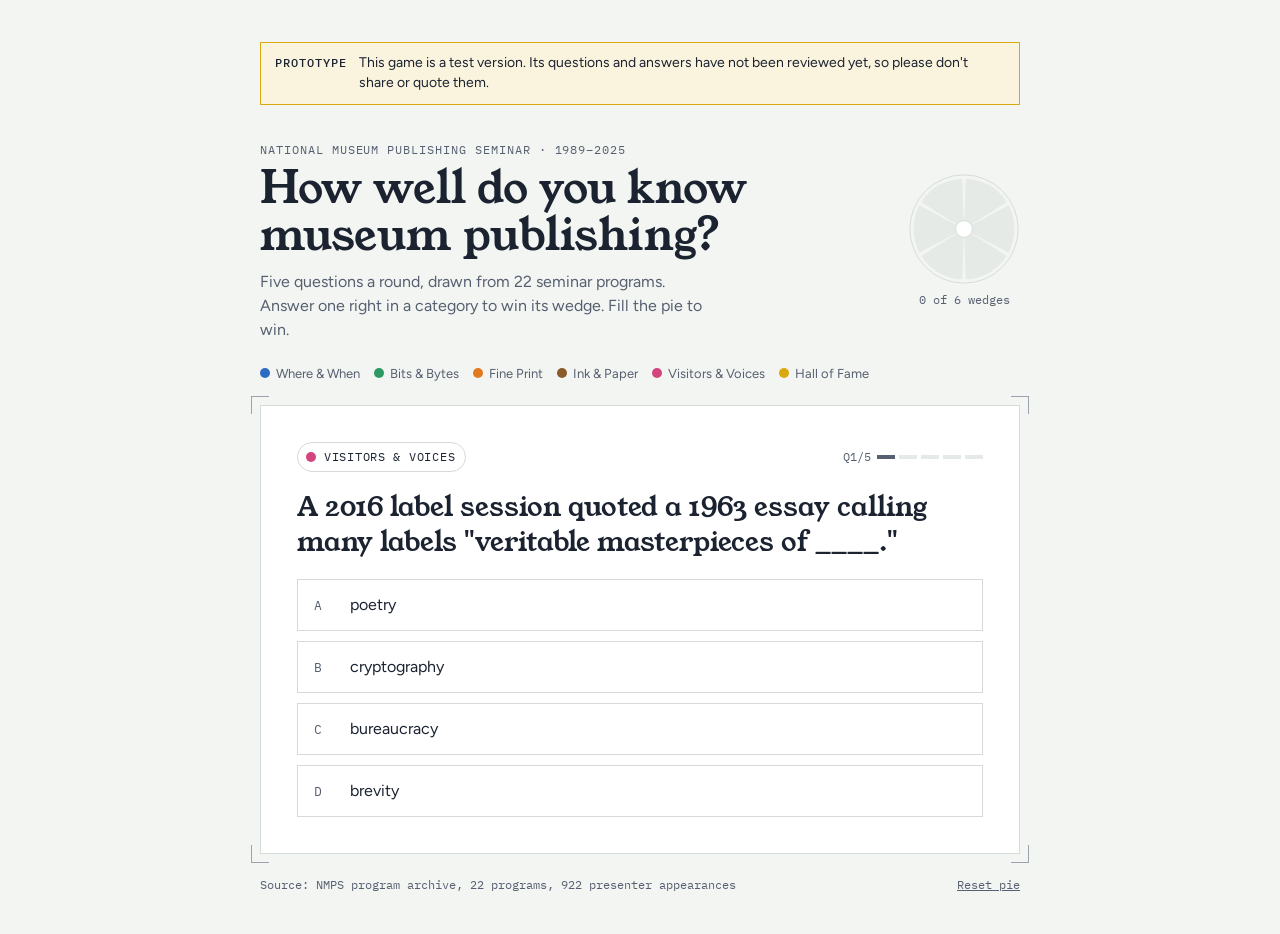
<file: nmps-trivia/index.html>
<!doctype html>
<html lang="en">
<head>
<meta charset="utf-8">
<meta name="viewport" content="width=device-width, initial-scale=1, viewport-fit=cover">
<meta name="robots" content="noindex, nofollow, noarchive">
<style>:root{padding-top:env(safe-area-inset-top,0px);padding-bottom:env(safe-area-inset-bottom,0px)}body{margin:0}img{max-width:100%}[hidden]{display:none!important}</style>
<title>Museum Publishing Pursuit</title>
<meta name="claude:viewport-fit-sides" content="cover">
<link rel="preconnect" href="https://fonts.googleapis.com">
<link rel="preconnect" href="https://fonts.gstatic.com" crossorigin>
<link rel="stylesheet" href="https://fonts.googleapis.com/css2?family=Young+Serif&family=Figtree:wght@400;500;600;700&family=IBM+Plex+Mono:wght@400;500&display=swap">
<style>
/* Layout: a single proof sheet with crop marks; the six-wedge pie is the scoreboard, the question card is the page being proofed. */
:root {
  --paper: #f3f5f2;
  --sheet: #ffffff;
  --ink: #1b2230;
  --ink-soft: #566070;
  --rule: #d5dbd6;
  --mark: #9aa3ad;
  --accent: #2c5fb3;
  --right: #23854f;
  --wrong: #c2413a;
  --c-where: #2c6bc1;
  --c-bits: #2e9a63;
  --c-fine: #e07a1f;
  --c-ink: #8a5a2b;
  --c-voices: #d2457d;
  --c-fame: #d9a90f;
  --empty: #e6eae6;
  --f-display: "Young Serif", Georgia, "Times New Roman", serif;
  --f-body: "Figtree", "Helvetica Neue", Arial, sans-serif;
  --f-mono: "IBM Plex Mono", ui-monospace, Menlo, monospace;
}
@media (prefers-color-scheme: dark) {
  :root:not([data-theme="light"]) {
    --paper: #10141c; --sheet: #181e29; --ink: #e9ecef; --ink-soft: #a3acb8; --rule: #2c3442; --mark: #5d6776;
    --accent: #7aa7ee; --right: #4cc287; --wrong: #ef6f66;
    --c-where: #5b91e0; --c-bits: #4bbd84; --c-fine: #f0954a; --c-ink: #c08a57; --c-voices: #e8719f; --c-fame: #e9c247;
    --empty: #262e3b; color-scheme: dark;
  }
}
:root[data-theme="dark"] {
  --paper: #10141c; --sheet: #181e29; --ink: #e9ecef; --ink-soft: #a3acb8; --rule: #2c3442; --mark: #5d6776;
  --accent: #7aa7ee; --right: #4cc287; --wrong: #ef6f66;
  --c-where: #5b91e0; --c-bits: #4bbd84; --c-fine: #f0954a; --c-ink: #c08a57; --c-voices: #e8719f; --c-fame: #e9c247;
  --empty: #262e3b; color-scheme: dark;
}
* { box-sizing: border-box; }
body {
  background: var(--paper); color: var(--ink); font-family: var(--f-body); font-size: 16px; line-height: 1.5;
  padding-left: max(16px, env(safe-area-inset-left, 0px)); padding-right: max(16px, env(safe-area-inset-right, 0px));
  padding-block: 28px 40px;
}
.wrap { max-width: 760px; margin: 0 auto; display: grid; gap: 22px; }
.proto { display: flex; gap: 12px; align-items: baseline; flex-wrap: wrap; padding: 10px 14px; border: 1px solid var(--c-fame); background: color-mix(in srgb, var(--c-fame) 14%, var(--sheet)); color: var(--ink); font-size: 14px; line-height: 1.45; }
.proto strong { font-family: var(--f-mono); font-size: 12px; font-weight: 500; letter-spacing: .08em; text-transform: uppercase; flex: none; }
.proto span { min-width: 0; flex: 1 1 260px; }

header { display: grid; grid-template-columns: 1fr auto; gap: 20px; align-items: center; }
.eyebrow { font-family: var(--f-mono); font-size: 12px; letter-spacing: .08em; text-transform: uppercase; color: var(--ink-soft); margin: 0 0 6px; }
h1 { font-family: var(--f-display); font-weight: 400; font-size: clamp(28px, 6vw, 44px); line-height: 1.08; margin: 0; text-wrap: balance; }
.sub { margin: 10px 0 0; color: var(--ink-soft); max-width: 46ch; }
.pie-box { display: grid; justify-items: center; gap: 6px; }
.pie-box svg { width: 112px; height: 112px; display: block; }
.pie-label { font-family: var(--f-mono); font-size: 12px; color: var(--ink-soft); font-variant-numeric: tabular-nums; }

.legend { display: flex; flex-wrap: wrap; gap: 8px 14px; margin: 0; padding: 0; list-style: none; font-size: 13px; color: var(--ink-soft); }
.legend li { display: inline-flex; align-items: center; gap: 6px; }
.dot { width: 10px; height: 10px; border-radius: 50%; display: inline-block; flex: none; }
.legend li.got { color: var(--ink); font-weight: 600; }

/* the proof sheet with crop marks */
.sheet { position: relative; background: var(--sheet); border: 1px solid var(--rule); padding: clamp(20px, 4vw, 36px); }
.crop { position: absolute; width: 18px; height: 18px; border-color: var(--mark); border-style: solid; border-width: 0; }
.crop.tl { top: -10px; left: -10px; border-top-width: 1px; border-left-width: 1px; }
.crop.tr { top: -10px; right: -10px; border-top-width: 1px; border-right-width: 1px; }
.crop.bl { bottom: -10px; left: -10px; border-bottom-width: 1px; border-left-width: 1px; }
.crop.br { bottom: -10px; right: -10px; border-bottom-width: 1px; border-right-width: 1px; }

.meta { display: flex; justify-content: space-between; align-items: center; gap: 12px; flex-wrap: wrap; margin-bottom: 18px; }
.chip { display: inline-flex; align-items: center; gap: 8px; font-family: var(--f-mono); font-size: 12px; letter-spacing: .06em; text-transform: uppercase; padding: 5px 10px 5px 8px; border: 1px solid var(--rule); border-radius: 999px; }
.progress { display: flex; gap: 6px; align-items: center; font-family: var(--f-mono); font-size: 12px; color: var(--ink-soft); font-variant-numeric: tabular-nums; }
.pips { display: flex; gap: 4px; }
.pip { width: 18px; height: 4px; background: var(--empty); }
.pip.ok { background: var(--right); } .pip.no { background: var(--wrong); } .pip.now { background: var(--ink-soft); }

.question { font-family: var(--f-display); font-size: clamp(21px, 3.6vw, 27px); line-height: 1.28; margin: 0 0 20px; text-wrap: balance; }
.opts { display: grid; gap: 10px; }
.opts.tf { grid-template-columns: 1fr 1fr; }
.opt {
  font: inherit; text-align: left; color: var(--ink); background: transparent; border: 1px solid var(--rule); padding: 13px 16px;
  cursor: pointer; display: grid; grid-template-columns: 26px 1fr; gap: 10px; align-items: baseline; transition: border-color .15s, background .15s;
}
.opt:hover:not(:disabled) { border-color: var(--ink-soft); }
.opt:focus-visible, .btn:focus-visible { outline: 2px solid var(--accent); outline-offset: 2px; }
.opt .key { font-family: var(--f-mono); font-size: 13px; color: var(--ink-soft); }
.opt:disabled { cursor: default; }
.opt.correct { border-color: var(--right); background: color-mix(in srgb, var(--right) 10%, transparent); }
.opt.picked-wrong { border-color: var(--wrong); background: color-mix(in srgb, var(--wrong) 9%, transparent); }
.opt.dim { opacity: .55; }

.reveal { margin-top: 20px; padding-top: 18px; border-top: 1px dashed var(--rule); display: grid; gap: 8px; }
.verdict { font-weight: 700; font-size: 17px; margin: 0; }
.verdict.ok { color: var(--right); } .verdict.no { color: var(--wrong); }
.bg-label { font-family: var(--f-mono); font-size: 11px; letter-spacing: .08em; text-transform: uppercase; color: var(--ink-soft); margin: 0; }
.bg { margin: 0; max-width: 65ch; }
.actions { display: flex; justify-content: flex-end; margin-top: 18px; gap: 10px; flex-wrap: wrap; }
.btn { font: inherit; font-weight: 600; border: 1px solid var(--ink); background: var(--ink); color: var(--sheet); padding: 11px 20px; cursor: pointer; }
.btn.ghost { background: transparent; color: var(--ink); border-color: var(--rule); }
.btn:hover { filter: brightness(1.08); }

/* results */
.result { display: grid; gap: 14px; }
.score { font-family: var(--f-display); font-size: clamp(48px, 12vw, 84px); line-height: 1; margin: 0; font-variant-numeric: tabular-nums; }
.score small { font-size: .4em; color: var(--ink-soft); }
.quip { font-family: var(--f-display); font-size: clamp(20px, 3.6vw, 26px); margin: 0; text-wrap: balance; }
.quip-sub { margin: 0; color: var(--ink-soft); }
.tally { list-style: none; margin: 4px 0 0; padding: 0; display: grid; gap: 8px; }
.tally li { display: grid; grid-template-columns: 22px 1fr; gap: 8px; align-items: baseline; font-size: 15px; }
.tally .mk { font-family: var(--f-mono); font-weight: 500; }
.tally .mk.ok { color: var(--right); } .tally .mk.no { color: var(--wrong); }
.tally .cat { font-family: var(--f-mono); font-size: 11px; letter-spacing: .06em; text-transform: uppercase; color: var(--ink-soft); display: block; }

footer { font-family: var(--f-mono); font-size: 12px; color: var(--ink-soft); display: flex; justify-content: space-between; gap: 12px; flex-wrap: wrap; }
footer button { font: inherit; background: none; border: 0; color: var(--ink-soft); text-decoration: underline; cursor: pointer; padding: 0; }

@media (max-width: 520px) {
  header { grid-template-columns: 1fr; }
  .pie-box { justify-items: start; grid-auto-flow: column; align-items: center; justify-content: start; gap: 12px; }
  .pie-box svg { width: 84px; height: 84px; }
  .opts.tf { grid-template-columns: 1fr; }
}
@media (prefers-reduced-motion: reduce) { * { transition: none !important; animation: none !important; } }
@keyframes pop { from { transform: scale(.6); opacity: .3; } to { transform: scale(1); opacity: 1; } }
.wedge.new { animation: pop .45s ease-out; transform-origin: 60px 60px; }
</style>
</head>
<body>


<div class="wrap">
  <p class="proto" role="note"><strong>Prototype</strong><span>This game is a test version. Its questions and answers have not been reviewed yet, so please don't share or quote them.</span></p>
  <header>
    <div>
      <p class="eyebrow">National Museum Publishing Seminar · 1989–2025</p>
      <h1>How well do you know museum publishing?</h1>
      <p class="sub">Five questions a round, drawn from 22 seminar programs. Answer one right in a category to win its wedge. Fill the pie to win.</p>
    </div>
    <div class="pie-box" aria-live="polite">
      <svg id="pie" viewBox="0 0 120 120" role="img" aria-label="Wedges earned"></svg>
      <span class="pie-label" id="pieLabel">0 of 6 wedges</span>
    </div>
  </header>

  <ul class="legend" id="legend"></ul>

  <section class="sheet" id="sheet" aria-live="polite">
    <span class="crop tl"></span><span class="crop tr"></span><span class="crop bl"></span><span class="crop br"></span>
    <div id="stage"></div>
  </section>

  <footer>
    <span>Source: NMPS program archive, 22 programs, 922 presenter appearances</span>
    <button type="button" id="resetBtn">Reset pie</button>
  </footer>
</div>

<script>
const QUESTIONS = [{"cat": "where", "q": "Which city has hosted the National Museum Publishing Seminar most often?", "opts": ["Chicago", "Washington, D.C.", "Philadelphia", "Pasadena"], "a": 0, "bg": "Chicago has hosted seven times: 1993, 1996, 2002, 2008, 2012, 2016, and 2023. Washington, Philadelphia, and Pasadena have two apiece. For years the seminar was cosponsored by the University of Chicago's publishing program."}, {"cat": "where", "q": "The 2000 seminar is the only one held outside the United States. Where did it meet?", "opts": ["Ottawa", "Toronto", "Montreal", "Vancouver"], "a": 0, "bg": "Ottawa's edition was billed as the \"9th International Museum Publishing Seminar,\" offered simultaneous translation in English and French, and held two days of sessions across the river at the Canadian Museum of Civilization (now the Canadian Museum of History)."}, {"cat": "where", "q": "Before it was NMPS, the seminar began in 1989 as part of a series run by which organization?", "opts": ["Society for Scholarly Publishing", "American Alliance of Museums", "College Art Association", "Association of University Presses"], "a": 0, "bg": "The first three seminars (Milwaukee 1989, Philadelphia 1990, and Houston 1991) were Society for Scholarly Publishing events. Starting in 1993, the programs list museums and the University of Chicago as cosponsors."}, {"cat": "where", "type": "tf", "q": "True or false: NMPS has met every other year since it began.", "opts": ["True", "False"], "a": 1, "bg": "False. It met nearly every year at first (1989 to 1996, skipping 1992), settled into an every-other-year rhythm in 1998, and the pandemic produced back-to-back virtual editions in 2020 and 2021."}, {"cat": "where", "q": "Which month has opened the most seminars?", "opts": ["June", "May", "April", "September"], "a": 0, "bg": "Six seminars opened in June: 2006, 2008, 2010, 2012, 2014, and 2025. May and April have four each. The earliest seminars met in the fall and even December."}, {"cat": "where", "q": "When the 2020 seminar moved online, what was it called?", "opts": ["Museum Publishing Now", "NMPS Live", "Publishing Apart", "The Distanced Desk"], "a": 0, "bg": "\"Museum Publishing Now: 2020\" ran as a series of virtual sessions from July 9 to August 12. The 2021 seminar was also virtual, spread across six weeks."}, {"cat": "where", "q": "The very first welcome reception, in Milwaukee in 1989, took place inside what kind of museum exhibit?", "opts": ["A walk-through rain forest", "A dinosaur hall", "A historic street of shops", "A planetarium dome"], "a": 0, "bg": "Guests mingled in the Milwaukee Public Museum's \"Rain Forest: Exploring Life on Earth,\" a 12,000-square-foot exhibit with a waterfall and five video theaters."}, {"cat": "where", "q": "Chicago attendees in 1996 and 2002 spent their Thursday evening at which institution?", "opts": ["John G. Shedd Aquarium", "Field Museum", "Adler Planetarium", "Lincoln Park Zoo"], "a": 0, "bg": "Both evenings were at the Shedd. The 1996 dinner included \"presentations with the animals,\" and the 2002 program lists a marine mammal presentation right after the keynote."}, {"cat": "where", "type": "tf", "q": "True or false: The 2014 Boston seminar bused attendees to Salem for its evening reception.", "opts": ["True", "False"], "a": 0, "bg": "True. The reception was at the Peabody Essex Museum in Salem, Massachusetts. An optional tour of the Museum of Fine Arts, Boston, followed on Sunday."}, {"cat": "where", "q": "How many seminar programs, from 1989 to 2025, are in the NMPS archive?", "opts": ["22", "18", "25", "30"], "a": 0, "bg": "Twenty-two programs hold 602 schedule items, 374 of them program sessions. The rest are registration, meals, breaks, and bus rides."}, {"cat": "bits", "q": "In what year did the word \"Internet\" first appear in an NMPS session title?", "opts": ["1996", "1993", "2000", "2002"], "a": 0, "bg": "The 1996 Chicago seminar had two: \"The Hitchhiker's Guide to the Internet\" and \"Copyright Law and the Internet.\" The 1998 sequel was \"Back to the Internet: What's Hot, What's Not.\""}, {"cat": "bits", "q": "In 2014, NMPS tried its first rapid-fire session. What format was it?", "opts": ["Pecha Kucha", "Ignite", "Unconference", "TED-style talks"], "a": 0, "bg": "Five case studies, 20 slides each, 20 seconds per slide. The format returned in 2016 and has been called a Lightning Round since 2018."}, {"cat": "bits", "q": "Which Getty initiative, presented at NMPS in 2010, set out to create replicable models for online collection catalogues?", "opts": ["OSCI", "IIIF", "DAMS", "OCLC"], "a": 0, "bg": "The Online Scholarly Catalogue Initiative launched in 2008 with nine museums. It got two sessions in 2010 and a follow-up, \"OSCI Revisited,\" in 2012."}, {"cat": "bits", "q": "Which open-source publishing tool was first demonstrated at a 2018 preconference session?", "opts": ["Quire", "Scalar", "Omeka", "Pressbooks"], "a": 0, "bg": "Getty's Quire had a demo in 2018, a community meetup in 2023, and a hands-on workshop in Baltimore in 2025."}, {"cat": "bits", "type": "tf", "q": "True or false: Every seminar since 1993 has had at least one session on electronic or digital publishing.", "opts": ["True", "False"], "a": 0, "bg": "True. From \"The Status of Electronic Publishing\" (1993) to AI-assisted image descriptions (2025), digital is the archive's most common topic: about one session in five, peaking at 45 percent from 2010 to 2016."}, {"cat": "bits", "q": "Finish the 2012 session title: \"With a Name Like ____, It Has to Be Good.\"", "opts": ["Twitter", "Facebook", "Google", "Kindle"], "a": 0, "bg": "The session covered social media, blogs, and selling books. Social media got its own session again in 2025, \"Social Media for Museum Publishers.\""}, {"cat": "bits", "q": "Which technology first appeared in an NMPS session title in 2025?", "opts": ["AI", "Virtual reality", "Blockchain", "QR codes"], "a": 0, "bg": "\"Leveraging AI to Enhance Image Descriptions for Art Collections\" looked at generative AI for alt text, so that collections are more accessible to visitors who are blind or have low vision."}, {"cat": "bits", "q": "A 2014 session noted it had been six years since the Kindle and only four since what?", "opts": ["The first iPad", "The first iPhone", "Google Books", "EPUB"], "a": 0, "bg": "\"Digital Publishing 101: The Complete Picture from EPUB to App\" covered EPUB and MOBI e-books, enhanced books, tablet apps, and HTML5 web books."}, {"cat": "bits", "type": "tf", "q": "True or false: The 1994 Washington seminar included a field trip to see interactive information technology at the Library of Congress.", "opts": ["True", "False"], "a": 0, "bg": "True. Attendees visited the National Demonstration Laboratory for Interactive Information Technology. It was offered twice that year."}, {"cat": "fine", "type": "tf", "q": "True or false: Every seminar program has included a session on rights or legal issues.", "opts": ["True", "False"], "a": 1, "bg": "Close, but false. Rights, permissions, contracts, or copyright show up in 19 of 22 programs. The exceptions are 2010, 2012, and 2025."}, {"cat": "fine", "q": "Which topic has not had a session of its own since 2014?", "opts": ["Budgets and finances", "Copyright", "Book design", "Collection catalogues"], "a": 0, "bg": "Budgets and fundraising had about one session in eight in the first decade, with titles like \"Show Me the Money\" and \"Yes, Virginia, You Can Raise Money for Books.\" The last was \"Money and Mission\" in 2014. Today budgets are taught in the preconference Museum Publishing 101."}, {"cat": "fine", "q": "The 1990 session \"Shall We Dance?\" was about negotiating what?", "opts": ["Contracts", "Translations", "Printing bids", "Speaker fees"], "a": 0, "bg": "Its full title was \"Shall We Dance? Negotiating Contracts.\" Contract negotiation came back in 1991, 2002, and the 2018 \"Legal Boot Camp.\""}, {"cat": "fine", "q": "The 2000 session \"From Grants to Golf\" covered what?", "opts": ["Fundraising techniques and partnerships", "Staff retreats", "Sports museum publishing", "Marketing to retirees"], "a": 0, "bg": "Its subtitle was \"Fundraising Techniques and Partnerships.\" Fundraising for books was a steady theme of the 1990s."}, {"cat": "fine", "q": "Finish the 2012 session title: \"Are You There, Publisher? It's Me, the ____.\"", "opts": ["Museum", "Curator", "Author", "Archive"], "a": 0, "bg": "The panel explained the difference between copublishing and distribution and how to approach a publisher, with speakers from two university presses."}, {"cat": "fine", "type": "tf", "q": "True or false: \"Fair use\" appeared in a session title before 2010.", "opts": ["True", "False"], "a": 1, "bg": "False. Fair use came up in a 2008 session description, but it first appears in a title in 2018 (\"Legal Boot Camp: Copyright, Fair Use, and Contracts\") and got a full session in 2021."}, {"cat": "fine", "q": "A 2006 session covered opportunities for museum publishers with which two services?", "opts": ["JSTOR and Lightning Source", "Amazon and Google Books", "Flickr and YouTube", "Kindle and iBooks"], "a": 0, "bg": "JSTOR, the digital library, and Lightning Source, the print-on-demand printer, were both new routes to readers. In this archive, \"Lightning\" meant a printer long before it meant a session format."}, {"cat": "fine", "q": "Which business topic has the most sessions in the archive?", "opts": ["Marketing, sales, and retail", "Budgets and finance", "Copublishing and distribution", "Rights and contracts"], "a": 0, "bg": "Marketing, sales, and the museum store account for 27 sessions, from \"Marketing Museum Publications\" (1989) to \"Getting on the Radar\" (2021). Rights and legal have 22, budgets 20, and copublishing 18."}, {"cat": "ink", "q": "The 1991 session \"Green Sky, Brown Clouds\" was about what?", "opts": ["Color accuracy in transparencies and separations", "Recycled paper", "Landscape painting catalogues", "Storm damage to archives"], "a": 0, "bg": "The subtitle was \"Accuracy in Transparencies and Separations,\" a prepress problem for any art publisher. Image quality came back in 2025 with \"The Life Cycle of Great Images.\""}, {"cat": "ink", "q": "Which kind of book had sessions of its own in 1993, 1995, 1996, 2002, and 2010, but none since?", "opts": ["Children's books", "Annual reports", "Collection catalogues", "Exhibition catalogues"], "a": 0, "bg": "Sessions ranged from \"Developing Children's Books\" (1993) and \"Connect with Kids!\" (1995) to \"A New Look at Children's Books\" (2010). Since then, children's books have come up only in a 2016 Pecha Kucha talk."}, {"cat": "ink", "q": "In 1998, NMPS asked whether collection catalogues were essential publications or museum what?", "opts": ["Dinosaurs", "Dodos", "Relics", "Mausoleums"], "a": 0, "bg": "\"Collection Catalogues: Museum Dinosaurs or Essential Publications?\" The debate went on through the OSCI digital catalogues (2010 to 2012) and \"Demystifying Digital Catalogue Decisions\" (2023)."}, {"cat": "ink", "type": "tf", "q": "True or false: Sustainability came up at NMPS before 2000.", "opts": ["True", "False"], "a": 0, "bg": "True. The 1993 seminar had \"Archival and Ecological Issues in Museum Publishing.\" It returned with \"Get Your Green On\" (2008) and \"Green New Deal\" (2020)."}, {"cat": "ink", "q": "The 2008 session \"Get Your Green On\" began: \"Green is the new ____.\"", "opts": ["black", "gold", "bestseller", "beige"], "a": 0, "bg": "The session went through paper and print certifications like FSC and SFI, under the heading \"FSC. SFI. PCRF. CoC. TMI*\" (*too much information)."}, {"cat": "ink", "q": "The 2025 \"Style Slam\" was a collaborative approach to what?", "opts": ["Creating a house style guide", "Judging book covers", "A poetry reading", "Choosing a typeface"], "a": 0, "bg": "Editors from the Smithsonian's National Museum of American History described how they built a house style guide together. Style sheets have had sessions since 1993."}, {"cat": "ink", "q": "The 2004 session \"Tango or Tangle?\" looked at which working relationship?", "opts": ["Curator and editor", "Designer and printer", "Author and agent", "Publisher and store"], "a": 0, "bg": "It's a recurring theme: \"Author versus Editor\" (1993), \"Tango or Tangle?\" (2004), and \"Love at First Write\" (2008)."}, {"cat": "ink", "q": "The longest session title in the archive (130 characters) begins with which question?", "opts": ["\"Are Jackets Required?\"", "\"Does Quality Matter?\"", "\"Is It Publishable?\"", "\"Why Publish?\""], "a": 0, "bg": "In full: \"Are Jackets Required? Rethinking Museum Publications in the Face of New Technology, Increasing Expectations, and Shrinking Budgets\" (2012). All four options are real NMPS titles."}, {"cat": "ink", "type": "tf", "q": "True or false: \"Managing Ephemera\" has been the title of sessions at two different seminars.", "opts": ["True", "False"], "a": 0, "bg": "True, in 1993 and 2006. Other repeated titles include \"Marketing Museum Publications\" (1989 and 1993) and \"Museum Publishing 101\" (2018 and 2021)."}, {"cat": "voices", "q": "A 2016 session cited a Mellon Foundation survey. What share of museum jobs tied to intellectual and educational missions were held by non-Hispanic white staff?", "opts": ["84 percent", "62 percent", "71 percent", "93 percent"], "a": 0, "bg": "The 2015 survey covered 278 museums. The panel, \"Museums and Equality: Inside and Out,\" asked what is published and who publishes it."}, {"cat": "voices", "q": "Which topic grew from about 4 percent of sessions in earlier decades to about 19 percent since 2018?", "opts": ["Equity, access, and inclusion", "Budgets and finance", "Magazines and ephemera", "Children's books"], "a": 0, "bg": "Recent sessions include inclusive language (2020 and 2021), \"A Is for Access\" (2021), language justice (2023), and equity \"on Both Sides of the Editorial Desk\" (2025)."}, {"cat": "voices", "q": "In what year did inclusive language first get its own session?", "opts": ["2020", "2008", "2016", "2023"], "a": 0, "bg": "The 2020 \"Inclusive Language Roundtable Discussion\" was followed in 2021 by \"Inclusive Language: How and Where to Start,\" because many institutions said in 2020 that they were drafting guidance."}, {"cat": "voices", "q": "A 1996 session called museums \"the New Towers of Babel.\" What was it about?", "opts": ["Multilanguage labels and translation", "Skyscraper museum buildings", "Online discussion forums", "Museum politics"], "a": 0, "bg": "Translation keeps coming back: in 2000, \"Lost in Translation\" (2018), \"Why Translate?\" (2023), and \"Buenas intenciones, Myriad Challenges\" (2025)."}, {"cat": "voices", "q": "A 2016 label session quoted a 1963 essay calling many labels \"veritable masterpieces of ____.\"", "opts": ["cryptography", "brevity", "bureaucracy", "poetry"], "a": 0, "bg": "The essay was \"Why Johnny Can't Read Labels.\" The session, \"Beyond the Wall,\" explored print and digital labels. Label writing has had sessions since 1993."}, {"cat": "voices", "type": "tf", "q": "True or false: The 2021 virtual seminar launched a mentorship network.", "opts": ["True", "False"], "a": 0, "bg": "True. The 2021 program opened sign-ups for mentors and mentees, and the 2023 seminar held two mentor meetups. 2021 also had speed networking and a BIPOC social hour."}, {"cat": "voices", "q": "The 1996 opening talk \"The Museum That Rock Built\" came from the director of which museum?", "opts": ["Rock and Roll Hall of Fame and Museum", "Experience Music Project", "Grammy Museum", "Smithsonian National Museum of American History"], "a": 0, "bg": "The Cleveland museum had opened the year before. Over the years the seminar has heard from zoos, aquariums, children's museums, and gardens as well as art museums."}, {"cat": "voices", "q": "Finish the 2018 session title: \"Didactics to ____.\"", "opts": ["Die For", "Live By", "Write Home About", "Remember"], "a": 0, "bg": "Labels and interpretation are one of the archive's biggest topics, with 31 sessions. They were most common from 2000 to 2016."}, {"cat": "fame", "q": "Who has presented at NMPS the most?", "opts": ["Susan F. Rossen", "Stephanie Medlock", "Kara Kirk", "Kathy Fredrickson"], "a": 0, "bg": "Susan F. Rossen, an NMPS cofounder from the Art Institute of Chicago, appears 26 times across 15 seminars, from 1989 to 2020. Stephanie Medlock is next with 15 appearances."}, {"cat": "fame", "q": "Which institution has supplied the most presenter appearances?", "opts": ["Art Institute of Chicago", "Metropolitan Museum of Art", "Getty Publications", "National Gallery of Art"], "a": 0, "bg": "The Art Institute of Chicago has 74 appearances by 32 people. Next are the Met with 45, Getty Publications with 31, and the National Gallery of Art with 28."}, {"cat": "fame", "type": "tf", "q": "True or false: The Art Institute of Chicago has had a presenter at every seminar.", "opts": ["True", "False"], "a": 1, "bg": "Nearly, but false. The Art Institute appears in 20 of 22 programs. The two exceptions are 2010 in Washington and the virtual 2021 seminar."}, {"cat": "fame", "q": "Which seminar had the most presenter appearances?", "opts": ["2021 (virtual)", "2012 (Chicago)", "2014 (Boston)", "1993 (Chicago)"], "a": 0, "bg": "The virtual 2021 seminar had 64 appearances, then 2012 with 59 and 2014 with 58. The first seminar, in 1989, had 11."}, {"cat": "fame", "q": "About how many different people have presented at NMPS?", "opts": ["About 630", "About 250", "About 400", "More than 1,000"], "a": 0, "bg": "There are 627 people across 922 appearances, from 346 institutions."}, {"cat": "fame", "q": "What's the most common role on an NMPS program?", "opts": ["Panelist", "Moderator", "Keynote speaker", "Solo speaker"], "a": 0, "bg": "Panelists make up 589 of 922 appearances, about 64 percent. Moderators are next at 17 percent. Rare roles include \"respondent\" (four times) and \"introducer\" (once)."}, {"cat": "fame", "type": "tf", "q": "True or false: Most NMPS presenters have presented only once.", "opts": ["True", "False"], "a": 0, "bg": "True. About 82 percent (514 of 627 people) appear once. A small group of regulars carries the institutional memory."}, {"cat": "fame", "q": "Which topic has the most sessions in the archive?", "opts": ["Digital and online publishing", "Editing and writing", "Marketing and sales", "Rights and legal"], "a": 0, "bg": "Digital and online publishing has 66 sessions. Next are career and program building with 46, then editing and audiences with 31 each."}];
const CATS = {
  where:  { name: "Where & When",      color: "--c-where" },
  bits:   { name: "Bits & Bytes",      color: "--c-bits" },
  fine:   { name: "Fine Print",        color: "--c-fine" },
  ink:    { name: "Ink & Paper",       color: "--c-ink" },
  voices: { name: "Visitors & Voices", color: "--c-voices" },
  fame:   { name: "Hall of Fame",      color: "--c-fame" }
};
const ORDER = ["where", "bits", "fine", "ink", "voices", "fame"];
const QUIPS = [
  ["Still in manuscript.", "Grab an old program and try again."],
  ["Remaindered, but there's always a reprint.", "One right is a start. The archive is patient."],
  ["Back to the author.", "The peer reviewers have notes."],
  ["Second proofs.", "A few queries in the margin, but the book is coming together."],
  ["Press-ready.", "One stray widow, and nobody noticed."],
  ["Colophon-worthy.", "You could chair the planning committee."]
];

QUESTIONS.forEach((q, i) => { q.id = i; });

function load(key, fallback) { try { const v = localStorage.getItem(key); return v ? JSON.parse(v) : fallback; } catch (e) { return fallback; } }
function save(key, val) { try { localStorage.setItem(key, JSON.stringify(val)); } catch (e) {} }

let state = {
  wedges: load("nmps-wedges", []),
  seen: load("nmps-seen", []),
  round: null, idx: 0, answers: [], phase: "question", newWedges: []
};

const $ = (id) => document.getElementById(id);
const esc = (s) => String(s).replace(/[&<>"]/g, (c) => ({ "&": "&amp;", "<": "&lt;", ">": "&gt;", '"': "&quot;" }[c]));
function shuffle(a) { a = a.slice(); for (let i = a.length - 1; i > 0; i--) { const j = Math.floor(Math.random() * (i + 1)); [a[i], a[j]] = [a[j], a[i]]; } return a; }

function newRound() {
  // five different categories; ones not yet in the pie come first
  const missing = shuffle(ORDER.filter((c) => !state.wedges.includes(c)));
  const have = shuffle(ORDER.filter((c) => state.wedges.includes(c)));
  const cats = missing.concat(have).slice(0, 5);
  const round = cats.map((c) => {
    let pool = QUESTIONS.filter((q) => q.cat === c && !state.seen.includes(q.id));
    if (!pool.length) { state.seen = state.seen.filter((id) => QUESTIONS[id].cat !== c); pool = QUESTIONS.filter((q) => q.cat === c); }
    const q = pool[Math.floor(Math.random() * pool.length)];
    const order = q.type === "tf" ? q.opts.map((_, i) => i) : shuffle(q.opts.map((_, i) => i));
    return { id: q.id, order };
  });
  state.round = shuffle(round);
  state.idx = 0; state.answers = []; state.phase = "question"; state.newWedges = [];
  render();
}

function pieSVG(highlight) {
  const cx = 60, cy = 60, r = 54, gap = 0.035;
  let out = `<circle cx="60" cy="60" r="58" fill="none" stroke="var(--rule)" stroke-width="1"/>`;
  ORDER.forEach((c, i) => {
    const a0 = (i / 6) * 2 * Math.PI - Math.PI / 2 + gap, a1 = ((i + 1) / 6) * 2 * Math.PI - Math.PI / 2 - gap;
    const p = (a) => `${(cx + r * Math.cos(a)).toFixed(2)},${(cy + r * Math.sin(a)).toFixed(2)}`;
    const got = state.wedges.includes(c);
    const fill = got ? `var(${CATS[c].color})` : "var(--empty)";
    const cls = highlight && highlight.includes(c) ? "wedge new" : "wedge";
    out += `<path class="${cls}" d="M60,60 L${p(a0)} A${r},${r} 0 0 1 ${p(a1)} Z" fill="${fill}"><title>${esc(CATS[c].name)}${got ? " (earned)" : ""}</title></path>`;
  });
  out += `<circle cx="60" cy="60" r="9" fill="var(--sheet)" stroke="var(--rule)"/>`;
  return out;
}

function renderChrome(highlight) {
  $("pie").innerHTML = pieSVG(highlight);
  const n = state.wedges.length;
  $("pieLabel").textContent = n === 6 ? "Full pie!" : `${n} of 6 wedges`;
  $("legend").innerHTML = ORDER.map((c) => `<li class="${state.wedges.includes(c) ? "got" : ""}"><span class="dot" style="background:var(${CATS[c].color})"></span>${esc(CATS[c].name)}</li>`).join("");
}

function render() {
  renderChrome(state.phase === "done" ? state.newWedges : null);
  const st = $("stage");
  if (state.phase === "done") { st.innerHTML = resultsHTML(); $("again").focus(); $("again").onclick = newRound; return; }
  const item = state.round[state.idx];
  const q = QUESTIONS[item.id];
  const cat = CATS[q.cat];
  const answered = state.phase === "reveal";
  const picked = answered ? state.answers[state.idx] : null;
  const pips = state.round.map((_, i) => {
    let cls = "pip";
    if (i < state.answers.length) cls += state.answers[i] === QUESTIONS[state.round[i].id].a ? " ok" : " no";
    else if (i === state.idx) cls += " now";
    return `<span class="${cls}"></span>`;
  }).join("");
  const letters = q.type === "tf" ? ["T", "F"] : ["A", "B", "C", "D"];
  const opts = item.order.map((oi, k) => {
    let cls = "opt";
    if (answered) {
      if (oi === q.a) cls += " correct";
      else if (oi === picked) cls += " picked-wrong";
      else cls += " dim";
    }
    return `<button type="button" class="${cls}" data-i="${oi}" id="opt-${k}" ${answered ? "disabled" : ""}><span class="key">${letters[k]}</span><span>${esc(q.opts[oi])}</span></button>`;
  }).join("");
  const right = answered && picked === q.a;
  st.innerHTML = `
    <div class="meta">
      <span class="chip"><span class="dot" style="background:var(${cat.color})"></span>${esc(cat.name)}</span>
      <span class="progress"><span>Q${state.idx + 1}/5</span><span class="pips">${pips}</span></span>
    </div>
    <p class="question">${esc(q.q)}</p>
    <div class="opts ${q.type === "tf" ? "tf" : ""}">${opts}</div>
    ${answered ? `
      <div class="reveal">
        <p class="verdict ${right ? "ok" : "no"}">${right ? (state.wedges.includes(q.cat) && !state.newWedges.includes(q.cat) ? "Correct." : "Correct. " + esc(cat.name) + " wedge earned.") : "Not quite. The answer is " + esc(q.opts[q.a]) + "."}</p>
        <p class="bg-label">From the archive</p>
        <p class="bg">${esc(q.bg)}</p>
      </div>
      <div class="actions"><button type="button" class="btn" id="next">${state.idx === 4 ? "See my score" : "Next question"}</button></div>` : ""}
  `;
  if (!answered) st.querySelectorAll(".opt").forEach((b) => b.addEventListener("click", () => answer(+b.dataset.i)));
  else { $("next").addEventListener("click", next); $("next").focus(); }
}

function answer(i) {
  const q = QUESTIONS[state.round[state.idx].id];
  state.answers[state.idx] = i;
  if (!state.seen.includes(q.id)) state.seen.push(q.id);
  if (i === q.a && !state.wedges.includes(q.cat)) { state.wedges.push(q.cat); state.newWedges.push(q.cat); }
  save("nmps-wedges", state.wedges); save("nmps-seen", state.seen);
  state.phase = "reveal";
  render();
  renderChrome(i === q.a ? [q.cat] : null);
}

function next() {
  if (state.idx < 4) { state.idx++; state.phase = "question"; render(); $("opt-0").focus(); }
  else { state.phase = "done"; render(); }
}

function resultsHTML() {
  const score = state.round.reduce((n, item, i) => n + (state.answers[i] === QUESTIONS[item.id].a ? 1 : 0), 0);
  const [quip, sub] = QUIPS[score];
  const full = state.wedges.length === 6;
  const tally = state.round.map((item, i) => {
    const q = QUESTIONS[item.id]; const ok = state.answers[i] === q.a;
    return `<li><span class="mk ${ok ? "ok" : "no"}">${ok ? "✓" : "✕"}</span><span><span class="cat">${esc(CATS[q.cat].name)}</span>${esc(q.q)}</span></li>`;
  }).join("");
  const wedgeLine = state.newWedges.length
    ? `New wedges: ${state.newWedges.map((c) => CATS[c].name).join(", ")}.`
    : "No new wedges this round.";
  return `
    <div class="result">
      <p class="bg-label">Round complete</p>
      <p class="score">${score}<small> / 5</small></p>
      <p class="quip">${esc(quip)}</p>
      <p class="quip-sub">${esc(sub)} ${esc(wedgeLine)}</p>
      ${full ? `<p class="verdict ok">Full pie. All six wedges. You know museum publishing.</p>` : ""}
      <ul class="tally">${tally}</ul>
      <div class="actions"><button type="button" class="btn" id="again">${full ? "Keep playing" : "Play another round"}</button></div>
    </div>`;
}

$("resetBtn").addEventListener("click", () => { state.wedges = []; state.seen = []; save("nmps-wedges", []); save("nmps-seen", []); newRound(); });

function start(data) {
  if (data && data.round) Object.assign(state, data);
  if (!state.round) newRound(); else render();
}
window.claude?.hot?.snapshot?.(() => ({ round: state.round, idx: state.idx, answers: state.answers, phase: state.phase, newWedges: state.newWedges, wedges: state.wedges, seen: state.seen }));
window.claude?.hot?.ready ? window.claude.hot.ready(start) : start(window.claude?.hot?.data ?? {});
</script>

</body>
</html>
</file>
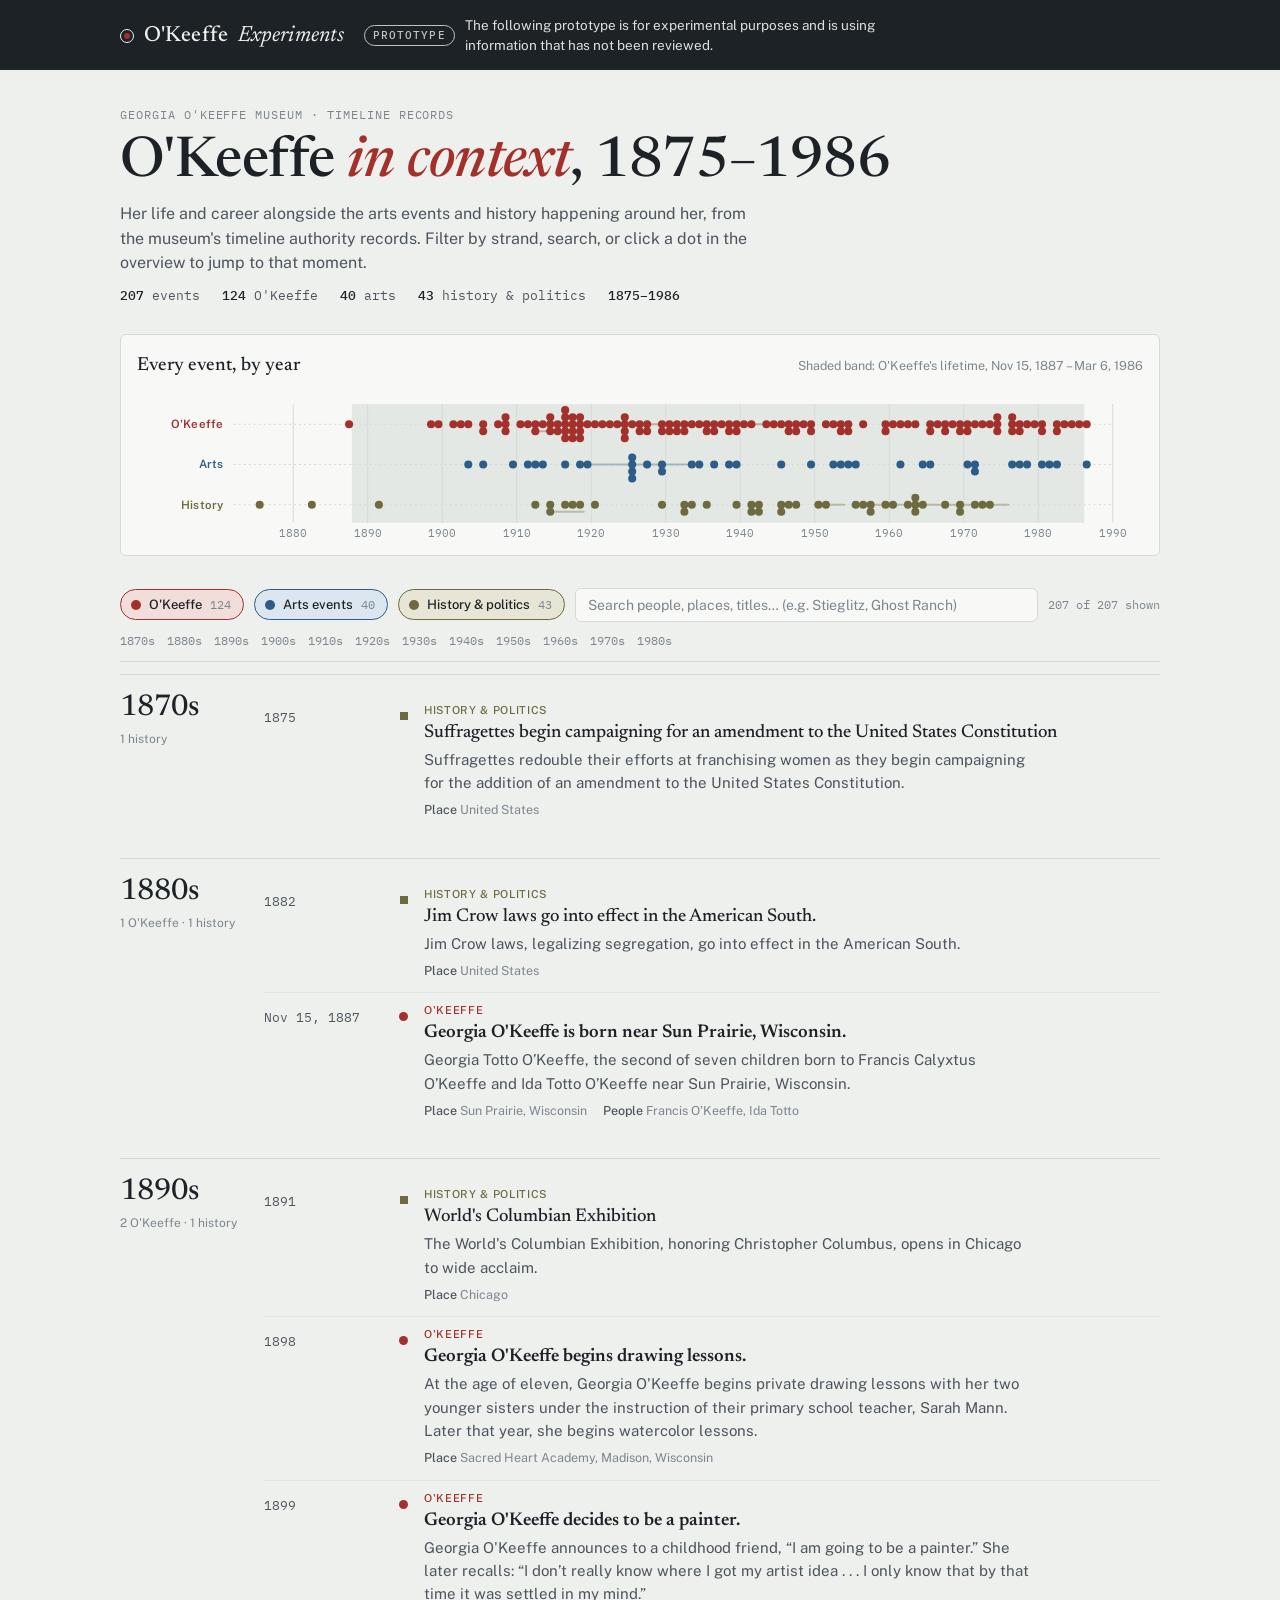
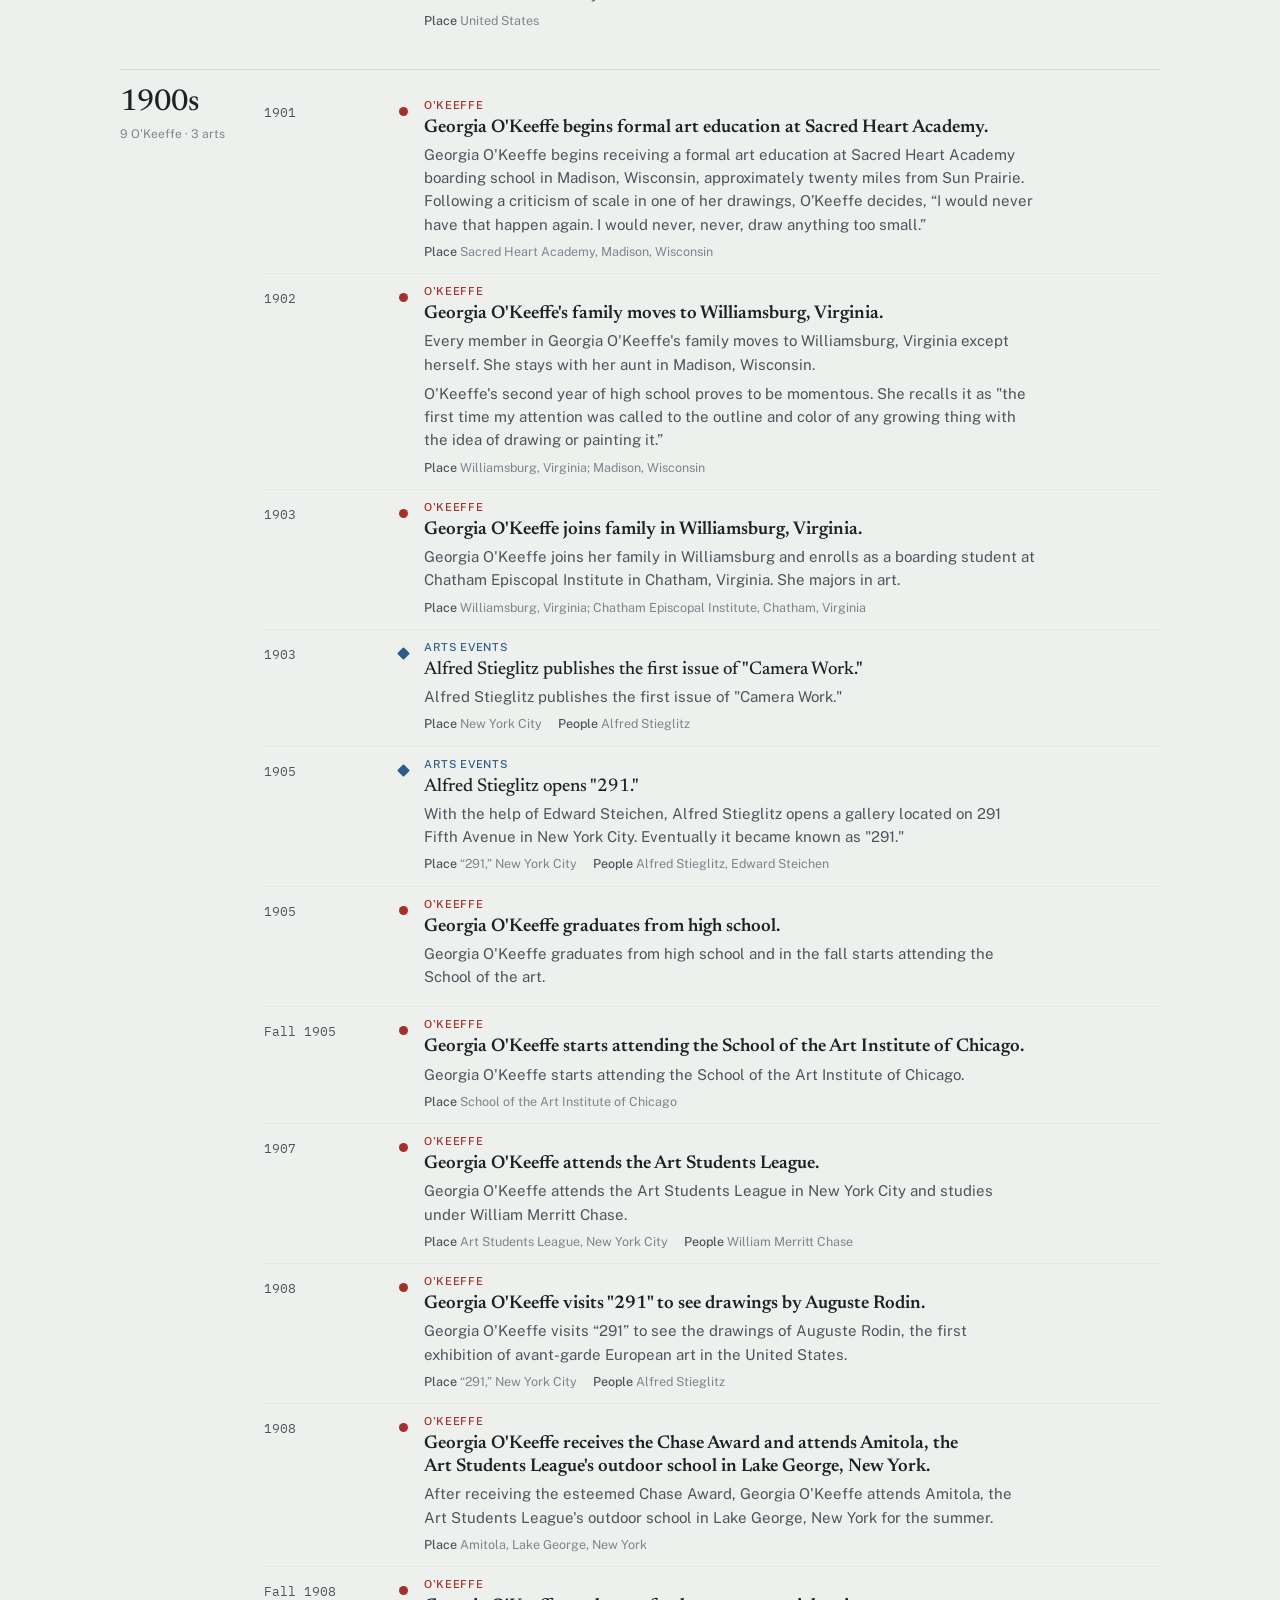
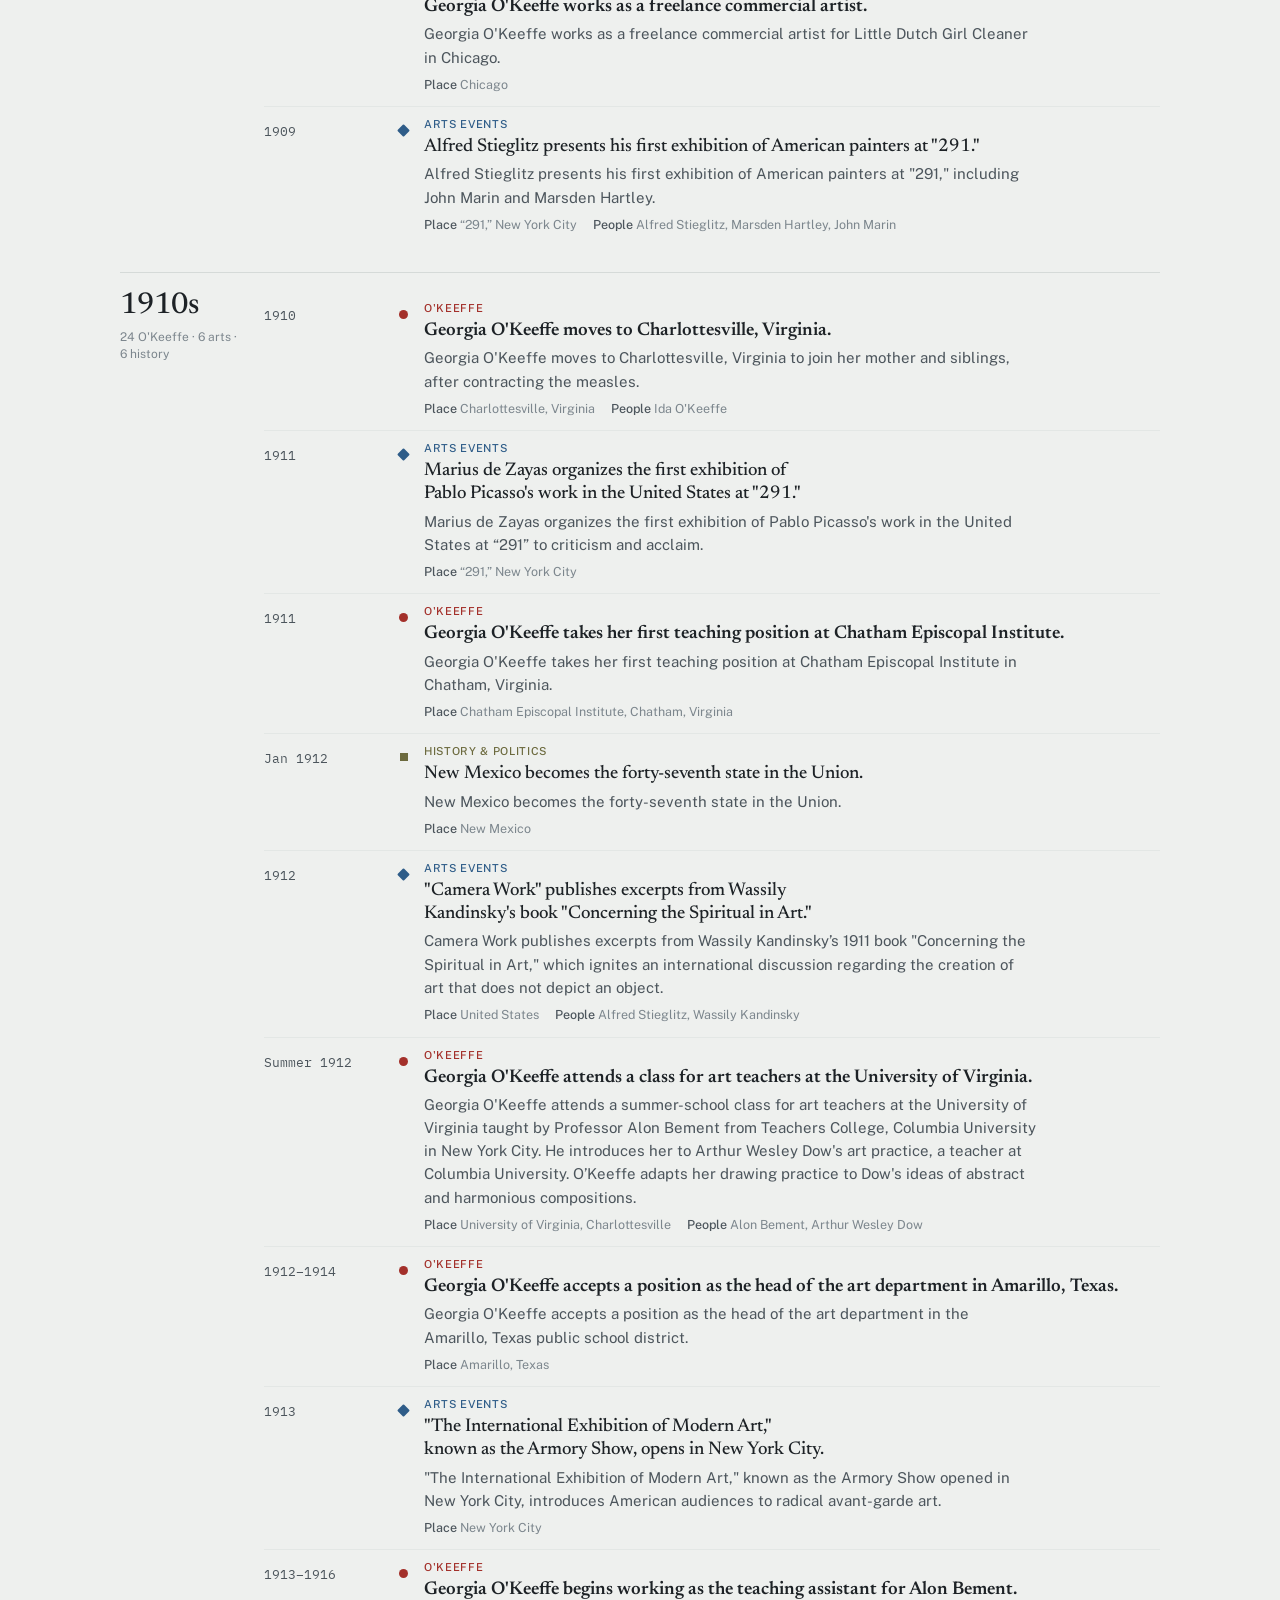
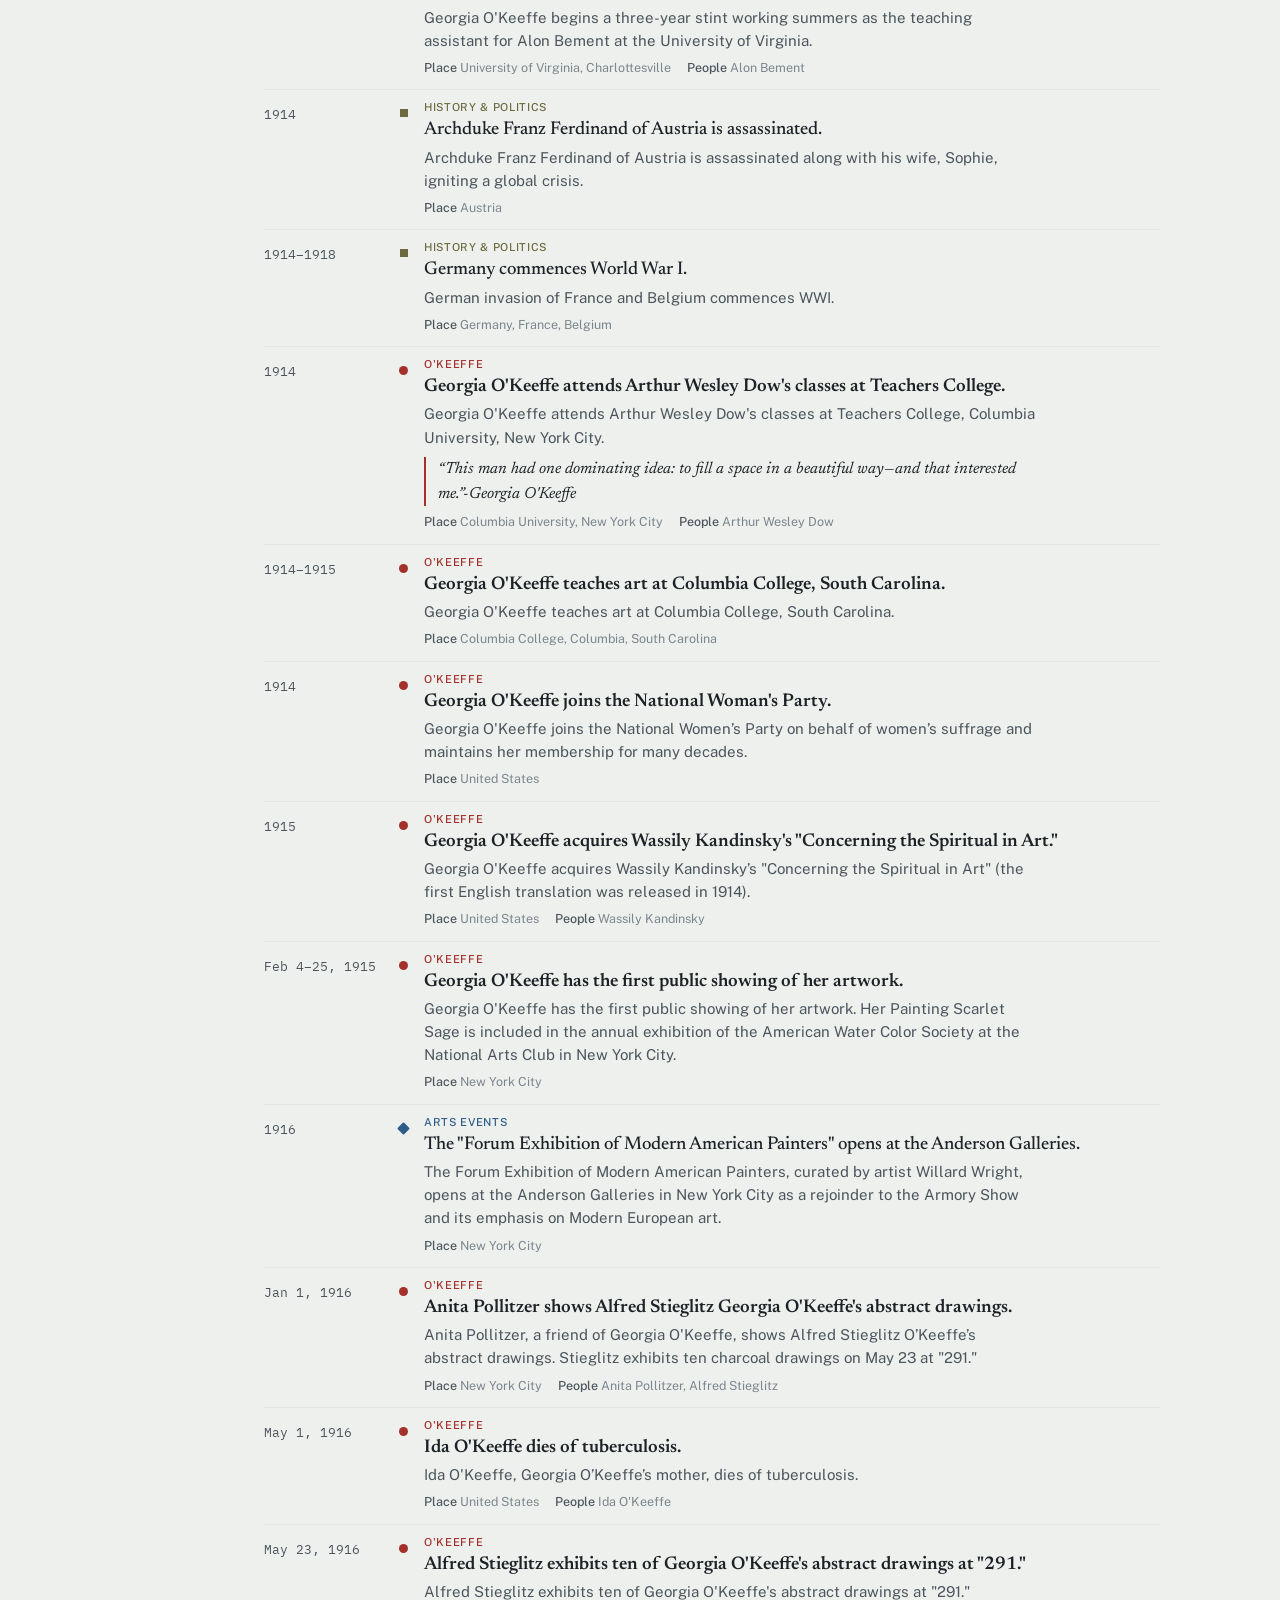
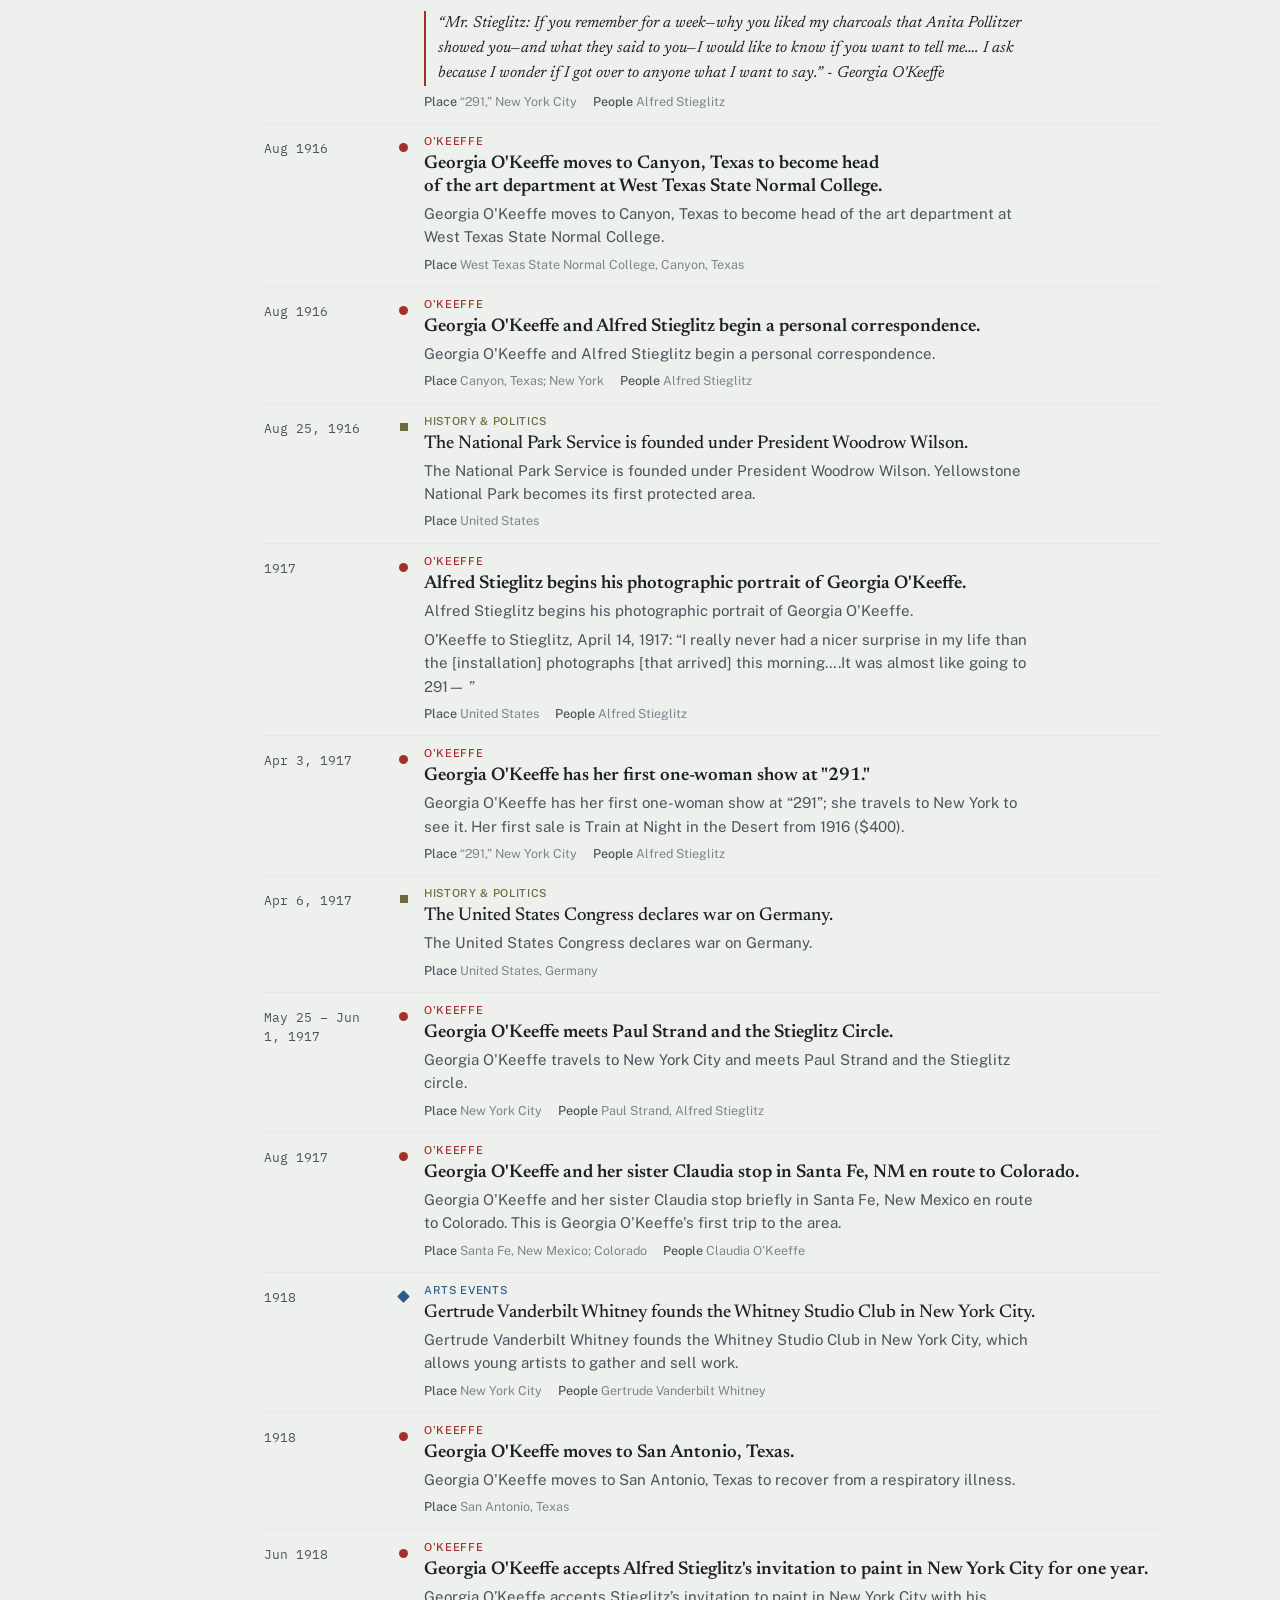
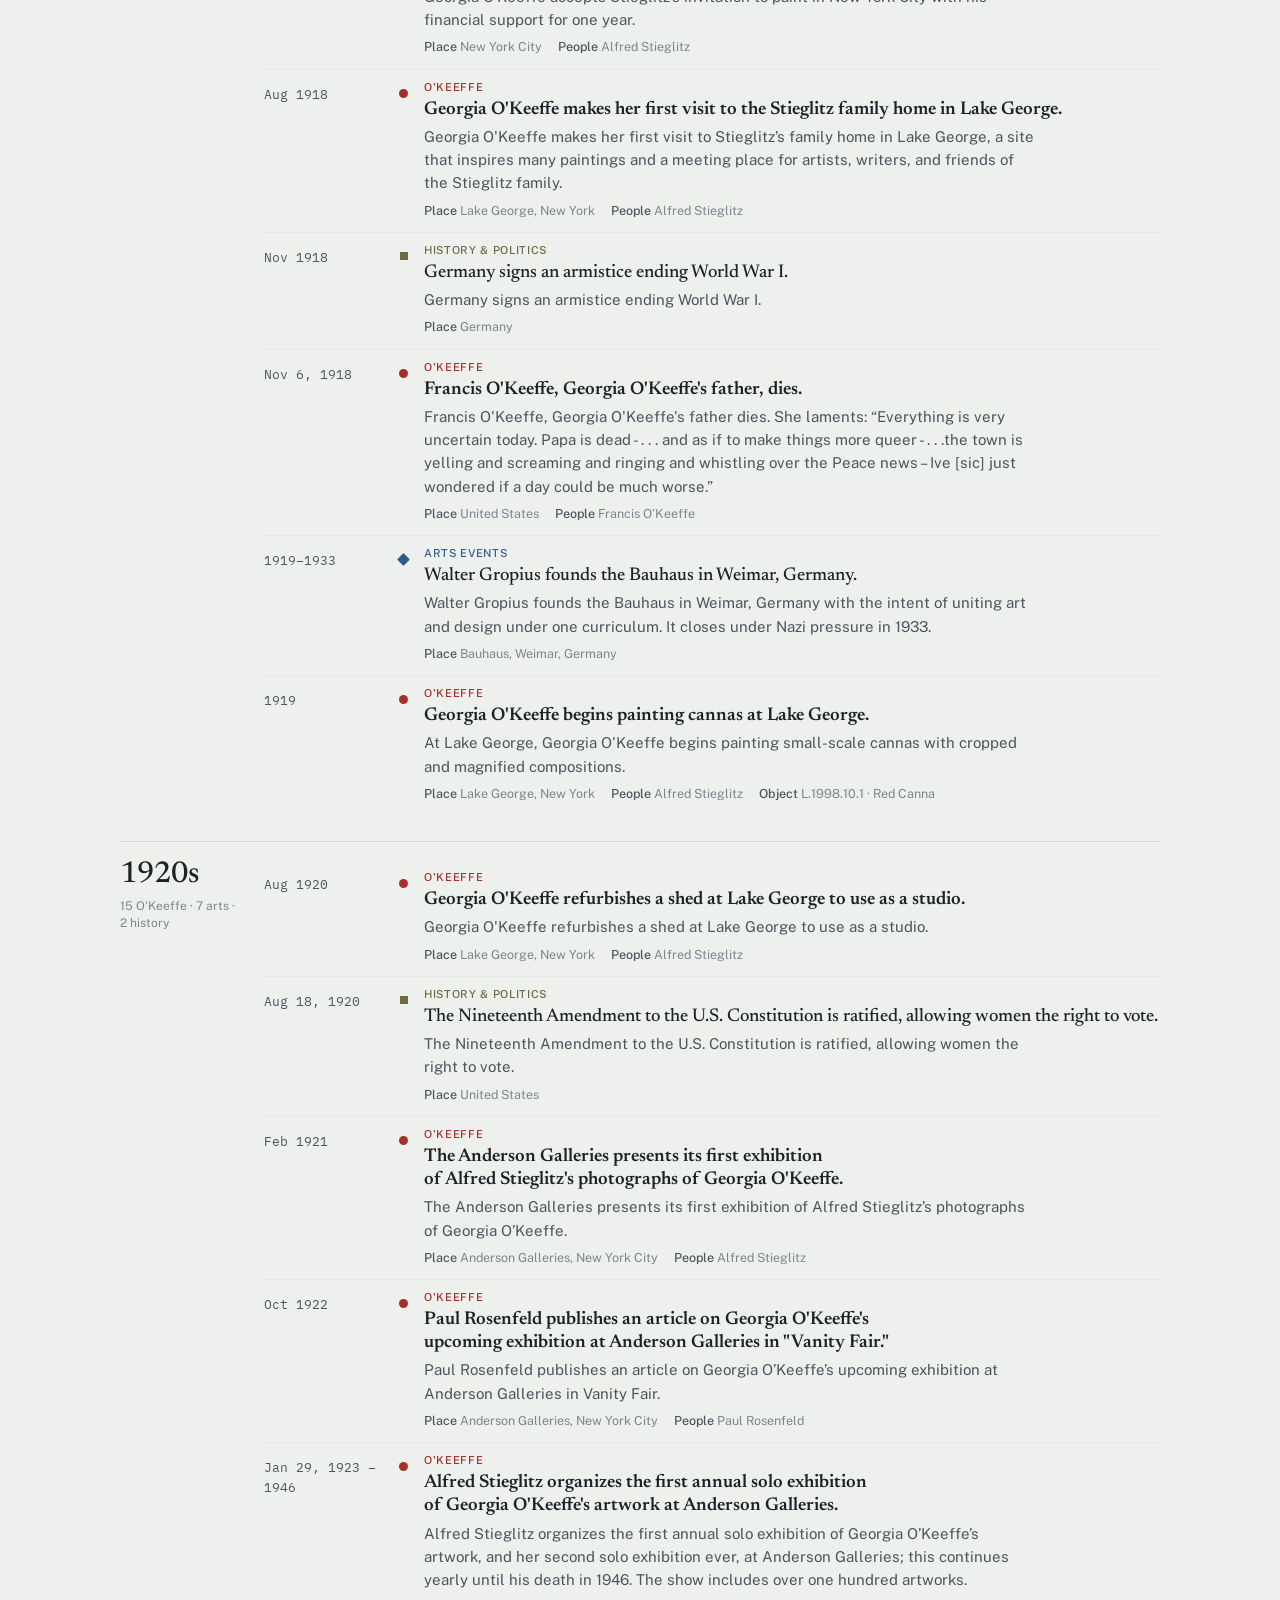
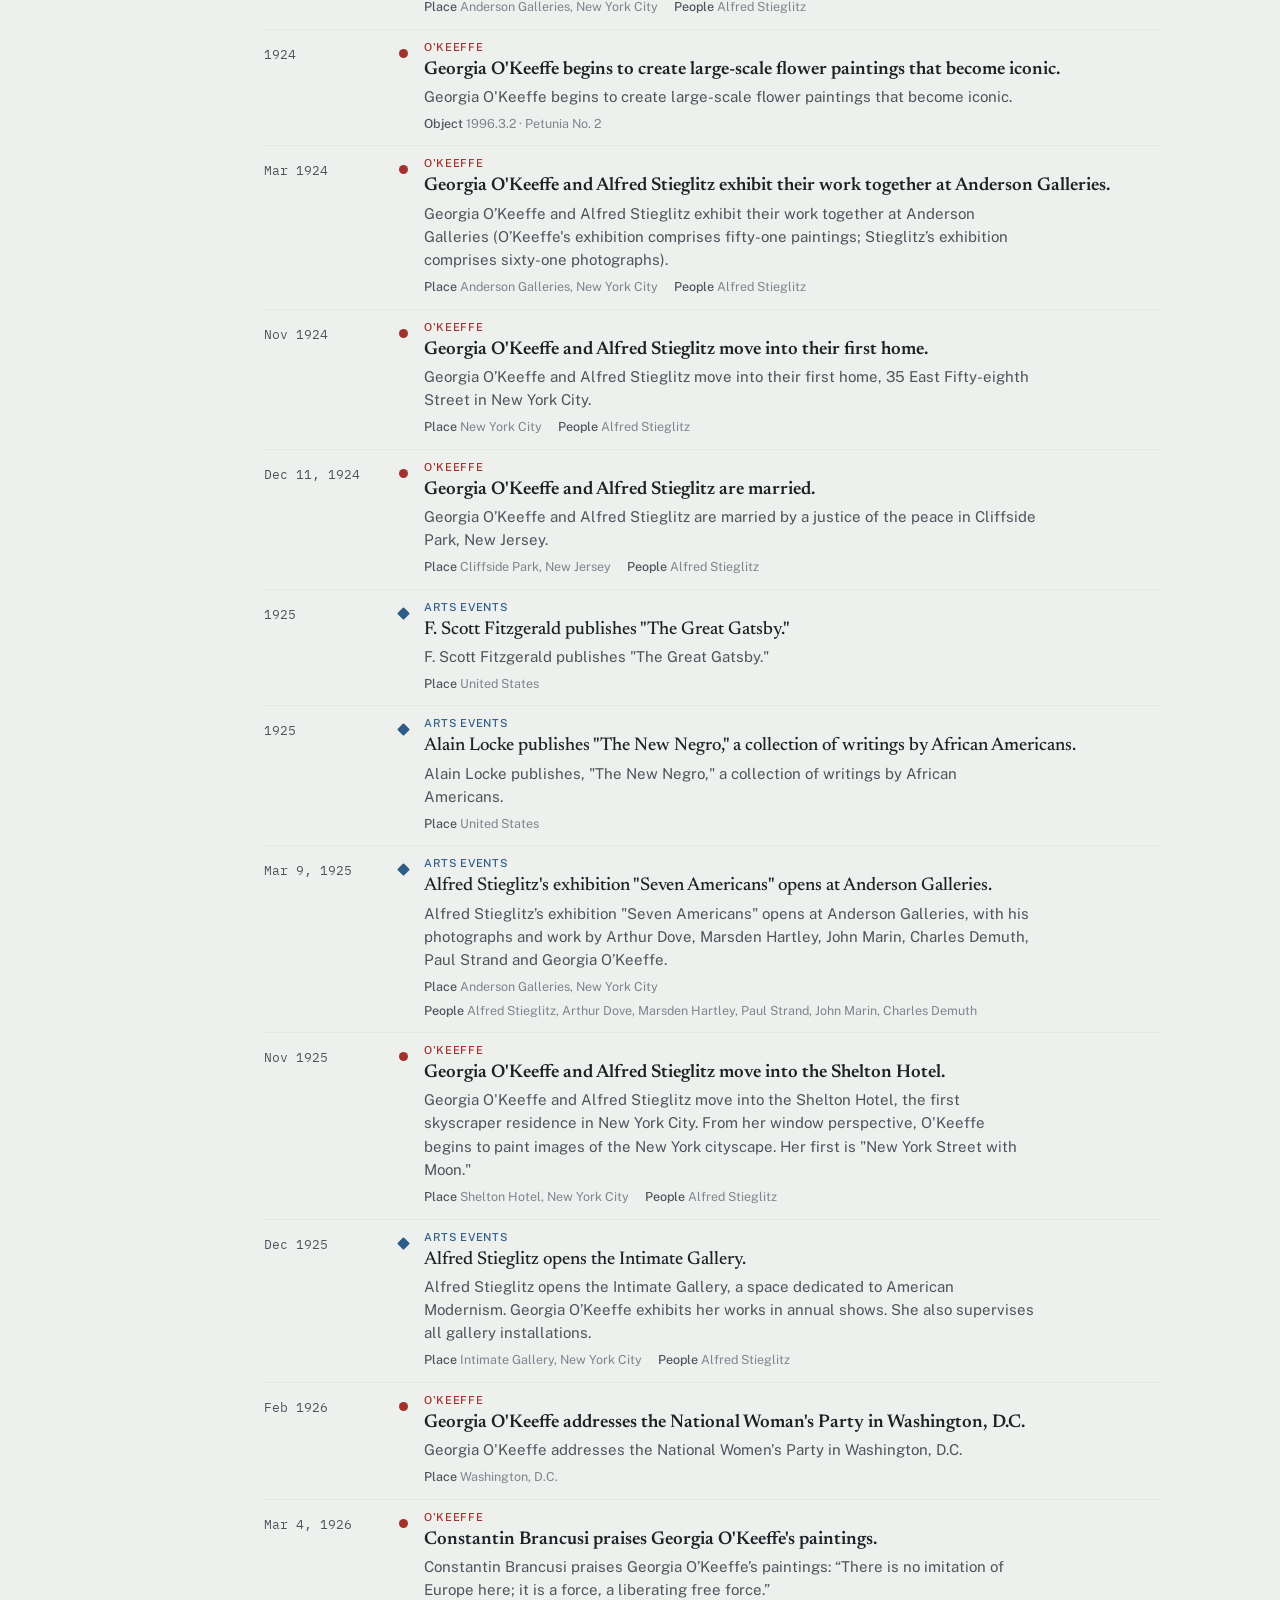
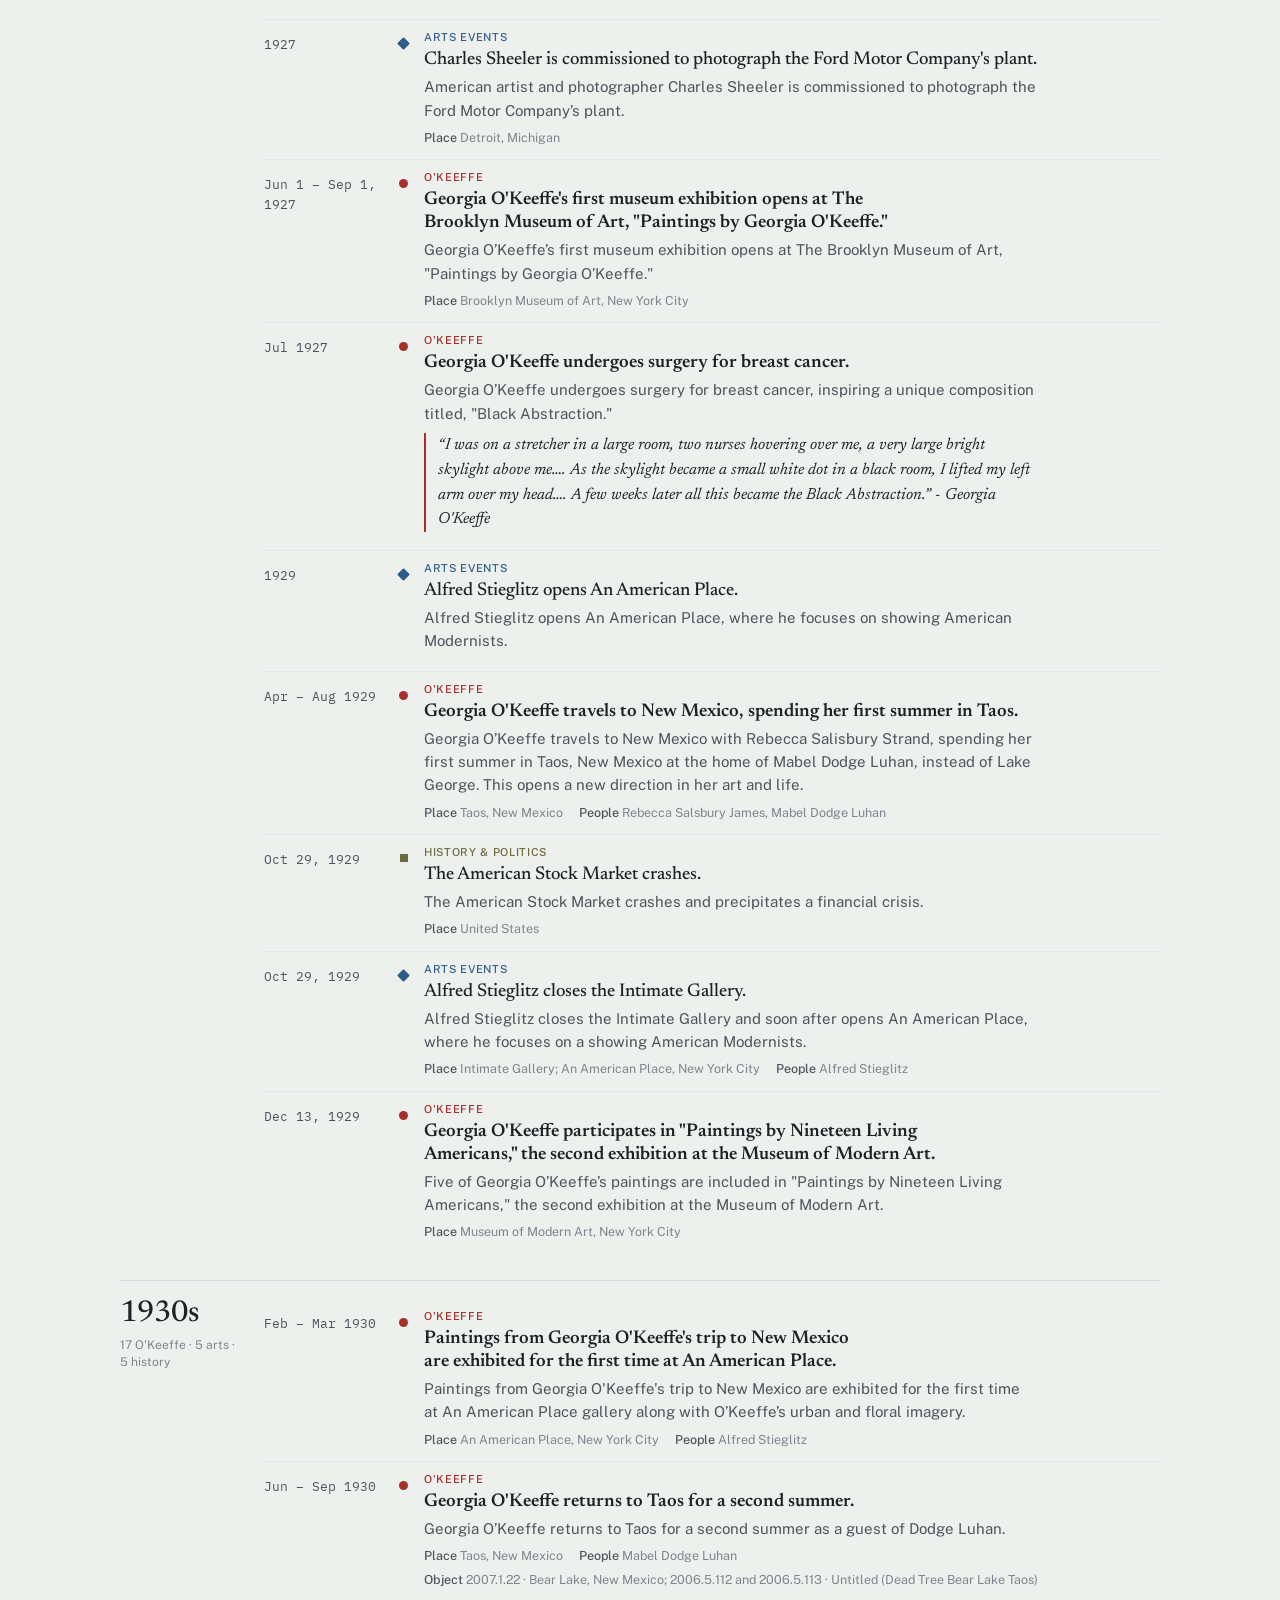
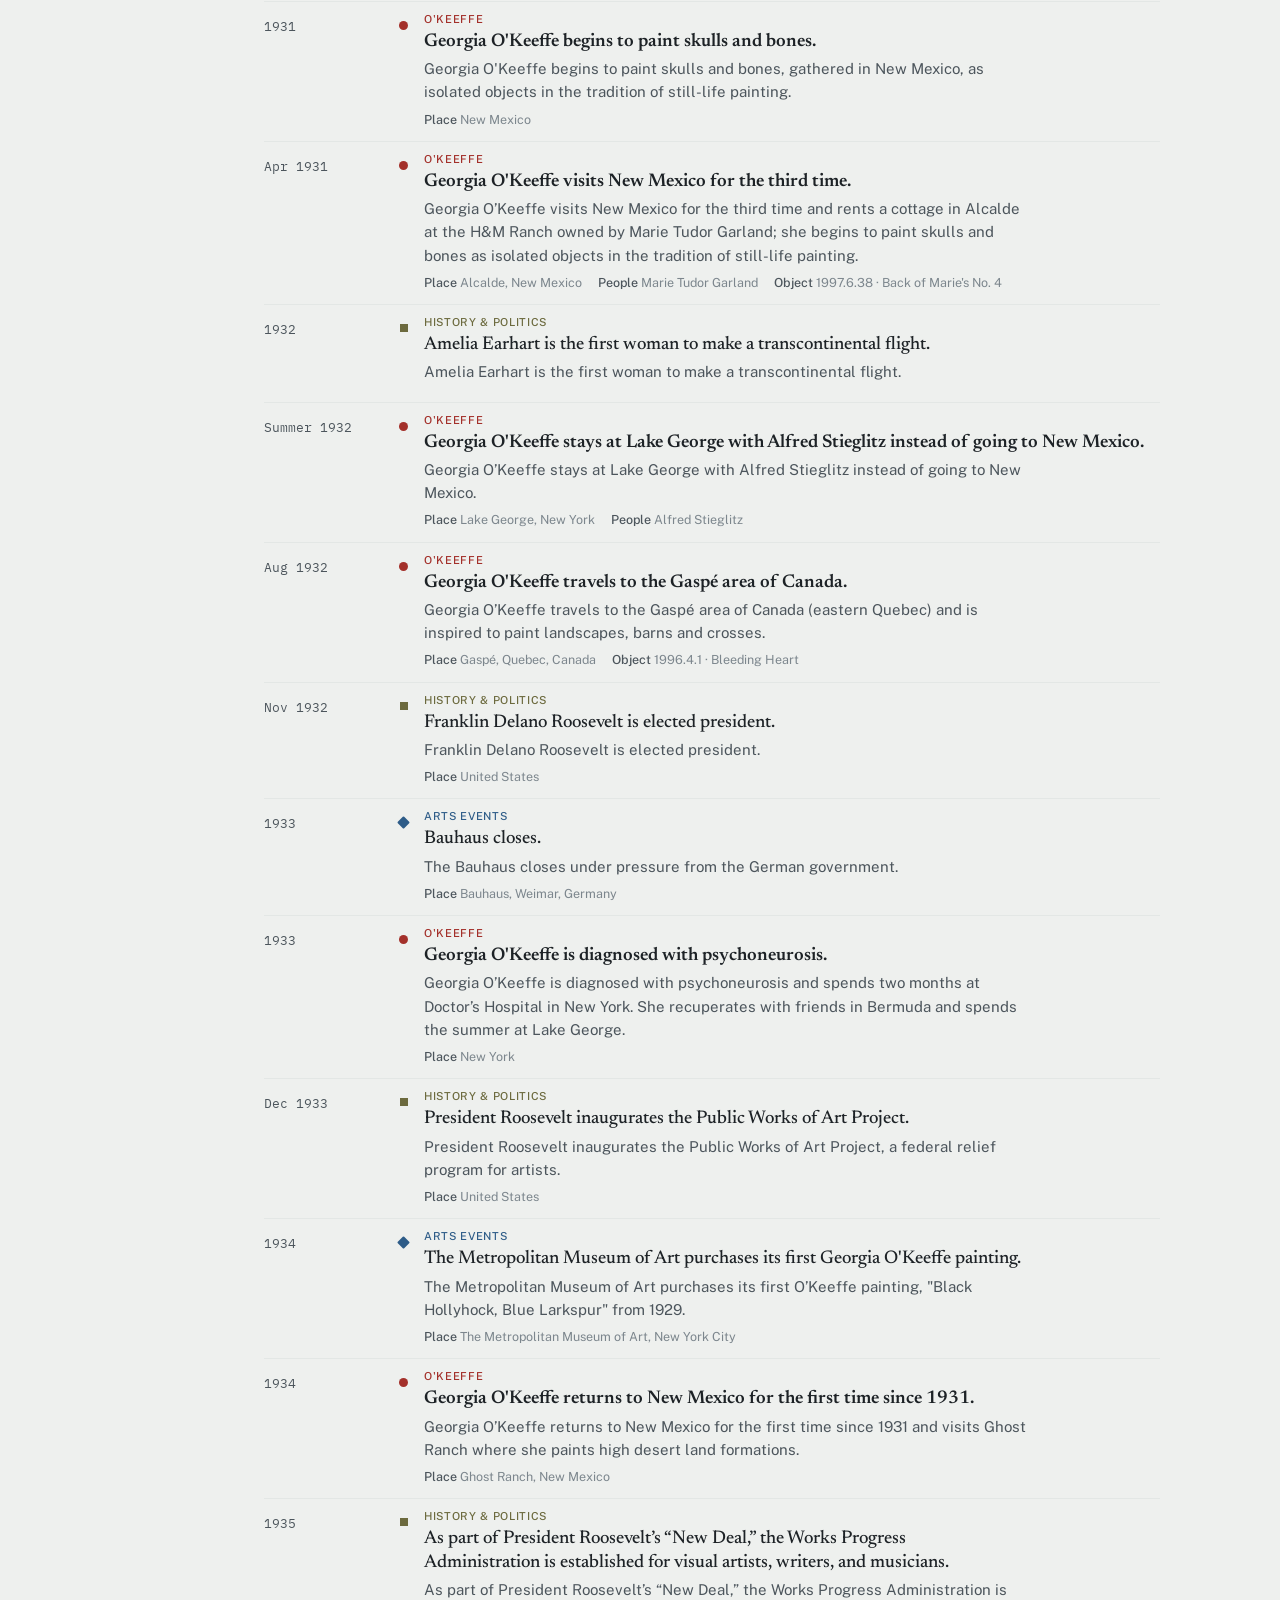
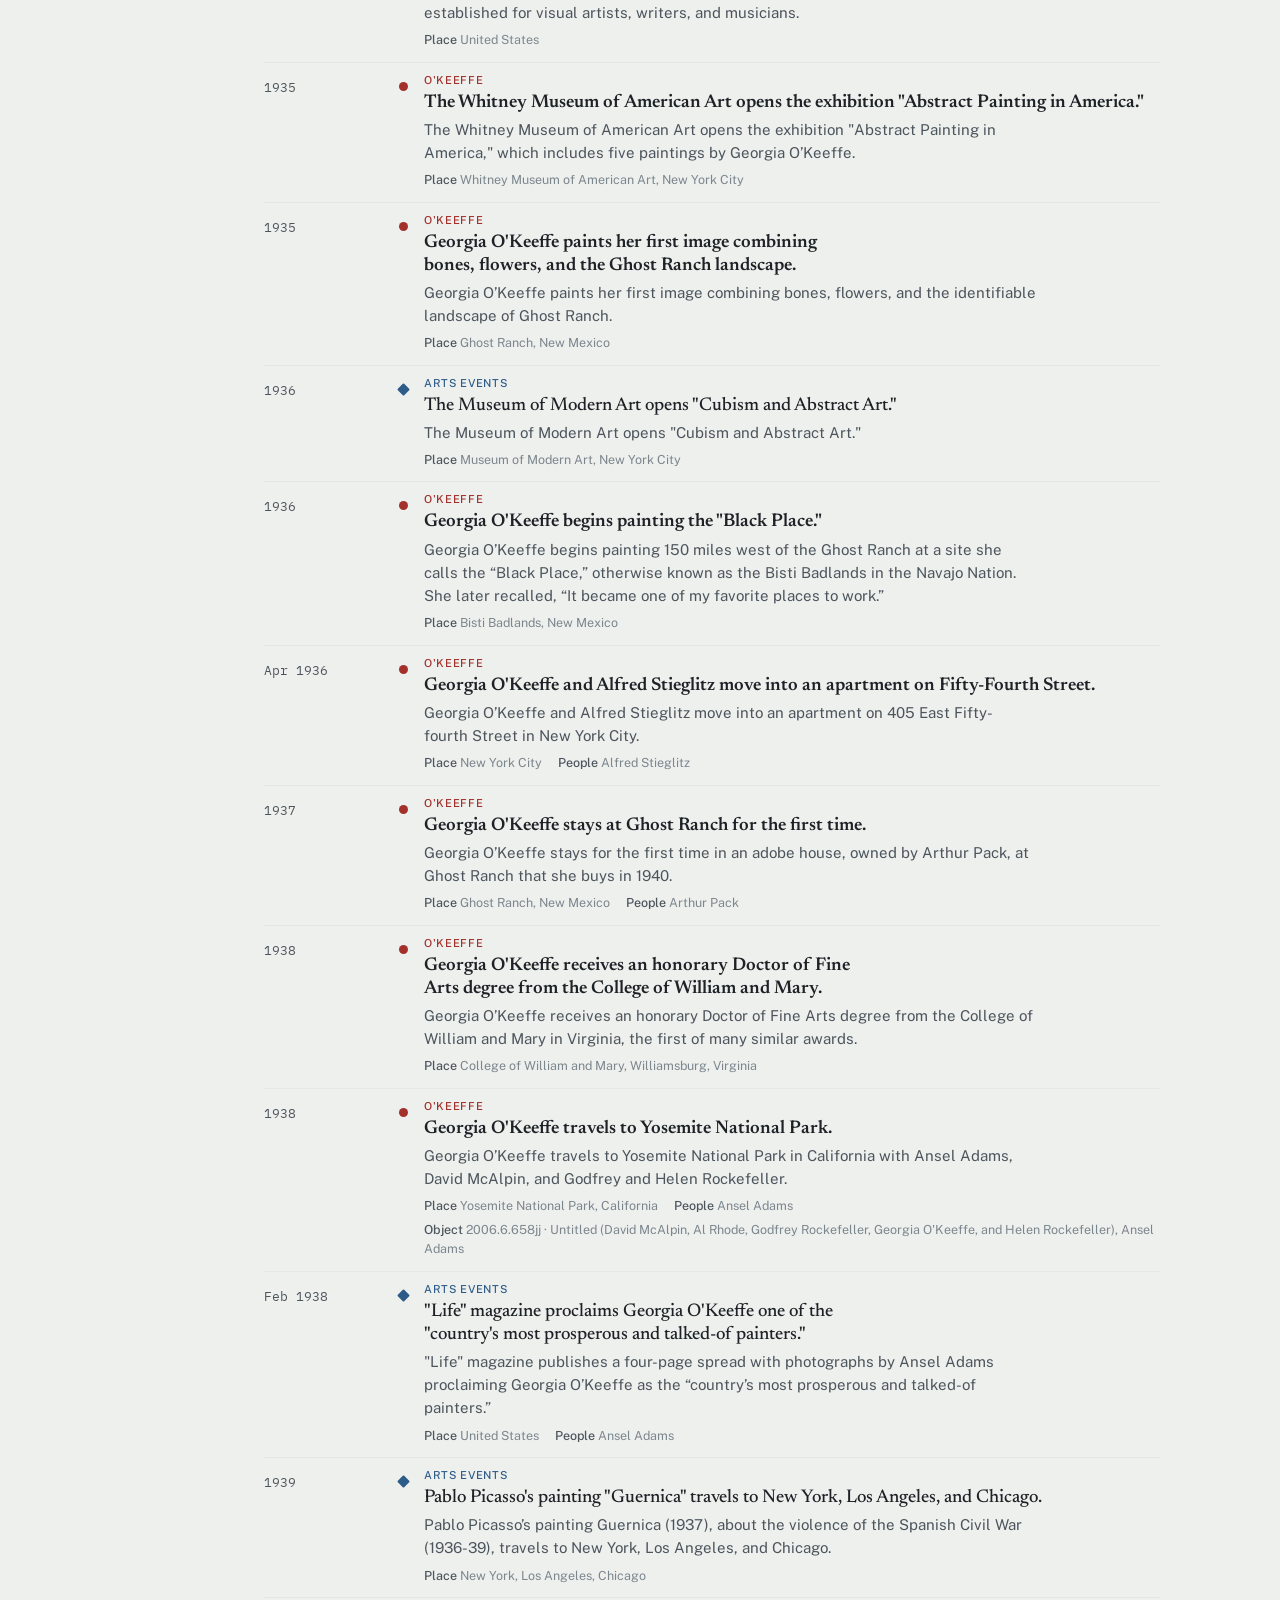
<file: ok-in-context/index.html>
<!DOCTYPE html>
<html lang="en">
<head>
<meta charset="utf-8">
<meta name="viewport" content="width=device-width, initial-scale=1, viewport-fit=cover">
<meta name="description" content="O'Keeffe Experiments prototype: Georgia O'Keeffe's life alongside the arts events and history around her, 1875–1986.">
<title>O'Keeffe in Context</title>

<link rel="preconnect" href="https://fonts.googleapis.com">
<link rel="preconnect" href="https://fonts.gstatic.com" crossorigin>
<link rel="stylesheet" href="https://fonts.googleapis.com/css2?family=Newsreader:opsz,wght@6..72,400;6..72,500;6..72,600&family=Public+Sans:wght@400;500;600&family=IBM+Plex+Mono:wght@400;500&display=swap">
<style>
:root{
  --ground:#EEF0EE; --paper:#F8F9F7; --ink:#1D2226; --ink-2:#4C555C; --ink-3:#7C868D;
  --rule:#D5DAD8; --rule-2:#E3E7E5;
  --gok:#A3302A; --gok-soft:#F1DEDB;
  --arts:#2E5C88; --arts-soft:#DCE6F0;
  --hist:#6C6A3E; --hist-soft:#E7E6D6;
  --life:#E4E8E5;
  --focus:#2E5C88;
  --serif:"Newsreader", "Iowan Old Style", Georgia, serif;
  --sans:"Public Sans", system-ui, -apple-system, "Segoe UI", sans-serif;
  --mono:"IBM Plex Mono", ui-monospace, "SFMono-Regular", Menlo, monospace;
}
@media (prefers-color-scheme: dark){
  :root:not([data-theme="light"]){
    color-scheme:dark;
    --ground:#15191B; --paper:#1C2124; --ink:#E6E9E8; --ink-2:#B3BBBF; --ink-3:#848E94;
    --rule:#33393D; --rule-2:#272C2F;
    --gok:#E8746A; --gok-soft:#3A2422;
    --arts:#7FA8D6; --arts-soft:#1F2C3A;
    --hist:#BAB67E; --hist-soft:#2D2C1F;
    --life:#22282B; --focus:#7FA8D6;
  }
}
:root[data-theme="dark"]{
  color-scheme:dark;
  --ground:#15191B; --paper:#1C2124; --ink:#E6E9E8; --ink-2:#B3BBBF; --ink-3:#848E94;
  --rule:#33393D; --rule-2:#272C2F;
  --gok:#E8746A; --gok-soft:#3A2422;
  --arts:#7FA8D6; --arts-soft:#1F2C3A;
  --hist:#BAB67E; --hist-soft:#2D2C1F;
  --life:#22282B; --focus:#7FA8D6;
}
*{box-sizing:border-box}
html{color-scheme:light}
body{margin:0}
img{max-width:100%}
[hidden]{display:none!important}
body{background:var(--ground);color:var(--ink);font-family:var(--sans);font-size:15px;line-height:1.55}
.wrap{max-width:1080px;margin:0 auto;padding-inline:20px;padding-block:36px 72px}
header.top{display:grid;gap:10px;margin-bottom:28px}
.eyebrow{font-family:var(--mono);font-size:12px;letter-spacing:.08em;text-transform:uppercase;color:var(--ink-3)}
h1{font-family:var(--serif);font-weight:500;font-size:clamp(34px,6vw,56px);line-height:1.02;margin:0;letter-spacing:-.01em;text-wrap:balance}
h1 em{font-style:italic;color:var(--gok)}
.lede{max-width:64ch;color:var(--ink-2);margin:0;font-size:16px}
.stats{display:flex;flex-wrap:wrap;gap:8px 22px;font-family:var(--mono);font-size:12.5px;color:var(--ink-2)}
.stats b{font-weight:500;color:var(--ink)}

/* overview */
.overview{background:var(--paper);border:1px solid var(--rule);border-radius:6px;padding:16px 16px 10px;margin-bottom:22px}
.ov-head{display:flex;justify-content:space-between;align-items:baseline;gap:12px;flex-wrap:wrap;margin-bottom:6px}
.ov-head h2{font-family:var(--serif);font-weight:500;font-size:19px;margin:0}
.ov-head p{margin:0;font-size:12.5px;color:var(--ink-3)}
.ov-scroll{overflow-x:auto}
#ov{display:block;width:100%;min-width:680px;height:auto}
#ov text{font-family:var(--mono);font-size:11px;fill:var(--ink-3)}
#ov .lane-label{font-family:var(--sans);font-size:11.5px;font-weight:600;letter-spacing:.02em}
#ov .dot{cursor:pointer;transition:r .12s}
#ov .dot:hover,#ov .dot:focus{r:6}
#ov .dot:focus{outline:none;stroke:var(--ink);stroke-width:1.5}
#ov .dim{opacity:.14}

/* controls */
.controls{position:sticky;top:env(safe-area-inset-top,0px);z-index:5;background:var(--ground);padding-block:10px;display:flex;flex-wrap:wrap;gap:10px;align-items:center;border-bottom:1px solid var(--rule);margin-bottom:6px}
.chip{appearance:none;border:1px solid var(--rule);background:var(--paper);color:var(--ink-2);font:500 13px/1 var(--sans);padding:8px 12px 8px 10px;border-radius:999px;display:inline-flex;align-items:center;gap:8px;cursor:pointer}
.chip .sw{width:10px;height:10px;border-radius:50%;background:var(--c)}
.chip .n{font-family:var(--mono);font-weight:400;font-size:12px;color:var(--ink-3)}
.chip[aria-pressed="true"]{border-color:var(--c);color:var(--ink);background:var(--soft)}
.chip[aria-pressed="false"] .sw{background:transparent;box-shadow:inset 0 0 0 1.5px var(--c)}
.chip:focus-visible,.search input:focus-visible,.jump a:focus-visible{outline:2px solid var(--focus);outline-offset:2px}
.search{flex:1 1 220px;display:flex}
.search input{width:100%;border:1px solid var(--rule);background:var(--paper);color:var(--ink);font:14px var(--sans);padding:8px 12px;border-radius:6px}
.search input::placeholder{color:var(--ink-3)}
.count{font-family:var(--mono);font-size:12px;color:var(--ink-3);white-space:nowrap}
.jump{display:flex;flex-wrap:wrap;gap:4px 12px;width:100%;font-family:var(--mono);font-size:12px}
.jump a{color:var(--ink-3);text-decoration:none}
.jump a:hover{color:var(--ink)}
.jump a.empty{opacity:.35;pointer-events:none}

/* list */
.decade{display:grid;grid-template-columns:120px 1fr;gap:0 24px;border-top:1px solid var(--rule);padding-top:18px;margin-top:26px;scroll-margin-top:120px}
.decade:first-child{margin-top:12px}
.decade h3{font-family:var(--serif);font-weight:500;font-size:30px;line-height:1;margin:0;position:sticky;top:130px;align-self:start}
.decade h3 small{display:block;font-family:var(--sans);font-size:12px;color:var(--ink-3);margin-top:8px;font-weight:400;line-height:1.4}
.events{display:grid;gap:0}
.ev{display:grid;grid-template-columns:118px 14px 1fr;gap:0 14px;padding-block:12px;border-bottom:1px solid var(--rule-2);scroll-margin-top:130px}
.ev:last-child{border-bottom:0}
.ev .when{font-family:var(--mono);font-size:12.5px;color:var(--ink-2);padding-top:3px;font-variant-numeric:tabular-nums}
.ev .mk{position:relative}
.ev .mk::before{content:"";position:absolute;left:3px;top:7px;width:9px;height:9px;border-radius:50%;background:var(--c)}
.ev.a .mk::before{border-radius:1px;transform:rotate(45deg)}
.ev.h .mk::before{border-radius:0;width:8px;height:8px;left:3.5px}
.ev h4{font-family:var(--serif);font-weight:500;font-size:18.5px;line-height:1.25;margin:0 0 4px;text-wrap:balance}
.ev.g h4{font-weight:600}
.ev .tag{font:500 11px/1 var(--sans);letter-spacing:.06em;text-transform:uppercase;color:var(--c);margin-bottom:5px}
.ev p{margin:0 0 6px;color:var(--ink-2);max-width:68ch}
.ev p.q{font-family:var(--serif);font-style:italic;font-size:16px;color:var(--ink);border-left:2px solid var(--c);padding-left:12px;margin-top:8px}
.meta{display:flex;flex-wrap:wrap;gap:4px 16px;font-size:12.5px;color:var(--ink-3)}
.meta span b{font-weight:500;color:var(--ink-2)}
.ev.flash{animation:flash 1.6s ease-out}
@keyframes flash{0%{background:var(--soft)}100%{background:transparent}}
.g{--c:var(--gok);--soft:var(--gok-soft)}
.a{--c:var(--arts);--soft:var(--arts-soft)}
.h{--c:var(--hist);--soft:var(--hist-soft)}
.none{padding:40px 0;color:var(--ink-3);text-align:center}
footer{margin-top:48px;border-top:1px solid var(--rule);padding-top:16px;font-size:12.5px;color:var(--ink-3);display:grid;gap:6px;max-width:80ch}
@media (max-width:720px){
  .decade{grid-template-columns:1fr}
  .decade h3{position:static;margin-bottom:6px}
  .decade h3 small{display:inline;margin-left:10px}
  .ev{grid-template-columns:14px 1fr;gap:0 12px}
  .ev .when{grid-column:2;padding-top:0;margin-bottom:2px}
  .ev .mk{grid-row:1 / span 2;grid-column:1}
  .ev .body{grid-column:2}
  .controls{top:env(safe-area-inset-top,0px)}
}
@media (prefers-reduced-motion:reduce){.ev.flash{animation:none}#ov .dot{transition:none}html{scroll-behavior:auto}}
html{scroll-behavior:smooth}
.lab{background:var(--ink);color:var(--ground)}
.lab-in{max-width:1080px;margin:0 auto;padding-inline:20px;padding-block:16px 15px;display:flex;flex-wrap:wrap;align-items:center;gap:8px 20px}
.lab-brand{display:flex;align-items:center;gap:10px;font-family:var(--serif);font-size:22px;font-weight:500;letter-spacing:.005em;line-height:1;white-space:nowrap}
.lab-brand em{font-style:italic;font-weight:400}
.lab-mark{width:14px;height:14px;border-radius:50%;border:1.5px solid currentColor;position:relative;flex:none}
.lab-mark::after{content:"";position:absolute;inset:3px;border-radius:50%;background:var(--gok)}
.lab-note{display:flex;align-items:center;gap:10px;font-size:13.5px;line-height:1.45;opacity:.92;max-width:72ch}
.lab-pill{font:500 10.5px/1 var(--mono);letter-spacing:.1em;text-transform:uppercase;border:1px solid currentColor;border-radius:999px;padding:4px 8px;white-space:nowrap;opacity:.85}
.to-top{position:fixed;right:calc(18px + env(safe-area-inset-right,0px));bottom:calc(18px + env(safe-area-inset-bottom,0px));z-index:20;display:inline-flex;align-items:center;gap:8px;padding:10px 14px 10px 12px;border-radius:999px;border:1px solid var(--rule);background:var(--paper);color:var(--ink);font:500 13px/1 var(--sans);cursor:pointer;box-shadow:0 6px 20px rgba(20,24,26,.14);opacity:0;visibility:hidden;transform:translateY(8px);transition:opacity .2s,transform .2s,visibility 0s linear .2s}
.to-top.show{opacity:1;visibility:visible;transform:none;transition:opacity .2s,transform .2s,visibility 0s}
.to-top:hover{border-color:var(--ink-3)}
h1:focus{outline:none}
.to-top:focus-visible{outline:2px solid var(--focus);outline-offset:2px}
.to-top svg{width:14px;height:14px;flex:none}
@media (max-width:480px){.to-top .lbl{display:none}.to-top{padding:12px}}
@media (prefers-reduced-motion:reduce){.to-top,.to-top.show{transition:none}}
</style>
</head>
<body>
<div class="lab" role="note" aria-label="About this prototype">
  <div class="lab-in">
    <div class="lab-brand"><span class="lab-mark" aria-hidden="true"></span>O'Keeffe <em>Experiments</em></div>
    <div class="lab-note"><span class="lab-pill">Prototype</span><span>The following prototype is for experimental purposes and is using information that has not been reviewed.</span></div>
  </div>
</div>

<div class="wrap">
  <header class="top">
    <div class="eyebrow">Georgia O'Keeffe Museum · Timeline records</div>
    <h1 id="top" tabindex="-1">O'Keeffe <em>in context</em>, 1875–1986</h1>
    <p class="lede">Her life and career alongside the arts events and history happening around her, from the museum's timeline authority records. Filter by strand, search, or click a dot in the overview to jump to that moment.</p>
    <div class="stats" id="stats"></div>
  </header>

  <section class="overview" aria-label="Overview by year">
    <div class="ov-head">
      <h2>Every event, by year</h2>
      <p>Shaded band: O'Keeffe's lifetime, Nov 15, 1887 – Mar 6, 1986</p>
    </div>
    <div class="ov-scroll"><svg id="ov" viewBox="0 0 1000 150" role="img" aria-label="Dot plot of events per year in three strands"></svg></div>
  </section>

  <div class="controls" role="toolbar" aria-label="Filters">
    <button class="chip g" data-c="g" aria-pressed="true" id="f-g"><span class="sw"></span>O'Keeffe<span class="n"></span></button>
    <button class="chip a" data-c="a" aria-pressed="true" id="f-a"><span class="sw"></span>Arts events<span class="n"></span></button>
    <button class="chip h" data-c="h" aria-pressed="true" id="f-h"><span class="sw"></span>History &amp; politics<span class="n"></span></button>
    <label class="search"><span hidden>Search</span><input id="q" type="search" placeholder="Search people, places, titles… (e.g. Stieglitz, Ghost Ranch)" aria-label="Search events"></label>
    <span class="count" id="count"></span>
    <nav class="jump" id="jump" aria-label="Jump to decade"></nav>
  </div>

  <main id="list"></main>

  <footer>
    <div>Source: 207 event records exported from the museum's collection database (timeline authority, catalogued 2017–2018). Two place-only records and one test record ("TEST_Quote_River") are left out. Text is shown as recorded, with obvious spelling slips in titles corrected.</div>
    <div>Categories come from the record's Type field. Two O'Keeffe records with no Type (her marriage, 1924; her return to Hawaii, 1982) are shown under O'Keeffe.</div>
  </footer>
</div>

<script type="text/plain" id="data">
6|1875-01-01||1875|h|Suffragettes begin campaigning for an amendment to the United States Constitution|Suffragettes redouble their efforts at franchising women as they begin campaigning for the addition of an amendment to the United States Constitution.|United States||
68|1882-01-01||1882|h|Jim Crow laws go into effect in the American South.|Jim Crow laws, legalizing segregation, go into effect in the American South.|United States||
7|1887-11-15||Nov 15, 1887|g|Georgia O'Keeffe is born near Sun Prairie, Wisconsin.|Georgia Totto O’Keeffe, the second of seven children born to Francis Calyxtus O’Keeffe and Ida Totto O’Keeffe near Sun Prairie, Wisconsin.|Sun Prairie, Wisconsin|Francis O’Keeffe, Ida Totto|
8|1891-01-01||1891|h|World's Columbian Exhibition|The World's Columbian Exhibition, honoring Christopher Columbus, opens in Chicago to wide acclaim.|Chicago||
9|1898-01-01||1898|g|Georgia O'Keeffe begins drawing lessons.|At the age of eleven, Georgia O'Keeffe begins private drawing lessons with her two younger sisters under the instruction of their primary school teacher, Sarah Mann. Later that year, she begins watercolor lessons.|Sacred Heart Academy, Madison, Wisconsin||
10|1899-01-01||1899|g|Georgia O'Keeffe decides to be a painter.|Georgia O'Keeffe announces to a childhood friend, “I am going to be a painter.” She later recalls: “I don’t really know where I got my artist idea . . . I only know that by that time it was settled in my mind.”|United States||
11|1901-01-01||1901|g|Georgia O'Keeffe begins formal art education at Sacred Heart Academy.|Georgia O'Keeffe begins receiving a formal art education at Sacred Heart Academy boarding school in Madison, Wisconsin, approximately twenty miles from Sun Prairie. Following a criticism of scale in one of her drawings, O’Keeffe decides, “I would never have that happen again. I would never, never, draw anything too small.”|Sacred Heart Academy, Madison, Wisconsin||
12|1902-01-01||1902|g|Georgia O'Keeffe's family moves to Williamsburg, Virginia.|Every member in Georgia O'Keeffe's family moves to Williamsburg, Virginia except herself. She stays with her aunt in Madison, Wisconsin.^O'Keeffe's second year of high school proves to be momentous. She recalls it as "the first time my attention was called to the outline and color of any growing thing with the idea of drawing or painting it.”|Williamsburg, Virginia; Madison, Wisconsin||
13|1903-01-01||1903|g|Georgia O'Keeffe joins family in Williamsburg, Virginia.|Georgia O'Keeffe joins her family in Williamsburg and enrolls as a boarding student at Chatham Episcopal Institute in Chatham, Virginia. She majors in art.|Williamsburg, Virginia; Chatham Episcopal Institute, Chatham, Virginia||
211|1903-01-01||1903|a|Alfred Stieglitz publishes the first issue of "Camera Work."|Alfred Stieglitz publishes the first issue of "Camera Work."|New York City|Alfred Stieglitz|
14|1905-01-01||1905|a|Alfred Stieglitz opens "291."|With the help of Edward Steichen, Alfred Stieglitz opens a gallery located on 291 Fifth Avenue in New York City. Eventually it became known as "291."|“291,” New York City|Alfred Stieglitz, Edward Steichen|
15|1905-01-01||1905|g|Georgia O'Keeffe graduates from high school.|Georgia O'Keeffe graduates from high school and in the fall starts attending the School of the art.|||
16|1905-01-02||Fall 1905|g|Georgia O'Keeffe starts attending the School of the Art Institute of Chicago.|Georgia O'Keeffe starts attending the School of the Art Institute of Chicago.|School of the Art Institute of Chicago||
17|1907-01-01||1907|g|Georgia O'Keeffe attends the Art Students League.|Georgia O'Keeffe attends the Art Students League in New York City and studies under William Merritt Chase.|Art Students League, New York City|William Merritt Chase|
18|1908-01-01||1908|g|Georgia O'Keeffe visits "291" to see drawings by Auguste Rodin.|Georgia O'Keeffe visits “291” to see the drawings of Auguste Rodin, the first exhibition of avant-garde European art in the United States.|“291,” New York City|Alfred Stieglitz|
19|1908-01-01||1908|g|Georgia O'Keeffe receives the Chase Award and attends Amitola, the Art Students League's outdoor school in Lake George, New York.|After receiving the esteemed Chase Award, Georgia O'Keeffe attends Amitola, the Art Students League's outdoor school in Lake George, New York for the summer.|Amitola, Lake George, New York||
20|1908-01-02||Fall 1908|g|Georgia O'Keeffe works as a freelance commercial artist.|Georgia O'Keeffe works as a freelance commercial artist for Little Dutch Girl Cleaner in Chicago.|Chicago||
21|1909-01-01||1909|a|Alfred Stieglitz presents his first exhibition of American painters at "291."|Alfred Stieglitz presents his first exhibition of American painters at "291," including John Marin and Marsden Hartley.|“291,” New York City|Alfred Stieglitz, Marsden Hartley, John Marin|
22|1910-01-01||1910|g|Georgia O'Keeffe moves to Charlottesville, Virginia.|Georgia O'Keeffe moves to Charlottesville, Virginia to join her mother and siblings, after contracting the measles.|Charlottesville, Virginia|Ida O'Keeffe|
23|1911-01-01||1911|a|Marius de Zayas organizes the first exhibition of Pablo Picasso's work in the United States at "291."|Marius de Zayas organizes the first exhibition of Pablo Picasso's work in the United States at “291” to criticism and acclaim.|“291,” New York City||
24|1911-01-01||1911|g|Georgia O'Keeffe takes her first teaching position at Chatham Episcopal Institute.|Georgia O'Keeffe takes her first teaching position at Chatham Episcopal Institute in Chatham, Virginia.|Chatham Episcopal Institute, Chatham, Virginia||
25|1912-01-01||Jan 1912|h|New Mexico becomes the forty-seventh state in the Union.|New Mexico becomes the forty-seventh state in the Union.|New Mexico||
26|1912-01-01||1912|a|"Camera Work" publishes excerpts from Wassily Kandinsky's book "Concerning the Spiritual in Art."|Camera Work publishes excerpts from Wassily Kandinsky’s 1911 book "Concerning the Spiritual in Art," which ignites an international discussion regarding the creation of art that does not depict an object.|United States|Alfred Stieglitz, Wassily Kandinsky|
27|1912-01-02||Summer 1912|g|Georgia O'Keeffe attends a class for art teachers at the University of Virginia.|Georgia O'Keeffe attends a summer-school class for art teachers at the University of Virginia taught by Professor Alon Bement from Teachers College, Columbia University in New York City. He introduces her to Arthur Wesley Dow's art practice, a teacher at Columbia University. O’Keeffe adapts her drawing practice to Dow's ideas of abstract and harmonious compositions.|University of Virginia, Charlottesville|Alon Bement, Arthur Wesley Dow|
28|1912-01-03|1914|1912–1914|g|Georgia O'Keeffe accepts a position as the head of the art department in Amarillo, Texas.|Georgia O'Keeffe accepts a position as the head of the art department in the Amarillo, Texas public school district.|Amarillo, Texas||
30|1913-01-01||1913|a|"The International Exhibition of Modern Art," known as the Armory Show, opens in New York City.|"The International Exhibition of Modern Art," known as the Armory Show opened in New York City, introduces American audiences to radical avant-garde art.|New York City||
31|1913-01-02|1916|1913–1916|g|Georgia O'Keeffe begins working as the teaching assistant for Alon Bement.|Georgia O'Keeffe begins a three-year stint working summers as the teaching assistant for Alon Bement at the University of Virginia.|University of Virginia, Charlottesville|Alon Bement|
32|1914-01-01||1914|h|Archduke Franz Ferdinand of Austria is assassinated.|Archduke Franz Ferdinand of Austria is assassinated along with his wife, Sophie, igniting a global crisis.|Austria||
33|1914-01-01|1918|1914–1918|h|Germany commences World War I.|German invasion of France and Belgium commences WWI.|Germany, France, Belgium||
34|1914-01-02||1914|g|Georgia O'Keeffe attends Arthur Wesley Dow's classes at Teachers College.|Georgia O'Keeffe attends Arthur Wesley Dow's classes at Teachers College, Columbia University, New York City.^ ^“This man had one dominating idea: to fill a space in a beautiful way—and that interested me.”-Georgia O'Keeffe|Columbia University, New York City|Arthur Wesley Dow|
35|1914-01-02|1915|1914–1915|g|Georgia O'Keeffe teaches art at Columbia College, South Carolina.|Georgia O'Keeffe teaches art at Columbia College, South Carolina.|Columbia College, Columbia, South Carolina||
36|1914-01-02||1914|g|Georgia O'Keeffe joins the National Woman's Party.|Georgia O'Keeffe joins the National Women’s Party on behalf of women’s suffrage and maintains her membership for many decades.|United States||
37|1915-02-04||Feb 4–25, 1915|g|Georgia O'Keeffe has the first public showing of her artwork.|Georgia O'Keeffe has the first public showing of her artwork. Her Painting Scarlet Sage is included in the annual exhibition of the American Water Color Society at the National Arts Club in New York City.|New York City||
38|1915-01-01||1915|g|Georgia O'Keeffe acquires Wassily Kandinsky's "Concerning the Spiritual in Art."|Georgia O'Keeffe acquires Wassily Kandinsky’s "Concerning the Spiritual in Art" (the first English translation was released in 1914).|United States|Wassily Kandinsky|
40|1916-01-01||1916|a|The "Forum Exhibition of Modern American Painters" opens at the Anderson Galleries.|The Forum Exhibition of Modern American Painters, curated by artist Willard Wright, opens at the Anderson Galleries in New York City as a rejoinder to the Armory Show and its emphasis on Modern European art.|New York City||
41|1916-01-01||Jan 1, 1916|g|Anita Pollitzer shows Alfred Stieglitz Georgia O'Keeffe's abstract drawings.|Anita Pollitzer, a friend of Georgia O'Keeffe, shows Alfred Stieglitz O’Keeffe’s abstract drawings. Stieglitz exhibits ten charcoal drawings on May 23 at "291."|New York City|Anita Pollitzer, Alfred Stieglitz|
43|1916-05-01||May 1, 1916|g|Ida O'Keeffe dies of tuberculosis.|Ida O'Keeffe, Georgia O’Keeffe’s mother, dies of tuberculosis.|United States|Ida O'Keeffe|
42|1916-05-23||May 23, 1916|g|Alfred Stieglitz exhibits ten of Georgia O'Keeffe's abstract drawings at "291."|Alfred Stieglitz exhibits ten of Georgia O'Keeffe's abstract drawings at "291."^ ^“Mr. Stieglitz: If you remember for a week—why you liked my charcoals that Anita Pollitzer showed you—and what they said to you—I would like to know if you want to tell me…. I ask because I wonder if I got over to anyone what I want to say.” - Georgia O'Keeffe|“291,” New York City|Alfred Stieglitz|
44|1916-08-01||Aug 1916|g|Georgia O'Keeffe moves to Canyon, Texas to become head of the art department at West Texas State Normal College.|Georgia O'Keeffe moves to Canyon, Texas to become head of the art department at West Texas State Normal College.|West Texas State Normal College, Canyon, Texas||
45|1916-08-01||Aug 1916|g|Georgia O'Keeffe and Alfred Stieglitz begin a personal correspondence.|Georgia O'Keeffe and Alfred Stieglitz begin a personal correspondence.|Canyon, Texas; New York|Alfred Stieglitz|
39|1916-08-25||Aug 25, 1916|h|The National Park Service is founded under President Woodrow Wilson.|The National Park Service is founded under President Woodrow Wilson. Yellowstone National Park becomes its first protected area.|United States||
48|1917-01-01||1917|g|Alfred Stieglitz begins his photographic portrait of Georgia O'Keeffe.|Alfred Stieglitz begins his photographic portrait of Georgia O'Keeffe.^ ^O’Keeffe to Stieglitz, April 14, 1917: “I really never had a nicer surprise in my life than the [installation] photographs [that arrived] this morning….It was almost like going to 291— ”|United States|Alfred Stieglitz|
47|1917-04-03||Apr 3, 1917|g|Georgia O'Keeffe has her first one-woman show at "291."|Georgia O'Keeffe has her first one-woman show at “291”; she travels to New York to see it. Her first sale is Train at Night in the Desert from 1916 ($400).|“291,” New York City|Alfred Stieglitz|
46|1917-04-06||Apr 6, 1917|h|The United States Congress declares war on Germany.|The United States Congress declares war on Germany.|United States, Germany||
49|1917-05-25||May 25 – Jun 1, 1917|g|Georgia O'Keeffe meets Paul Strand and the Stieglitz Circle.|Georgia O'Keeffe travels to New York City and meets Paul Strand and the Stieglitz circle.|New York City|Paul Strand, Alfred Stieglitz|
50|1917-08-01||Aug 1917|g|Georgia O'Keeffe and her sister Claudia stop in Santa Fe, NM en route to Colorado.|Georgia O'Keeffe and her sister Claudia stop briefly in Santa Fe, New Mexico en route to Colorado. This is Georgia O'Keeffe's first trip to the area.|Santa Fe, New Mexico; Colorado|Claudia O'Keeffe|
51|1918-01-01||1918|a|Gertrude Vanderbilt Whitney founds the Whitney Studio Club in New York City.|Gertrude Vanderbilt Whitney founds the Whitney Studio Club in New York City, which allows young artists to gather and sell work.|New York City|Gertrude Vanderbilt Whitney|
53|1918-01-01||1918|g|Georgia O'Keeffe moves to San Antonio, Texas.|Georgia O'Keeffe moves to San Antonio, Texas to recover from a respiratory illness.|San Antonio, Texas||
54|1918-06-01||Jun 1918|g|Georgia O'Keeffe accepts Alfred Stieglitz's invitation to paint in New York City for one year.|Georgia O’Keeffe accepts Stieglitz’s invitation to paint in New York City with his financial support for one year.|New York City|Alfred Stieglitz|
55|1918-08-01||Aug 1918|g|Georgia O'Keeffe makes her first visit to the Stieglitz family home in Lake George.|Georgia O'Keeffe makes her first visit to Stieglitz’s family home in Lake George, a site that inspires many paintings and a meeting place for artists, writers, and friends of the Stieglitz family.|Lake George, New York|Alfred Stieglitz|
52|1918-11-01||Nov 1918|h|Germany signs an armistice ending World War I.|Germany signs an armistice ending World War I.|Germany||
210|1918-11-06||Nov 6, 1918|g|Francis O'Keeffe, Georgia O'Keeffe's father, dies.|Francis O'Keeffe, Georgia O'Keeffe's father dies. She laments: “Everything is very uncertain today. Papa is dead - . . . and as if to make things more queer - . . .the town is yelling and screaming and ringing and whistling over the Peace news – Ive [sic] just wondered if a day could be much worse.”|United States|Francis O’Keeffe|
56|1919-01-01|1933|1919–1933|a|Walter Gropius founds the Bauhaus in Weimar, Germany.|Walter Gropius founds the Bauhaus in Weimar, Germany with the intent of uniting art and design under one curriculum. It closes under Nazi pressure in 1933.|Bauhaus, Weimar, Germany||
57|1919-01-02||1919|g|Georgia O'Keeffe begins painting cannas at Lake George.|At Lake George, Georgia O'Keeffe begins painting small-scale cannas with cropped and magnified compositions.|Lake George, New York|Alfred Stieglitz|L.1998.10.1 · Red Canna
59|1920-08-01||Aug 1920|g|Georgia O'Keeffe refurbishes a shed at Lake George to use as a studio.|Georgia O'Keeffe refurbishes a shed at Lake George to use as a studio.|Lake George, New York|Alfred Stieglitz|
58|1920-08-18||Aug 18, 1920|h|The Nineteenth Amendment to the U.S. Constitution is ratified, allowing women the right to vote.|The Nineteenth Amendment to the U.S. Constitution is ratified, allowing women the right to vote.|United States||
60|1921-02-01||Feb 1921|g|The Anderson Galleries presents its first exhibition of Alfred Stieglitz's photographs of Georgia O'Keeffe.|The Anderson Galleries presents its first exhibition of Alfred Stieglitz’s photographs of Georgia O’Keeffe.|Anderson Galleries, New York City|Alfred Stieglitz|
61|1922-10-01||Oct 1922|g|Paul Rosenfeld publishes an article on Georgia O'Keeffe's upcoming exhibition at Anderson Galleries in "Vanity Fair."|Paul Rosenfeld publishes an article on Georgia O’Keeffe’s upcoming exhibition at Anderson Galleries in Vanity Fair.|Anderson Galleries, New York City|Paul Rosenfeld|
62|1923-01-29|1946|Jan 29, 1923 – 1946|g|Alfred Stieglitz organizes the first annual solo exhibition of Georgia O'Keeffe's artwork at Anderson Galleries.|Alfred Stieglitz organizes the first annual solo exhibition of Georgia O’Keeffe’s artwork, and her second solo exhibition ever, at Anderson Galleries; this continues yearly until his death in 1946. The show includes over one hundred artworks.|Anderson Galleries, New York City|Alfred Stieglitz|
66|1924-01-01||1924|g|Georgia O'Keeffe begins to create large-scale flower paintings that become iconic.|Georgia O'Keeffe begins to create large-scale flower paintings that become iconic.|||1996.3.2 · Petunia No. 2
63|1924-03-01||Mar 1924|g|Georgia O'Keeffe and Alfred Stieglitz exhibit their work together at Anderson Galleries.|Georgia O’Keeffe and Alfred Stieglitz exhibit their work together at Anderson Galleries (O’Keeffe's exhibition comprises fifty-one paintings; Stieglitz’s exhibition comprises sixty-one photographs).|Anderson Galleries, New York City|Alfred Stieglitz|
64|1924-11-01||Nov 1924|g|Georgia O'Keeffe and Alfred Stieglitz move into their first home.|Georgia O’Keeffe and Alfred Stieglitz move into their first home, 35 East Fifty-eighth Street in New York City.|New York City|Alfred Stieglitz|
65|1924-12-11||Dec 11, 1924|g|Georgia O'Keeffe and Alfred Stieglitz are married.|Georgia O’Keeffe and Alfred Stieglitz are married by a justice of the peace in Cliffside Park, New Jersey.|Cliffside Park, New Jersey|Alfred Stieglitz|
67|1925-01-01||1925|a|F. Scott Fitzgerald publishes "The Great Gatsby."|F. Scott Fitzgerald publishes "The Great Gatsby."|United States||
213|1925-01-01||1925|a|Alain Locke publishes "The New Negro," a collection of writings by African Americans.|Alain Locke publishes, "The New Negro," a collection of writings by African Americans.|United States||
69|1925-03-09||Mar 9, 1925|a|Alfred Stieglitz's exhibition "Seven Americans" opens at Anderson Galleries.|Alfred Stieglitz’s exhibition "Seven Americans" opens at Anderson Galleries, with his photographs and work by Arthur Dove, Marsden Hartley, John Marin, Charles Demuth, Paul Strand and Georgia O’Keeffe.|Anderson Galleries, New York City|Alfred Stieglitz, Arthur Dove, Marsden Hartley, Paul Strand, John Marin, Charles Demuth|
70|1925-11-01||Nov 1925|g|Georgia O'Keeffe and Alfred Stieglitz move into the Shelton Hotel.|Georgia O'Keeffe and Alfred Stieglitz move into the Shelton Hotel, the first skyscraper residence in New York City. From her window perspective, O'Keeffe begins to paint images of the New York cityscape. Her first is "New York Street with Moon."|Shelton Hotel, New York City|Alfred Stieglitz|
71|1925-12-01||Dec 1925|a|Alfred Stieglitz opens the Intimate Gallery.|Alfred Stieglitz opens the Intimate Gallery, a space dedicated to American Modernism. Georgia O’Keeffe exhibits her works in annual shows. She also supervises all gallery installations.|Intimate Gallery, New York City|Alfred Stieglitz|
72|1926-02-01||Feb 1926|g|Georgia O'Keeffe addresses the National Woman's Party in Washington, D.C.|Georgia O'Keeffe addresses the National Women's Party in Washington, D.C.|Washington, D.C.||
73|1926-03-04||Mar 4, 1926|g|Constantin Brancusi praises Georgia O'Keeffe's paintings.|Constantin Brancusi praises Georgia O’Keeffe’s paintings: “There is no imitation of Europe here; it is a force, a liberating free force.”|||
74|1927-01-01||1927|a|Charles Sheeler is commissioned to photograph the Ford Motor Company's plant.|American artist and photographer Charles Sheeler is commissioned to photograph the Ford Motor Company’s plant.|Detroit, Michigan||
75|1927-06-01||Jun 1 – Sep 1, 1927|g|Georgia O'Keeffe's first museum exhibition opens at The Brooklyn Museum of Art, "Paintings by Georgia O'Keeffe."|Georgia O’Keeffe’s first museum exhibition opens at The Brooklyn Museum of Art, "Paintings by Georgia O’Keeffe."|Brooklyn Museum of Art, New York City||
76|1927-07-01||Jul 1927|g|Georgia O'Keeffe undergoes surgery for breast cancer.|Georgia O’Keeffe undergoes surgery for breast cancer, inspiring a unique composition titled, "Black Abstraction."^ ^“I was on a stretcher in a large room, two nurses hovering over me, a very large bright skylight above me…. As the skylight became a small white dot in a black room, I lifted my left arm over my head…. A few weeks later all this became the Black Abstraction.” - Georgia O'Keeffe|||
214|1929-01-01||1929|a|Alfred Stieglitz opens An American Place.|Alfred Stieglitz opens An American Place, where he focuses on showing American Modernists.|||
79|1929-04-01||Apr – Aug 1929|g|Georgia O'Keeffe travels to New Mexico, spending her first summer in Taos.|Georgia O’Keeffe travels to New Mexico with Rebecca Salisbury Strand, spending her first summer in Taos, New Mexico at the home of Mabel Dodge Luhan, instead of Lake George. This opens a new direction in her art and life.|Taos, New Mexico|Rebecca Salsbury James, Mabel Dodge Luhan|
77|1929-10-29||Oct 29, 1929|h|The American Stock Market crashes.|The American Stock Market crashes and precipitates a financial crisis.|United States||
78|1929-10-29||Oct 29, 1929|a|Alfred Stieglitz closes the Intimate Gallery.|Alfred Stieglitz closes the Intimate Gallery and soon after opens An American Place, where he focuses on a showing American Modernists.|Intimate Gallery; An American Place, New York City|Alfred Stieglitz|
80|1929-12-13||Dec 13, 1929|g|Georgia O'Keeffe participates in "Paintings by Nineteen Living Americans," the second exhibition at the Museum of Modern Art.|Five of Georgia O’Keeffe’s paintings are included in "Paintings by Nineteen Living Americans," the second exhibition at the Museum of Modern Art.|Museum of Modern Art, New York City||
81|1930-02-01||Feb – Mar 1930|g|Paintings from Georgia O'Keeffe's trip to New Mexico are exhibited for the first time at An American Place.|Paintings from Georgia O'Keeffe's trip to New Mexico are exhibited for the first time at An American Place gallery along with O’Keeffe’s urban and floral imagery.|An American Place, New York City|Alfred Stieglitz|
82|1930-06-01||Jun – Sep 1930|g|Georgia O'Keeffe returns to Taos for a second summer.|Georgia O’Keeffe returns to Taos for a second summer as a guest of Dodge Luhan.|Taos, New Mexico|Mabel Dodge Luhan|2007.1.22 · Bear Lake, New Mexico; 2006.5.112 and 2006.5.113 · Untitled (Dead Tree Bear Lake Taos)
212|1931-01-01||1931|g|Georgia O'Keeffe begins to paint skulls and bones.|Georgia O'Keeffe begins to paint skulls and bones, gathered in New Mexico, as isolated objects in the tradition of still-life painting.|New Mexico||
83|1931-04-01||Apr 1931|g|Georgia O'Keeffe visits New Mexico for the third time.|Georgia O’Keeffe visits New Mexico for the third time and rents a cottage in Alcalde at the H&M Ranch owned by Marie Tudor Garland; she begins to paint skulls and bones as isolated objects in the tradition of still-life painting.|Alcalde, New Mexico|Marie Tudor Garland|1997.6.38 · Back of Marie's No. 4
85|1932-01-01||1932|h|Amelia Earhart is the first woman to make a transcontinental flight.|Amelia Earhart is the first woman to make a transcontinental flight.|||
86|1932-01-02||Summer 1932|g|Georgia O'Keeffe stays at Lake George with Alfred Stieglitz instead of going to New Mexico.|Georgia O’Keeffe stays at Lake George with Alfred Stieglitz instead of going to New Mexico.|Lake George, New York|Alfred Stieglitz|
87|1932-08-01||Aug 1932|g|Georgia O'Keeffe travels to the Gaspé area of Canada.|Georgia O’Keeffe travels to the Gaspé area of Canada (eastern Quebec) and is inspired to paint landscapes, barns and crosses.|Gaspé, Quebec, Canada||1996.4.1 · Bleeding Heart
84|1932-11-01||Nov 1932|h|Franklin Delano Roosevelt is elected president.|Franklin Delano Roosevelt is elected president.|United States||
88|1933-01-01||1933|a|Bauhaus closes.|The Bauhaus closes under pressure from the German government.|Bauhaus, Weimar, Germany||
90|1933-01-02||1933|g|Georgia O'Keeffe is diagnosed with psychoneurosis.|Georgia O’Keeffe is diagnosed with psychoneurosis and spends two months at Doctor’s Hospital in New York. She recuperates with friends in Bermuda and spends the summer at Lake George.|New York||
89|1933-12-01||Dec 1933|h|President Roosevelt inaugurates the Public Works of Art Project.|President Roosevelt inaugurates the Public Works of Art Project, a federal relief program for artists.|United States||
92|1934-01-01||1934|a|The Metropolitan Museum of Art purchases its first Georgia O'Keeffe painting.|The Metropolitan Museum of Art purchases its first O’Keeffe painting, "Black Hollyhock, Blue Larkspur" from 1929.|The Metropolitan Museum of Art, New York City||
91|1934-01-02||1934|g|Georgia O'Keeffe returns to New Mexico for the first time since 1931.|Georgia O’Keeffe returns to New Mexico for the first time since 1931 and visits Ghost Ranch where she paints high desert land formations.|Ghost Ranch, New Mexico||
93|1935-01-01||1935|h|As part of President Roosevelt’s “New Deal,” the Works Progress Administration is established for visual artists, writers, and musicians.|As part of President Roosevelt’s “New Deal,” the Works Progress Administration is established for visual artists, writers, and musicians.|United States||
94|1935-01-02||1935|g|The Whitney Museum of American Art opens the exhibition "Abstract Painting in America."|The Whitney Museum of American Art opens the exhibition "Abstract Painting in America," which includes five paintings by Georgia O’Keeffe.|Whitney Museum of American Art, New York City||
95|1935-01-02||1935|g|Georgia O'Keeffe paints her first image combining bones, flowers, and the Ghost Ranch landscape.|Georgia O’Keeffe paints her first image combining bones, flowers, and the identifiable landscape of Ghost Ranch.|Ghost Ranch, New Mexico||
96|1936-01-01||1936|a|The Museum of Modern Art opens "Cubism and Abstract Art."|The Museum of Modern Art opens "Cubism and Abstract Art."|Museum of Modern Art, New York City||
98|1936-01-02||1936|g|Georgia O'Keeffe begins painting the "Black Place."|Georgia O’Keeffe begins painting 150 miles west of the Ghost Ranch at a site she calls the “Black Place,” otherwise known as the Bisti Badlands in the Navajo Nation. She later recalled, “It became one of my favorite places to work.”|Bisti Badlands, New Mexico||
97|1936-04-01||Apr 1936|g|Georgia O'Keeffe and Alfred Stieglitz move into an apartment on Fifty-Fourth Street.|Georgia O’Keeffe and Alfred Stieglitz move into an apartment on 405 East Fifty-fourth Street in New York City.|New York City|Alfred Stieglitz|
99|1937-01-01||1937|g|Georgia O'Keeffe stays at Ghost Ranch for the first time.|Georgia O’Keeffe stays for the first time in an adobe house, owned by Arthur Pack, at Ghost Ranch that she buys in 1940.|Ghost Ranch, New Mexico|Arthur Pack|
101|1938-01-01||1938|g|Georgia O'Keeffe receives an honorary Doctor of Fine Arts degree from the College of William and Mary.|Georgia O’Keeffe receives an honorary Doctor of Fine Arts degree from the College of William and Mary in Virginia, the first of many similar awards.|College of William and Mary, Williamsburg, Virginia||
102|1938-01-01||1938|g|Georgia O'Keeffe travels to Yosemite National Park.|Georgia O’Keeffe travels to Yosemite National Park in California with Ansel Adams, David McAlpin, and Godfrey and Helen Rockefeller.|Yosemite National Park, California|Ansel Adams|2006.6.658jj · Untitled (David McAlpin, Al Rhode, Godfrey Rockefeller, Georgia O'Keeffe, and Helen Rockefeller), Ansel Adams
100|1938-02-01||Feb 1938|a|"Life" magazine proclaims Georgia O'Keeffe one of the "country's most prosperous and talked-of painters."|"Life" magazine publishes a four-page spread with photographs by Ansel Adams proclaiming Georgia O’Keeffe as the “country’s most prosperous and talked-of painters.”|United States|Ansel Adams|
103|1939-01-01||1939|a|Pablo Picasso's painting "Guernica" travels to New York, Los Angeles, and Chicago.|Pablo Picasso’s painting Guernica (1937), about the violence of the Spanish Civil War (1936-39), travels to New York, Los Angeles, and Chicago.|New York, Los Angeles, Chicago||
104|1939-01-01||1939|h|Marian Anderson performs a free concert at the Lincoln Memorial after she was denied access to Constitution Hall by the Daughters of the American Revolution.|75,000 people attend African-American contralto Marian Anderson’s free concert at the Lincoln Memorial after she was denied access to Constitution Hall by the Daughters of the American Revolution.|Washington, D.C.||
105|1939-02-01||Feb 1939|g|The Dole Pineapple Company commissions Georgia O'Keeffe to travel to Hawaii and produce pictures of pineapples.|The Dole Pineapple Company commissions Georgia O’Keeffe to travel to Hawaii and produce pictures of pineapples. She later travels on her own to Maui to paint landscapes.|Hawaii; Maui||2009.2.1 · White Bird of Paradise
106|1939-04-01||Apr 1939|g|Georgia O'Keeffe is honored as one of the twelve most accomplished women of the last fifty years at the New York World's Fair, "Building the World of Tomorrow."|Georgia O’Keeffe is honored as one of the twelve most accomplished women of the last fifty years in the New York World’s Fair, "Building the World of Tomorrow."|New York||
107|1940-10-01||Oct 1940|g|Georgia O'Keeffe purchases her first property at Ghost Ranch.|Georgia O’Keeffe purchases her first property: Rancho de los Burros at Ghost Ranch, a home and seven acres where she had stayed every summer since 1936.|Ghost Ranch, New Mexico||1997.6.36 · Untitled (Red and Yellow Cliffs)
109|1941-01-01||1941|h|The Denver & Rio Grande rail line discontinues operation to Española.|The Denver Rio Grande rail line, also known as the Chili Line, which Georgia O’Keeffe used for shipping freight, discontinues operation to the nearby town of Española.|Española, New Mexico||
110|1941-01-02||1941|g|Georgia O'Keeffe takes her first trip by plane.|Georgia O’Keeffe takes the first of her many trips by air. “I am afraid to fly – but after the plane takes off I enjoy what I see from the air and forget the hazards.”|||
108|1941-12-07||Dec 7, 1941|h|The Empire of Japan attacks the U.S. Naval Airbase at Pearl Harbor in Hawaii.|The Empire of Japan attacks the U.S. Naval Airbase at Pearl Harbor in Hawaii. The next day, the United States declares war on Japan and enters World War II.|Pearl Harbor, Hawaii; Japan||
112|1942-01-01||1942|h|The U.S. Army Corps of Engineers and an international group of scientists create a laboratory in Los Alamos.|The U.S. Army Corps of Engineers and an international group of scientists create a laboratory in in Los Alamos, New Mexico to develop the atomic bomb. The site is sixty miles from Georgia O’Keeffe’s home at Ghost Ranch.|Los Alamos, New Mexico||
111|1942-01-02||Summer 1942|h|Alice Paul recruits Georgia O'Keeffe to campaign for an equal rights amendment to the U.S. Constitution.|Alice Paul recruits Georgia O’Keeffe to campaign for an equal rights amendment to the US Constitution that would allow for men and women to be treated equally in the workplace.|United States||
113|1943-01-01||1943|g|The first retrospective of Georgia O'Keeffe's art, "Georgia O'Keeffe's Paintings: 1915-1941," is held at the Art Institute of Chicago.|The first retrospective of Georgia O’Keeffe’s art, "Georgia O’Keeffe’s Paintings: 1915-1941," is held at The Art Institute of Chicago.|The Art Institute of Chicago||
114|1944-01-01||1944|g|Georgia O'Keeffe discovers a new compositional technique with bones.|Georgia O’Keeffe happens on another compositional technique that draws from her previous use of bones. “I had a whole pile of bones in the patio waiting to be painted, and then one day I just happened to hold one up—and there was the sky through the hole. That was enough to start me.”|New Mexico||1997.6.1 · Pelvis IV
117|1945-01-01||1945|a|The Peggy Guggenheim Gallery holds an exhibition featuring abstract expressionists.|The Peggy Guggenheim Gallery exhibit, "A Problem for Critics," includes the work of abstract expressionists Hans Hoffman, Jackson Pollock, Ashile Gorky, Adolph Gotlieb & Mark Rothko.|||
118|1945-01-02||1945|g|Georgia O'Keeffe purchases her second home, a hacienda on three acres of land in Abiquiú, New Mexico.|After many years of negotiating, Georgia O’Keeffe purchases an abandoned hacienda on three acres of land in Abiquiú, New Mexico from the Archdiocese of Santa Fe.^“When I first saw the Abiquiú house it was a ruin with an adobe wall around the garden . . . . a good-sized patio with a long wall with a door on one side. It took me ten years to get it-three more years to fix the house so I could live in it-and after that the wall with a door was painted many times.”^She tasks Maria Chabot with the home’s reconstruction.|Abiquiú, New Mexico|Maria Chabot|RC.2001.2.29a · On the Roof of the Abiquiu House Studio, Looking South, Maria Chabot
115|1945-08-06||Aug 6–9, 1945|h|The United States drops two atomic bombs.|The United States dropped two atomic bombs, the first on Hiroshima and the second on Nagasaki (August 6 and 9). The bombs had previously been tested in Southern New Mexico at the Trinity Site.|Hiroshima; Nagasaki; Trinity Site, New Mexico||
116|1945-09-02||Sep 2, 1945|h|World War II ends.|World War II ends.|||
119|1946-01-01||1946|h|The architect John Gaw Meem constructs the Presbyterian Hospital in Española, New Mexico.|The architect John Gaw Meem constructs the Presbyterian Hospital in Española, New Mexico, enabling the surrounding community’s access to healthcare. Georgia O’Keeffe and actress Greta Garbo are two well-known patients.|Española, New Mexico||
120|1946-05-14||May 14, 1946|g|The Museum of Modern Art honors Georgia O'Keeffe with the first retrospective of a woman.|The Museum of Modern Art honors Georgia O'Keeffe with the first retrospective of a woman.|Museum of Modern Art, New York City||
121|1946-07-13||Jul 13, 1946|g|Alfred Stieglitz dies.|Alfred Stieglitz dies. Georgia O’Keeffe spends the majority of the next two years in New York settling his estate.|New York|Alfred Stieglitz|
122|1947-01-01||1947|h|The House Committee on Un-American Activities blacklists Hollywood writers, directors, and actors.|House Committee on Un-American Activities black-lists Hollywood writers, directors, and actors.|Los Angeles, California||
123|1947-01-02||1947|g|Georgia O'Keeffe helps organize a special exhibition of Alfred Stieglitz's collection at the Museum of Modern Art traveling to the Art Institute of Chicago.|Georgia O’Keeffe helps organize a special exhibition of Alfred Stieglitz’s collection at the Museum of Modern Art traveling to the Art Institute of Chicago.|Museum of Modern Art, New York City; The Art Institute of Chicago|Alfred Stieglitz|
124|1947-01-02||1947|g|Georgia O'Keeffe visits Taliesin West, Frank Lloyd Wright's winter home and school in Scottsdale, Arizona.|Georgia O’Keeffe visits Taliesin West, Frank Lloyd Wright’s winter home and school, in Scottsdale, Arizona.|Taliesin West, Scottsdale, Arizona||
125|1948-01-01||1948|g|Georgia O'Keeffe paints the first abstractions centered on the salita (little room) door.|From the patio of her Abiquiú home, Georgia O’Keeffe paints the first abstractions centered on the salita (little room) door.|Abiquiú, New Mexico||2006.5.204 · In the Patio III
127|1949-01-01||1949|g|Georgia O'Keeffe leaves New York and makes New Mexico her permanent home.|After leaving New York, Georgia O’Keeffe makes New Mexico her permanent home, dividing her time between Abiquiú (winter and spring) and Ghost Ranch (summer and fall).|Abiquiú and Ghost Ranch, New Mexico||
128|1949-01-01||1949|g|Georgia O'Keeffe is elected to the National Institute of Arts and Letters in recognition of her outstanding contributions to the visual arts.|Georgia O’Keeffe is elected to the National Institute of Arts and Letters in recognition of her outstanding contributions to the visual arts.|United States||
126|1949-08-08||Aug 8, 1949|a|"Life" magazine publishes “Jackson Pollock: Is He the Greatest Living Painter in the United States?”|"Life" magazine publishes “Jackson Pollock: Is He the Greatest Living Painter in the United States?”|United States||
129|1950-01-01|1953|1950–1953|h|The United States enters the Korean War.|The United States enters the Korean War, fighting on behalf of South Korea. The conflict ends in 1953.|United States, Korea||
130|1951-01-01||1951|h|"Popular Science" lists its first advertisement for a bomb shelter.|Popular Science lists its first advertisement for a bomb shelter just two years after the Soviet Union successfully tested an atomic bomb. Georgia O’Keeffe later builds an underground shelter on her Abiquiú property.|United States; Abiquiú, New Mexico||
131|1951-01-02||1951|g|Georgia O'Keeffe begins to travel internationally.|Georgia O’Keeffe begins to travel internationally, first embarking to Mexico with writer Spud Johnson. In Mexico City, she meets famed muralist Diego Rivera and his wife and painter, Frida Kahlo, later traveling to the Yucatan with Rosa and Miguel Covarrubias.|Mexico City; Yucatán, Mexico|Miguel Covarrubias, Rose Covarrubias, Diego Rivera, Frida Kahlo|
132|1952-01-01||1952|a|Harold Rosenberg identifies the United States as leading the Abstract Expressionist Movement.|Harold Rosenberg publishes, “The American Action Painters,” in "Art News," identifying the United States as leading the Abstract Expressionist Movement.|United States||
133|1952-01-02||1952|g|Edith Halpert's Downtown Gallery hosts Georgia O'Keeffe's first solo exhibition in the space.|Edith Halpert’s Downtown Gallery hosts Georgia O’Keeffe’s first solo exhibition in the space.|New York City||
134|1953-01-01||1953|a|Robert Rauschenberg creates "Erased de Kooning Drawing."|Robert Rauschenberg creates "Erased de Kooning Drawing," an artwork he made by erasing the marks of its previous maker, Willem de Kooning.|United States||
135|1953-01-02||1953|g|Georgia O'Keeffe visits Europe for the first time.|Georgia O’Keeffe visits Europe for the first time and spends time in France, Germany, and Spain.|France, Germany, Spain||
136|1953-02-01||Feb 1953|g|A retrospective exhibition, "Georgia O'Keeffe: Paintings," opens at the Dallas Museum of Fine Arts.|A retrospective exhibition, "Georgia O’Keeffe: Paintings," opens at the Dallas Museum of Fine Arts.|Dallas Museum of Fine Arts, Dallas, Texas||
137|1954-01-01||1954|a|Jasper Johns paints "Flag."|Jasper Johns paints "Flag," an encaustic painting based on the American Flag.|United States||
138|1954-01-02||1954|g|Georgia O'Keeffe returns to Spain for three months.|Georgia O’Keeffe returns to Spain for three months.|Spain||
139|1954-01-02||1954|g|Alfred Barr, MoMA director, pronounces Georgia O'Keeffe's paintings "among the most memorable in American art."|Alfred Barr, MoMA director, pronounces: “Georgia O’Keeffe has produced few abstract paintings but they are among the most memorable in American art…she has the gift of isolating and intensifying the thing seen, or destroys its scale, until it loses its identity in an ambiguous but always precise beauty.”|Museum of Modern Art, New York City||
141|1955-01-01||1955|a|The Museum of Modern Art opens the photography exhibition "The Family of Man," curated by Edward Steichen.|The Museum of Modern Art opens the photography exhibition, "The Family of Man," curated by Edward Steichen and featuring more than 500 photographs from sixty-nine countries.|Museum of Modern Art, New York City|Edward Steichen|
140|1955-01-01|1975|1955–1975|h|The United States government initiates a conflict in Vietnam.|United States government initiates a conflict in Vietnam which lasted until 1975.|United States, Vietnam||
142|1956-01-01||1956|h|The U.S. Army Corps of Engineers begins construction of the Abiquiú Dam.|The U.S. Army Corp of Engineers embarks on the construction of the Abiquiú Dam, flooding 21,000 acres of land that once formed part of Arthur Pack’s Ghost Ranch property.|Abiquiú and Ghost Ranch, New Mexico|Arthur Pack|
143|1956-01-02||1956|g|Georgia O'Keeffe travels to Peru for three months.|Georgia O’Keeffe travels to Peru for three months where she is inspired to paint landscapes and closely cropped paintings of the wall of Sacsayhuamán in the city of Cusco.|Peru||2006.5.259 · Untitled (Sacsayhuaman)
144|1957-01-01||1957|h|Allen Ginsberg's poem "Howl" is seized at United States Customs.|Written in 1955, Allen Ginsberg’s poem "Howl," which is printed in England, is seized at U.S. customs, based upon the argument that it is too obscene for American audiences.|United States||
145|1957-10-01||Oct 1957|h|The Soviet Union launches the first artificial Earth satellite, "Sputnik."|The Soviet Union launches the first artificial Earth Satellite, Sputnik.|||
146|1959-01-01||Jan 1959|h|Fidel Castro overthrows the Cuban dictator, Fulgencio Batista.|Fidel Castro overthrows the Cuban dictator, Fulgencio Batista. The United States government imposes sanctions on the country for fear of communist uprisings.|Cuba, United States||
147|1959-01-02||1959|g|Georgia O'Keeffe makes the first of several trips around the world.|Georgia O’Keeffe makes the first of several trips around the world, visiting Japan, Hong Kong, India, Singapore, Southeast Asia, Egypt, Iran, Syria, Israel, and Rome. Of her trip, she observes: “By the time I get home I should have seen enough to satisfy me for the rest of my life.”^ ^She begins a series of paintings based on her view of the earth and sky from airplanes.|Japan, Hong Kong, India, Singapore, Southeast Asia, Egypt, Iran, Israel, Rome||
216|1959-01-02||1959|g|Georgia O'Keeffe travels to Southeast Asia, the Far East, India, the Middle East, and Italy.|Trip motivates numerous sketches and paintings of rivers, clouds, and landscape configurations as seen from the air.|||
148|1960-01-01||1960|h|John Fitzgerald Kennedy is elected the forty-fourth president of the United States.|John Fitzgerald Kennedy is elected the forty-fourth present of the United States.|United States||
149|1960-01-02||1960|g|Georgia O'Keeffe embarks on another long-term trip for six weeks.|Georgia O’Keeffe embarks on another long term trip, traveling for six-weeks to Japan, Taiwan, Hong-Kong, and other destinations in Asia and the Pacific Islands.|Japan, Taiwan, Hong Kong||
150|1961-01-01||1961|a|Andy Warhol creates "32 Campbell's Soup Cans."|Andy Warhol creates "32 Campbell’s Soup Cans."|United States|Andy Warhol|
151|1961-01-02||1961|g|Georgia O'Keeffe rafts the Colorado River at age 73.|At age 73, Georgia O’Keeffe rafts the Colorado River on a ten- day trip through Glen Canyon with Todd Webb, Eliot Porter, and other friends from New Mexico.|Glen Canyon, Arizona|Todd Webb, Eliot Porter|
152|1962-01-01||1962|h|John Glenn, Jr. is the first American to orbit the earth.|John Glenn, Jr. is the first American to orbit the earth.|United States||
153|1962-01-02||1962|g|The American Academy of Arts and Letters elects Georgia O'Keeffe as a member.|The American Academy of Arts and Letters, founded by the National Institute of Art and Letters, elects Georgia O’Keeffe as a member.|United States||
154|1963-01-01||1963|h|Betty Friedan publishes "The Feminine Mystique."|Betty Friedan publishes "The Feminine Mystique."|United States||
155|1963-01-01||1963|h|Congress passes the Equal Pay Act to decrease gender disparity.|Congress passes the Equal Pay Act to decrease gender disparity.|United States||
157|1963-01-02||1963|g|Georgia O'Keeffe travels to Greece, Egypt, and the Near East.|Georgia O’Keeffe travels to Greece, Egypt, and the Near East.|Greece, Egypt||
156|1963-11-01||Nov 1963|h|President Kennedy is assassinated in Dallas, Texas.|President Kennedy is assassinated in Dealey Plaza in Dallas, Texas.|Dallas, Texas||
158|1964-01-01||1964|h|The Civil Rights Act is signed into law by President Lyndon B. Johnson.|The Civil Rights Act of 1964 is signed into law by President Lyndon B. Johnson to outlaw discrimination based on race.|United States||
159|1964-01-01||1964|a|Yoko Ono performs "Cut Piece" in Kyoto.|Yoko Ono performs "Cut Piece" in Kyoto, where she invites audience members to cut a piece of her clothing off with scissors.|Kyoto, Japan||
160|1965-01-01||1965|a|Nam June Paik acquires his first portable video camera.|Nam June Paik acquires his first portable video camera.|||
161|1965-01-02||1965|g|Georgia O'Keeffe creates the largest painting of her career, "Sky Above the Clouds IV."|Georgia O’Keeffe creates the largest painting of her career in her garage at Ghost Ranch: "Sky Above the Clouds IV," 1965, 96 x 288 in. (Permanently on view at the Art Institute of Chicago).|Ghost Ranch, New Mexico||
162|1965-01-02||1965|g|The Art Museum at the University of New Mexico presents "Georgia O'Keeffe," the artist's first solo exhibition in her adopted state.|The Art Museum at the University of New Mexico in Albuquerque presents "Georgia O'Keeffe," the artist's first solo exhibition in her adopted state.|UNM Art Museum, Albuquerque, New Mexico||
163|1966-03-01||Mar 1966|g|The Amon Carter Museum of Western Art in Fort Worth, Texas presents "Georgia O'Keeffe: An Exhibition of the Work of the Artist from 1915-1966."|The Amon Carter Museum of Western Art in Fort Worth, Texas presents: "Georgia O’Keeffe: An Exhibition of the Work of the Artist from 1915-1966."|Amon Carter Museum, Fort Worth, Texas||
164|1967-01-01||1967|h|Heavyweight boxing champion of the world Muhammad Ali refuses the draft and is stripped of his title.|Heavyweight boxing champion of the world Muhammed Ali refuses the draft into the United States conflict in Vietnam and is stripped of his title.|United States||
165|1967-01-02||1967|g|"Vogue" magazine publishes an article about Georgia O'Keeffe describing her work as an antecedent to Color Field Abstraction.|"Vogue" magazine publishes an article about Georgia O’Keeffe describing her work as an antecedent to Color Field Abstraction. Cecil Beaton provides photographs for the spread, featuring O’Keeffe in a black kimono.|United States||
166|1967-01-02||1967|g|The School of the Art Institute of Chicago awards Georgia O'Keeffe an honorary doctorate.|The School of the Art Institute of Chicago awards Georgia O’Keeffe with an honorary doctorate.|School of the Art Institute of Chicago||
167|1968-01-01||1968|g|"Life" magazine features Georgia O'Keeffe on the cover, "Georgia O'Keeffe in New Mexico: Stark Visions of a Pioneer Painter."|"Life" magazine features Georgia O’Keeffe on the cover, “Georgia O’Keeffe in New Mexico: Stark Visions of a Pioneer Painter.”|United States||
168|1969-01-01||1969|h|Native American protesters begin an eighteen-month occupation of Alcatraz Island, establishing a precedent for Indian activism.|Native American protesters begin eighteen-month occupation of Alcatraz Island, establishing a precedent for Indian activism.|San Francisco, California||
169|1969-01-01||1969|h|Neil Armstrong becomes the first man to set foot on the moon.|Neil Armstrong and Buzz Aldrin land the lunar module, "Eagle," on the moon. Armstrong becomes the first man to set foot on the lunar surface.|United States||
170|1969-01-02||1969|g|Georgia O’Keeffe is named a Benjamin Franklin Fellow by the Royal Society for the Encouragement of Arts, Manufactures, and Commerce, London.|Georgia O’Keeffe is named a Benjamin Franklin Fellow by the Royal Society for the Encouragement of Arts, Manufactures, and Commerce, London.|London, England||
171|1969-01-02||1969|g|Georgia O'Keeffe travels to Austria.|Georgia O’Keeffe travels to Austria.|Austria||
172|1970-01-01||1970|a|Robert Smithson creates "Spiral Jetty," a land artwork located in the Great Salt Lake in Utah.|Robert Smithson creates "Spiral Jetty" a land artwork located in the Great Salt Lake in Utah.|Great Salt Lake, Utah||
174|1970-01-02||1970|g|The National Institute of Arts and Letters awards Georgia O'Keeffe a gold medal in painting.|The National Institute of Arts and Letters awards Georgia O’Keeffe a gold medal in painting.|United States||
175|1970-10-01||Oct 1970|g|Georgia O'Keeffe installs her retrospective, "Georgia O'Keeffe," at The Whitney Museum of American Art, New York City.|Georgia O’Keeffe installs her retrospective, "Georgia O’Keeffe," at The Whitney Museum of American Art.|Whitney Museum of American Art, New York City||
173|1971-01-01||1971|a|Willoughby Sharp and Liza Bear publish "Avalanche Magazine," an artist journal helmed in New York City.|Willoughby Sharp and Liza Bear publish "Avalanche Magazine," an artist journal helmed in New York City.|New York City||
176|1971-01-01||1971|h|The National Women’s Political Caucus is formed by Gloria Steinem, Bella Abzug, and Betty Friedan.|The National Women’s Political Caucus is formed by Gloria Steinem, Bella Abzug, and Betty Friedan.|United States||
177|1971-01-01||1971|a|The Feminist Art Program is established at California Institute of the Arts.|The Feminist Art Program is established at California Institute of the Arts.|California Institute of the Arts, Valencia||
178|1971-01-02||1971|g|Macular degeneration affects Georgia O’Keeffe’s central vision.|Macular degeneration affects Georgia O’Keeffe’s central vision. She can only see peripherally.|United States||
179|1972-01-01||1972|h|Gloria Steinem founds "Ms. Magazine."|Gloria Steinem founds "Ms. Magazine."|Virginia||
180|1972-01-02||1972|g|Georgia O’Keeffe completes her last unassisted oil painting, "The Beyond."|Georgia O’Keeffe completes her last unassisted oil painting, "The Beyond." Afterward, she stops painting for four years.|United States||2006.5.460 · The Beyond
181|1973-01-01||1973|h|The United States military leaves Vietnam.|The United States military leaves Vietnam.|United States, Vietnam||
182|1973-01-02||1973|g|Georgia O'Keeffe meets the sculptor Juan Hamilton who later becomes her friend, assistant, and representative.|Georgia O’Keeffe meets the sculptor Juan Hamilton who later becomes her friend, assistant, and representative.|United States|Juan Hamilton|
183|1974-01-02||1974|g|The Governor’s Gallery at the New Mexico State Capitol exhibits Georgia O’Keeffe’s paintings of New Mexico in her second solo exhibition in the state.|The Governor’s Gallery at the New Mexico State Capitol exhibits Georgia O’Keeffe’s paintings of New Mexico in her second solo exhibition in the state.|Santa Fe, New Mexico||
184|1974-01-02||1974|g|Georgia O’Keeffe’s agent Doris Bry edits "Some Memories of Drawings," published with O’Keeffe’s words by the University of New Mexico Press.|Georgia O’Keeffe’s agent Doris Bry edits "Some Memories of Drawings," a book of the artist's drawings from 1915-1963, published with O’Keeffe’s words by the University of New Mexico Press.|University of New Mexico Press, Albuquerque|Doris Bry|
185|1974-01-02||1974|g|Georgia O'Keeffe travels to Morocco.|Georgia O'Keeffe travels to Morocco.|Morocco||
186|1976-01-01||1976|a|Nancy Holt completes "Sun Tunnels," a large-scale land artwork oriented according to the summer solstice, in the Great Basin Desert, Utah.|Nancy Holt completes "Sun Tunnels," a large-scale land artwork oriented according to the Summer solstice, in the Great Basin Desert, Utah.|Great Basin Desert, Utah||
187|1976-01-02||1976|g|Georgia O’Keeffe begins painting again with assistance.|Georgia O’Keeffe begins painting again with assistance. Georgia O’Keeffe’s will to create did not diminish with her eyesight, as she declared at ninety: “I can see what I want to paint. The thing that makes you want to create is still there.”|United States||
188|1976-01-02||1976|g|The monograph "Georgia O’Keeffe" is published with 108 paintings and an autobiographical text.|Viking Press publishes the monograph, "Georgia O’Keeffe," with 108 paintings and an autobiographical text.|United States||
189|1976-01-02||1976|g|Georgia O'Keeffe travels to Antigua in the Caribbean.|Georgia O'Keeffe travels to Antigua in the Caribbean.|Antigua and Barbuda||
190|1977-01-01||1977|a|Walter De Maria installs "The Lightning Field" in Quemado, New Mexico.|Walter de Maria installs the "Lightning Field" in Quemado, New Mexico.|Quemado, New Mexico||
191|1977-01-02||1977|g|President Gerald R. Ford presents Georgia O’Keeffe with the Medal of Freedom.|President Gerald R. Ford presents Georgia O’Keeffe with the Medal of Freedom.|United States||
192|1977-01-02||1977|g|Perry Miller Adato’s film "Georgia O’Keeffe" is shown on National Public Television.|Perry Miller Adato’s film, "Georgia O’Keeffe" is shown on National Public Television.|United States||
193|1978-01-01||1978|a|Roger Shimomura creates "Minidoka Series #3," picturing his experience in the Minidoka Relocation Center.|Roger Shimomura creates "Minidoka Series #3," picturing his experience in the Minidoka Relocation Center|Minidoka Relocation Center, Jerome, Idaho||
194|1978-01-02||1978|g|"Georgia O’Keeffe: A Portrait by Alfred Stieglitz" opens at the Metropolitan Museum of Art.|"Georgia O’Keeffe: a Portrait by Alfred Stieglitz" opens at the Metropolitan Museum of Art. Georgia O’Keeffe writes the catalogue that includes images not previously published.|The Metropolitan Museum of Art, New York City|Alfred Stieglitz|
195|1979-01-02||1979|g|Georgia O'Keeffe travels to Costa Rica and Guatemala.|Georgia O'Keeffe travels to Costa Rica and Guatemala.|Costa Rica, Guatemala||
196|1980-01-01||1980|a|The Metropolitan Museum of Art opens the American Wing.|The Metropolitan Museum of Art opens the American Wing.|The Metropolitan Museum of Art, New York City||
197|1980-01-02||1980|g|Georgia O'Keeffe begins to create clay pots with encouragement from Juan Hamilton.|Georgia O'Keeffe begins to create clay pots with encouragement from Juan Hamilton.|United States|Juan Hamilton|
198|1980-01-02||1980|g|Laurie Lisle publishes "Portrait of an Artist: A Biography of Georgia O’Keeffe."|Laurie Lisle publishes "Portrait of an Artist: A Biography of Georgia O’Keeffe."|United States||
199|1981-01-01||1981|a|Jean-Michel Basquiat has his first solo exhibition at Annina Nosei Gallery in New York.|Jean-Michel Basquiat has his first solo exhibition at Annina Nosei Gallery, in New York.|New York||
200|1982-01-01||1982|a|Maya Lin completes the "Vietnam Veterans Memorial" in Washington, D.C.|Maya Lin completes the "Vietnam Veterans Memorial" in Washington, DC to both criticism and acclaim.|Washington, D.C.||
202|1982-01-02||1982|g|Georgia O’Keeffe creates her final abstract sculpture, 11 feet high, included in a show of American sculptors at the San Francisco Museum of Modern Art.|Georgia O’Keeffe creates her final abstract sculpture measuring 11-feet high, which is included in a show of American sculptors at the San Francisco Museum of Modern Art.|San Francisco Museum of Modern Art||
201|1982-05-01||May 1982|g|Georgia O'Keeffe returns to Hawaii.|Georgia O'Keeffe returns to Hawaii.|Hawaii||
203|1983-01-01||1983|g|Georgia O’Keeffe makes her last international trip, to Costa Rica.|At age 96, Georgia O’Keeffe makes her last international trip to Costa Rica.|Costa Rica||
204|1984-01-01||1984|g|Georgia O’Keeffe moves from Abiquiú to Santa Fe.|Georgia O’Keeffe moves from Abiquiú to Santa Fe.|Abiquiú; Santa Fe, New Mexico||
205|1985-01-01||1985|g|President Ronald Reagan presents Georgia O’Keeffe with the National Medal of Arts.|President Ronald Reagan presents Georgia O’Keeffe with the National Medal of Arts.|United States||
207|1986-03-06||Mar 6, 1986|g|Georgia O’Keeffe dies at St. Vincent's Hospital in Santa Fe.|Georgia O’Keeffe dies at St. Vincent's Hospital in Santa Fe. Her ashes are scattered over the landscape of northern New Mexico.|Santa Fe, New Mexico||
206|1986-06-01||1986|a|Keith Haring opens the “Pop Shop,” a store selling t-shirts, toys, magnets and posters with his images.|Artist Keith Haring opens the “Pop Shop,” a store selling t-shirts, toys, magnets and posters with his images.|New York City||
</script>

<script>
(function(){
  const LABEL={g:"O'Keeffe",a:"Arts events",h:"History & politics"};
  const raw=document.getElementById('data').textContent.trim().split('\n');
  const EV=raw.map(line=>{
    const f=line.split('|');
    return {id:f[0],k:f[1],y:+f[1].slice(0,4),x:f[2]?+f[2]:null,d:f[3],c:f[4],t:f[5],s:f[6],p:f[7]||'',w:f[8]||'',o:f[9]||''};
  }).sort((a,b)=>a.k<b.k?-1:a.k>b.k?1:(+a.id)-(+b.id));
  EV.forEach(e=>{e.hay=(e.t+' '+e.s+' '+e.p+' '+e.w+' '+e.o+' '+e.d).toLowerCase();});

  const state={on:{g:true,a:true,h:true},q:''};
  try{const s=JSON.parse(localStorage.getItem('gok-tl-filters')||'null');if(s&&s.on)state.on=Object.assign(state.on,s.on);}catch(e){}

  const counts={g:0,a:0,h:0};EV.forEach(e=>counts[e.c]++);
  document.querySelectorAll('.chip').forEach(b=>{b.querySelector('.n').textContent=counts[b.dataset.c];b.setAttribute('aria-pressed',state.on[b.dataset.c]);});
  const yrs=EV.map(e=>e.y);
  document.getElementById('stats').innerHTML=
    `<span><b>${EV.length}</b> events</span><span><b>${counts.g}</b> O'Keeffe</span><span><b>${counts.a}</b> arts</span><span><b>${counts.h}</b> history &amp; politics</span><span><b>${Math.min(...yrs)}–${Math.max(...yrs)}</b></span>`;

  const esc=s=>s.replace(/&/g,'&amp;').replace(/</g,'&lt;').replace(/>/g,'&gt;');
  function bodyText(s){
    const parts=s.split(/\^\s*\^|\^/).map(x=>x.trim()).filter(Boolean);
    return parts.map((p,i)=>{
      const isQuote=i>0 && /^[“"]/.test(p);
      return `<p${isQuote?' class="q"':''}>${esc(p)}</p>`;
    }).join('');
  }

  /* ---------- overview ---------- */
  const svg=document.getElementById('ov');
  const X0=1872,X1=1990,L=96,R=970;
  const sx=y=>L+(y-X0)/(X1-X0)*(R-L);
  const lanes={g:38,a:78,h:118};
  const NS='http://www.w3.org/2000/svg';
  function el(n,a,parent){const e=document.createElementNS(NS,n);for(const k in a)e.setAttribute(k,a[k]);(parent||svg).appendChild(e);return e;}
  el('rect',{x:sx(1887.87),y:18,width:sx(1986.18)-sx(1887.87),height:118,fill:'var(--life)'});
  for(let y=1880;y<=1990;y+=10){
    el('line',{x1:sx(y),x2:sx(y),y1:18,y2:136,stroke:'var(--rule)','stroke-width':1});
    const t=el('text',{x:sx(y),y:150,'text-anchor':'middle'});t.textContent=y;
  }
  Object.entries(lanes).forEach(([c,y])=>{
    el('line',{x1:L,x2:R,y1:y,y2:y,stroke:'var(--rule)','stroke-width':1,'stroke-dasharray':'2 3'});
    const t=el('text',{x:L-10,y:y+4,'text-anchor':'end',class:'lane-label',fill:`var(--${c==='g'?'gok':c==='a'?'arts':'hist'})`});
    t.textContent=c==='g'?"O'Keeffe":c==='a'?'Arts':'History';
    t.style.fill=`var(--${c==='g'?'gok':c==='a'?'arts':'hist'})`;
  });
  // stack same-year events vertically within lane
  const stack={};
  const dots=[];
  EV.forEach(e=>{
    const key=e.c+e.y; const n=stack[key]=(stack[key]||0)+1;
    const off=((n-1)%2?1:-1)*Math.ceil((n-1)/2)*7;
    const col=`var(--${e.c==='g'?'gok':e.c==='a'?'arts':'hist'})`;
    if(e.x){el('line',{x1:sx(e.y),x2:sx(e.x+1),y1:lanes[e.c]+off,y2:lanes[e.c]+off,stroke:col,'stroke-width':2,'stroke-opacity':.35,'stroke-linecap':'round',class:'span','data-id':e.id});}
    const d=el('circle',{cx:sx(e.y+.5),cy:lanes[e.c]+off,r:4,fill:col,class:'dot',tabindex:0,'data-id':e.id,role:'button','aria-label':`${e.d}: ${e.t}`});
    const tt=el('title',{},d);tt.textContent=`${e.d} — ${e.t}`;
    d.addEventListener('click',()=>go(e.id));
    d.addEventListener('keydown',ev=>{if(ev.key==='Enter'||ev.key===' '){ev.preventDefault();go(e.id);}});
    dots.push(d);
  });
  svg.setAttribute('viewBox',`0 0 1000 158`);

  /* ---------- list ---------- */
  const list=document.getElementById('list'), jump=document.getElementById('jump');
  function render(){
    const q=state.q.trim().toLowerCase();
    const vis=EV.filter(e=>state.on[e.c] && (!q || q.split(/\s+/).every(t=>e.hay.includes(t))));
    const ids=new Set(vis.map(e=>e.id));
    dots.forEach(d=>d.classList.toggle('dim',!ids.has(d.dataset.id)));
    svg.querySelectorAll('.span').forEach(s=>s.classList.toggle('dim',!ids.has(s.dataset.id)));
    document.getElementById('count').textContent=`${vis.length} of ${EV.length} shown`;
    const byDec={};vis.forEach(e=>{const k=Math.floor(e.y/10)*10;(byDec[k]=byDec[k]||[]).push(e);});
    const decs=Object.keys(byDec).map(Number).sort((a,b)=>a-b);
    if(!decs.length){list.innerHTML='<div class="none">No events match. Try a different search or turn a strand back on.</div>';}
    else list.innerHTML=decs.map(dec=>{
      const items=byDec[dec];
      const c={g:0,a:0,h:0};items.forEach(e=>c[e.c]++);
      const sum=[c.g&&`${c.g} O'Keeffe`,c.a&&`${c.a} arts`,c.h&&`${c.h} history`].filter(Boolean).join(' · ');
      return `<section class="decade" id="d${dec}"><h3>${dec}s<small>${sum}</small></h3><div class="events">${items.map(e=>`
        <article class="ev ${e.c}" id="e${e.id}">
          <div class="when">${esc(e.d)}</div>
          <div class="mk" aria-hidden="true"></div>
          <div class="body">
            <div class="tag">${LABEL[e.c]}</div>
            <h4>${esc(e.t)}</h4>
            ${bodyText(e.s)}
            ${(e.p||e.w||e.o)?`<div class="meta">${e.p?`<span><b>Place</b> ${esc(e.p)}</span>`:''}${e.w?`<span><b>People</b> ${esc(e.w)}</span>`:''}${e.o?`<span><b>Object</b> ${esc(e.o)}</span>`:''}</div>`:''}
          </div>
        </article>`).join('')}</div></section>`;
    }).join('');
    const all=[];for(let d=1870;d<=1980;d+=10)all.push(d);
    jump.innerHTML=all.map(d=>`<a href="#d${d}" class="${byDec[d]?'':'empty'}">${d}s</a>`).join('');
    try{localStorage.setItem('gok-tl-filters',JSON.stringify({on:state.on}));}catch(e){}
  }
  function go(id){
    let n=document.getElementById('e'+id);
    if(!n){state.q='';document.getElementById('q').value='';const e=EV.find(x=>x.id===id);state.on[e.c]=true;
      document.querySelectorAll('.chip').forEach(b=>b.setAttribute('aria-pressed',state.on[b.dataset.c]));render();n=document.getElementById('e'+id);}
    n.scrollIntoView({block:'center'});
    n.classList.remove('flash');void n.offsetWidth;n.classList.add('flash');
  }
  document.querySelectorAll('.chip').forEach(b=>b.addEventListener('click',()=>{
    const c=b.dataset.c;state.on[c]=!state.on[c];b.setAttribute('aria-pressed',state.on[c]);render();
  }));
  let t;document.getElementById('q').addEventListener('input',ev=>{clearTimeout(t);t=setTimeout(()=>{state.q=ev.target.value;render();},120);});
  render();
})();
</script>

<button class="to-top" id="toTop" type="button" aria-label="Back to top" tabindex="-1"><svg viewBox="0 0 16 16" aria-hidden="true"><path d="M8 13V3M3.5 7.5 8 3l4.5 4.5" fill="none" stroke="currentColor" stroke-width="1.6" stroke-linecap="round" stroke-linejoin="round"/></svg><span class="lbl">Top</span></button>
<script>
(function(){
  var b=document.getElementById('toTop'), top=document.getElementById('top');
  var reduce=window.matchMedia('(prefers-reduced-motion: reduce)').matches;
  function update(){var on=window.scrollY>400;b.classList.toggle('show',on);b.tabIndex=on?0:-1;}
  window.addEventListener('scroll',update,{passive:true});update();
  b.addEventListener('click',function(){
    window.scrollTo({top:0,behavior:reduce?'auto':'smooth'});
    if(top)top.focus({preventScroll:true});
  });
})();
</script>
</body>
</html>
</file>
